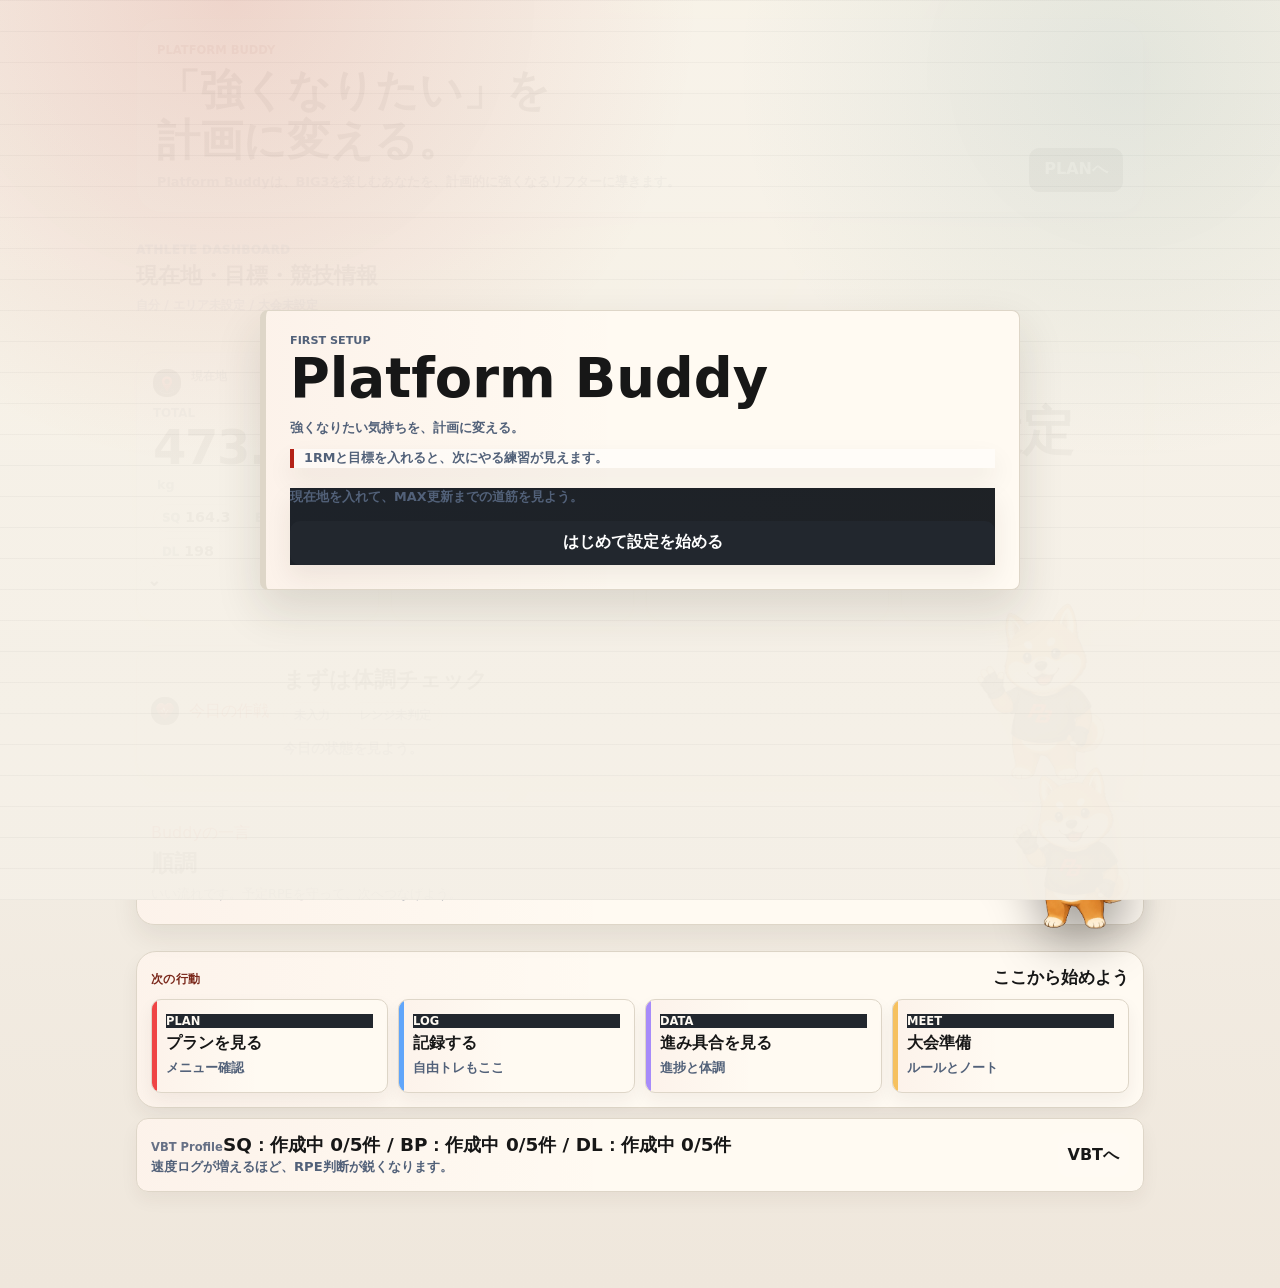
<file: index.html>
<!doctype html>
<html lang="ja">
  <head>
    <meta charset="utf-8">
    <meta name="viewport" content="width=device-width, initial-scale=1, viewport-fit=cover">
    <meta name="theme-color" content="#f4efe6">
    <meta name="apple-mobile-web-app-capable" content="yes">
    <meta name="apple-mobile-web-app-title" content="Platform Buddy">
    <meta name="apple-mobile-web-app-status-bar-style" content="default">
    <title>Platform Buddy</title>
    <link rel="manifest" href="manifest.webmanifest">
    <link rel="preload" as="image" href="home-bg-lite.jpg">
    <link rel="preload" as="image" href="icon-sheet-lite.jpg">
    <link rel="apple-touch-icon" href="apple-touch-icon.png">
    <link rel="stylesheet" href="styles.css?v=183.04.04">
  </head>
  <body>
    <div class="app-shell">
      <header class="topbar">
        <div class="brand-block">
          <h1>Platform Buddy</h1>
          <p class="brand-subtitle">強くなりたい気持ちを、計画に変える。<br>現在地を見て、MAX更新へ進もう。</p>
          <div class="brand-tags" aria-label="アプリのテーマ">
            <span>LOG</span>
            <span>PLAN</span>
            <span>DATA</span>
            <span>MEET</span>
          </div>
        </div>
        <div class="export-actions">
          <button class="text-button compact" id="exportBtn" type="button" aria-label="記録Excelを書き出す" title="記録Excelを書き出す">Log</button>
          <button class="text-button compact" id="exportPlanBtn" type="button" aria-label="12週プランExcelを書き出す" title="12週プランExcelを書き出す">Excel</button>
        </div>
      </header>

      <section class="onboarding-screen hidden" id="onboardingScreen" aria-live="polite">
        <div class="onboarding-card">
          <p class="eyebrow">First Setup</p>
          <h2>Platform Buddy</h2>
          <p class="onboarding-subtitle">強くなりたい気持ちを、計画に変える。</p>
          <p class="onboarding-value">1RMと目標を入れると、次にやる練習が見えます。</p>

          <div class="onboarding-step" data-onboarding-step="intro">
            <p>現在地を入れて、MAX更新までの道筋を見よう。</p>
            <button class="primary-button" type="button" data-onboarding-action="start">はじめて設定を始める</button>
          </div>

          <div class="onboarding-step hidden" data-onboarding-step="goal">
            <h3>まず目的を選んでください</h3>
            <div class="onboarding-goals">
              <button type="button" data-onboarding-goal="big3"><strong>BIG3のMAX更新を狙いたい</strong><span>スクワット・ベンチ・デッドを伸ばす標準ルート</span></button>
              <button type="button" data-onboarding-goal="bench"><strong>ベンチプレスを伸ばしたい</strong><span>ベンチ中心でPRサイクルを始める</span></button>
              <button type="button" data-onboarding-goal="meet"><strong>大会に出てみたい</strong><span>白判定と大会形式を意識して進める</span></button>
              <button type="button" data-onboarding-goal="learn"><strong>まずはパワーリフティングを学びたい</strong><span>低めの頻度でRPEと基礎を覚える</span></button>
            </div>
          </div>

          <div class="onboarding-step hidden" data-onboarding-step="profile">
            <h3>現在地を入力</h3>
            <div class="onboarding-grid">
              <label>トレーニング経験<select id="onboardingExperience">
                <option value="beginner">初心者</option>
                <option value="intermediate">中級者</option>
                <option value="advanced">上級者</option>
              </select></label>
              <label>週あたり練習回数<select id="onboardingDays">
                <option value="3">週3回</option>
                <option value="4" selected>週4回</option>
                <option value="5">週5回</option>
              </select></label>
              <label>競技カテゴリー<select id="onboardingSex">
                <option value="male">男性</option>
                <option value="female">女性</option>
                <option value="">未設定</option>
              </select></label>
              <label>体重<input id="onboardingBodyweight" inputmode="decimal" type="number" min="20" step="0.1" placeholder="例: 83"></label>
              <label>RPE使用経験<select id="onboardingRpeExperience">
                <option value="learning">ほぼ初めて</option>
                <option value="unsure">少し使ったことがある</option>
                <option value="solid">普段から使っている</option>
              </select></label>
              <label>スクワットMAX<input id="onboardingSquatMax" inputmode="decimal" type="number" min="0" step="0.5" placeholder="例: 140"></label>
              <label>ベンチプレスMAX<input id="onboardingBenchMax" inputmode="decimal" type="number" min="0" step="0.5" placeholder="例: 100"></label>
              <label>デッドリフトMAX<input id="onboardingDeadliftMax" inputmode="decimal" type="number" min="0" step="0.5" placeholder="例: 160"></label>
            </div>
            <p class="onboarding-hint">MAXが曖昧でもOK。後から直せます。</p>
            <div class="onboarding-actions">
              <button class="text-button" type="button" data-onboarding-action="back">戻る</button>
              <button class="primary-button" type="button" data-onboarding-action="create">プランを作成</button>
            </div>
          </div>

          <div class="onboarding-step hidden" data-onboarding-step="complete">
            <h3>PRサイクルを作成しました</h3>
            <p>まずはW1 Day1へ。実績を入れると、DATAとRPE補正に反映されます。</p>
            <p class="onboarding-hint">終わったら、更新重量で次のプランへ。</p>
            <button class="primary-button" type="button" data-onboarding-action="finish">W1 Day1へ進む</button>
          </div>

          <div class="onboarding-step hidden" data-onboarding-step="daily">
            <p class="eyebrow">Today's Entry</p>
            <h3>まず体調を見よう</h3>
            <section class="wellness-check-card" id="dailyWellnessCard">
              <div class="wellness-check-head">
                <span>今日のウェルネスチェック</span>
                <strong>今日の方針を決める</strong>
              </div>
              <p>今日の状態を見よう。重さ選びのヒントにします。</p>
              <div class="wellness-grid" aria-label="今日の体調">
                <div class="wellness-field" data-wellness-field="sleep">
                  <span>睡眠</span>
                  <div class="wellness-options">
                    <button type="button" data-wellness-option data-wellness-field="sleep" data-wellness-value="good">良い</button>
                    <button type="button" data-wellness-option data-wellness-field="sleep" data-wellness-value="normal">普通</button>
                    <button type="button" data-wellness-option data-wellness-field="sleep" data-wellness-value="bad">悪い</button>
                  </div>
                </div>
                <div class="wellness-field" data-wellness-field="nutrition">
                  <span>食事・水分</span>
                  <div class="wellness-options">
                    <button type="button" data-wellness-option data-wellness-field="nutrition" data-wellness-value="good">十分</button>
                    <button type="button" data-wellness-option data-wellness-field="nutrition" data-wellness-value="normal">普通</button>
                    <button type="button" data-wellness-option data-wellness-field="nutrition" data-wellness-value="bad">不足</button>
                  </div>
                </div>
                <div class="wellness-field" data-wellness-field="fatigue">
                  <span>疲労・筋肉痛</span>
                  <div class="wellness-options">
                    <button type="button" data-wellness-option data-wellness-field="fatigue" data-wellness-value="good">軽い</button>
                    <button type="button" data-wellness-option data-wellness-field="fatigue" data-wellness-value="normal">普通</button>
                    <button type="button" data-wellness-option data-wellness-field="fatigue" data-wellness-value="bad">重い</button>
                  </div>
                </div>
                <div class="wellness-field" data-wellness-field="pain">
                  <span>関節・痛み</span>
                  <div class="wellness-options">
                    <button type="button" data-wellness-option data-wellness-field="pain" data-wellness-value="good">なし</button>
                    <button type="button" data-wellness-option data-wellness-field="pain" data-wellness-value="normal">少し</button>
                    <button type="button" data-wellness-option data-wellness-field="pain" data-wellness-value="bad">強い</button>
                  </div>
                </div>
                <div class="wellness-field" data-wellness-field="mental">
                  <span>集中・気持ち</span>
                  <div class="wellness-options">
                    <button type="button" data-wellness-option data-wellness-field="mental" data-wellness-value="good">高い</button>
                    <button type="button" data-wellness-option data-wellness-field="mental" data-wellness-value="normal">普通</button>
                    <button type="button" data-wellness-option data-wellness-field="mental" data-wellness-value="bad">低い</button>
                  </div>
                </div>
              </div>
              <div class="wellness-result" id="dailyWellnessResult" aria-live="polite"></div>
              <div class="wellness-actions">
                <button class="text-button compact" type="button" data-wellness-save>今日の状態を保存</button>
              </div>
            </section>
            <div class="daily-entry-head">
              <span>次の行動</span>
              <strong>次に進む場所を選ぼう</strong>
            </div>
            <div class="daily-entry-grid">
              <button type="button" data-onboarding-action="daily-plan"><strong>今日のプランへ</strong><span>今日のメニューへ</span></button>
              <button type="button" data-onboarding-action="daily-log"><strong>トレーニングを記録</strong><span>自由トレもここ</span></button>
              <button type="button" data-onboarding-action="daily-max"><strong>DATAを確認</strong><span>進み具合を見る</span></button>
              <button type="button" data-onboarding-action="daily-meet"><strong>大会準備・ルール確認</strong><span>ルールと準備へ</span></button>
            </div>
            <div class="onboarding-actions">
              <button class="text-button" type="button" data-onboarding-action="restart-first">初回ガイドをもう一度見る</button>
              <button class="text-button" type="button" data-onboarding-action="daily-close">閉じる</button>
            </div>
          </div>
        </div>
      </section>

      <main>
        <section class="panel welcome-panel" id="welcomePanel">
          <div class="section-title welcome-title">
            <div class="welcome-copy">
              <p class="eyebrow">Start</p>
              <h2>はじめてガイド</h2>
            </div>
            <button class="collapse-toggle" id="welcomeCollapseBtn" type="button" aria-label="はじめてガイドを開く" aria-expanded="false">⌄</button>
          </div>
          <p class="collapse-summary" id="welcomeSummary"></p>
          <div class="collapsible-content collapsed" id="welcomePanelContent">
            <div class="start-card-grid" aria-label="目的を選ぶ">
              <button class="start-card recommended" type="button" data-start-action="plan">
                <span>PLAN</span>
                <strong>BIG3のMAX更新を狙いたい</strong>
                <small>現在1RMからPRサイクルを作ります。</small>
              </button>
              <button class="start-card" type="button" data-start-action="log">
                <span>LOG</span>
                <strong>今日のトレーニングを記録したい</strong>
                <small>今日の1セットを残そう。</small>
              </button>
              <button class="start-card" type="button" data-start-action="meet">
                <span>MEET</span>
                <strong>パワーリフティング大会に出てみたい</strong>
                <small>白判定と準備を確認。</small>
              </button>
            </div>
            <div class="start-guide" id="startGuide" aria-live="polite"></div>
          </div>
        </section>

        <section class="meet-prep-announcement hidden" id="meetPrepAnnouncement" role="button" tabindex="0" data-view-target="knowledge" aria-label="大会準備へ進む"></section>

        <section class="panel athlete-panel">
          <div class="section-title">
            <div>
              <p class="eyebrow">Athlete</p>
              <h2 id="currentAthleteName">自分</h2>
            </div>
            <div class="athlete-actions">
              <button class="text-button" id="addAthleteBtn" type="button">選手追加</button>
              <button class="text-button danger" id="deleteAthleteBtn" type="button">選手削除</button>
              <button class="collapse-toggle" id="profileCollapseBtn" type="button" aria-label="プロフィールを開く" aria-expanded="false">⌄</button>
            </div>
          </div>
          <p class="collapse-summary" id="profileSummary"></p>
          <section class="athlete-dashboard" id="athleteDashboard" aria-live="polite"></section>
          <div class="collapsible-content collapsed" id="profilePanelContent">
            <div class="athlete-strip" id="athleteStrip" aria-label="選手一覧"></div>
            <div class="profile-grid">
              <label>
                性別
                <select id="sexInput">
                  <option value="">未設定</option>
                  <option value="male">男性</option>
                  <option value="female">女性</option>
                </select>
              </label>
              <label>
                体重
                <input id="bodyweightInput" inputmode="decimal" type="number" min="0" step="0.1" placeholder="kg">
              </label>
              <label>
                体重階級
                <select id="weightClassInput"></select>
              </label>
              <label>
                都道府県
                <select id="prefectureInput"></select>
              </label>
              <label>
                試合予定
                <input id="meetDateInput" type="date">
              </label>
            </div>
            <section class="association-guide" id="associationGuide"></section>
          </div>
        </section>

        <section class="wellness-floating" id="wellnessFloating" aria-live="polite"></section>

        <section class="guide-mode-bar" aria-label="表示モード">
          <div>
            <span>ガイド<br>モード</span>
            <small id="guideModeDescription">短いガイドを表示</small>
          </div>
          <button class="guide-mode-toggle" id="guideModeBtn" type="button" aria-pressed="true">
            オン
          </button>
        </section>

        <nav class="tabbar" aria-label="メイン画面">
          <button class="tab active" type="button" data-view="home">HOME</button>
          <button class="tab" type="button" data-view="plan">PLAN</button>
          <button class="tab" type="button" data-view="log">LOG</button>
          <button class="tab" type="button" data-view="vbt">VBT</button>
          <button class="tab" type="button" data-view="analysis">DATA</button>
          <button class="tab" type="button" data-view="knowledge">MEET</button>
        </nav>

        <section class="view active" id="homeView">
          <section class="home-dashboard" id="homeDashboard" aria-live="polite"></section>
          <section class="home-vbt-card pb-compact-card" id="homeVbtCard" aria-live="polite"></section>
        </section>

        <section class="view" id="logView">
          <section class="log-command-panel" id="logCommandPanel"></section>
          <form class="panel log-form" id="logForm">
            <div class="section-title">
              <div>
                <p class="eyebrow">Free Log</p>
                <h2>自由トレーニング記録</h2>
              </div>
              <input id="dateInput" type="date" required>
            </div>
            <p class="screen-note">自由トレや補助種目を残そう。</p>

            <div class="form-row">
              <label>
                カテゴリ
                <select id="categorySelect"></select>
              </label>
              <label>
                種目
                <select id="exerciseSelect"></select>
              </label>
            </div>

            <label id="customExerciseLabel" class="hidden">
              種目名
              <input id="customExerciseInput" type="text" placeholder="例: スパニッシュスクワット">
            </label>

            <section id="alternativePanel" class="alternative-panel hidden" aria-live="polite"></section>

            <label class="set-count-label">
              セット数
              <input id="setsInput" inputmode="numeric" type="number" min="1" max="20" step="1" value="1" required>
            </label>

            <section class="set-detail-panel" id="setDetailPanel">
              <div class="set-detail-head">
                <div>
                  <h3>セット入力</h3>
                  <p class="screen-note set-copy-note">Set1を下へコピーできます。</p>
                </div>
                <button class="text-button compact" id="fillSetRowsBtn" type="button">Set1を下へコピー</button>
              </div>
              <div class="set-rows" id="setRows"></div>
            </section>

            <label>
              メモ
              <textarea id="noteInput" rows="3" placeholder="フォーム、痛み、疲労感、狙いなど"></textarea>
            </label>

            <button class="primary-button" type="submit">記録する</button>
          </form>

          <section class="quick-stats" id="quickStats"></section>
          <section class="panel compact-panel">
            <div class="section-title">
              <div>
                <p class="eyebrow">Log Archive</p>
                <h2>履歴・データ管理</h2>
              </div>
              <button class="text-button" type="button" data-view-target="history">開く</button>
            </div>
            <p class="screen-note">履歴、バックアップ、Excelはここ。</p>
          </section>
        </section>

        <section class="view" id="vbtView">
          <section class="vbt-dashboard-section pb-section" aria-labelledby="vbtDashboardTitle">
            <div class="vbt-page-head">
              <div>
                <p class="eyebrow">VBT Studio</p>
                <h2 id="vbtDashboardTitle">RPEと速度で、自分の基準を作る</h2>
              </div>
              <p>RPEと速度を記録し、あなた専用の速度プロフィールを育てる。</p>
            </div>
            <div class="vbt-dashboard-grid pb-grid" id="vbtDashboard"></div>
          </section>

          <div class="vbt-main-layout">
            <div class="vbt-work-column">
          <section class="vbt-quick-section pb-section">
            <div class="video-check-head"><strong>Quick Action</strong><small>次にやること</small></div>
            <div class="vbt-quick-actions pb-action-row">
              <button class="primary-button" id="videoAddModeBtn" type="button">新しい動画</button>
              <button class="text-button" id="vbtQuickMeasureBtn" type="button">最新を測定</button>
              <button class="text-button" id="videoLibraryModeBtn" type="button">ライブラリ</button>
              <button class="text-button" id="vbtQuickCompareBtn" type="button">2本比較</button>
            </div>
          </section>

          <section class="panel video-note-panel" id="videoNotePanel">
            <div class="section-title">
              <div>
                <p class="eyebrow">VBT Workspace</p>
                <h2>動画と測定</h2>
              </div>
            </div>
            <div class="video-note-body" id="videoNoteBody">
              <form class="video-note-form hidden" id="videoNoteForm">
                <label class="video-file-label">
                  動画ファイル
                  <input id="videoFileInput" type="file" accept="video/*" required>
                </label>
                <video class="video-note-preview hidden" id="videoNotePreview" controls playsinline preload="metadata"></video>
                <div class="video-note-form-grid">
                  <label>種目
                    <select id="videoLiftInput">
                      <option value="SQ">SQ スクワット</option>
                      <option value="BP">BP ベンチプレス</option>
                      <option value="DL">DL デッドリフト</option>
                      <option value="OTHER">その他</option>
                    </select>
                  </label>
                  <label>日付<input id="videoDateInput" type="date" required></label>
                  <label>重量 kg<input id="videoWeightInput" inputmode="decimal" type="number" min="0" step="0.5"></label>
                  <label>RPE<input id="videoRpeInput" inputmode="decimal" type="number" min="1" max="10" step="0.5"></label>
                  <label>セット種別
                    <select id="videoSetTypeInput">
                      <option value="Top">Top</option>
                      <option value="Back">Back</option>
                      <option value="補助">補助</option>
                      <option value="試技">試技</option>
                      <option value="自由">自由</option>
                    </select>
                  </label>
                </div>
                <details class="pb-accordion">
                  <summary>保存について</summary>
                  <p class="video-storage-note">動画はこの端末内に保存されます。元動画も端末に残してください。</p>
                </details>
                <div class="video-form-actions">
                  <button class="primary-button" type="submit">保存して測定</button>
                  <span id="videoStorageStatus" aria-live="polite"></span>
                </div>
              </form>

              <section class="video-library" id="videoLibrary">
                <div class="video-check-head"><strong>VBT Library</strong><small>直近3件</small></div>
                <div class="video-library-tools hidden" id="videoLibraryTools">
                  <label>種目
                    <select id="videoFilterLift">
                      <option value="ALL">すべて</option>
                      <option value="SQ">SQ</option>
                      <option value="BP">BP</option>
                      <option value="DL">DL</option>
                      <option value="OTHER">その他</option>
                    </select>
                  </label>
                  <label>並び順
                    <select id="videoSortOrder">
                      <option value="new">新しい順</option>
                      <option value="old">古い順</option>
                    </select>
                  </label>
                  <button class="text-button" id="videoCompareBtn" type="button" disabled>2本を比較</button>
                </div>
                <div class="video-compare-view hidden" id="videoCompareView"></div>
                <div class="video-library-grid" id="videoLibraryGrid"></div>
                <button class="text-button vbt-library-all" id="videoLibraryAllBtn" type="button">すべて見る</button>
              </section>
            </div>
          </section>

            </div>
            <aside class="vbt-insight-column">
          <section class="vbt-profile-summary pb-section" id="vbtProfileSummary"></section>

          <details class="pb-accordion vbt-detail-section">
            <summary>個人速度プロフィール</summary>
            <div class="vbt-profile-details" id="vbtProfileDetails"></div>
          </details>
          <details class="pb-accordion vbt-detail-section">
            <summary>RPEと速度の見方</summary>
            <p class="vbt-detail-lead">速度はRPEを補正する材料です。</p>
            <div class="vbt-learning-body">
              <p>同じ重量でも最終レップ速度が落ちれば、余力が少ない可能性があります。種目や撮影条件による差もあるため、個人内で比べます。</p>
              <ul>
                <li>RPE7は、あと3回ほどできる感覚が目安</li>
                <li>速度とRPEがずれた日は、疲労やフォームを確認</li>
                <li>同じ条件の記録が増えるほど判断しやすくなる</li>
              </ul>
            </div>
          </details>
          <details class="pb-accordion vbt-detail-section">
            <summary>Platform BuddyのVBTについて</summary>
            <p class="vbt-detail-lead">セット後に、過去の自分と比較するログ型VBTです。</p>
            <div class="vbt-learning-body">
              <p>専用VBTデバイスのようなリアルタイム測定ではありません。動画・RPE・速度をまとめて残し、「自分の@8は何m/sか」という個人基準を育てます。</p>
              <ul>
                <li>同じ種目・重量・回数・RPEで比較する</li>
                <li>記録が増えるほど個人プロフィールを優先する</li>
                <li>異常値や低信頼度の測定は平均から除外する</li>
              </ul>
            </div>
          </details>
          <details class="pb-accordion vbt-detail-section">
            <summary>測定時の注意</summary>
            <p class="vbt-detail-lead">同じ撮影条件で比べることが大切です。</p>
            <div class="vbt-learning-body">
              <p>カメラ位置、プレート径、緑枠の位置が変わると速度も変わります。</p>
              <ul>
                <li>カメラは横方向に固定</li>
                <li>1レップでも複数レップでも解析可能</li>
                <li>種目ごとのスタート位置でプレートを囲む</li>
                <li>最終レップ挙上速度をRPE比較に使う</li>
              </ul>
            </div>
          </details>
          <details class="pb-accordion vbt-detail-section">
            <summary>学習カード</summary>
            <div class="vbt-learning-grid">
              <article class="vbt-learning-card"><strong>RPE7とは？</strong><p>競技フォームを保ったまま、あと3回ほどできる余力が目安です。</p></article>
              <article class="vbt-learning-card"><strong>最終レップを見る理由</strong><p>セット内の速度低下から、その日の疲労を捉えやすくなります。</p></article>
              <article class="vbt-learning-card"><strong>速度低下20%</strong><p>疲労が進んだ目安です。目的に合わせてセット継続を判断します。</p></article>
              <article class="vbt-learning-card"><strong>測定がぶれる理由</strong><p>撮影角度、影、プレート径、測定範囲をそろえて比較します。</p></article>
              <article class="vbt-learning-card"><strong>軌跡を確認する</strong><p>軌跡がプレートから外れたら、緑枠と動画範囲を見直します。</p></article>
            </div>
          </details>
          <details class="pb-accordion vbt-detail-section">
            <summary>プレート追跡の使い方</summary>
            <p class="vbt-detail-lead">スタート位置のプレートを囲み、各レップを解析します。</p>
            <div class="vbt-learning-body">
              <ul>
                <li>SQは立位、BPはラックアップ後トップ、DLは床から開始</li>
                <li>緑枠をスタート位置のプレート外周に合わせる</li>
                <li>下降速度と挙上速度をレップごとに表示</li>
              </ul>
            </div>
          </details>
          <section class="pb-section vbt-caution-card">
            <div class="video-check-head"><strong>測定時の注意</strong><small>比較条件をそろえる</small></div>
            <p>同じ種目・同じ角度・同じプレートで比較してください。VBTは推定値で、医療・安全判断を代替しません。</p>
          </section>
            </aside>
          </div>
        </section>

        <section class="view" id="analysisView">
          <section class="panel">
            <div class="section-title">
              <div>
                <p class="eyebrow">Trend</p>
                <h2>種目別 e1RM</h2>
              </div>
              <select id="chartLiftSelect" aria-label="グラフ種目"></select>
            </div>
            <canvas id="trendChart" width="720" height="360" aria-label="推定1RMグラフ"></canvas>
          </section>

          <section class="panel weekly-data-panel">
            <div class="section-title">
              <div>
                <p class="eyebrow">Weekly Data</p>
                <h2>今週の進捗</h2>
              </div>
            </div>
            <p class="screen-note">直近7日の流れをまとめて見よう。</p>
            <div class="weekly-data-summary" id="weeklyDataSummary"></div>
            <canvas id="weeklyDataChart" width="720" height="320" aria-label="週間の体調とトレーニング負荷グラフ"></canvas>
          </section>

          <section class="metric-grid" id="metricGrid"></section>

          <section class="panel vbt-data-summary" id="vbtDataSummary" aria-live="polite"></section>

          <section class="panel academy-evaluation-panel">
            <div class="section-title">
              <div>
                <p class="eyebrow">Buddy Review</p>
                <h2>Buddyコメント</h2>
              </div>
            </div>
            <p class="screen-note">伸び方を見て、次の一手を決めよう。</p>
            <div class="academy-evaluation-list" id="academyEvaluation"></div>
          </section>
        </section>

        <section class="view" id="planView">
          <section class="panel">
            <div class="section-title">
              <div>
                <p class="eyebrow">This Week</p>
                <h2 id="cyclePhaseTitle">今週の目的</h2>
              </div>
              <div class="week-actions">
                <button class="text-button" id="prevWeekBtn" type="button">前週へ</button>
                <button class="text-button" id="nextWeekBtn" type="button">次週へ</button>
              </div>
            </div>
            <p class="cycle-note" id="cyclePhaseNote"></p>
            <section class="rpe-coach-card" id="rpeCoachCard"></section>
            <div class="plan-list" id="planList"></div>
          </section>

          <section class="panel plan-context-panel" id="planContextPanel">
            <div class="section-title">
              <div>
                <p class="eyebrow">This Week</p>
                <h2 id="planContextTitle">今週の文脈</h2>
              </div>
              <button class="collapse-toggle" id="planContextCollapseBtn"
                type="button"
                aria-label="今週の文脈を開く"
                aria-expanded="false">⌄</button>
            </div>
            <p class="collapse-summary" id="planContextSummary"></p>
            <div class="collapsible-content collapsed" id="planContextContent">
              <div class="plan-context-grid" id="planContextGrid"></div>
            </div>
          </section>

          <section class="panel buddy-method-panel hidden">
            <div class="section-title">
              <div>
                <p class="eyebrow">Buddy Method</p>
                <h2>Buddyメソッドとは？</h2>
              </div>
              <button class="collapse-toggle" id="buddyMethodCollapseBtn" type="button" aria-label="Buddyメソッドとは？を開く" aria-expanded="false">▾</button>
            </div>
            <p class="collapse-summary" id="buddyMethodSummary"></p>
            <div class="collapsible-content" id="buddyMethodPanelContent">
              <p class="screen-note">RPEと疲労を見ながら、PRへ進むサイクルです。</p>
              <details class="program-disclaimer method-disclaimer-details">
                <summary>注意を見る</summary>
                <p>万能メニューではありません。体調とRPEで調整します。</p>
              </details>
              <div class="method-level-grid">
                <article>
                  <span>Lv1</span>
                  <strong>標準 / 初中級者向け</strong>
                  <p>RPE感覚と完走を重視。後半の成功率を作ります。</p>
                </article>
                <article>
                  <span>Lv2</span>
                  <strong>実戦寄り / 中級者向け</strong>
                  <p>RPEと%1RMを併用。週内に強弱を作ります。</p>
                </article>
                <article>
                  <span>Rebuild</span>
                  <strong>大会後リビルド16週</strong>
                  <p>大会後・高疲労・停滞・ブランク明けに、Lv1 Resetで整えてからLv2へ進む再準備プランです。</p>
                </article>
              </div>
            </div>
          </section>
          <section class="panel cycle-setup-panel" id="cycleSetupPanel"></section>
          <section class="panel cycle-panel">
            <div class="section-title">
              <div>
                <p class="eyebrow">PR Cycle</p>
                <h2>PRサイクル設計</h2>
              </div>
              <div class="plan-actions">
                  <button class="collapse-toggle" id="cycleCollapseBtn" type="button" aria-label="PRサイクル設計を開く" aria-expanded="false">▾</button>
                <button class="text-button" id="saveCycleBtn" type="button">保存</button>
              </div>
            </div>
            <p class="collapse-summary" id="cycleSummary"></p>
            <div class="collapsible-content collapsed" id="cyclePanelContent">
              <p class="screen-note">方式、週数、頻度を選ぼう。</p>
              <div class="cycle-grid cycle-basic-grid">
                <label>
                  プラン対象
                  <select id="planTargetInput">
                    <option value="big3">BIG3</option>
                    <option value="bench_only">ベンチプレスのみ</option>
                  </select>
                </label>
                <label>
                  週数
                  <select id="cycleLengthInput">
                    <option value="3">3週</option>
                    <option value="4">4週</option>
                    <option value="6">6週</option>
                    <option value="8">8週</option>
                    <option value="10">10週</option>
                    <option value="12">12週</option>
                  </select>
                </label>
                <label>
                  週あたり
                  <select id="daysPerWeekInput">
                    <option value="3">週3回</option>
                    <option value="4">週4回</option>
                    <option value="5">週5回</option>
                  </select>
                </label>
              </div>
              <section class="cycle-basic-maxes">
                <div>
                  <h3>現在1RM</h3>
                  <p>必要ならここで修正。</p>
                </div>
                <div class="max-grid">
                  <label>
                    SQ 現在1RM
                    <input id="squatMaxInput" inputmode="decimal" type="number" min="0" step="2.5" placeholder="kg">
                  </label>
                  <label>
                    BP 現在1RM
                    <input id="benchMaxInput" inputmode="decimal" type="number" min="0" step="2.5" placeholder="kg">
                  </label>
                  <label>
                    DL 現在1RM
                    <input id="deadliftMaxInput" inputmode="decimal" type="number" min="0" step="2.5" placeholder="kg">
                  </label>
                </div>
              </section>
              <details class="cycle-settings-details">
                <summary>
                  <span>
                    <strong>詳しく設定する</strong>
                    <small>方式・補助種目量・重点種目・経験レベル・設備</small>
                  </span>
                </summary>
                <div class="cycle-settings-details-body">
                  <div class="cycle-grid cycle-detail-grid">
                    <label>
                      プラン方式
                      <select id="programMethodInput">
                        <option value="platform">Buddyメソッド Lv1（標準）</option>
                        <option value="platform_level2">Buddyメソッド Lv2（実戦寄り）</option>
                        <option value="rebuild16">Buddy Rebuild 16（大会後リビルド）</option>
                        <option value="hps">HPS（BP向き）</option>
                        <option value="531">5/3/1（長期型）</option>
                        <option value="smolov_jr">Smolov Jr.（SQ/BP高負荷）</option>
                      </select>
                    </label>
                    <label>
                      補助種目量
                      <select id="accessoryVolumeInput">
                        <option value="low">少なめ</option>
                        <option value="normal">普通</option>
                        <option value="high">多め</option>
                      </select>
                    </label>
                    <label>
                      重点種目
                      <select id="priorityLiftInput">
                        <option value="total">トータル重視</option>
                        <option value="squat">スクワット重視</option>
                        <option value="bench">ベンチ重視</option>
                        <option value="deadlift">デッドリフト重視</option>
                      </select>
                    </label>
                    <label>
                      経験レベル
                      <select id="experienceLevelInput">
                        <option value="beginner">初心者</option>
                        <option value="intermediate">中級者</option>
                        <option value="advanced">上級者</option>
                      </select>
                    </label>
                  </div>
                  <p class="cycle-method-note" id="cycleMethodNote"></p>
                  <section class="program-method-guide" id="programMethodGuide"></section>
                  <p class="program-disclaimer" id="programDisclaimer"></p>
                  <section class="facility-panel">
                    <div class="facility-head">
                      <div>
                        <h3>設備依存種目</h3>
                        <p>使える設備だけチェック。</p>
                      </div>
                      <button class="collapse-toggle" id="facilityCollapseBtn" type="button" aria-label="設備依存種目を閉じる" aria-expanded="true">▴</button>
                    </div>
                    <p class="collapse-summary" id="facilitySummary"></p>
                    <div class="facility-grid collapsible-content" id="facilityGrid"></div>
                  </section>
                </div>
              </details>
              <div class="projection-grid" id="projectionGrid"></div>
            </div>
          </section>
        </section>

        <section class="view" id="knowledgeView">
          <section class="meet-command-panel" id="meetCommandPanel" aria-label="MEET大会準備サマリー"></section>
          <section class="panel meet-main-panel">
            <div class="section-title">
              <div>
                <p class="eyebrow">Meet Tools</p>
                <h2>大会準備ツール</h2>
              </div>
            </div>
            <p class="screen-note meet-screen-note">大会準備、ルール、ノートをここで確認。</p>
            <details class="meet-prep-checklist" id="meetPrepChecklist">
              <summary class="meet-checklist-summary">
                <span>
                  <span class="eyebrow">Meet Checklist</span>
                  <strong id="meetPrepChecklistTitle">大会1か月前から確認すること</strong>
                  <small>持ち物・ルール・検量・移動</small>
                </span>
              </summary>
              <p class="meet-rule-note">チェックは、大会当日に考えることを減らす準備です。少しずつ潰して、試技に集中しよう。</p>
              <div class="meet-checklist-grid"></div>
            </details>
            <section class="meet-note-panel" aria-labelledby="meetNoteTitle">
              <div class="section-title">
                <div>
                  <p class="eyebrow">Meet Notebook</p>
                  <h3 id="meetNoteTitle">大会ノート</h3>
                </div>
                <button class="collapse-toggle" id="meetNoteCollapseBtn" type="button" aria-label="大会ノートを開く" aria-expanded="false">▾</button>
              </div>
              <p class="collapse-summary" id="meetNoteSummary"></p>
              <div class="collapsible-content" id="meetNotePanelContent">
                <p class="screen-note">9本の結果、赤、次回課題を残そう。</p>
                <form class="meet-note-form" id="meetNoteForm">
                  <div class="input-grid">
                    <label>
                      大会名
                      <input id="meetNameInput" type="text" maxlength="60" placeholder="例：春季県大会">
                    </label>
                    <label>
                      大会日
                      <input id="meetReviewDateInput" type="date">
                    </label>
                    <label>
                      階級
                      <input id="meetReviewWeightClassInput" type="text" maxlength="20" placeholder="例：83kg級">
                    </label>
                    <label>
                      検量体重
                      <input id="meetReviewBodyweightInput" inputmode="decimal" type="number" min="0" step="0.1" placeholder="kg">
                    </label>
                    <label>
                      トータル
                      <input id="meetReviewTotalInput" inputmode="decimal" type="number" min="0" step="2.5" placeholder="kg">
                    </label>
                  </div>
                  <p class="meet-rule-note">赤判定は赤1〜3で記録。最終判断は公式と当日の説明を優先。</p>
                  <div class="meet-attempt-grid" id="meetAttemptGrid"></div>
                  <div class="input-grid">
                    <label>
                      自己感想
                      <textarea id="meetSelfInput" rows="3" placeholder="例：初出場で緊張したが、第二試技から落ち着けた"></textarea>
                    </label>
                    <label>
                      良かった点
                      <textarea id="meetGoodInput" rows="3" placeholder="例：第一試技は落ち着いて白を取れた"></textarea>
                    </label>
                    <label>
                      次回への課題
                      <textarea id="meetIssueInput" rows="3" placeholder="例：スクワットの深さ、ベンチの静止を練習する"></textarea>
                    </label>
                  </div>
                  <button class="primary-button" type="submit">大会ノートを保存</button>
                </form>
                <div class="meet-review-preview" id="meetReviewPreview"></div>
                <div class="meet-note-list" id="meetNoteList"></div>
              </div>
            </section>
            <section class="quiz-panel" aria-labelledby="quizTitle">
              <div class="quiz-head">
                <div>
                  <p class="eyebrow">White Lights</p>
                  <h3 id="quizTitle">白判定クイズ｜3択で覚えるルール</h3>
                </div>
                <button class="collapse-toggle" id="quizCollapseBtn" type="button" aria-label="白判定クイズを開く" aria-expanded="false">▾</button>
              </div>
              <p class="collapse-summary" id="quizSummary"></p>
              <div class="collapsible-content" id="quizPanelContent">
                <div id="quizApp"></div>
              </div>
            </section>
            <details class="knowledge-library">
              <summary class="knowledge-library-summary">
                <span>
                  <span class="eyebrow">Learn as you lift</span>
                  <strong>用語を調べる</strong>
                  <small>RPE、プログラム、大会用語</small>
                </span>
              </summary>
              <div class="knowledge-library-body">
                <div class="knowledge-grid">
              <article class="knowledge-card official-rules-card">
                <span>公式情報</span>
                <h3>公式ルール</h3>
                <p>本アプリは学習・記録補助です。最終判断は公式ルール、大会要項、当日の指示を優先してください。</p>
                <div class="rule-links">
                  <a href="https://www.powerlifting.sport/rules/codes/info/technical-rules" target="_blank" rel="noopener">IPF技術規則ページを見る</a>
                  <a href="https://www.jpa-powerlifting.or.jp/rules-members.php" target="_blank" rel="noopener">JPAルール関連ページを見る</a>
                </div>
              </article>
              <article class="knowledge-card">
                <span>強度管理</span>
                <h3>RPE</h3>
                <p>そのセットがどれくらい限界に近かったかを表す主観指標です。最初から正確に当てるものではなく、記録と動画確認を通して育てる感覚として扱います。</p>
              </article>
              <article class="knowledge-card">
                <span>強度管理</span>
                <h3>RIR</h3>
                <p>Platform Buddyでは「競技フォームを保ったまま、あと何回できそうか」と定義します。深さ、止め、ロックアウト、バー軌道が崩れる余力は多く数えません。</p>
              </article>
              <article class="knowledge-card">
                <span>強度管理</span>
                <h3>RPE自信度</h3>
                <p>実績RPEにどれくらい自信があるかの自己申告です。迷うこと自体が悪いのではなく、次回の観察ポイントを作るための学習メモです。</p>
              </article>
              <article class="knowledge-card">
                <span>強度管理</span>
                <h3>e1RM</h3>
                <p>実施重量と回数から推定する1RMです。日々の調子やフォーム差もあるため、絶対値ではなく傾向として見ます。</p>
              </article>
              <article class="knowledge-card">
                <span>強度管理</span>
                <h3>オーバーシュート</h3>
                <p>予定より重く、またはRPEが高くなりすぎることです。強くなった証拠ではなく、疲労管理を崩す原因になることがあります。</p>
              </article>
              <article class="knowledge-card">
                <span>強度管理</span>
                <h3>アンダーシュート</h3>
                <p>予定より軽すぎる、またはRPEが低すぎることです。回復が良い日は次回以降に少しだけ重量を足す判断材料になります。</p>
              </article>
              <article class="knowledge-card">
                <span>強度管理</span>
                <h3>主観強度</h3>
                <p>重量そのものではなく、その日の体感で見た重さです。同じ180kgでも、睡眠や疲労でRPEは変わります。</p>
              </article>
              <article class="knowledge-card">
                <span>強度管理</span>
                <h3>絶対強度</h3>
                <p>実際に持った重量そのものです。競技では大切ですが、毎回これだけを追うと疲労管理が難しくなります。</p>
              </article>
              <article class="knowledge-card">
                <span>強度管理</span>
                <h3>%1RM</h3>
                <p>現在の1RMに対する割合です。80%なら1RMの8割。RPEと合わせると、重さと体感のズレを見やすくなります。</p>
              </article>
              <article class="knowledge-card">
                <span>強度管理</span>
                <h3>レップPR</h3>
                <p>同じ重量で過去より多く挙げる、または同じ回数を重くする更新です。MAX挑戦前の成長確認として役立ちます。</p>
              </article>
              <article class="knowledge-card">
                <span>プログラム</span>
                <h3>トップセット</h3>
                <p>その日の中心になる一番重いセットです。重さを確認しつつ、予定RPEを超えないことが大切です。</p>
              </article>
              <article class="knowledge-card">
                <span>プログラム</span>
                <h3>バックオフ</h3>
                <p>トップセット後に少し重量を落として行う反復です。フォームと必要な練習量を積む役割があります。</p>
              </article>
              <article class="knowledge-card">
                <span>プログラム</span>
                <h3>Training Max</h3>
                <p>実際のMAXより低めに設定するトレーニング用MAXです。5/3/1系では安全に積むための基準になります。</p>
              </article>
              <article class="knowledge-card">
                <span>プログラム</span>
                <h3>ボリューム</h3>
                <p>練習量のことです。重量、回数、セット数で決まり、伸びる刺激にも疲労にもなるため、増やしすぎない管理が重要です。</p>
              </article>
              <article class="knowledge-card">
                <span>プログラム</span>
                <h3>強度</h3>
                <p>最大重量に対してどれくらい重いかを表します。高強度は競技動作に近い一方、疲労が大きくなりやすいです。</p>
              </article>
              <article class="knowledge-card">
                <span>プログラム</span>
                <h3>頻度</h3>
                <p>週あたりの練習回数です。増やす時は回復も見よう。</p>
              </article>
              <article class="knowledge-card">
                <span>プログラム</span>
                <h3>特異性</h3>
                <p>伸ばしたい動作に近い練習ほど、その競技力に直結しやすいという考え方です。BIG3はBIG3で練習する意味があります。</p>
              </article>
              <article class="knowledge-card">
                <span>プログラム</span>
                <h3>バリエーション種目</h3>
                <p>ポーズ、テンポ、ハイバーなど、競技種目に近い派生種目です。弱点補強やフォーム修正に使います。</p>
              </article>
              <article class="knowledge-card">
                <span>プログラム</span>
                <h3>アクセサリー種目</h3>
                <p>BIG3を支える筋量や弱点を補う補助種目です。主役ではなく、競技練習を助ける脇役として量を調整します。</p>
              </article>
              <article class="knowledge-card">
                <span>プログラム</span>
                <h3>テクニック練習</h3>
                <p>限界まで追い込む練習ではなく、同じフォームを再現するための練習です。軽めの日にも大きな意味があります。</p>
              </article>
              <article class="knowledge-card">
                <span>周期化</span>
                <h3>蓄積期</h3>
                <p>フォーム再現性、練習量、RPE感覚を作る時期です。表示重量を追うより、予定RPEに合わせる練習をします。</p>
              </article>
              <article class="knowledge-card">
                <span>周期化</span>
                <h3>強化期</h3>
                <p>蓄積期で作った土台を、より競技重量に近い練習へつなげる時期です。重さを上げつつ、失敗を増やさないことが大切です。</p>
              </article>
              <article class="knowledge-card">
                <span>周期化</span>
                <h3>ピーキング</h3>
                <p>PRや試合に向けて疲労を抑えながら重さに慣れる時期です。量を減らし、成功率と精度を高めます。</p>
              </article>
              <article class="knowledge-card">
                <span>周期化</span>
                <h3>デロード</h3>
                <p>意図的に練習量や強度を落として回復する週です。サボりではなく、次の高重量練習を成立させる準備です。</p>
              </article>
              <article class="knowledge-card">
                <span>周期化</span>
                <h3>現在地チェック</h3>
                <p>蓄積期後に疲労を抜いて行う確認週です。限界MAXを狙うのではなく、後半へ進むための再現性とRPE感覚を確認します。</p>
              </article>
              <article class="knowledge-card">
                <span>周期化</span>
                <h3>休養ブロック</h3>
                <p>現在地チェックや大会想定前に3日程度の休養を入れる考え方です。疲労を抜き、重い重量の成功率を高めます。</p>
              </article>
              <article class="knowledge-card">
                <span>周期化</span>
                <h3>テーパリング</h3>
                <p>大会やMAX測定前に練習量を落として疲労を抜く調整です。強くなる練習ではなく、強さを出す準備です。</p>
              </article>
              <article class="knowledge-card">
                <span>周期化</span>
                <h3>フィットネスと疲労</h3>
                <p>練習で体力は上がりますが、同時に疲労も溜まります。ピーキングでは体力を残しながら疲労を減らすことを狙います。</p>
              </article>
              <article class="knowledge-card">
                <span>周期化</span>
                <h3>非線形</h3>
                <p>毎回まっすぐ重くするのではなく、週内で重い日・軽い日を作る考え方です。中級者以降の疲労管理に役立ちます。</p>
              </article>
              <article class="knowledge-card">
                <span>周期化</span>
                <h3>オートレギュレーション</h3>
                <p>その日の体調やRPEに合わせて重量や量を微調整する考え方です。予定を守るために、あえて重量を下げる判断も含みます。</p>
              </article>
              <article class="knowledge-card">
                <span>試合</span>
                <h3>試技形式</h3>
                <p>スクワット、ベンチプレス、デッドリフトを大会と同じ順番で確認する形式です。最終週は通常練習ではなく試技練習として扱います。</p>
              </article>
              <article class="knowledge-card">
                <span>試合</span>
                <h3>白9本</h3>
                <p>スクワット、ベンチ、デッドリフトの全試技を成功させる考え方です。Platform BuddyのPR週も成功率を重視します。</p>
              </article>
              <article class="knowledge-card">
                <span>試合</span>
                <h3>第一試技</h3>
                <p>必ず成功させたい入りの重量です。練習で何度も安定して挙がる重量を選び、試合の流れを作ります。</p>
              </article>
              <article class="knowledge-card">
                <span>試合</span>
                <h3>第二試技</h3>
                <p>トータルを作るための重量です。第三試技に挑戦を残せるよう、欲張りすぎない設定が基本になります。</p>
              </article>
              <article class="knowledge-card">
                <span>試合</span>
                <h3>第三試技</h3>
                <p>PRや順位を狙う試技です。第一、第二を成功させたうえで、その日の状態に合わせて攻めます。</p>
              </article>
              <article class="knowledge-card">
                <span>試合</span>
                <h3>オープナー</h3>
                <p>第一試技のことです。緊張しても成功できる重量を選び、白判定で試合を始めるための入口になります。</p>
              </article>
              <article class="knowledge-card">
                <span>試合</span>
                <h3>コール</h3>
                <p>主審の合図です。スクワット、ベンチ、デッドリフトで必要な合図が違うため、普段から待つ練習が必要です。</p>
              </article>
              <article class="knowledge-card">
                <span>試合</span>
                <h3>赤判定</h3>
                <p>試技が失敗と判定されることです。力不足だけでなく、深さ、静止、コール無視、下ろし方でも起こります。</p>
              </article>
              <article class="knowledge-card">
                <span>試合</span>
                <h3>検量</h3>
                <p>大会当日に体重階級を確認する手続きです。時間や方法は大会要項で確認し、補給計画も含めて準備します。</p>
              </article>
              <article class="knowledge-card">
                <span>試合</span>
                <h3>ラック高</h3>
                <p>スクワットやベンチで使うラックの高さです。大会当日に迷わないよう、普段から自分の高さを記録しておくと安心です。</p>
              </article>
              <article class="knowledge-card">
                <span>試合</span>
                <h3>セコンド</h3>
                <p>大会中に重量選択や準備を助けるサポート役です。個人参加でも、事前に流れを決めておくと落ち着きます。</p>
              </article>
              <article class="knowledge-card">
                <span>試合</span>
                <h3>アップ計画</h3>
                <p>第一試技へ向けたウォームアップ重量と時間配分です。早すぎても遅すぎても焦るため、事前に流れを作ります。</p>
              </article>
              <article class="knowledge-card">
                <span>試合</span>
                <h3>試技申請</h3>
                <p>次に挑戦する重量を大会側へ出すことです。時間制限があるため、第二・第三の候補を事前に考えておきます。</p>
              </article>
              <article class="knowledge-card">
                <span>コンディション</span>
                <h3>回復</h3>
                <p>睡眠、食事、ストレス管理によって練習の成果を出せる状態に戻すことです。強くなる時間は練習外にもあります。</p>
              </article>
              <article class="knowledge-card">
                <span>コンディション</span>
                <h3>疲労</h3>
                <p>練習や生活でパフォーマンスが一時的に落ちる状態です。疲労がある日は、重量よりフォームと予定RPEを優先します。</p>
              </article>
              <article class="knowledge-card">
                <span>コンディション</span>
                <h3>違和感</h3>
                <p>痛み未満でも、いつもと違う感覚です。記録に残しておくと、疲労やフォーム変化を早めに見直せます。</p>
              </article>
              <article class="knowledge-card">
                <span>コンディション</span>
                <h3>ピークアウト</h3>
                <p>疲労や調整のズレで、本番前に調子の山を過ぎてしまうことです。重い練習を増やしすぎない判断が大切です。</p>
              </article>
              <article class="knowledge-card">
                <span>方式</span>
                <h3>HPS / 5/3/1 / Smolov Jr.</h3>
                <p>アプリ内では各方式の考え方を参考にした簡略テンプレートです。公式プログラムの完全再現ではありません。</p>
              </article>
              <article class="knowledge-card">
                <span>評価</span>
                <h3>アカデミー評価</h3>
                <p>RPE、練習量、記録頻度、BIG3バランスから保守的にコメントします。診断ではなく、次の練習判断を助ける目安です。</p>
              </article>
                </div>
              </div>
            </details>
          </section>
        </section>

        <section class="view" id="historyView">
          <section class="panel data-panel">
            <div class="section-title">
              <div>
                <p class="eyebrow">Data</p>
                <h2>データ管理</h2>
              </div>
            </div>
            <p class="data-note">大きな更新前はバックアップしておこう。</p>
            <div class="data-actions">
              <button class="text-button" id="backupExportBtn" type="button">バックアップを書き出す</button>
              <button class="primary-button inline" id="backupImportBtn" type="button">バックアップを読み込む</button>
              <button class="text-button" id="restartOnboardingBtn" type="button">初回ガイドをもう一度見る</button>
              <input class="hidden" id="backupFileInput" type="file" accept="application/json,.json">
            </div>
            <div class="data-status" id="dataStatus"></div>
          </section>
          <section class="panel">
            <div class="section-title">
              <div>
                <p class="eyebrow">History</p>
                <h2>履歴</h2>
              </div>
              <button class="text-button danger" id="clearBtn" type="button">削除</button>
            </div>
            <div class="history-list" id="historyList"></div>
          </section>
        </section>
      </main>
    </div>

    <dialog id="athleteDialog">
      <form method="dialog" class="dialog-card" id="athleteForm">
        <h2>選手を追加</h2>
        <label>
          名前
          <input id="athleteNameInput" type="text" maxlength="32" required>
        </label>
        <div class="dialog-actions">
          <button class="text-button" value="cancel" type="button" id="cancelAthleteBtn">キャンセル</button>
          <button class="primary-button" value="default" type="submit">追加</button>
        </div>
      </form>
    </dialog>

    <script src="app.js?v=183.04.04"></script>
    <script src="video.js?v=183.04.04"></script>
  </body>
</html>
</file>
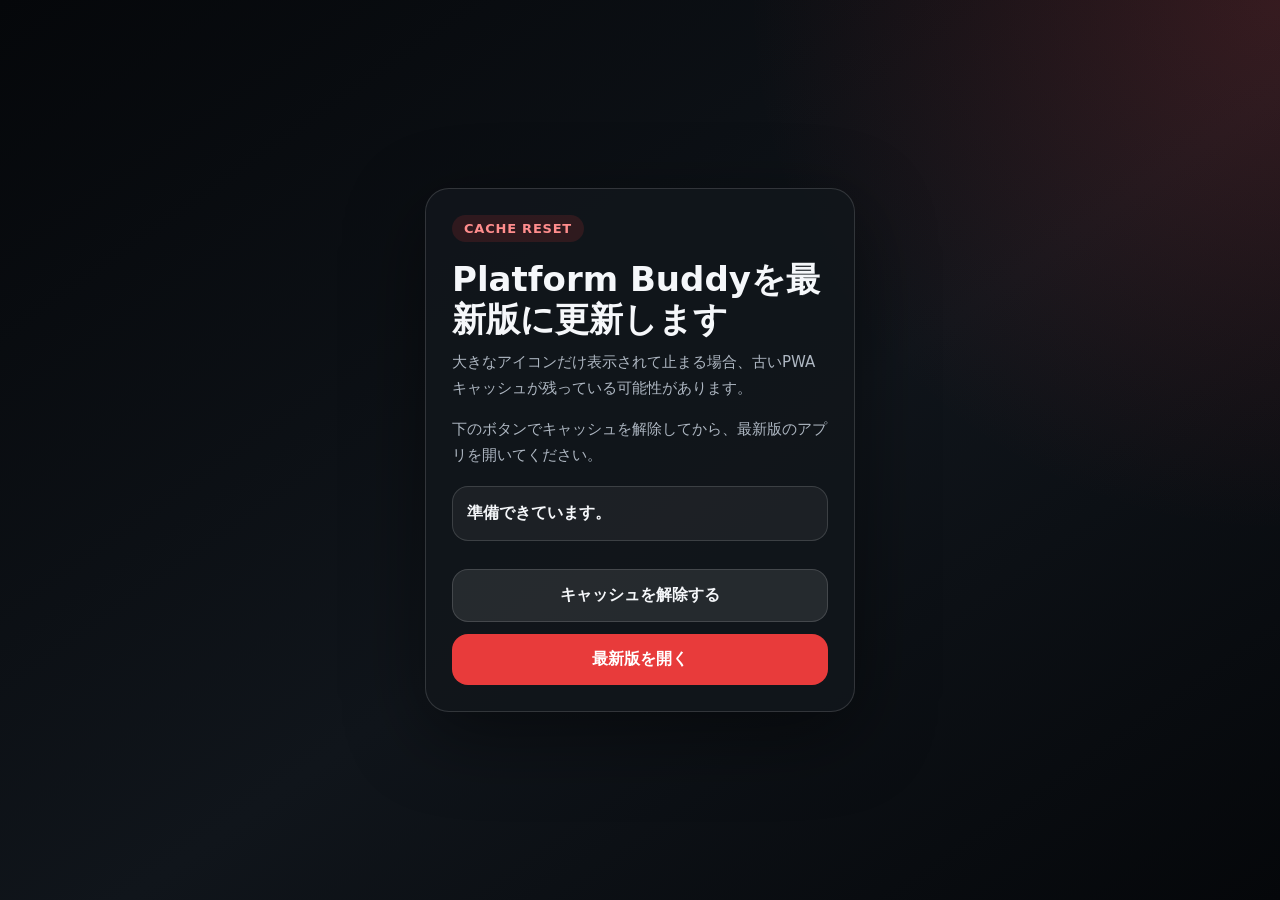
<file: reset.html>
<!DOCTYPE html>
<html lang="ja">
<head>
  <meta charset="UTF-8">
  <meta name="viewport" content="width=device-width, initial-scale=1">
  <title>Platform Buddy キャッシュ更新</title>
  <style>
    :root {
      color-scheme: dark;
      --bg: #06090d;
      --panel: rgba(18, 22, 27, 0.94);
      --text: #f5f7fa;
      --muted: #aeb7c2;
      --accent: #e83b3b;
      --line: rgba(255, 255, 255, 0.14);
    }
    * { box-sizing: border-box; }
    body {
      margin: 0;
      min-height: 100vh;
      display: grid;
      place-items: center;
      padding: 24px;
      font-family: system-ui, -apple-system, BlinkMacSystemFont, "Segoe UI", sans-serif;
      background:
        radial-gradient(circle at top right, rgba(232, 59, 59, 0.18), transparent 34%),
        linear-gradient(145deg, #05070a, #10151b 55%, #05070a);
      color: var(--text);
    }
    main {
      width: min(430px, 100%);
      padding: 26px;
      border: 1px solid var(--line);
      border-radius: 24px;
      background: var(--panel);
      box-shadow: 0 22px 80px rgba(0, 0, 0, 0.45);
    }
    .badge {
      display: inline-flex;
      align-items: center;
      gap: 8px;
      padding: 6px 12px;
      border-radius: 999px;
      background: rgba(232, 59, 59, 0.14);
      color: #ff8d8d;
      font-size: 13px;
      font-weight: 800;
      letter-spacing: 0.06em;
    }
    h1 {
      margin: 18px 0 10px;
      font-size: clamp(26px, 8vw, 34px);
      line-height: 1.16;
    }
    p {
      margin: 0 0 14px;
      color: var(--muted);
      line-height: 1.75;
      font-size: 15px;
    }
    .status {
      margin: 18px 0;
      padding: 14px;
      border-radius: 16px;
      border: 1px solid var(--line);
      background: rgba(255, 255, 255, 0.05);
      color: var(--text);
      font-weight: 700;
      line-height: 1.55;
    }
    a, button {
      width: 100%;
      border: 0;
      border-radius: 16px;
      padding: 15px 18px;
      font: inherit;
      font-weight: 900;
      text-align: center;
      text-decoration: none;
      cursor: pointer;
    }
    a {
      display: block;
      margin-top: 12px;
      background: var(--accent);
      color: white;
    }
    button {
      margin-top: 10px;
      background: rgba(255, 255, 255, 0.09);
      color: var(--text);
      border: 1px solid var(--line);
    }
  </style>
</head>
<body>
  <main>
    <span class="badge">CACHE RESET</span>
    <h1>Platform Buddyを最新版に更新します</h1>
    <p>大きなアイコンだけ表示されて止まる場合、古いPWAキャッシュが残っている可能性があります。</p>
    <p>下のボタンでキャッシュを解除してから、最新版のアプリを開いてください。</p>
    <div class="status" id="status">準備できています。</div>
    <button type="button" id="resetButton">キャッシュを解除する</button>
    <a href="./index.html?v=109" id="openApp">最新版を開く</a>
  </main>
  <script>
    const statusBox = document.getElementById("status");
    const resetButton = document.getElementById("resetButton");

    async function resetCaches() {
      statusBox.textContent = "古い保存ファイルを確認しています...";
      try {
        if ("serviceWorker" in navigator) {
          const registrations = await navigator.serviceWorker.getRegistrations();
          await Promise.all(registrations.map((registration) => registration.unregister()));
        }
        if ("caches" in window) {
          const keys = await caches.keys();
          await Promise.all(keys.map((key) => caches.delete(key)));
        }
        statusBox.textContent = "解除できました。最新版を開いてください。";
      } catch (error) {
        statusBox.textContent = "自動解除に失敗しました。ブラウザのサイトデータ削除も試してください。";
      }
    }

    resetButton.addEventListener("click", resetCaches);
  </script>
</body>
</html>
</file>
<file: styles.css>
:root {
  --bg: #f4efe6;
  --surface: #fffaf2;
  --surface-soft: #fff7ed;
  --surface-plain: #ffffff;
  --ink: #171717;
  --text-main: #171717;
  --text-sub: #526179;
  --text-muted: #667085;
  --muted: #667085;
  --line: #ded6c8;
  --line-strong: #cbbda8;
  --accent: #b42318;
  --accent-dark: #7a271a;
  --button-dark: #22272e;
  --button-dark-text: #ffffff;
  --blue: #2563eb;
  --green: #157f3b;
  --coach: #2f6f73;
  --paper: #fff7ed;
  --shadow: 0 12px 26px rgba(51, 42, 29, 0.08);
  --asset-home: url("home-bg-lite.jpg");
  --asset-plan: url("plan-bg-lite.jpg");
  --asset-meet: url("meet-bg-lite.jpg");
  --asset-log: url("log-bg-lite.jpg");
  --asset-data: url("data-bg-lite.jpg");
  --asset-goal: url("goal-bg-lite.jpg");
  --asset-meet-prep: url("meet-prep-bg-lite.jpg");
  --asset-quiz: url("quiz-bg-lite.jpg");
  --asset-wellness: url("wellness-bg-lite.jpg");
  /* v109 note: some buddy image aliases intentionally share the same Shiba Buddy asset.
     This keeps older UI references compatible while replacing the old team images. */
  --asset-buddy: url("buddy-character-lite.webp");
  --asset-buddy-normal: url("buddy-team-normal-lite.webp");
  --asset-buddy-cheer: url("buddy-team-cheer-lite.webp");
  --asset-buddy-caution: url("buddy-team-caution-lite.webp");
  --asset-buddy-pr: url("buddy-team-pr-lite.webp");
  --asset-buddy-focus: url("buddy-team-focus-lite.webp");
  --asset-buddy-meet: url("buddy-team-meet-lite.webp");
  --asset-icons: url("icon-sheet-lite.jpg");
}

/* v127: compact guide copy */
html body :is(
  .compact-guide,
  .guide-note,
  .screen-note,
  .data-note,
  .rpe-coach-card,
  .cycle-note,
  .cycle-method-note,
  .meet-rule-note,
  .program-disclaimer,
  .quiz-guide,
  .onboarding-hint,
  .wellness-result,
  .history-meta
) {
  font-size: 0.86rem !important;
  line-height: 1.45 !important;
}

html body :is(
  .compact-guide p,
  .guide-note p,
  .screen-note p,
  .data-note p,
  .rpe-coach-card p,
  .meet-rule-note p,
  .program-disclaimer p,
  .quiz-guide p,
  .wellness-result p
) {
  margin: 0 !important;
}

html body .brand-subtitle {
  line-height: 1.35 !important;
}

* {
  box-sizing: border-box;
}

body {
  margin: 0;
  min-height: 100vh;
  color: var(--ink);
  background:
    linear-gradient(90deg, rgba(180, 35, 24, 0.16) 0 2px, transparent 2px 100%),
    repeating-linear-gradient(180deg, rgba(21, 23, 26, 0.045) 0 1px, transparent 1px 31px),
    linear-gradient(90deg, rgba(21, 23, 26, 0.025) 0 1px, transparent 1px 34px),
    linear-gradient(180deg, #f7f2e8 0, #f1eadf 100%),
    var(--bg);
  background-position: 48px 0, 0 18px, 0 0, 0 0, 0 0;
  background-size: auto, auto, 34px 34px, auto, auto;
  background-attachment: fixed;
  font-family: Inter, ui-sans-serif, system-ui, -apple-system, BlinkMacSystemFont, "Segoe UI", sans-serif;
  line-break: strict;
}

body::before {
  content: "";
  position: fixed;
  inset: 0;
  z-index: 0;
  pointer-events: none;
  background:
    linear-gradient(110deg, transparent 0 47%, rgba(180, 35, 24, 0.055) 47% 48%, transparent 48% 100%),
    radial-gradient(circle at 84% 82px, rgba(255, 255, 255, 0.9) 0 7px, transparent 8px),
    radial-gradient(circle at 89% 82px, rgba(255, 255, 255, 0.82) 0 7px, transparent 8px),
    radial-gradient(circle at 94% 82px, rgba(255, 255, 255, 0.78) 0 7px, transparent 8px),
    linear-gradient(180deg, rgba(255, 255, 255, 0.28) 0, rgba(75, 56, 36, 0.035) 100%);
}

body.home-mode {
  background:
    radial-gradient(circle at 20% 0, rgba(180, 35, 24, 0.12), transparent 34%),
    radial-gradient(circle at 82% 8%, rgba(47, 111, 115, 0.08), transparent 28%),
    linear-gradient(180deg, #f7f2e8 0, #f4efe6 48%, #efe7dc 100%);
  background-attachment: fixed;
}

body.home-mode::before {
  background:
    linear-gradient(118deg, transparent 0 53%, rgba(255, 255, 255, 0.07) 53% 54%, transparent 54% 100%),
    radial-gradient(circle at 72% 128px, rgba(255, 255, 255, 0.08) 0 78px, transparent 80px),
    linear-gradient(180deg, rgba(255, 255, 255, 0.08) 0, transparent 42%);
}

button,
input,
select,
textarea {
  font: inherit;
}

button {
  cursor: pointer;
}

.app-shell {
  position: relative;
  z-index: 1;
  width: min(100%, 980px);
  margin: 0 auto;
  padding: max(18px, env(safe-area-inset-top)) 16px calc(96px + env(safe-area-inset-bottom));
}

.topbar {
  display: flex;
  align-items: center;
  justify-content: space-between;
  gap: 16px;
  margin-bottom: 18px;
  border-top: 5px solid var(--accent);
  border-radius: 6px;
  background: var(--ink);
  color: #171717;
  padding: 16px;
  box-shadow: var(--shadow);
}

h1,
h2,
p {
  margin: 0;
}

h1 {
  font-size: 2rem;
  line-height: 1.05;
}

h2 {
  font-size: 1.1rem;
  line-height: 1.2;
}

.eyebrow {
  color: var(--accent-dark);
  font-size: 0.72rem;
  font-weight: 800;
  letter-spacing: 0;
  text-transform: uppercase;
}

.brand-block {
  display: grid;
  gap: 7px;
}

.brand-subtitle {
  color: #d8dee6;
  max-width: 720px;
  font-size: 0.92rem;
  font-weight: 800;
  line-height: 1.55;
}

.brand-tags {
  display: flex;
  flex-wrap: wrap;
  gap: 6px;
  margin-top: 2px;
}

.brand-tags span {
  border: 1px solid rgba(255, 255, 255, 0.22);
  border-radius: 999px;
  background: rgba(255, 255, 255, 0.08);
  color: #171717;
  padding: 4px 8px;
  font-size: 0.68rem;
  font-weight: 900;
}

.panel {
  position: relative;
  overflow: hidden;
  background:
    linear-gradient(90deg, rgba(180, 35, 24, 0.09) 0 3px, transparent 3px 100%),
    repeating-linear-gradient(180deg, rgba(21, 23, 26, 0) 0 29px, rgba(21, 23, 26, 0.045) 30px, rgba(21, 23, 26, 0) 31px),
    var(--surface);
  border: 1px solid var(--line);
  border-radius: 8px;
  box-shadow: var(--shadow);
  padding: 16px;
}

.section-title {
  display: flex;
  align-items: center;
  justify-content: space-between;
  gap: 12px;
  margin-bottom: 14px;
}

.section-title h2,
.plan-card h2,
.day-card h2 {
  text-decoration: underline;
  text-decoration-color: rgba(180, 35, 24, 0.28);
  text-decoration-thickness: 3px;
  text-underline-offset: 5px;
}

.plan-actions {
  display: flex;
  gap: 8px;
  align-items: center;
  flex-wrap: wrap;
  justify-content: flex-end;
}

.collapse-toggle {
  display: inline-grid;
  place-items: center;
  flex: 0 0 auto;
  border: 1px solid var(--line);
  border-radius: 999px;
  width: 34px;
  height: 34px;
  background: #f3eee5;
  color: var(--ink);
  font-size: 1.05rem;
  font-weight: 900;
  line-height: 1;
  box-shadow: 0 1px 0 rgba(21, 23, 26, 0.06);
}

.accordion-header {
  cursor: pointer;
  border-radius: 8px;
  padding: 4px;
  margin: -4px;
  transition: background 0.16s ease, border-color 0.16s ease;
}

.accordion-header:hover {
  background: rgba(180, 35, 24, 0.045);
}

.accordion-header:focus-visible {
  outline: 3px solid rgba(180, 35, 24, 0.28);
  outline-offset: 2px;
}

.accordion-header:hover .collapse-toggle,
.collapse-toggle:focus-visible {
  border-color: var(--accent);
  background: #fff7f5;
}

.collapsible-content {
  display: grid;
  gap: 12px;
}

.collapsible-content.collapsed {
  display: none;
}

.collapse-summary {
  margin: -4px 0 12px;
  color: var(--muted);
  font-size: 0.86rem;
  font-weight: 800;
  line-height: 1.5;
}

.facility-head {
  display: flex;
  align-items: flex-start;
  justify-content: space-between;
  gap: 12px;
}

.guide-off .screen-note,
.guide-off .data-note,
.guide-off .cycle-method-note,
.guide-off .program-disclaimer,
.guide-off .cycle-note,
.guide-off .rpe-coach-card,
.guide-off .guide-note,
.guide-off .rpe-feedback.ok,
.guide-off .rpe-feedback.light,
.guide-off .previous-rpe.ok,
.guide-off .previous-rpe.light {
  display: none;
}

.screen-note {
  margin: -4px 0 14px;
  color: var(--muted);
  font-size: 0.9rem;
  line-height: 1.6;
}

.icon-button,
.text-button,
.primary-button,
.tab,
.segment {
  border: 0;
  border-radius: 6px;
  min-height: 44px;
  font-weight: 800;
}

.icon-button {
  width: 44px;
  background: var(--ink);
  color: #171717;
  font-size: 1.3rem;
}

.text-button {
  background: #eee5d8;
  color: var(--ink);
  padding: 0 12px;
}

.topbar .text-button {
  background: #ffffff;
  color: var(--ink);
}

.text-button.compact {
  min-height: 38px;
  padding: 0 10px;
}

.text-button.danger {
  color: var(--accent);
}

.export-actions {
  display: flex;
  gap: 8px;
}

.athlete-actions {
  display: flex;
  gap: 8px;
}

.week-actions {
  display: flex;
  gap: 8px;
}

.primary-button {
  width: 100%;
  background: var(--accent);
  color: #171717;
  padding: 0 16px;
}

.primary-button.inline {
  width: auto;
}

.athlete-panel {
  margin-bottom: 12px;
}

.guide-mode-bar {
  position: fixed;
  right: 14px;
  bottom: calc(14px + env(safe-area-inset-bottom));
  z-index: 90;
  width: min(220px, calc(100vw - 28px));
  display: flex;
  align-items: center;
  justify-content: space-between;
  gap: 12px;
  margin: 0;
  border: 1px solid var(--line);
  border-left: 5px solid var(--accent);
  border-radius: 8px;
  background: #fffefa;
  padding: 8px 10px;
  box-shadow: 0 10px 30px rgba(21, 23, 26, 0.18);
}

.guide-mode-bar div {
  display: grid;
  gap: 2px;
}

.guide-mode-bar span {
  color: var(--ink);
  font-size: 0.84rem;
  font-weight: 900;
  line-height: 1.08;
  word-break: keep-all;
}

.guide-mode-bar small {
  color: var(--muted);
  font-size: 0.76rem;
  font-weight: 800;
}

.guide-mode-toggle {
  border: 1px solid var(--line);
  border-radius: 999px;
  min-width: 92px;
  min-height: 34px;
  background: var(--ink);
  color: #171717;
  font-size: 0.76rem;
  font-weight: 900;
  white-space: nowrap;
}

.guide-mode-toggle[aria-pressed="false"] {
  background: #eee5d8;
  color: var(--muted);
}

.wellness-floating {
  position: fixed;
  right: 14px;
  bottom: calc(82px + env(safe-area-inset-bottom));
  z-index: 91;
  width: min(220px, calc(100vw - 28px));
  border: 1px solid var(--line);
  border-left: 5px solid var(--coach);
  border-radius: 8px;
  background: #fffefa;
  padding: 8px 10px;
  box-shadow: 0 10px 30px rgba(21, 23, 26, 0.18);
  cursor: pointer;
}

.wellness-floating div:first-child {
  display: grid;
  gap: 2px;
}

.wellness-floating span {
  color: var(--muted);
  font-size: 0.72rem;
  font-weight: 900;
}

.wellness-floating strong {
  color: var(--ink);
  font-size: 0.98rem;
  line-height: 1.12;
}

.wellness-floating small {
  color: var(--muted);
  font-size: 0.76rem;
  font-weight: 800;
}

.wellness-floating.good {
  border-left-color: var(--green);
}

.wellness-floating.normal {
  border-left-color: var(--coach);
}

.wellness-floating.caution {
  border-left-color: #d97706;
}

.wellness-floating.fatigue,
.wellness-floating.alert {
  border-left-color: var(--accent);
}

.wellness-floating.expanded {
  width: min(320px, calc(100vw - 28px));
}

.wellness-floating-detail {
  display: grid;
  gap: 7px;
  margin-top: 10px;
  border-top: 1px solid var(--line);
  padding-top: 10px;
}

.wellness-floating-detail p {
  color: var(--ink);
  font-size: 0.82rem;
  font-weight: 800;
  line-height: 1.5;
}

.wellness-floating-detail div {
  display: flex;
  flex-wrap: wrap;
  gap: 8px;
}

.welcome-panel {
  display: grid;
  gap: 10px;
  margin-bottom: 12px;
  border-left: 5px solid var(--accent);
}

.onboarding-active {
  overflow: hidden;
}

.onboarding-screen {
  position: fixed;
  inset: 0;
  z-index: 100;
  display: grid;
  place-items: center;
  padding: 18px;
  background:
    linear-gradient(90deg, rgba(180, 35, 24, 0.08), rgba(255, 255, 255, 0) 34%),
    repeating-linear-gradient(180deg, rgba(21, 23, 26, 0) 0 28px, rgba(21, 23, 26, 0.045) 29px, rgba(21, 23, 26, 0) 30px),
    #eee5d8;
}

.onboarding-card {
  width: min(760px, 100%);
  max-height: calc(100vh - 36px);
  overflow: auto;
  border: 1px solid var(--line);
  border-left: 6px solid var(--accent);
  border-radius: 8px;
  background: #fffefa;
  box-shadow: 0 24px 80px rgba(21, 23, 26, 0.24);
  padding: 24px;
}

.onboarding-card h2 {
  margin: 0;
  font-size: clamp(2rem, 6vw, 3.4rem);
  line-height: 1;
}

.onboarding-card h3 {
  margin: 0 0 12px;
  font-size: 1.2rem;
}

.onboarding-card p {
  color: var(--muted);
  font-weight: 800;
  line-height: 1.65;
}

.onboarding-subtitle {
  margin: 8px 0 20px;
  color: var(--ink) !important;
  font-size: 1rem;
}

.onboarding-value {
  margin: -8px 0 20px;
  border-left: 4px solid var(--accent);
  padding-left: 10px;
  color: var(--ink) !important;
  font-size: 0.92rem;
}

.onboarding-step {
  display: grid;
  gap: 14px;
}

.onboarding-goals,
.daily-entry-grid {
  display: grid;
  grid-template-columns: repeat(2, minmax(0, 1fr));
  gap: 10px;
}

.onboarding-goals button,
.daily-entry-grid button {
  display: grid;
  gap: 7px;
  border: 1px solid var(--line);
  border-radius: 8px;
  background: #fff;
  padding: 14px;
  text-align: left;
  color: var(--ink);
}

.onboarding-goals button.active,
.onboarding-goals button:hover,
.daily-entry-grid button:hover {
  border-color: var(--accent);
  box-shadow: inset 0 0 0 2px rgba(180, 35, 24, 0.12);
}

.onboarding-goals span,
.daily-entry-grid span,
.onboarding-hint {
  color: var(--muted);
  font-size: 0.82rem;
  font-weight: 800;
}

.onboarding-grid {
  display: grid;
  grid-template-columns: repeat(2, minmax(0, 1fr));
  gap: 10px;
}

.wellness-check-card {
  display: grid;
  gap: 12px;
  border: 1px solid var(--line);
  border-left: 5px solid #d97706;
  border-radius: 8px;
  background: #fffaf0;
  padding: 14px;
}

.wellness-check-head {
  display: grid;
  gap: 3px;
}

.wellness-check-head span,
.wellness-field > span,
.wellness-result span {
  color: var(--accent-dark);
  font-size: 0.72rem;
  font-weight: 900;
}

.wellness-check-head strong {
  color: var(--ink);
  font-size: 1rem;
}

.wellness-grid {
  display: grid;
  grid-template-columns: repeat(2, minmax(0, 1fr));
  gap: 10px;
}

.wellness-field {
  display: grid;
  gap: 7px;
}

.wellness-options {
  display: grid;
  grid-template-columns: repeat(3, minmax(0, 1fr));
  gap: 6px;
}

.wellness-options button {
  border: 1px solid var(--line);
  border-radius: 999px;
  min-height: 34px;
  background: #fff;
  color: var(--muted);
  font-size: 0.76rem;
  font-weight: 900;
}

.wellness-options button.active {
  border-color: var(--accent);
  background: var(--ink);
  color: #171717;
}

.wellness-result {
  display: grid;
  gap: 4px;
  border: 1px solid var(--line);
  border-left: 5px solid var(--coach);
  border-radius: 8px;
  background: #fff;
  padding: 10px;
}

.wellness-result strong {
  color: var(--ink);
}

.wellness-result p {
  color: var(--muted);
  font-size: 0.83rem;
  font-weight: 800;
  line-height: 1.5;
}

.wellness-result.good {
  border-left-color: var(--green);
}

.wellness-result.caution {
  border-left-color: #d97706;
}

.wellness-result.fatigue,
.wellness-result.alert {
  border-left-color: var(--accent);
}

.wellness-actions {
  display: flex;
  justify-content: flex-end;
}

.onboarding-actions {
  display: flex;
  justify-content: flex-end;
  gap: 10px;
}

.welcome-title {
  margin-bottom: 0;
}

.welcome-copy {
  display: grid;
  gap: 7px;
}

.buddy-heading {
  display: flex;
  align-items: center;
  gap: 9px;
}

.welcome-copy h2 {
  font-size: 1.35rem;
}

.welcome-message {
  color: var(--muted);
  font-size: 0.9rem;
  font-weight: 800;
  line-height: 1.6;
}

.start-card-grid {
  display: grid;
  grid-template-columns: repeat(3, minmax(0, 1fr));
  gap: 10px;
}

.start-card,
.meet-shortcut {
  display: grid;
  gap: 8px;
  border: 1px solid var(--line);
  border-radius: 8px;
  background:
    repeating-linear-gradient(180deg, rgba(21, 23, 26, 0) 0 28px, rgba(21, 23, 26, 0.035) 29px, rgba(21, 23, 26, 0) 30px),
    #fffefa;
  color: var(--ink);
  padding: 13px;
  text-align: left;
  text-decoration: none;
}

.start-card {
  min-height: 136px;
}

.start-card.active,
.start-card.recommended.active {
  border-color: var(--accent);
  box-shadow: inset 0 0 0 2px rgba(180, 35, 24, 0.14);
}

.start-card.recommended {
  background:
    linear-gradient(90deg, rgba(180, 35, 24, 0.08), rgba(255, 255, 255, 0) 42%),
    repeating-linear-gradient(180deg, rgba(21, 23, 26, 0) 0 28px, rgba(21, 23, 26, 0.035) 29px, rgba(21, 23, 26, 0) 30px),
    #fffaf5;
  border-color: #ead6d3;
}

.start-card span,
.meet-shortcut span {
  width: fit-content;
  border-radius: 999px;
  background: var(--ink);
  color: #171717;
  padding: 4px 8px;
  font-size: 0.7rem;
  font-weight: 900;
}

.start-card strong,
.meet-shortcut strong {
  font-size: 1rem;
  line-height: 1.35;
}

.start-card small,
.meet-shortcut small {
  color: var(--muted);
  font-size: 0.8rem;
  font-weight: 700;
  line-height: 1.5;
}

.start-guide {
  display: flex;
  align-items: center;
  justify-content: space-between;
  gap: 12px;
  border: 1px solid #dbe5ef;
  border-radius: 8px;
  background: #fbf6ec;
  padding: 12px;
}

.start-guide div {
  display: grid;
  gap: 8px;
}

.start-guide p {
  margin: 0;
  color: var(--muted);
  font-size: 0.82rem;
  font-weight: 800;
  line-height: 1.45;
}

.start-guide ol {
  display: flex;
  flex-wrap: wrap;
  gap: 6px;
  margin: 0;
  padding: 0;
  list-style: none;
}

.start-guide li {
  border-radius: 999px;
  background: #eee5d8;
  padding: 5px 9px;
  color: var(--ink);
  font-size: 0.8rem;
  font-weight: 900;
}

.compact-panel {
  margin-top: 12px;
}

.meet-shortcut-grid {
  display: grid;
  grid-template-columns: repeat(3, minmax(0, 1fr));
  gap: 10px;
  margin-bottom: 14px;
}

.meet-shortcut {
  min-height: 118px;
}

.meet-shortcut:hover,
.start-card:hover {
  border-color: var(--accent);
}

.knowledge-title {
  margin-top: 14px;
}

.association-guide {
  display: grid;
  grid-template-columns: 1fr auto;
  gap: 10px;
  align-items: center;
  margin-top: 10px;
  border: 1px solid var(--line);
  border-left: 5px solid var(--coach);
  border-radius: 8px;
  background: var(--paper);
  padding: 12px;
}

.association-guide span {
  color: var(--coach);
  font-size: 0.78rem;
  font-weight: 900;
}

.association-guide p {
  margin-top: 4px;
  color: var(--muted);
  font-size: 0.82rem;
  font-weight: 800;
  line-height: 1.5;
}

.association-guide a {
  display: inline-flex;
  align-items: center;
  justify-content: center;
  min-height: 40px;
  border-radius: 8px;
  background: #eee5d8;
  color: var(--ink);
  padding: 8px 10px;
  font-size: 0.82rem;
  font-weight: 900;
  text-decoration: none;
}

.association-guide a:focus-visible,
.association-guide a:hover {
  background: var(--ink);
  color: #171717;
}

.meet-prep-announcement {
  display: flex;
  align-items: center;
  justify-content: space-between;
  gap: 12px;
  margin-bottom: 14px;
  border: 1px solid #ead7aa;
  border-left: 7px solid var(--coach);
  border-radius: 8px;
  background:
    linear-gradient(90deg, rgba(180, 35, 24, 0.08), rgba(255, 255, 255, 0) 42%),
    #fff9e8;
  padding: 15px;
  cursor: pointer;
  box-shadow: 0 10px 24px rgba(78, 67, 56, 0.08);
}

.meet-prep-announcement div {
  display: grid;
  gap: 4px;
}

.meet-prep-announcement span {
  color: var(--coach);
  font-size: 0.74rem;
  font-weight: 900;
  text-transform: uppercase;
}

.meet-prep-announcement strong {
  color: var(--ink);
  font-size: 1.55rem;
  line-height: 1.1;
}

.meet-prep-announcement p {
  margin: 0;
  color: var(--muted);
  font-size: 0.88rem;
  font-weight: 800;
  line-height: 1.5;
}

.meet-prep-announcement.hidden {
  display: none;
}

.athlete-strip {
  display: flex;
  gap: 8px;
  overflow-x: auto;
  padding-bottom: 8px;
  scrollbar-width: thin;
}

.athlete-chip {
  flex: 0 0 auto;
  min-height: 40px;
  padding: 0 14px;
  border: 1px solid var(--line);
  border-radius: 999px;
  background: #fffefa;
  color: var(--muted);
  font-weight: 800;
}

.athlete-chip.active {
  background: var(--ink);
  border-color: var(--ink);
  color: #171717;
}

.athlete-dashboard {
  display: grid;
  gap: 10px;
  margin: 12px 0 14px;
  border: 1px solid var(--line);
  border-left: 5px solid var(--accent);
  border-radius: 8px;
  background:
    linear-gradient(90deg, rgba(180, 35, 24, 0.08), rgba(255, 255, 255, 0) 44%),
    repeating-linear-gradient(180deg, rgba(21, 23, 26, 0) 0 28px, rgba(21, 23, 26, 0.035) 29px, rgba(21, 23, 26, 0) 30px),
    #fffefa;
  padding: 12px;
}

.dashboard-head {
  display: flex;
  align-items: center;
  justify-content: space-between;
  gap: 10px;
}

.dashboard-head div {
  display: grid;
  gap: 3px;
}

.dashboard-head span,
.dashboard-card span {
  color: var(--coach);
  font-size: 0.72rem;
  font-weight: 900;
  text-transform: uppercase;
}

.dashboard-head strong {
  color: var(--ink);
  font-size: 1rem;
}

.dashboard-grid {
  display: grid;
  grid-template-columns: repeat(3, minmax(0, 1fr));
  gap: 8px;
}

.dashboard-input-grid {
  display: grid;
  grid-template-columns: repeat(3, minmax(0, 1fr));
  gap: 8px;
}

.dashboard-input-grid label {
  gap: 5px;
  border: 1px solid rgba(78, 67, 56, 0.14);
  border-radius: 8px;
  background: rgba(255, 255, 255, 0.7);
  padding: 8px;
}

.dashboard-input-grid span {
  color: var(--muted);
  font-size: 0.74rem;
  font-weight: 900;
}

.dashboard-input-grid input {
  min-height: 38px;
  padding: 8px 9px;
}

.goal-total-input {
  grid-column: span 3;
}

.dashboard-card {
  display: grid;
  align-content: start;
  gap: 5px;
  min-height: 108px;
  border: 1px solid rgba(78, 67, 56, 0.16);
  border-radius: 8px;
  background: rgba(255, 255, 255, 0.72);
  padding: 10px;
}

.dashboard-card strong {
  color: var(--ink);
  font-size: 1.25rem;
  line-height: 1.15;
}

.dashboard-card p {
  margin: 0;
  color: var(--muted);
  font-size: 0.78rem;
  font-weight: 800;
  line-height: 1.45;
}

.dashboard-card.goal {
  background: rgba(255, 247, 232, 0.88);
}

.dashboard-card.meet {
  border-color: rgba(180, 35, 24, 0.24);
}

.achievement-grid {
  display: grid;
  grid-template-columns: repeat(4, minmax(0, 1fr));
  gap: 8px;
}

.achievement-card {
  display: grid;
  gap: 4px;
  border: 1px dashed rgba(78, 67, 56, 0.26);
  border-radius: 8px;
  background: rgba(251, 246, 236, 0.78);
  padding: 9px;
}

.achievement-card span {
  color: var(--coach);
  font-size: 0.7rem;
  font-weight: 900;
}

.achievement-card strong {
  color: var(--ink);
  font-size: 1.08rem;
}

.achievement-card p {
  margin: 0;
  color: var(--muted);
  font-size: 0.76rem;
  font-weight: 800;
  line-height: 1.35;
}

.profile-grid,
.input-grid,
.form-row,
.cycle-grid,
.max-grid {
  display: grid;
  grid-template-columns: repeat(2, minmax(0, 1fr));
  gap: 10px;
}

.max-grid {
  grid-template-columns: repeat(3, minmax(0, 1fr));
  margin-top: 10px;
}

.projection-grid {
  display: grid;
  grid-template-columns: repeat(3, minmax(0, 1fr));
  gap: 10px;
  margin-top: 10px;
}

.facility-panel {
  display: grid;
  gap: 10px;
  margin-top: 10px;
  border: 1px solid var(--line);
  border-radius: 8px;
  background: var(--paper);
  padding: 12px;
}

.facility-panel h3 {
  margin: 0 0 4px;
  font-size: 0.98rem;
}

.facility-panel p {
  margin: 0;
  color: var(--muted);
  font-size: 0.82rem;
  font-weight: 700;
}

.facility-grid {
  display: grid;
  grid-template-columns: repeat(2, minmax(0, 1fr));
  gap: 8px;
}

.facility-option {
  display: flex;
  align-items: center;
  gap: 8px;
  min-height: 40px;
  border: 1px solid var(--line);
  border-radius: 8px;
  background: #fffefa;
  padding: 8px 10px;
  color: var(--ink);
  font-size: 0.82rem;
}

.facility-option input {
  width: 18px;
  min-height: 18px;
  accent-color: var(--coach);
}

label {
  display: grid;
  gap: 6px;
  color: var(--muted);
  font-size: 0.82rem;
  font-weight: 800;
}

input,
select,
textarea {
  width: 100%;
  border: 1px solid #d6cbbd;
  border-bottom: 2px solid #b8aa99;
  border-radius: 6px;
  background: rgba(255, 255, 255, 0.82);
  color: var(--ink);
  min-height: 44px;
  padding: 10px 12px;
}

input:focus,
select:focus,
textarea:focus {
  outline: 2px solid rgba(180, 35, 24, 0.18);
  border-color: var(--accent);
}

textarea {
  resize: vertical;
}

.tabbar {
  position: sticky;
  top: 0;
  z-index: 10;
  display: grid;
  grid-template-columns: repeat(5, 1fr);
  gap: 6px;
  padding: 8px 0;
  background: rgba(245, 241, 232, 0.94);
  backdrop-filter: blur(12px);
}

.tab {
  background: #e8dfd2;
  color: var(--muted);
}

.tab.active {
  background: var(--ink);
  color: #171717;
  box-shadow: inset 0 -3px 0 var(--accent);
}

.view {
  display: none;
}

.view.active {
  display: grid;
  gap: 12px;
}

.welcome-panel {
  display: none;
}

.home-mode .athlete-panel,
.home-mode .meet-prep-announcement {
  display: none;
}

.home-mode .topbar {
  display: none !important;
}

.home-dashboard {
  display: grid;
  gap: 14px;
}

.home-hero-card,
.home-card,
.home-shortcut-grid button {
  border: 1px solid rgba(255, 255, 255, 0.1);
  border-radius: 18px;
  box-shadow: 0 16px 36px rgba(21, 23, 26, 0.15);
}

.home-hero-card {
  display: flex;
  align-items: flex-end;
  justify-content: space-between;
  gap: 14px;
  min-height: 230px;
  overflow: hidden;
  position: relative;
  background:
    linear-gradient(90deg, rgba(7, 10, 13, 0.98), rgba(21, 23, 26, 0.78)),
    radial-gradient(circle at 84% 34%, rgba(180, 35, 24, 0.46), transparent 30%),
    linear-gradient(135deg, rgba(255, 255, 255, 0.1) 0 1px, transparent 1px 100%),
    var(--ink);
  color: #171717;
  padding: 24px;
}

.home-hero-card::after {
  content: "";
  position: absolute;
  right: -38px;
  bottom: -64px;
  width: 310px;
  height: 170px;
  border-radius: 999px 999px 0 0;
  background:
    repeating-linear-gradient(90deg, rgba(255, 255, 255, 0.08) 0 1px, transparent 1px 30px),
    linear-gradient(180deg, rgba(255, 255, 255, 0.08), transparent);
  transform: rotate(-7deg);
}

.home-hero-card > * {
  position: relative;
  z-index: 1;
}

.home-hero-card span,
.home-card span,
.home-shortcut-grid span {
  color: var(--accent);
  font-size: 0.72rem;
  font-weight: 900;
  text-transform: uppercase;
}

.home-hero-card span {
  color: #ffb4ad;
}

.home-hero-card h2 {
  margin: 8px 0 8px;
  color: #171717;
  max-width: 620px;
  font-size: clamp(2rem, 5vw, 3.4rem);
  line-height: 1.1;
  text-decoration: none;
}

.home-hero-card p {
  max-width: 620px;
  color: #d8dee6;
  font-size: 1rem;
  font-weight: 800;
  line-height: 1.55;
}

.home-hero-visual {
  position: absolute;
  right: 28px;
  bottom: 28px;
  display: grid;
  grid-template-columns: 34px 132px 34px;
  align-items: center;
  opacity: 0.52;
}

.home-hero-visual b {
  height: 10px;
  border-radius: 999px;
  background: #f7fafc;
  box-shadow: 0 0 18px rgba(255, 255, 255, 0.18);
}

.home-hero-visual i {
  width: 34px;
  height: 86px;
  border: 5px solid rgba(255, 255, 255, 0.88);
  border-radius: 12px;
  background: rgba(180, 35, 24, 0.24);
}

.home-guide-chip {
  border: 1px solid rgba(255, 255, 255, 0.18);
  border-radius: 999px;
  min-height: 42px;
  background: rgba(255, 255, 255, 0.1);
  color: #171717;
  padding: 0 14px;
  font-weight: 900;
  white-space: nowrap;
}

.home-card-grid {
  display: grid;
  grid-template-columns: repeat(2, minmax(0, 1fr));
  gap: 12px;
}

.home-card {
  display: flex;
  flex-direction: column;
  gap: 9px;
  min-height: 148px;
  background:
    linear-gradient(145deg, rgba(255, 255, 255, 0.98), rgba(250, 247, 239, 0.96));
  color: var(--ink);
  padding: 17px;
  text-align: left;
  transition: transform 0.16s ease, box-shadow 0.16s ease;
}

.home-card:hover,
.home-shortcut-grid button:hover {
  transform: translateY(-1px);
  box-shadow: 0 18px 42px rgba(21, 23, 26, 0.18);
}

.home-card.primary {
  border-left: 7px solid var(--green);
}

.home-card.goal {
  border-left: 7px solid var(--accent);
}

.home-card.meet {
  border-left: 7px solid #b7791f;
}

.home-card.wellness {
  border-left: 7px solid var(--coach);
}

.home-card.buddy {
  border-left: 7px solid var(--blue);
}

.home-card.buddy.warn,
.home-card.wellness.caution {
  border-left-color: #d97706;
}

.home-card.buddy.danger,
.home-card.wellness.alert,
.home-card.wellness.fatigue {
  border-left-color: var(--accent);
}

.home-card-top {
  display: flex;
  align-items: center;
  gap: 10px;
}

.home-icon {
  display: inline-grid;
  place-items: center;
  flex: 0 0 auto;
  width: 42px;
  height: 42px;
  border-radius: 13px;
  color: #171717;
  background-image: var(--asset-icons);
  background-repeat: no-repeat;
  background-size: 300% 300%;
  font-style: normal;
  font-size: 0.74rem;
  font-weight: 1000;
  box-shadow: inset 0 -8px 18px rgba(21, 23, 26, 0.14);
}

.home-icon::before {
  content: none;
}

.home-icon.plan {
  background-position: 0% 0%;
}

.home-icon.plan::before {
  content: none;
}

.home-icon.location {
  background-position: 50% 0%;
}

.home-icon.location::before {
  content: none;
}

.home-icon.target {
  background-position: 100% 0%;
}

.home-icon.target::before {
  content: none;
}

.home-icon.meet {
  background-position: 0% 50%;
}

.home-icon.meet::before {
  content: none;
}

.home-icon.wellness {
  background-position: 50% 50%;
}

.home-icon.wellness::before {
  content: none;
}

.home-icon.buddy {
  background-position: 100% 50%;
}

.home-icon.buddy::before {
  content: none;
}

.home-card strong {
  font-size: 1.35rem;
  line-height: 1.18;
}

.home-card .home-metric {
  font-size: clamp(1.6rem, 4vw, 2.25rem);
}

.home-card p {
  color: var(--muted);
  font-size: 0.84rem;
  font-weight: 800;
  line-height: 1.45;
}

.home-progress {
  overflow: hidden;
  width: 100%;
  height: 8px;
  border-radius: 999px;
  background: #e8dfd2;
}

.home-progress i {
  display: block;
  height: 100%;
  border-radius: inherit;
  background: linear-gradient(90deg, var(--accent), #ef4444);
}

.home-shortcut-grid {
  display: grid;
  grid-template-columns: repeat(4, minmax(0, 1fr));
  gap: 10px;
}

.home-shortcut-grid button {
  display: grid;
  gap: 5px;
  min-height: 74px;
  background:
    linear-gradient(145deg, rgba(255, 255, 255, 0.98), rgba(241, 245, 249, 0.94));
  color: var(--ink);
  padding: 12px;
  text-align: left;
}

.home-shortcut-grid strong {
  font-size: 0.94rem;
}

.log-form {
  display: grid;
  gap: 14px;
}

.segmented {
  display: grid;
  grid-template-columns: repeat(4, 1fr);
  gap: 6px;
  padding: 4px;
  border: 1px solid var(--line);
  border-radius: 8px;
  background: #eee5d8;
}

.segment {
  background: transparent;
  color: var(--muted);
}

.segment.active {
  background: #fff;
  color: var(--accent-dark);
  box-shadow: 0 6px 18px rgba(24, 20, 16, 0.08);
}

.hidden {
  display: none;
}

.alternative-panel {
  display: grid;
  gap: 12px;
  border: 1px solid #ead7aa;
  border-radius: 8px;
  background: #fff9e8;
  padding: 12px;
}

.alternative-head {
  display: flex;
  align-items: flex-start;
  gap: 10px;
}

.alternative-head h3 {
  margin: 0 0 3px;
  font-size: 0.98rem;
}

.alternative-head p,
.alternative-option small {
  color: var(--muted);
  font-size: 0.78rem;
  font-weight: 700;
}

.alternative-badge {
  flex: 0 0 auto;
  border-radius: 999px;
  background: var(--coach);
  color: #171717;
  padding: 5px 8px;
  font-size: 0.72rem;
  font-weight: 900;
}

.alternative-groups {
  display: grid;
  gap: 10px;
}

.alternative-group {
  display: grid;
  gap: 6px;
}

.alternative-group > span {
  color: var(--accent-dark);
  font-size: 0.78rem;
  font-weight: 900;
}

.alternative-options {
  display: grid;
  grid-template-columns: repeat(2, minmax(0, 1fr));
  gap: 8px;
}

.alternative-option {
  display: grid;
  gap: 3px;
  min-height: 58px;
  border: 1px solid var(--line);
  background: #fff;
  color: var(--ink);
  padding: 9px 10px;
  text-align: left;
}

.alternative-option strong {
  font-size: 0.86rem;
  line-height: 1.25;
}

.alternative-panel.hidden {
  display: none;
}

.set-detail-panel {
  border: 1px solid var(--line);
  border-radius: 8px;
  background: var(--paper);
  padding: 12px;
}

.set-count-label {
  max-width: 220px;
}

.set-detail-head {
  display: flex;
  align-items: start;
  justify-content: space-between;
  gap: 10px;
  margin-bottom: 10px;
}

.set-detail-head h3 {
  margin: 0 0 4px;
  font-size: 0.98rem;
}

.set-detail-head p {
  margin: 0;
  color: var(--muted);
  font-size: 0.8rem;
  font-weight: 800;
  line-height: 1.5;
}

.set-rows {
  display: grid;
  gap: 8px;
}

.set-row {
  display: grid;
  grid-template-columns: 52px repeat(3, minmax(0, 1fr));
  gap: 8px;
  align-items: end;
}

.set-row strong {
  align-self: center;
  color: var(--accent-dark);
  font-size: 0.82rem;
}

.set-row label {
  font-size: 0.72rem;
}

.set-row input {
  min-height: 38px;
  padding: 8px 9px;
}

.quick-stats,
.metric-grid {
  display: grid;
  grid-template-columns: repeat(3, minmax(0, 1fr));
  gap: 10px;
}

.stat-card {
  background: var(--surface);
  border: 1px solid var(--line);
  border-radius: 8px;
  padding: 14px;
}

.stat-card strong {
  display: block;
  margin-top: 6px;
  font-size: 1.35rem;
}

.stat-card span,
.history-meta,
.plan-card p {
  color: var(--muted);
  font-size: 0.82rem;
  font-weight: 700;
}

.academy-evaluation-panel {
  display: grid;
  gap: 10px;
}

.academy-evaluation-list {
  display: grid;
  gap: 10px;
}

.academy-evaluation-card {
  display: grid;
  gap: 5px;
  border: 1px solid var(--line);
  border-left: 5px solid var(--coach);
  border-radius: 8px;
  background: var(--paper);
  padding: 12px;
}

.academy-evaluation-card span {
  font-size: 0.72rem;
  font-weight: 900;
}

.academy-evaluation-card h3 {
  margin: 0;
  font-size: 1rem;
}

.academy-evaluation-card p {
  margin: 0;
  color: var(--muted);
  font-size: 0.84rem;
  font-weight: 800;
  line-height: 1.55;
}

.academy-evaluation-card.ok {
  border-left-color: var(--green);
}

.academy-evaluation-card.ok span {
  color: var(--green);
}

.academy-evaluation-card.info {
  border-left-color: var(--blue);
}

.academy-evaluation-card.info span {
  color: var(--blue);
}

.academy-evaluation-card.warn {
  border-left-color: #b7791f;
  background: #fff9e8;
}

.academy-evaluation-card.warn span {
  color: #8a5a00;
}

.academy-evaluation-card.danger {
  border-left-color: var(--accent);
  background: #fff1f0;
}

.academy-evaluation-card.danger span {
  color: var(--accent);
}

.weekly-data-panel {
  display: grid;
  gap: 12px;
}

.weekly-data-summary {
  display: grid;
  gap: 10px;
}

.weekly-verdict {
  display: grid;
  gap: 5px;
  border: 1px solid var(--line);
  border-left: 5px solid var(--coach);
  border-radius: 8px;
  background: #fffefa;
  padding: 12px;
}

.weekly-verdict span,
.weekly-data-card span {
  color: var(--muted);
  font-size: 0.72rem;
  font-weight: 900;
}

.weekly-verdict strong {
  color: var(--ink);
  font-size: 1.05rem;
}

.weekly-verdict p,
.weekly-data-card p {
  color: var(--muted);
  font-size: 0.83rem;
  font-weight: 800;
  line-height: 1.5;
}

.weekly-verdict.ok {
  border-left-color: var(--green);
}

.weekly-verdict.info {
  border-left-color: var(--blue);
}

.weekly-verdict.warn {
  border-left-color: #d97706;
  background: #fff9e8;
}

.weekly-verdict.danger {
  border-left-color: var(--accent);
  background: #fff1f0;
}

.weekly-data-grid {
  display: grid;
  grid-template-columns: repeat(4, minmax(0, 1fr));
  gap: 10px;
}

.weekly-data-card {
  display: grid;
  gap: 5px;
  border: 1px solid var(--line);
  border-radius: 8px;
  background: var(--paper);
  padding: 12px;
}

.weekly-data-card strong {
  font-size: 1.25rem;
  line-height: 1.15;
}

.weekly-data-card.wide {
  grid-column: span 4;
}

.cycle-note {
  margin: -4px 0 14px;
  color: var(--muted);
  font-size: 0.9rem;
  font-weight: 700;
  line-height: 1.55;
}

.cycle-method-note {
  margin-top: 10px;
  color: var(--muted);
  font-size: 0.84rem;
  font-weight: 800;
  line-height: 1.5;
}

.program-disclaimer {
  margin-top: 8px;
  border: 1px solid #ead7aa;
  border-radius: 8px;
  background: #fff9e8;
  color: #7a4f00;
  padding: 9px 10px;
  font-size: 0.78rem;
  font-weight: 800;
  line-height: 1.5;
}

.cycle-setup-panel {
  border-left: 5px solid var(--accent);
}

.cycle-setup-grid,
.method-guide-grid {
  display: grid;
  grid-template-columns: repeat(3, minmax(0, 1fr));
  gap: 10px;
}

.cycle-setup-grid article,
.method-guide-grid article,
.program-method-guide {
  border: 1px solid var(--line);
  border-radius: 8px;
  background: #fffefa;
}

.cycle-setup-grid article {
  display: grid;
  gap: 6px;
  padding: 12px;
}

.cycle-setup-grid span,
.method-guide-head span {
  color: var(--accent-dark);
  font-size: 0.72rem;
  font-weight: 900;
  text-transform: uppercase;
}

.cycle-setup-grid strong,
.method-guide-head strong {
  color: var(--ink);
  font-size: 1rem;
}

.cycle-setup-grid p,
.method-guide-head p,
.method-guide-grid p {
  margin: 0;
  color: var(--muted);
  font-size: 0.82rem;
  font-weight: 800;
  line-height: 1.5;
}

.program-method-guide {
  display: grid;
  gap: 10px;
  margin-top: 10px;
  padding: 12px;
}

.method-guide-head {
  display: grid;
  gap: 5px;
}

.method-guide-grid article {
  display: grid;
  gap: 5px;
  padding: 10px;
}

.method-guide-grid strong {
  color: var(--ink);
  font-size: 0.92rem;
}

.program-disclaimer.inline {
  margin-top: 0;
}

.cycle-advanced-details {
  margin-top: 10px;
  border: 1px dashed rgba(78, 67, 56, 0.28);
  border-radius: 8px;
  background: rgba(255, 254, 250, 0.7);
  padding: 10px;
}

.cycle-advanced-details summary {
  cursor: pointer;
  color: var(--muted);
  font-size: 0.82rem;
  font-weight: 900;
}

.buddy-method-panel {
  margin-bottom: 12px;
}

.method-level-grid {
  display: grid;
  grid-template-columns: repeat(2, minmax(0, 1fr));
  gap: 10px;
}

.method-level-grid article {
  display: grid;
  gap: 6px;
  border: 1px solid var(--line);
  border-radius: 8px;
  background: #fffefa;
  padding: 12px;
}

.method-level-grid span,
.week-learning-card > span {
  color: var(--accent-dark);
  font-size: 0.72rem;
  font-weight: 900;
  text-transform: uppercase;
}

.method-level-grid p,
.white-nine-note {
  color: var(--muted);
  font-size: 0.82rem;
  font-weight: 800;
  line-height: 1.5;
}

.week-learning-card {
  border-left: 5px solid var(--coach);
}

.rpe-calibration-card {
  border-left: 5px solid #c47a2c;
  background: #fffaf0;
}

.rpe-calibration-body {
  display: grid;
  gap: 10px;
  padding-top: 12px;
}

.rpe-calibration-body h3 {
  margin: 0;
  font-size: 1rem;
}

.rpe-calibration-body p,
.rpe-calibration-body li {
  color: var(--muted);
  font-size: 0.82rem;
  font-weight: 800;
  line-height: 1.55;
}

.rpe-calibration-body ul {
  display: grid;
  gap: 5px;
  margin: 0;
  padding-left: 18px;
}

.calibration-status {
  display: grid;
  grid-template-columns: repeat(2, minmax(0, 1fr));
  gap: 8px;
}

.calibration-status-btn.active {
  border-color: #c47a2c;
  background: #fff1d6;
  color: #7a3f00;
}

.calibration-grid {
  display: grid;
  grid-template-columns: repeat(2, minmax(0, 1fr));
  gap: 8px;
}

.calibration-grid label,
.rpe-calibration-body > label {
  font-size: 0.74rem;
  font-weight: 900;
}

.calibration-confidence {
  grid-column: 1 / -1;
}

.rpe-calibration-result {
  border-radius: 8px;
  background: #fff1d6;
  padding: 8px 10px;
  color: #7a3f00 !important;
}

.white-nine-note {
  border-left: 4px solid var(--accent);
  border-radius: 8px;
  background: #fff7f6;
  padding: 9px 10px;
}

.rpe-coach-card {
  display: grid;
  gap: 10px;
  margin: -4px 0 14px;
  border: 1px solid #cfe2dd;
  border-radius: 8px;
  background: #f2faf7;
  padding: 12px;
}

.rpe-coach-card h3 {
  margin: 2px 0 0;
  font-size: 1rem;
}

.rpe-coach-card p {
  color: var(--muted);
  font-size: 0.86rem;
  font-weight: 800;
  line-height: 1.55;
}

.rpe-scale {
  display: grid;
  grid-template-columns: repeat(4, minmax(0, 1fr));
  gap: 8px;
}

.rpe-scale span {
  border: 1px solid #cfe2dd;
  border-radius: 8px;
  background: #fffefa;
  padding: 8px;
  color: var(--ink);
  font-size: 0.78rem;
  font-weight: 800;
}

.rpe-scale strong {
  display: block;
  color: #2f6f73;
  font-size: 0.9rem;
}

.rpe-principle {
  border-left: 4px solid var(--coach);
  border-radius: 8px;
  background: #fffefa;
  padding: 10px;
}

canvas {
  width: 100%;
  height: auto;
  aspect-ratio: 2 / 1;
  border: 1px solid var(--line);
  border-radius: 8px;
  background: var(--paper);
}

.plan-list,
.history-list,
.knowledge-grid {
  display: grid;
  gap: 10px;
}

.data-panel {
  display: grid;
  gap: 12px;
}

.data-note {
  margin-top: -6px;
  color: var(--muted);
  font-size: 0.86rem;
  font-weight: 800;
  line-height: 1.55;
}

.data-actions {
  display: grid;
  grid-template-columns: repeat(2, minmax(0, 1fr));
  gap: 10px;
}

.data-status {
  display: grid;
  gap: 6px;
  border: 1px solid var(--line);
  border-radius: 8px;
  background: var(--paper);
  padding: 10px 12px;
}

.data-status span {
  color: var(--muted);
  font-size: 0.78rem;
  font-weight: 900;
}

.data-status strong {
  font-size: 0.94rem;
}

.knowledge-grid {
  grid-template-columns: repeat(2, minmax(0, 1fr));
}

.knowledge-card {
  display: grid;
  gap: 6px;
  border: 1px solid var(--line);
  border-radius: 8px;
  background: var(--paper);
  padding: 12px;
}

.knowledge-card span {
  color: var(--accent-dark);
  font-size: 0.72rem;
  font-weight: 900;
}

.knowledge-card h3 {
  margin: 0;
  font-size: 1rem;
}

.knowledge-card p {
  margin: 0;
  color: var(--muted);
  font-size: 0.82rem;
  font-weight: 700;
  line-height: 1.55;
}

.official-rules-card {
  border-left: 5px solid var(--accent);
}

.rule-links {
  display: grid;
  gap: 8px;
  margin-top: 4px;
}

.rule-links a {
  display: inline-flex;
  align-items: center;
  justify-content: center;
  min-height: 40px;
  border-radius: 8px;
  background: #e9edf2;
  color: var(--ink);
  padding: 8px 10px;
  font-size: 0.82rem;
  font-weight: 900;
  text-decoration: none;
}

.rule-links a:focus-visible,
.rule-links a:hover {
  background: var(--ink);
  color: #171717;
}

.plan-card,
.day-card,
.history-item {
  display: grid;
  gap: 6px;
  border: 1px solid var(--line);
  border-radius: 8px;
  padding: 12px;
  background:
    repeating-linear-gradient(180deg, rgba(21, 23, 26, 0) 0 28px, rgba(21, 23, 26, 0.035) 29px, rgba(21, 23, 26, 0) 30px),
    #fffefa;
}

.recommended-plan {
  border-color: #526179;
  border-left: 5px solid var(--accent);
  background: linear-gradient(90deg, #fff9e8 0, #ffffff 42%);
}

.recovery-alert-card {
  border-left: 5px solid var(--accent);
  background: #fff7f6;
}

.recovery-reasons {
  display: grid;
  gap: 6px;
}

.recovery-reasons span {
  border-radius: 8px;
  background: #fff;
  color: var(--accent-dark);
  padding: 8px 10px;
  font-size: 0.82rem;
  font-weight: 900;
}

.recovery-actions {
  display: flex;
  flex-wrap: wrap;
  gap: 8px;
}

.recovery-row {
  border-left: 4px solid var(--coach);
}

.recommended-badge {
  width: fit-content;
  border-radius: 999px;
  background: var(--accent);
  color: #171717;
  padding: 4px 8px;
  font-size: 0.72rem;
  font-weight: 900;
}

.day-title {
  display: flex;
  align-items: center;
  gap: 10px;
  margin-bottom: 4px;
}

.plan-day {
  padding: 0;
  overflow: hidden;
}

.day-summary {
  display: grid;
  grid-template-columns: 1fr auto;
  align-items: center;
  gap: 10px;
  padding: 12px;
  cursor: pointer;
  list-style: none;
}

.day-summary::-webkit-details-marker {
  display: none;
}

.day-summary div {
  display: grid;
  gap: 5px;
}

.day-summary p {
  margin: 0;
  color: var(--muted);
  font-size: 0.8rem;
  font-weight: 800;
  line-height: 1.45;
}

.plan-day[open] .history-open {
  transform: rotate(180deg);
}

.plan-day .exercise-list {
  border-top: 1px solid var(--line);
  background: #ffffff;
  padding: 10px;
}

.exercise-list {
  display: grid;
  gap: 8px;
}

.exercise-row {
  display: grid;
  gap: 3px;
  padding: 10px;
  border: 1px solid var(--line);
  border-radius: 8px;
  background: var(--paper);
}

.exercise-row strong {
  font-size: 0.95rem;
}

.equipment-tag {
  display: inline-flex;
  align-items: center;
  margin-left: 6px;
  border-radius: 999px;
  background: #e9f3f1;
  color: var(--coach);
  padding: 2px 6px;
  font-size: 0.68rem;
  font-style: normal;
  font-weight: 900;
  vertical-align: 1px;
}

.exercise-row span {
  color: var(--ink);
  font-weight: 900;
}

.plan-prescription {
  display: grid;
  grid-template-columns: repeat(2, minmax(0, 1fr));
  gap: 10px;
}

.plan-prescription-block {
  display: grid;
  gap: 8px;
  position: relative;
  overflow: hidden;
  border: 1px solid rgba(180, 35, 24, 0.18);
  border-left: 6px solid var(--accent);
  border-radius: 14px;
  background:
    linear-gradient(145deg, rgba(255, 255, 255, 0.98), rgba(255, 247, 237, 0.96));
  padding: 13px 14px;
  box-shadow: 0 10px 24px rgba(21, 23, 26, 0.08);
}

.plan-prescription-block:nth-child(2) {
  border-color: rgba(21, 127, 59, 0.18);
  border-left-color: var(--green);
  background:
    linear-gradient(145deg, rgba(255, 255, 255, 0.98), rgba(239, 253, 244, 0.96));
}

.plan-prescription-block::after {
  content: "";
  position: absolute;
  right: -24px;
  top: -28px;
  width: 82px;
  height: 82px;
  border: 12px solid rgba(21, 23, 26, 0.045);
  border-radius: 999px;
}

.plan-prescription-block span {
  position: relative;
  z-index: 1;
  width: fit-content;
  border-radius: 999px;
  background: var(--accent);
  color: #171717;
  padding: 4px 8px;
  font-size: 0.7rem;
  font-weight: 900;
}

.plan-prescription-block:nth-child(2) span {
  background: var(--green);
}

.plan-prescription-block strong {
  position: relative;
  z-index: 1;
  color: var(--ink);
  font-size: 1.15rem;
}

.plan-prescription-block small,
.plan-prescription-block em {
  position: relative;
  z-index: 1;
  color: var(--muted);
  font-size: 0.86rem;
  font-style: normal;
  font-weight: 900;
}

.plan-prescription > .guide-note {
  grid-column: 1 / -1;
}

.exercise-row p,
.projection-card p {
  margin: 0;
  color: var(--muted);
  font-size: 0.8rem;
  font-weight: 700;
}

.actual-box {
  display: grid;
  gap: 8px;
  margin-top: 8px;
  border-top: 1px dashed var(--line);
  padding-top: 8px;
}

.actual-title {
  display: flex;
  align-items: center;
  justify-content: space-between;
  gap: 8px;
}

.actual-title strong {
  font-size: 0.84rem;
}

.actual-title span {
  color: var(--coach);
  font-size: 0.78rem;
  font-weight: 900;
}

.actual-grid {
  display: grid;
  grid-template-columns: repeat(3, minmax(0, 1fr)) auto;
  gap: 8px;
  align-items: end;
}

.actual-set-list {
  display: grid;
  gap: 7px;
}

.actual-set-row {
  display: grid;
  grid-template-columns: 42px repeat(3, minmax(0, 1fr)) auto;
  gap: 8px;
  align-items: end;
}

.actual-set-row strong {
  align-self: center;
  color: var(--muted);
  font-size: 0.82rem;
}

.actual-actions {
  display: flex;
  justify-content: flex-end;
  gap: 8px;
}

.rpe-confidence {
  display: grid;
  grid-template-columns: 110px minmax(0, 1fr);
  gap: 8px;
  align-items: center;
  border: 1px solid var(--line);
  border-radius: 8px;
  background: #fffefa;
  padding: 8px 10px;
  font-size: 0.78rem;
  font-weight: 900;
  color: var(--ink);
}

.rpe-confidence select {
  min-height: 36px;
  padding: 7px 9px;
}

.rpe-confidence-note {
  color: var(--muted);
  font-size: 0.76rem;
  font-weight: 800;
  line-height: 1.5;
}

.actual-grid label {
  font-size: 0.72rem;
}

.actual-grid input {
  min-height: 38px;
  padding: 8px 9px;
}

.rpe-feedback {
  border-radius: 8px;
  padding: 8px 10px;
  font-size: 0.8rem;
}

.rpe-feedback span {
  display: inline-block;
  margin-right: 6px;
  border-radius: 999px;
  background: rgba(255, 255, 255, 0.65);
  padding: 2px 7px;
  font-size: 0.7rem;
  font-weight: 900;
}

.rpe-feedback.ok {
  background: #edf8f1;
  color: #157f3b;
}

.rpe-feedback.warn {
  background: #fff7e6;
  color: #8a5a00;
}

.rpe-feedback.heavy {
  background: #fff1f0;
  color: #b42318;
}

.rpe-feedback.deload {
  background: #fff1f0;
  border: 1px solid #e4a19b;
  color: #7a271a;
}

.rpe-feedback.light {
  background: #edf4ff;
  color: #155eef;
}

.previous-rpe {
  display: grid;
  gap: 3px;
  border-radius: 8px;
  padding: 8px 10px;
  font-size: 0.8rem;
  font-weight: 800;
}

.previous-rpe strong {
  font-size: 0.78rem;
}

.previous-rpe.ok {
  background: #edf8f1;
  color: #157f3b;
}

.previous-rpe.warn {
  background: #fff7e6;
  color: #8a5a00;
}

.previous-rpe.heavy {
  background: #fff1f0;
  color: #b42318;
}

.previous-rpe.deload {
  background: #fff1f0;
  border: 1px solid #e4a19b;
  color: #7a271a;
}

.previous-rpe.light {
  background: #edf4ff;
  color: #155eef;
}

.projection-card {
  display: grid;
  gap: 5px;
  border: 1px solid var(--line);
  border-radius: 8px;
  padding: 12px;
  background: #fff9e8;
}

.projection-card span {
  color: var(--accent-dark);
  font-size: 0.75rem;
  font-weight: 900;
}

.projection-card strong {
  font-size: 1.12rem;
}

.history-item {
  grid-template-columns: 1fr auto;
  align-items: start;
}

.history-day {
  border: 1px solid var(--line);
  border-radius: 8px;
  background: #fff;
  overflow: hidden;
}

.history-day summary {
  display: grid;
  grid-template-columns: 1fr auto;
  align-items: center;
  gap: 10px;
  cursor: pointer;
  padding: 12px;
  list-style: none;
}

.history-day summary::-webkit-details-marker {
  display: none;
}

.history-day summary div {
  display: grid;
  gap: 5px;
}

.history-day summary strong {
  line-height: 1.35;
}

.history-day summary small {
  color: var(--muted);
  font-size: 0.78rem;
  font-weight: 800;
}

.history-date {
  color: var(--accent-dark);
  font-size: 0.78rem;
  font-weight: 900;
}

.history-open {
  font-weight: 900;
  color: var(--muted);
}

.history-day[open] .history-open {
  transform: rotate(180deg);
}

.history-day-details {
  display: grid;
  gap: 8px;
  border-top: 1px solid var(--line);
  background: #ffffff;
  padding: 10px;
}

.history-source-section {
  display: grid;
  gap: 8px;
}

.history-source-section h3 {
  margin: 2px 0 0;
  color: var(--muted);
  font-size: 0.82rem;
}

.lift-badge.plan-source {
  background: var(--accent);
}

.history-day-details .history-item {
  box-shadow: none;
}

.history-actions {
  display: flex;
  gap: 6px;
  align-items: center;
}

.history-note {
  border-left: 3px solid #d8dee6;
  padding-left: 8px;
}

.set-detail-list {
  display: flex;
  flex-wrap: wrap;
  gap: 6px;
  margin-top: 6px;
}

.set-detail-list span {
  border-radius: 999px;
  background: #eee5d8;
  color: var(--ink);
  padding: 4px 7px;
  font-size: 0.72rem;
  font-weight: 900;
}

.lift-badge {
  display: inline-flex;
  align-items: center;
  justify-content: center;
  width: fit-content;
  min-width: 42px;
  min-height: 28px;
  border-radius: 999px;
  background: #f0f5ff;
  color: var(--blue);
  font-size: 0.75rem;
  font-weight: 900;
}

.delete-entry {
  width: 36px;
  min-height: 36px;
  border: 0;
  border-radius: 8px;
  background: #fff1f0;
  color: var(--accent);
  font-weight: 900;
}

dialog {
  width: min(92vw, 420px);
  border: 0;
  border-radius: 8px;
  padding: 0;
  box-shadow: var(--shadow);
}

dialog::backdrop {
  background: rgba(0, 0, 0, 0.35);
}

.dialog-card {
  display: grid;
  gap: 16px;
  padding: 18px;
}

.dialog-actions {
  display: grid;
  grid-template-columns: 1fr 1fr;
  gap: 10px;
}

.quiz-panel {
  display: grid;
  gap: 12px;
  margin-bottom: 14px;
  border: 1px solid #cfd8e3;
  border-left: 5px solid var(--accent);
  border-radius: 8px;
  background: #fffdf8;
  padding: 14px;
}

.meet-note-panel {
  display: grid;
  gap: 12px;
  margin-bottom: 14px;
  border: 1px solid var(--line);
  border-left: 5px solid var(--accent);
  border-radius: 8px;
  background:
    repeating-linear-gradient(180deg, rgba(21, 23, 26, 0) 0 28px, rgba(21, 23, 26, 0.035) 29px, rgba(21, 23, 26, 0) 30px),
    #fffefa;
  padding: 14px;
}

.meet-prep-checklist {
  display: grid;
  gap: 10px;
  margin-bottom: 14px;
  border: 1px solid rgba(255, 255, 255, 0.12);
  border-left: 5px solid var(--coach);
  border-radius: 16px;
  background:
    linear-gradient(145deg, rgba(21, 23, 26, 0.96), rgba(33, 38, 45, 0.94)),
    var(--ink);
  color: #171717;
  padding: 14px;
}

.meet-checklist-grid {
  display: grid;
  grid-template-columns: repeat(2, minmax(0, 1fr));
  gap: 8px;
}

.meet-check-item {
  position: relative;
  display: grid;
  grid-template-columns: 1fr auto;
  align-items: center;
  gap: 10px;
  min-height: 58px;
  border: 1px solid rgba(255, 255, 255, 0.14);
  border-radius: 12px;
  background: rgba(255, 255, 255, 0.94);
  padding: 9px 10px;
  color: var(--ink);
  font-size: 0.82rem;
  font-weight: 900;
}

.meet-check-item input {
  order: 2;
  display: grid;
  place-items: center;
  appearance: none;
  width: 24px;
  height: 24px;
  border: 2px solid #cfd8e3;
  border-radius: 999px;
  background: #fff;
  accent-color: var(--accent);
}

.meet-check-item input:checked {
  border-color: var(--green);
  background: var(--green);
}

.meet-check-item input:checked::after {
  content: "";
  width: 8px;
  height: 13px;
  border: solid #fff;
  border-width: 0 3px 3px 0;
  transform: rotate(45deg) translateY(-1px);
}

.meet-check-item span {
  order: 1;
}

.meet-note-form {
  display: grid;
  gap: 12px;
}

.meet-rule-note {
  border: 1px solid #ead7aa;
  border-radius: 8px;
  background: #fff9e8;
  color: #7a4f00;
  padding: 9px 10px;
  font-size: 0.78rem;
  font-weight: 800;
  line-height: 1.5;
}

.meet-attempt-grid {
  display: grid;
  gap: 10px;
}

.meet-attempt-lift {
  display: grid;
  gap: 8px;
  border: 1px solid var(--line);
  border-radius: 8px;
  background: rgba(255, 255, 255, 0.7);
  padding: 10px;
}

.meet-attempt-lift h4 {
  margin: 0;
  font-size: 0.92rem;
}

.meet-attempt-row {
  display: grid;
  grid-template-columns: 34px minmax(72px, 0.85fr) repeat(3, minmax(112px, 1fr)) minmax(126px, 1fr);
  gap: 8px;
  align-items: center;
}

.meet-attempt-row strong {
  display: grid;
  place-items: center;
  min-height: 38px;
  border-radius: 999px;
  background: var(--ink);
  color: #171717;
  font-size: 0.8rem;
}

.meet-attempt-row input,
.meet-attempt-row select {
  min-height: 38px;
  padding: 8px 9px;
  font-size: 0.78rem;
}

.meet-review-preview,
.meet-note-list {
  display: grid;
  gap: 10px;
}

.meet-review-card,
.meet-note-card {
  border: 1px solid var(--line);
  border-radius: 8px;
  background: #fffefa;
  padding: 12px;
}

.meet-review-card {
  border-left: 5px solid var(--coach);
}

.meet-review-card.compact {
  border-left-width: 4px;
  padding: 10px;
}

.meet-review-card span,
.meet-note-card summary span {
  color: var(--accent-dark);
  font-size: 0.72rem;
  font-weight: 900;
  text-transform: uppercase;
}

.meet-review-card h4 {
  margin: 4px 0;
  font-size: 1rem;
}

.meet-review-card p,
.meet-note-detail p {
  margin: 0;
  color: var(--muted);
  font-size: 0.84rem;
  font-weight: 800;
  line-height: 1.55;
}

.meet-review-card ul {
  display: grid;
  gap: 6px;
  margin: 8px 0 0;
  padding-left: 18px;
  color: var(--ink);
  font-size: 0.84rem;
  font-weight: 800;
  line-height: 1.5;
}

.meet-note-card summary {
  display: grid;
  grid-template-columns: auto 1fr auto;
  gap: 8px;
  align-items: center;
  cursor: pointer;
}

.meet-note-card summary strong {
  font-size: 0.95rem;
}

.meet-note-card summary em {
  color: var(--muted);
  font-style: normal;
  font-size: 0.8rem;
  font-weight: 900;
}

.meet-note-detail {
  display: grid;
  gap: 10px;
  margin-top: 12px;
}

.meet-note-meta,
.meet-attempt-summary {
  display: flex;
  flex-wrap: wrap;
  gap: 6px;
}

.meet-note-meta span,
.meet-attempt-chip {
  border-radius: 999px;
  background: #eee5d8;
  color: var(--ink);
  padding: 5px 8px;
  font-size: 0.74rem;
  font-weight: 900;
}

.meet-attempt-chip.success {
  background: #ecf8ef;
  color: var(--green);
}

.meet-attempt-chip.fail {
  background: #fff1f0;
  color: var(--accent);
}

.meet-attempt-chip.pass {
  color: var(--muted);
}

.quiz-head,
.quiz-subhead {
  display: flex;
  align-items: center;
  justify-content: space-between;
  gap: 12px;
}

.quiz-head h3,
.quiz-question-title h3,
.quiz-result h3 {
  margin: 0;
  line-height: 1.25;
}

.quiz-top,
.quiz-question-card,
.quiz-result {
  display: grid;
  gap: 14px;
}

.quiz-score-strip {
  display: grid;
  grid-template-columns: repeat(3, minmax(0, 1fr));
  gap: 8px;
}

.quiz-score-strip div {
  display: grid;
  gap: 4px;
  border: 1px solid var(--line);
  border-radius: 8px;
  background: #fffefa;
  padding: 10px;
}

.quiz-score-strip span,
.quiz-category-card small,
.quiz-category-card em,
.quiz-source span,
.quiz-disclaimer,
.quiz-guide {
  color: var(--muted);
  font-size: 0.84rem;
  line-height: 1.55;
}

.quiz-score-strip strong {
  font-size: 1.1rem;
}

.quiz-disclaimer {
  border: 1px solid #ead6d3;
  border-radius: 8px;
  background: #fff7f6;
  padding: 10px;
  font-weight: 700;
}

.quiz-actions {
  display: flex;
  flex-wrap: wrap;
  gap: 8px;
}

.quiz-category-grid {
  display: grid;
  grid-template-columns: repeat(2, minmax(0, 1fr));
  gap: 10px;
}

.quiz-category-card {
  display: grid;
  gap: 6px;
  min-height: 124px;
  border: 1px solid var(--line);
  border-radius: 8px;
  background:
    repeating-linear-gradient(180deg, rgba(21, 23, 26, 0) 0 28px, rgba(21, 23, 26, 0.035) 29px, rgba(21, 23, 26, 0) 30px),
    #fffefa;
  color: var(--ink);
  padding: 12px;
  text-align: left;
}

.quiz-category-card span,
.quiz-badge {
  width: fit-content;
  border-radius: 999px;
  background: var(--button-dark);
  color: var(--button-dark-text);
  padding: 4px 8px;
  font-size: 0.72rem;
  font-weight: 900;
}

.quiz-category-card strong {
  font-size: 1rem;
}

.quiz-category-card em {
  font-style: normal;
  font-weight: 800;
}

.quiz-question-title {
  display: grid;
  gap: 8px;
}

.quiz-choice-list {
  display: grid;
  gap: 8px;
}

.quiz-choice {
  display: grid;
  grid-template-columns: 34px 1fr;
  align-items: center;
  gap: 10px;
  min-height: 58px;
  border: 1px solid var(--line);
  border-radius: 8px;
  background: #fffefa;
  color: var(--ink);
  padding: 10px;
  text-align: left;
}

.quiz-choice span {
  display: grid;
  place-items: center;
  width: 34px;
  height: 34px;
  border-radius: 999px;
  background: #eee5d8;
  font-weight: 900;
}

.quiz-choice.correct {
  border-color: #86c59a;
  background: #f1fbf4;
}

.quiz-choice.correct span {
  background: var(--green);
  color: #171717;
}

.quiz-choice.wrong {
  border-color: #e4a19b;
  background: #fff4f2;
}

.quiz-choice.wrong span {
  background: var(--accent);
  color: #171717;
}

.quiz-feedback {
  display: grid;
  gap: 8px;
  border-radius: 8px;
  padding: 12px;
}

.quiz-feedback.correct {
  border: 1px solid #86c59a;
  background: #f1fbf4;
}

.quiz-feedback.wrong {
  border: 1px solid #e4a19b;
  background: #fff7f6;
}

.quiz-source {
  display: grid;
  gap: 6px;
  border-top: 1px solid rgba(0, 0, 0, 0.08);
  padding-top: 8px;
}

.quiz-source a {
  color: var(--blue);
  font-weight: 900;
  text-decoration: none;
}

.quiz-result {
  border: 1px solid var(--line);
  border-radius: 8px;
  background: #fff;
  padding: 14px;
}

.quiz-result > span {
  width: fit-content;
  border-radius: 999px;
  background: var(--accent);
  color: #171717;
  padding: 5px 10px;
  font-weight: 900;
}

.guide-off .quiz-guide {
  display: none;
}

@media (max-width: 640px) {
  body.home-mode {
    background:
      radial-gradient(circle at 18% 0, rgba(180, 35, 24, 0.32), transparent 34%),
      linear-gradient(180deg, #f7f2e8 0, #f4efe6 48%, #efe7dc 100%);
    background-attachment: fixed;
  }

  .app-shell {
    padding: max(12px, env(safe-area-inset-top)) 12px calc(150px + env(safe-area-inset-bottom));
  }

  .panel {
    padding: 12px;
  }

  h1 {
    font-size: 1.7rem;
  }

  .topbar {
    align-items: flex-start;
    display: grid;
    gap: 10px;
    margin-bottom: 12px;
    padding: 12px;
  }

  .brand-subtitle {
    font-size: 0.76rem;
    line-height: 1.42;
  }

  .export-actions {
    width: 100%;
  }

  .export-actions .text-button {
    flex: 1;
  }

  .home-mode .topbar {
    display: flex;
    align-items: center;
    margin-bottom: 10px;
    border-top-width: 0;
    border-radius: 18px;
    background: rgba(9, 12, 16, 0.9);
    padding: 12px 14px;
  }

  .home-mode h1 {
    font-size: 1.32rem;
  }

  .home-mode .brand-subtitle,
  .home-mode .export-actions {
    display: none;
  }

  .brand-tags {
    display: none;
  }

  .section-title {
    align-items: flex-start;
    gap: 8px;
    margin-bottom: 10px;
  }

  .screen-note,
  .collapse-summary {
    font-size: 0.78rem;
    line-height: 1.45;
  }

  .view.active,
  .log-form,
  .collapsible-content {
    gap: 10px;
  }

  .section-title h2,
  .section-title h3,
  .start-card strong,
  .meet-shortcut strong,
  .exercise-row strong,
  .plan-prescription-block strong {
    line-height: 1.32;
  }

  button,
  input,
  select,
  textarea {
    font-size: 0.92rem;
  }

  input,
  select,
  textarea {
    min-height: 40px;
    padding: 8px 10px;
  }

  .text-button,
  .primary-button,
  .tab {
    line-height: 1.2;
  }

  .week-actions {
    display: grid;
    grid-template-columns: 1fr;
    min-width: 86px;
  }

  .athlete-actions {
    display: grid;
    grid-template-columns: 1fr;
    min-width: 96px;
  }

  .week-actions .text-button {
    min-height: 38px;
    padding-inline: 10px;
  }

  .athlete-actions .text-button {
    min-height: 38px;
    padding-inline: 10px;
  }

  .profile-grid,
  .input-grid,
  .form-row,
  .dashboard-grid,
  .dashboard-input-grid,
  .achievement-grid,
  .weekly-data-grid,
  .association-guide,
  .meet-checklist-grid,
  .onboarding-goals,
  .daily-entry-grid,
  .wellness-grid,
  .onboarding-grid,
  .start-card-grid,
  .start-guide,
  .cycle-setup-grid,
  .method-guide-grid,
  .method-level-grid,
  .meet-shortcut-grid,
  .cycle-grid,
  .max-grid,
  .data-actions,
  .facility-grid,
  .projection-grid,
  .quick-stats,
  .metric-grid,
  .knowledge-grid,
  .quiz-category-grid {
    grid-template-columns: 1fr;
  }

  .quiz-score-strip {
    grid-template-columns: 1fr;
  }

  .start-guide {
    display: grid;
  }

  .welcome-panel {
    padding: 12px;
  }

  .onboarding-screen {
    padding: 10px;
    align-items: start;
  }

  .onboarding-card {
    max-height: calc(100vh - 20px);
    padding: 16px;
  }

  .onboarding-actions {
    display: grid;
    grid-template-columns: 1fr;
  }

  .welcome-copy h2 {
    font-size: 1.05rem;
  }

  .welcome-message {
    font-size: 0.82rem;
    line-height: 1.5;
  }

  .onboarding-value {
    font-size: 0.82rem;
    line-height: 1.5;
  }

  .athlete-dashboard {
    gap: 8px;
    margin: 8px 0 10px;
    padding: 9px;
  }

  .dashboard-head {
    align-items: flex-start;
  }

  .dashboard-head strong {
    font-size: 0.88rem;
    line-height: 1.25;
  }

  .dashboard-head .text-button {
    min-height: 34px;
    padding-inline: 9px;
    font-size: 0.78rem;
  }

  .dashboard-input-grid {
    grid-template-columns: repeat(2, minmax(0, 1fr));
    gap: 6px;
  }

  .dashboard-input-grid label {
    padding: 6px;
  }

  .dashboard-input-grid span {
    min-height: 1.8em;
    font-size: 0.64rem;
    line-height: 1.22;
  }

  .dashboard-input-grid input {
    min-height: 34px;
    padding: 6px 7px;
    font-size: 0.86rem;
  }

  .dashboard-grid {
    grid-template-columns: repeat(3, minmax(0, 1fr));
    gap: 6px;
  }

  .dashboard-card {
    min-height: auto;
    gap: 4px;
    padding: 7px;
  }

  .goal-total-input {
    grid-column: span 2;
  }

  .weekly-data-card.wide {
    grid-column: span 2;
  }

  .dashboard-card strong {
    font-size: 0.9rem;
  }

  .dashboard-card span {
    font-size: 0.62rem;
  }

  .dashboard-card p {
    display: -webkit-box;
    overflow: hidden;
    font-size: 0.64rem;
    line-height: 1.25;
    -webkit-box-orient: vertical;
    -webkit-line-clamp: 2;
  }

  .achievement-grid {
    grid-template-columns: repeat(4, minmax(0, 1fr));
    gap: 5px;
  }

  .achievement-card {
    gap: 2px;
    padding: 6px 4px;
    text-align: center;
  }

  .achievement-card span {
    font-size: 0.58rem;
  }

  .achievement-card strong {
    font-size: 0.86rem;
  }

  .achievement-card p {
    font-size: 0.58rem;
    line-height: 1.2;
  }

  .weekly-data-grid {
    grid-template-columns: repeat(2, minmax(0, 1fr));
    gap: 6px;
  }

  .weekly-data-card {
    padding: 8px;
  }

  .weekly-data-card strong {
    font-size: 0.96rem;
  }

  .weekly-data-card span,
  .weekly-data-card p {
    font-size: 0.66rem;
  }

  .weekly-verdict,
  .cycle-setup-grid article {
    padding: 9px;
  }

  .weekly-verdict strong,
  .cycle-setup-grid strong {
    font-size: 0.94rem;
  }

  .weekly-verdict p,
  .cycle-setup-grid p {
    font-size: 0.72rem;
    line-height: 1.4;
  }

  .profile-grid,
  .daily-entry-grid,
  .cycle-setup-grid,
  .projection-grid,
  .quick-stats,
  .metric-grid {
    grid-template-columns: repeat(2, minmax(0, 1fr));
  }

  .quick-stats .stat-card,
  .metric-grid .stat-card {
    padding: 9px;
  }

  .quick-stats .stat-card strong,
  .metric-grid .stat-card strong {
    font-size: 1rem;
  }

  .daily-entry-grid {
    gap: 7px;
  }

  .daily-entry-grid button {
    gap: 4px;
    padding: 9px;
  }

  .daily-entry-grid strong {
    font-size: 0.82rem;
    line-height: 1.25;
  }

  .daily-entry-grid span {
    font-size: 0.66rem;
    line-height: 1.3;
  }

  .home-dashboard {
    gap: 9px;
  }

  .home-hero-card {
    align-items: flex-start;
    display: grid;
    min-height: 222px;
    border-radius: 22px;
    padding: 20px 18px;
  }

  .home-hero-card h2 {
    max-width: 320px;
    font-size: 1.78rem;
    line-height: 1.14;
  }

  .home-hero-card p {
    max-width: 300px;
    font-size: 0.78rem;
    line-height: 1.45;
  }

  .home-hero-visual {
    right: 12px;
    bottom: 16px;
    grid-template-columns: 20px 82px 20px;
    opacity: 0.34;
  }

  .home-hero-visual b {
    height: 7px;
  }

  .home-hero-visual i {
    width: 20px;
    height: 58px;
    border-width: 3px;
    border-radius: 8px;
  }

  .home-guide-chip {
    width: fit-content;
    min-height: 36px;
    padding: 0 12px;
    font-size: 0.78rem;
  }

  .home-card-grid {
    grid-template-columns: 1fr;
    gap: 9px;
  }

  .home-card {
    display: grid;
    grid-template-columns: 46px 1fr;
    align-items: center;
    min-height: auto;
    gap: 5px 10px;
    border-radius: 16px;
    padding: 11px 12px;
  }

  .home-card strong {
    font-size: 1.02rem;
  }

  .home-card .home-metric {
    font-size: 1.75rem;
  }

  .home-card-top {
    grid-row: 1 / span 2;
    align-self: start;
  }

  .home-card-top span {
    display: none;
  }

  .home-icon {
    width: 42px;
    height: 42px;
    border-radius: 13px;
  }

  .home-card p {
    display: -webkit-box;
    grid-column: 2;
    overflow: hidden;
    font-size: 0.74rem;
    line-height: 1.35;
    -webkit-box-orient: vertical;
    -webkit-line-clamp: 2;
  }

  .home-progress {
    grid-column: 2;
    height: 7px;
  }

  .home-shortcut-grid {
    grid-template-columns: repeat(4, minmax(0, 1fr));
    gap: 6px;
  }

  .home-shortcut-grid button {
    min-height: 58px;
    padding: 8px 5px;
    text-align: center;
  }

  .home-shortcut-grid span {
    font-size: 0.58rem;
  }

  .home-shortcut-grid strong {
    font-size: 0.68rem;
    line-height: 1.2;
  }

  .start-card {
    min-height: auto;
    grid-template-columns: auto 1fr;
    align-items: center;
    gap: 6px 10px;
    padding: 10px;
  }

  .start-card strong {
    font-size: 0.92rem;
  }

  .start-card small {
    grid-column: 1 / -1;
    font-size: 0.76rem;
    line-height: 1.4;
  }

  .guide-off .start-card small,
  .guide-off .welcome-message {
    display: none;
  }

  .start-guide {
    padding: 10px;
  }

  .meet-prep-announcement {
    display: grid;
    padding: 12px;
  }

  .meet-prep-announcement strong {
    font-size: 1.32rem;
  }

  .start-guide li {
    font-size: 0.74rem;
    padding: 4px 7px;
  }

  .alternative-head {
    display: grid;
  }

  .alternative-options {
    grid-template-columns: 1fr;
  }

  .rpe-scale {
    grid-template-columns: repeat(2, minmax(0, 1fr));
  }

  .actual-grid {
    grid-template-columns: repeat(3, minmax(0, 1fr));
  }

  .set-row {
    grid-template-columns: 42px repeat(3, minmax(0, 1fr));
    gap: 6px;
  }

  .plan-prescription {
    grid-template-columns: 1fr;
    gap: 7px;
  }

  .plan-prescription-block {
    gap: 6px;
    border-radius: 14px;
    padding: 12px;
  }

  .plan-prescription-block strong {
    font-size: 1.08rem;
  }

  .plan-prescription-block small,
  .plan-prescription-block em {
    font-size: 0.78rem;
  }

  .actual-set-row {
    grid-template-columns: 34px repeat(3, minmax(0, 1fr)) 34px;
    gap: 6px;
  }

  .calibration-grid,
  .calibration-status {
    grid-template-columns: 1fr;
  }

  .rpe-confidence {
    grid-template-columns: 1fr;
  }

  .meet-attempt-row {
    grid-template-columns: 34px 1fr;
    align-items: start;
  }

  .meet-attempt-row strong {
    grid-row: 1 / span 5;
  }

  .meet-attempt-row input,
  .meet-attempt-row select,
  .meet-attempt-row .meet-attempt-judge,
  .meet-attempt-row select:last-child {
    grid-column: 2 / -1;
    width: 100%;
  }

  .meet-prep-announcement {
    align-items: stretch;
    display: grid;
  }

  .meet-prep-checklist {
    border-radius: 16px;
    padding: 12px;
  }

  .meet-checklist-grid {
    grid-template-columns: repeat(2, minmax(0, 1fr));
    gap: 7px;
  }

  .meet-check-item {
    min-height: 52px;
    gap: 7px;
    padding: 8px;
    font-size: 0.74rem;
    line-height: 1.25;
  }

  .meet-check-item input {
    width: 22px;
    height: 22px;
  }

  .guide-mode-bar {
    right: 10px;
    bottom: calc(82px + env(safe-area-inset-bottom));
    width: 118px;
    gap: 8px;
    padding: 7px 8px;
  }

  .guide-mode-bar span {
    font-size: 0.7rem;
    line-height: 1.15;
  }

  .guide-mode-bar small {
    display: none;
  }

  .guide-mode-toggle {
    min-width: 58px;
    min-height: 32px;
    font-size: 0.68rem;
  }

  .wellness-floating {
    right: 10px;
    bottom: calc(138px + env(safe-area-inset-bottom));
    width: 118px;
    padding: 7px 8px;
  }

  .wellness-floating span {
    font-size: 0.64rem;
  }

  .wellness-floating strong {
    font-size: 0.88rem;
  }

  .wellness-floating small {
    font-size: 0.66rem;
  }

  .wellness-floating.expanded {
    width: min(300px, calc(100vw - 20px));
  }

  .meet-note-card summary {
    grid-template-columns: 1fr;
  }

  .actual-actions {
    display: grid;
    grid-template-columns: 1fr 1fr;
  }

  .set-detail-head {
    display: grid;
  }

  .history-item,
  .history-day summary,
  .day-summary {
    grid-template-columns: 1fr;
  }

  .history-actions {
    justify-content: flex-end;
  }

  .actual-save {
    grid-column: 1 / -1;
  }

  .tabbar {
    position: fixed;
    left: 10px;
    right: 10px;
    bottom: calc(10px + env(safe-area-inset-bottom));
    top: auto;
    z-index: 88;
    gap: 4px;
    border: 1px solid rgba(255, 255, 255, 0.12);
    border-radius: 14px;
    background: rgba(21, 23, 26, 0.94);
    padding: 6px;
    box-shadow: 0 12px 34px rgba(21, 23, 26, 0.26);
  }

  .tab,
  .segment {
    font-size: 0.8rem;
  }

  .tabbar .tab {
    min-height: 48px;
    border-radius: 10px;
    background: transparent;
    color: #b8c0cc;
    font-size: 0.66rem;
  }

  .tabbar .tab.active {
    background: rgba(180, 35, 24, 0.22);
    color: #171717;
    box-shadow: inset 0 -3px 0 var(--accent);
  }
}

@media (max-width: 640px) {
  body {
    color: #171717;
    background:
      radial-gradient(circle at 50% -90px, rgba(255, 255, 255, 0.11), transparent 42%),
      radial-gradient(circle at 18% 10%, rgba(180, 35, 24, 0.26), transparent 28%),
      linear-gradient(180deg, #fffaf2 0, #0b1117 42%, #fff7ed 100%);
    background-attachment: fixed;
  }

  body::before {
    background:
      linear-gradient(118deg, transparent 0 54%, rgba(255, 255, 255, 0.06) 54% 55%, transparent 55% 100%),
      repeating-linear-gradient(180deg, rgba(255, 255, 255, 0.035) 0 1px, transparent 1px 44px),
      linear-gradient(180deg, rgba(255, 255, 255, 0.06), transparent 40%);
  }

  .app-shell {
    max-width: 430px;
  }

  .topbar {
    border: 0;
    border-radius: 22px;
    background:
      linear-gradient(145deg, rgba(13, 18, 24, 0.96), rgba(255, 250, 242, 0.98));
    color: #171717;
    box-shadow: 0 22px 60px rgba(0, 0, 0, 0.34);
  }

  .brand-title,
  .brand-subtitle,
  .section-title h2,
  .section-title h3,
  .plan-card h2,
  .day-card h2 {
    color: #171717;
  }

  .section-title h2,
  .plan-card h2,
  .day-card h2 {
    text-decoration: none;
  }

  .eyebrow,
  .home-card span,
  .home-shortcut-grid span,
  .dashboard-card span,
  .weekly-data-card span,
  .meet-shortcut span {
    color: #ff5a52;
  }

  .panel,
  .compact-panel,
  .plan-card,
  .data-panel,
  .academy-evaluation-panel,
  .weekly-data-panel,
  .cycle-setup-panel,
  .buddy-method-panel,
  .facility-panel,
  .history-item,
  .history-day,
  .quiz-panel,
  .meet-note-panel,
  .meet-attempt-lift,
  .meet-review-card,
  .meet-note-card,
  .dashboard-card,
  .weekly-data-card,
  .weekly-verdict,
  .projection-card,
  .equipment-card,
  .alternative-panel,
  .set-detail-panel {
    border-color: rgba(255, 255, 255, 0.13);
    background:
      linear-gradient(145deg, rgba(18, 25, 32, 0.96), rgba(7, 11, 16, 0.96));
    color: #171717;
    box-shadow: 0 16px 40px rgba(0, 0, 0, 0.25);
  }

  .screen-note,
  .collapse-summary,
  .guide-note,
  .data-note,
  .panel p,
  .plan-card p,
  .history-meta,
  .weekly-data-card p,
  .weekly-verdict p,
  .dashboard-card p,
  .meet-review-card p,
  .meet-note-detail p,
  .exercise-row p,
  .projection-card p {
    color: #aeb8c6;
  }

  input,
  select,
  textarea {
    border-color: rgba(255, 255, 255, 0.16);
    background: rgba(255, 255, 255, 0.06);
    color: #171717;
  }

  input::placeholder,
  textarea::placeholder {
    color: #7f8a99;
  }

  .text-button,
  .primary-button,
  .collapse-toggle,
  .segment,
  .segmented,
  .actual-set-add {
    border-color: rgba(255, 255, 255, 0.16);
  }

  .text-button,
  .collapse-toggle,
  .actual-set-add {
    background: rgba(255, 255, 255, 0.08);
    color: #171717;
  }

  .primary-button {
    background: #ef4444;
    color: #171717;
  }

  .segmented {
    background: rgba(255, 255, 255, 0.06);
  }

  .segment.active {
    background: rgba(239, 68, 68, 0.26);
    color: #171717;
  }

  .home-mode .topbar {
    display: none;
  }

  .home-dashboard {
    gap: 10px;
  }

  .home-hero-card {
    min-height: 254px;
    border: 1px solid rgba(255, 255, 255, 0.14);
    background:
      linear-gradient(90deg, rgba(255, 250, 242, 0.9), rgba(255, 250, 242, 0.48)),
      radial-gradient(circle at 84% 18%, rgba(255, 255, 255, 0.14), transparent 28%),
      linear-gradient(145deg, #fff7ed, #fffaf2);
    box-shadow: 0 26px 64px rgba(0, 0, 0, 0.38);
  }

  .home-hero-card::before {
    content: "PB Platform Buddy";
    position: absolute;
    top: 18px;
    left: 18px;
    color: #171717;
    font-size: 0.88rem;
    font-weight: 1000;
    letter-spacing: 0;
  }

  .home-hero-card h2 {
    margin-top: 46px;
    color: #171717;
    font-size: 2rem;
  }

  .home-hero-card p {
    color: #dce3ec;
  }

  .home-guide-chip {
    justify-self: start;
    border-color: rgba(52, 211, 153, 0.45);
    background: rgba(20, 83, 45, 0.44);
    color: #dcfce7;
  }

  .home-card {
    border: 1px solid rgba(255, 255, 255, 0.12);
    border-left-width: 0;
    background:
      linear-gradient(145deg, rgba(255, 247, 237, 0.98), rgba(255, 250, 242, 0.98));
    color: #171717;
    box-shadow: 0 14px 34px rgba(0, 0, 0, 0.28);
  }

  .home-card strong,
  .home-card .home-metric,
  .home-shortcut-grid strong {
    color: #171717;
  }

  .home-card p {
    color: #c8d1de;
  }

  .home-card.goal strong,
  .home-card.goal span {
    color: #ff5a52;
  }

  .home-card.meet strong {
    color: #f6c15f;
  }

  .home-card:not(.goal):not(.meet):nth-child(2) strong {
    color: #9b7cff;
  }

  .home-shortcut-grid button {
    border-color: rgba(255, 255, 255, 0.12);
    background: linear-gradient(145deg, rgba(22, 29, 37, 0.96), rgba(255, 250, 242, 0.96));
    color: #171717;
    text-align: center;
  }

  .home-progress {
    background: rgba(255, 255, 255, 0.15);
  }

  .dashboard-head,
  .weekly-data-summary,
  .data-status {
    border-color: rgba(255, 255, 255, 0.12);
    background: rgba(255, 255, 255, 0.05);
  }

  .dashboard-card strong,
  .weekly-data-card strong,
  .data-status strong {
    color: #171717;
  }

  .dashboard-card.goal strong,
  .weekly-data-card:nth-child(2) strong {
    color: #ff5a52;
  }

  .weekly-data-card canvas {
    border-radius: 14px;
    background: rgba(255, 255, 255, 0.04);
  }

  .plan-day {
    border-radius: 18px;
    border: 1px solid rgba(255, 255, 255, 0.13);
    background: linear-gradient(145deg, rgba(15, 22, 29, 0.98), rgba(7, 10, 14, 0.98));
  }

  .day-summary {
    color: #171717;
  }

  .plan-day .exercise-list {
    border-top-color: rgba(255, 255, 255, 0.12);
    background: rgba(255, 255, 255, 0.035);
  }

  .exercise-row {
    border-color: rgba(255, 255, 255, 0.13);
    background: rgba(255, 255, 255, 0.06);
    color: #171717;
  }

  .exercise-row span {
    color: #171717;
  }

  .plan-prescription-block {
    border: 0;
    border-left: 6px solid #ef4444;
    background: linear-gradient(145deg, #fff, #f5f7fb);
    color: #111827;
    box-shadow: 0 14px 34px rgba(0, 0, 0, 0.24);
  }

  .plan-prescription-block:nth-child(2) {
    border-left-color: #2f9e44;
    background: linear-gradient(145deg, #fff, #f3fbf5);
  }

  .plan-prescription-block strong {
    color: #111827;
  }

  .plan-prescription-block small,
  .plan-prescription-block em {
    color: #374151;
  }

  .actual-box {
    border-top-color: rgba(255, 255, 255, 0.14);
  }

  .actual-title span {
    color: #86efac;
  }

  .actual-set-row,
  .set-row {
    color: #171717;
  }

  .meet-prep-announcement {
    border: 1px solid rgba(255, 255, 255, 0.12);
    border-radius: 22px;
    background:
      linear-gradient(90deg, rgba(255, 250, 242, 0.98), rgba(255, 250, 242, 0.52)),
      radial-gradient(circle at 82% 22%, rgba(180, 35, 24, 0.34), transparent 32%),
      #0b1117;
    color: #171717;
    min-height: 174px;
    align-content: end;
  }

  .meet-prep-announcement strong {
    color: #171717;
    font-size: 2.9rem;
    line-height: 1;
  }

  .meet-prep-announcement span {
    width: fit-content;
    border-radius: 999px;
    background: #ef4444;
    color: #171717;
    padding: 4px 9px;
  }

  .meet-prep-announcement p {
    color: #dce3ec;
  }

  .meet-prep-checklist {
    background: transparent;
    border: 0;
    box-shadow: none;
    padding: 0;
  }

  .meet-check-item {
    border: 0;
    background: linear-gradient(145deg, #fff, #f5f7fb);
    color: #111827;
    box-shadow: 0 10px 28px rgba(0, 0, 0, 0.22);
  }

  .meet-rule-note {
    border-color: rgba(239, 68, 68, 0.24);
    background: #fff1f2;
    color: #7f1d1d;
  }

  .meet-shortcut {
    border-color: rgba(255, 255, 255, 0.16);
    background: rgba(255, 255, 255, 0.06);
  }

  .meet-shortcut strong,
  .meet-shortcut small {
    color: #171717;
  }

  .history-day summary,
  .history-day-details {
    border-color: rgba(255, 255, 255, 0.12);
  }

  .wellness-check-card {
    border-color: rgba(255, 255, 255, 0.13);
    background: linear-gradient(145deg, rgba(18, 25, 32, 0.98), rgba(7, 11, 16, 0.98));
    color: #171717;
  }

  .wellness-field {
    border-color: rgba(255, 255, 255, 0.12);
    background: rgba(255, 255, 255, 0.05);
  }

  .wellness-options button {
    border-color: rgba(255, 255, 255, 0.13);
    background: rgba(255, 255, 255, 0.07);
    color: #171717;
  }

  .wellness-options button.active {
    background: rgba(239, 68, 68, 0.25);
    color: #171717;
    box-shadow: 0 0 0 2px rgba(239, 68, 68, 0.28);
  }

  .guide-mode-bar,
  .wellness-floating {
    border-color: rgba(255, 255, 255, 0.13);
    background: rgba(255, 250, 242, 0.9);
    color: #171717;
    backdrop-filter: blur(14px);
  }

  .tabbar {
    left: 12px;
    right: 12px;
    bottom: calc(10px + env(safe-area-inset-bottom));
    border-radius: 22px;
    background:
      linear-gradient(180deg, rgba(31, 38, 46, 0.96), rgba(255, 250, 242, 0.96));
    box-shadow: 0 18px 54px rgba(0, 0, 0, 0.42);
  }

  .tabbar .tab {
    min-height: 54px;
    border-radius: 16px;
    color: #aeb8c6;
    font-size: 0.62rem;
    font-weight: 1000;
  }

  .tabbar .tab.active {
    background: rgba(239, 68, 68, 0.18);
    color: #ff4d45;
    box-shadow: inset 0 -3px 0 #ef4444;
  }

  .guide-mode-bar {
    left: calc(50% + 5px);
    right: 12px;
    bottom: calc(78px + env(safe-area-inset-bottom));
    z-index: 92;
    width: auto;
    min-height: 46px;
    display: flex;
    border-left-width: 0;
    border-radius: 16px;
    padding: 7px 8px;
  }

  .guide-mode-bar div {
    min-width: 0;
  }

  .guide-mode-bar span {
    color: #171717;
    font-size: 0.66rem;
    line-height: 1.1;
  }

  .guide-mode-toggle {
    min-width: 48px;
    min-height: 30px;
    border-color: rgba(239, 68, 68, 0.36);
    background: rgba(239, 68, 68, 0.22);
    color: #171717;
    font-size: 0.66rem;
  }

  .guide-mode-toggle[aria-pressed="false"] {
    border-color: rgba(255, 255, 255, 0.14);
    background: rgba(255, 255, 255, 0.08);
    color: #526179;
  }

  .wellness-floating {
    left: 12px;
    right: calc(50% + 5px);
    bottom: calc(78px + env(safe-area-inset-bottom));
    z-index: 92;
    width: auto;
    min-height: 46px;
    border-left-width: 0;
    border-radius: 16px;
    padding: 7px 8px;
  }

  .wellness-floating div:first-child {
    gap: 1px;
  }

  .wellness-floating span {
    color: #aeb8c6;
    font-size: 0.62rem;
  }

  .wellness-floating strong {
    color: #171717;
    font-size: 0.82rem;
  }

  .wellness-floating small {
    color: #ffb4ad;
    font-size: 0.62rem;
  }

  .wellness-floating.expanded {
    left: 12px;
    right: 12px;
    bottom: calc(132px + env(safe-area-inset-bottom));
    width: auto;
    max-height: 44vh;
    overflow: auto;
    border-radius: 18px;
  }

  .wellness-floating-detail {
    border-top-color: rgba(255, 255, 255, 0.14);
  }

  .wellness-floating-detail p {
    color: #dbe4ef;
  }

  .tabbar .tab::before {
    content: none;
    display: none;
  }

  .tabbar .tab[data-view="home"]::before {
    content: none;
  }

  .tabbar .tab[data-view="plan"]::before {
    content: none;
  }

  .tabbar .tab[data-view="log"]::before {
    content: none;
  }

  .tabbar .tab[data-view="analysis"]::before {
    content: none;
  }

  .tabbar .tab[data-view="knowledge"]::before {
    content: none;
  }

  .actual-box {
    border: 1px solid rgba(255, 255, 255, 0.12);
    border-radius: 16px;
    background: rgba(255, 255, 255, 0.055);
    padding: 10px;
  }

  .meet-attempt-row {
    border-color: rgba(255, 255, 255, 0.12);
    background: rgba(255, 255, 255, 0.05);
  }
}

.home-hero-card {
  background:
    linear-gradient(90deg, rgba(255, 250, 242, 0.92), rgba(255, 250, 242, 0.52)),
    radial-gradient(circle at 82% 18%, rgba(255, 255, 255, 0.12), transparent 30%),
    var(--asset-home) 62% center / cover no-repeat,
    linear-gradient(145deg, #fff7ed, #fffaf2);
}

#planView::before {
  content: "PLAN";
  display: grid;
  align-items: end;
  min-height: 128px;
  border: 1px solid rgba(255, 255, 255, 0.13);
  border-radius: 22px;
  background:
    linear-gradient(90deg, rgba(255, 250, 242, 0.9), rgba(255, 250, 242, 0.5)),
    var(--asset-plan) center / cover no-repeat;
  color: #171717;
  padding: 16px;
  font-size: 1.8rem;
  font-style: italic;
  font-weight: 1000;
  box-shadow: 0 18px 48px rgba(0, 0, 0, 0.22);
}

.meet-prep-announcement {
  background:
    linear-gradient(90deg, rgba(255, 250, 242, 0.96), rgba(255, 250, 242, 0.52)),
    radial-gradient(circle at 82% 22%, rgba(180, 35, 24, 0.28), transparent 32%),
    var(--asset-meet-prep) center / cover no-repeat,
    #0b1117;
  color: #171717;
}

.home-card.buddy,
.academy-evaluation-panel,
.weekly-verdict {
  position: relative;
  overflow: hidden;
}

.home-card.buddy::after,
.academy-evaluation-panel::after,
.weekly-verdict::after {
  content: "";
  position: absolute;
  right: -10px;
  bottom: -18px;
  width: 108px;
  height: 108px;
  border-radius: 20px;
  background: var(--asset-buddy) center 38% / 150% auto no-repeat;
  opacity: 0.24;
  pointer-events: none;
}

.home-card.buddy > *,
.academy-evaluation-panel > *,
.weekly-verdict > * {
  position: relative;
  z-index: 1;
}

.plan-prescription-block {
  position: relative;
}

.plan-prescription-block::before {
  content: "";
  position: absolute;
  left: 14px;
  top: 14px;
  width: 38px;
  height: 38px;
  border-radius: 12px;
  background-image: var(--asset-icons);
  background-size: 300% 300%;
  background-position: 0% 100%;
  background-repeat: no-repeat;
  box-shadow: 0 8px 20px rgba(0, 0, 0, 0.14);
}

.plan-prescription-block:nth-child(2)::before {
  background-position: 50% 100%;
}

.plan-prescription-block span,
.plan-prescription-block strong,
.plan-prescription-block small,
.plan-prescription-block em {
  margin-left: 48px;
}

@media (max-width: 640px) {
  .home-hero-card {
    background:
      linear-gradient(90deg, rgba(255, 250, 242, 0.92), rgba(255, 250, 242, 0.54)),
      radial-gradient(circle at 82% 18%, rgba(255, 255, 255, 0.12), transparent 30%),
      var(--asset-home) 62% center / cover no-repeat,
      linear-gradient(145deg, #fff7ed, #fffaf2);
  }

  .home-hero-visual {
    display: none;
  }

  .home-card.buddy,
  .academy-evaluation-panel,
  .weekly-verdict {
    position: relative;
    overflow: hidden;
  }

  .home-card.buddy::after,
  .academy-evaluation-panel::after,
  .weekly-verdict::after {
    content: "";
    position: absolute;
    right: -10px;
    bottom: -18px;
    width: 104px;
    height: 104px;
    border-radius: 20px;
    background: var(--asset-buddy) center 38% / 150% auto no-repeat;
    opacity: 0.24;
    pointer-events: none;
  }

  .home-card.buddy > *,
  .academy-evaluation-panel > *,
  .weekly-verdict > * {
    position: relative;
    z-index: 1;
  }

  #planView::before {
    content: "PLAN";
    display: grid;
    align-items: end;
    min-height: 116px;
    border: 1px solid rgba(255, 255, 255, 0.13);
    border-radius: 22px;
    background:
      linear-gradient(90deg, rgba(255, 250, 242, 0.9), rgba(255, 250, 242, 0.5)),
      var(--asset-plan) center / cover no-repeat;
    color: #171717;
    padding: 16px;
    font-size: 1.8rem;
    font-style: italic;
    font-weight: 1000;
    box-shadow: 0 18px 48px rgba(0, 0, 0, 0.28);
  }

  .plan-prescription-block {
    padding-left: 64px;
  }

  .plan-prescription-block::before {
    content: "";
    position: absolute;
    left: 14px;
    top: 14px;
    width: 38px;
    height: 38px;
    border-radius: 12px;
    background-image: var(--asset-icons);
    background-size: 300% 300%;
    background-position: 0% 100%;
    background-repeat: no-repeat;
    box-shadow: 0 8px 20px rgba(0, 0, 0, 0.14);
  }

  .plan-prescription-block:nth-child(2)::before {
    background-position: 50% 100%;
  }

  .meet-prep-announcement {
    background:
      linear-gradient(90deg, rgba(255, 250, 242, 0.98), rgba(255, 250, 242, 0.54)),
      radial-gradient(circle at 82% 22%, rgba(180, 35, 24, 0.28), transparent 32%),
      var(--asset-meet) center / cover no-repeat,
      #0b1117;
  }
}

/* v91: darker app-style polish and mobile readability fixes */
:root {
  --bg: #fffaf2;
  --surface: rgba(14, 20, 27, 0.94);
  --paper: rgba(18, 25, 32, 0.94);
  --ink: #171717;
  --muted: #aeb8c6;
  --line: rgba(255, 255, 255, 0.13);
  --accent: #ef4444;
  --accent-dark: #ff6b64;
  --blue: #60a5fa;
  --green: #34d399;
  --coach: #7c5cff;
  --shadow: 0 20px 58px rgba(0, 0, 0, 0.36);
}

body {
  color: var(--ink);
  background:
    radial-gradient(circle at 18% 0, rgba(239, 68, 68, 0.24), transparent 32%),
    radial-gradient(circle at 90% 12%, rgba(124, 92, 255, 0.12), transparent 28%),
    linear-gradient(180deg, #030507 0, #080d12 48%, #0d141b 100%);
  background-attachment: fixed;
}

body::before {
  background:
    linear-gradient(118deg, transparent 0 54%, rgba(255, 255, 255, 0.045) 54% 55%, transparent 55% 100%),
    repeating-linear-gradient(180deg, rgba(255, 255, 255, 0.024) 0 1px, transparent 1px 42px),
    linear-gradient(180deg, rgba(255, 255, 255, 0.035), transparent 42%);
}

body.home-mode {
  background:
    radial-gradient(circle at 18% 0, rgba(239, 68, 68, 0.28), transparent 34%),
    radial-gradient(circle at 88% 8%, rgba(124, 92, 255, 0.14), transparent 30%),
    linear-gradient(180deg, #030507 0, #080d12 48%, #0d141b 100%);
  background-attachment: fixed;
}

.topbar,
.panel,
.compact-panel,
.plan-card,
.day-card,
.data-panel,
.academy-evaluation-panel,
.weekly-data-panel,
.cycle-setup-panel,
.buddy-method-panel,
.facility-panel,
.history-item,
.history-day,
.quiz-panel,
.meet-note-panel,
.meet-attempt-lift,
.meet-review-card,
.meet-note-card,
.dashboard-card,
.weekly-data-card,
.weekly-verdict,
.projection-card,
.equipment-card,
.alternative-panel,
.set-detail-panel,
.quick-stats .stat-card,
.metric-grid .stat-card,
.knowledge-card,
.quiz-result,
.association-guide,
.method-note,
.cycle-setup-card {
  border-color: rgba(255, 255, 255, 0.13);
  background:
    linear-gradient(145deg, rgba(18, 25, 32, 0.96), rgba(7, 11, 16, 0.96));
  color: #171717;
  box-shadow: var(--shadow);
}

.panel {
  background:
    linear-gradient(145deg, rgba(18, 25, 32, 0.96), rgba(7, 11, 16, 0.96));
}

.section-title h2,
.section-title h3,
.plan-card h2,
.day-card h2,
.dashboard-head strong,
.dashboard-card strong,
.weekly-data-card strong,
.quick-stats strong,
.metric-grid strong,
.knowledge-card strong,
.quiz-result strong {
  color: #171717;
  text-decoration: none;
}

.eyebrow,
.dashboard-head span,
.dashboard-card span,
.weekly-data-card span,
.home-card span,
.home-shortcut-grid span,
.meet-shortcut span {
  color: #ff5a52;
}

.screen-note,
.collapse-summary,
.guide-note,
.data-note,
.panel p,
.plan-card p,
.history-meta,
.weekly-data-card p,
.weekly-verdict p,
.dashboard-card p,
.meet-review-card p,
.meet-note-detail p,
.exercise-row p,
.projection-card p,
.knowledge-card p,
.quiz-result p,
.onboarding-card p {
  color: #aeb8c6;
}

label {
  color: #526179;
}

input,
select,
textarea {
  border-color: rgba(255, 255, 255, 0.16);
  border-bottom-color: rgba(255, 255, 255, 0.24);
  background: rgba(255, 255, 255, 0.07);
  color: #171717;
  min-width: 0;
}

select option {
  background: #0b1117;
  color: #171717;
}

input::placeholder,
textarea::placeholder {
  color: #7f8a99;
}

input:focus,
select:focus,
textarea:focus {
  outline-color: rgba(239, 68, 68, 0.34);
  border-color: rgba(239, 68, 68, 0.74);
}

.text-button,
.collapse-toggle,
.actual-set-add {
  border-color: rgba(255, 255, 255, 0.16);
  background: rgba(255, 255, 255, 0.08);
  color: #171717;
}

.primary-button {
  background: #ef4444;
  color: #171717;
}

.onboarding-screen {
  background:
    radial-gradient(circle at 18% 0, rgba(239, 68, 68, 0.26), transparent 34%),
    radial-gradient(circle at 90% 8%, rgba(124, 92, 255, 0.13), transparent 30%),
    linear-gradient(180deg, rgba(3, 5, 7, 0.98), rgba(8, 13, 18, 0.98));
}

.onboarding-card {
  border-color: rgba(255, 255, 255, 0.14);
  border-left-color: #ef4444;
  background:
    linear-gradient(145deg, rgba(18, 25, 32, 0.98), rgba(7, 11, 16, 0.98));
  color: #171717;
  box-shadow: 0 28px 90px rgba(0, 0, 0, 0.58);
}

.onboarding-card h2,
.onboarding-card h3,
.onboarding-subtitle,
.onboarding-value,
.wellness-check-head strong,
.wellness-result strong {
  color: #171717 !important;
}

.onboarding-value {
  border-left-color: #ef4444;
}

.onboarding-goals button,
.daily-entry-grid button,
.wellness-check-card,
.wellness-result,
.wellness-field,
.dashboard-input-grid label,
.achievement-card,
.facility-option,
.actual-box,
.meet-attempt-row,
.exercise-row,
.history-day summary,
.set-row,
.actual-set-row {
  border-color: rgba(255, 255, 255, 0.13);
  background: rgba(255, 255, 255, 0.055);
  color: #171717;
}

.onboarding-goals button strong,
.daily-entry-grid button strong,
.exercise-row strong,
.history-day summary strong {
  color: #171717;
}

.onboarding-goals span,
.daily-entry-grid span,
.onboarding-hint,
.wellness-result p {
  color: #aeb8c6;
}

.wellness-options button {
  border-color: rgba(255, 255, 255, 0.14);
  background: rgba(255, 255, 255, 0.08);
  color: #171717;
}

.wellness-options button.active {
  border-color: rgba(239, 68, 68, 0.72);
  background: rgba(239, 68, 68, 0.26);
  color: #171717;
}

.home-hero-card {
  background:
    linear-gradient(90deg, rgba(3, 5, 7, 0.96), rgba(3, 5, 7, 0.6)),
    radial-gradient(circle at 82% 18%, rgba(239, 68, 68, 0.28), transparent 30%),
    var(--asset-home) 62% center / cover no-repeat,
    linear-gradient(145deg, #fff7ed, #fffaf2);
}

.home-card,
.home-shortcut-grid button {
  border-color: rgba(255, 255, 255, 0.12);
  background:
    linear-gradient(145deg, rgba(255, 247, 237, 0.98), rgba(255, 250, 242, 0.98));
  color: #171717;
}

.home-card strong,
.home-card .home-metric,
.home-shortcut-grid strong {
  color: #171717;
}

.home-card p {
  color: #c8d1de;
}

.home-progress {
  background: rgba(255, 255, 255, 0.14);
}

.tabbar {
  background:
    linear-gradient(180deg, rgba(31, 38, 46, 0.96), rgba(255, 250, 242, 0.96));
}

.tab {
  background: transparent;
  color: #aeb8c6;
}

.tab.active,
.tabbar .tab.active {
  background: rgba(239, 68, 68, 0.18);
  color: #ff4d45;
}

@media (max-width: 640px) {
  .app-shell {
    padding: max(12px, env(safe-area-inset-top)) 12px calc(150px + env(safe-area-inset-bottom));
  }

  .onboarding-screen {
    align-items: start;
    padding: 10px;
  }

  .onboarding-card {
    width: 100%;
    max-height: calc(100vh - 20px);
    border-radius: 22px;
    padding: 16px;
  }

  .onboarding-card h2 {
    font-size: 2rem;
    line-height: 1.06;
  }

  .onboarding-card h3 {
    font-size: 1rem;
    line-height: 1.3;
  }

  .onboarding-card p,
  .onboarding-value,
  .onboarding-hint {
    font-size: 0.8rem;
    line-height: 1.55;
  }

  .onboarding-goals,
  .daily-entry-grid,
  .onboarding-grid,
  .wellness-grid {
    grid-template-columns: 1fr;
  }

  .onboarding-goals button,
  .daily-entry-grid button {
    padding: 11px;
  }

  .wellness-options {
    grid-template-columns: repeat(3, minmax(0, 1fr));
  }

  .wellness-options button {
    min-height: 36px;
    padding: 6px 4px;
    font-size: 0.74rem;
    white-space: nowrap;
  }

  .dashboard-input-grid {
    grid-template-columns: 1fr;
  }

  .goal-total-input {
    grid-column: auto;
  }

  .dashboard-input-grid label {
    min-width: 0;
  }

  .dashboard-input-grid span,
  label {
    overflow-wrap: anywhere;
  }

  .section-title {
    min-width: 0;
  }

  .section-title > div {
    min-width: 0;
  }

  .athlete-actions,
  .week-actions,
  .plan-actions {
    min-width: 0;
  }

  .home-hero-card {
    min-height: 258px;
    padding: 20px 18px;
    background:
      linear-gradient(90deg, rgba(3, 5, 7, 0.96), rgba(3, 5, 7, 0.62)),
      radial-gradient(circle at 82% 18%, rgba(239, 68, 68, 0.26), transparent 30%),
      var(--asset-home) 60% center / cover no-repeat,
      linear-gradient(145deg, #fff7ed, #fffaf2);
  }

  .home-hero-card h2 {
    max-width: 290px;
    font-size: 1.82rem;
    line-height: 1.14;
  }

  .home-hero-card p {
    max-width: 290px;
    font-size: 0.76rem;
  }

  .plan-prescription-block {
    min-width: 0;
  }

  .plan-prescription-block span,
  .plan-prescription-block strong,
  .plan-prescription-block small,
  .plan-prescription-block em {
    overflow-wrap: anywhere;
  }
}

/* v92: HOME flow, onboarding wellness placement, and dashboard contrast */
.onboarding-active .wellness-floating,
.onboarding-active .guide-mode-bar,
.onboarding-active .tabbar {
  display: none;
}

.daily-entry-head {
  display: grid;
  gap: 4px;
  border-top: 1px solid rgba(255, 255, 255, 0.12);
  padding-top: 4px;
}

.daily-entry-head span {
  color: #ff5a52;
  font-size: 0.72rem;
  font-weight: 1000;
  text-transform: uppercase;
}

.daily-entry-head strong {
  color: #171717;
  font-size: 0.98rem;
  line-height: 1.35;
}

.home-athlete-dashboard {
  margin: -2px 0 2px;
  border-left-width: 0;
  border-radius: 20px;
  background:
    linear-gradient(145deg, rgba(18, 25, 32, 0.98), rgba(7, 11, 16, 0.98));
}

.home-athlete-dashboard .dashboard-head {
  align-items: start;
  border: 0;
  background: transparent;
  padding: 0;
}

.home-athlete-dashboard .dashboard-head span {
  color: #ff5a52;
}

.home-athlete-dashboard .dashboard-head strong {
  color: #171717;
}

.home-athlete-dashboard .dashboard-input-grid label {
  border-color: rgba(255, 255, 255, 0.13);
  background: rgba(255, 255, 255, 0.07);
}

.home-athlete-dashboard .dashboard-input-grid span {
  color: #dbe4ef;
}

.home-athlete-dashboard .dashboard-input-grid input {
  border-color: rgba(255, 255, 255, 0.22);
  background: rgba(248, 250, 252, 0.96);
  color: #0f172a;
  font-weight: 900;
  box-shadow: inset 0 1px 0 rgba(255, 255, 255, 0.36);
}

.home-athlete-dashboard .dashboard-input-grid input::placeholder {
  color: #64748b;
}

.home-athlete-dashboard .dashboard-card,
.home-athlete-dashboard .achievement-card {
  border-color: rgba(255, 255, 255, 0.12);
  background: rgba(255, 255, 255, 0.055);
}

.home-athlete-dashboard .dashboard-card strong,
.home-athlete-dashboard .achievement-card strong {
  color: #171717;
}

.home-athlete-dashboard .dashboard-card p,
.home-athlete-dashboard .achievement-card p {
  color: #c8d1de;
}

.home-athlete-dashboard .achievement-card span {
  color: #ff5a52;
}

@media (max-width: 640px) {
  .home-dashboard {
    gap: 10px;
  }

  .home-athlete-dashboard {
    padding: 12px;
  }

  .home-athlete-dashboard .dashboard-head {
    display: grid;
    grid-template-columns: 1fr auto;
    gap: 8px;
  }

  .home-athlete-dashboard .dashboard-head .text-button {
    min-width: 70px;
  }

  .home-athlete-dashboard .dashboard-input-grid {
    grid-template-columns: repeat(2, minmax(0, 1fr));
    gap: 7px;
  }

  .home-athlete-dashboard .goal-total-input {
    grid-column: 1 / -1;
  }

  .home-athlete-dashboard .dashboard-input-grid label {
    padding: 7px;
  }

  .home-athlete-dashboard .dashboard-input-grid span {
    min-height: auto;
    font-size: 0.62rem;
    line-height: 1.25;
  }

  .home-athlete-dashboard .dashboard-input-grid input {
    min-height: 36px;
    padding: 7px 8px;
    font-size: 0.88rem;
  }

  .home-athlete-dashboard .dashboard-grid {
    grid-template-columns: 1fr;
  }

  .home-athlete-dashboard .achievement-grid {
    grid-template-columns: repeat(2, minmax(0, 1fr));
  }

  .daily-entry-head {
    margin-top: 2px;
  }
}

/* v93: compact density pass and clearer text contrast */
.home-hero-card::before {
  content: none !important;
}

.brand-subtitle,
.home-hero-card p,
.screen-note,
.collapse-summary,
.panel p,
.plan-card p,
.dashboard-card p,
.weekly-data-card p,
.home-card p,
.meet-shortcut small,
.history-meta,
.exercise-row p,
.projection-card p,
.knowledge-card p {
  color: #c8d1de;
}

.muted,
small,
.onboarding-hint {
  color: #b8c2cf;
}

label {
  gap: 4px;
  font-size: 0.76rem;
  line-height: 1.25;
}

input,
select,
textarea {
  min-height: 36px;
  padding: 7px 9px;
  border-radius: 10px;
  font-size: 0.88rem;
  line-height: 1.25;
}

textarea {
  min-height: 72px;
}

.text-button,
.primary-button,
.collapse-toggle,
.segment,
.tab,
.actual-set-add {
  min-height: 34px;
  padding: 7px 10px;
  border-radius: 12px;
  line-height: 1.15;
}

.section-title {
  gap: 8px;
  margin-bottom: 10px;
}

.panel,
.compact-panel,
.log-form,
.plan-card,
.day-card,
.data-panel,
.weekly-data-panel,
.academy-evaluation-panel,
.cycle-setup-panel,
.buddy-method-panel,
.meet-note-panel,
.meet-review-card,
.quiz-panel,
.set-detail-panel {
  padding: 12px;
}

.view.active,
.collapsible-content,
.log-form,
.home-dashboard,
.home-card-grid {
  gap: 10px;
}

.profile-grid,
.input-grid,
.form-row,
.cycle-grid,
.max-grid,
.dashboard-input-grid,
.cycle-setup-grid,
.method-guide-grid,
.facility-grid,
.actual-grid,
.calibration-grid,
.meet-shortcut-grid {
  gap: 8px;
}

.dashboard-profile-strip {
  display: grid;
  grid-template-columns: repeat(5, minmax(0, 1fr));
  gap: 7px;
}

.dashboard-profile-strip article {
  display: grid;
  gap: 3px;
  min-width: 0;
  border: 1px solid rgba(255, 255, 255, 0.12);
  border-radius: 12px;
  background: rgba(255, 255, 255, 0.055);
  padding: 8px;
}

.dashboard-profile-strip span {
  color: #ff5a52;
  font-size: 0.64rem;
  font-weight: 1000;
}

.dashboard-profile-strip strong {
  overflow: hidden;
  color: #171717;
  font-size: 0.82rem;
  line-height: 1.24;
  text-overflow: ellipsis;
  white-space: nowrap;
}

.home-athlete-dashboard .dashboard-input-grid {
  grid-template-columns: repeat(4, minmax(0, 1fr));
}

.home-athlete-dashboard .goal-total-input {
  grid-column: span 2;
}

.home-athlete-dashboard .dashboard-input-grid label {
  padding: 7px;
}

.home-athlete-dashboard .dashboard-input-grid span {
  min-height: auto;
  overflow: hidden;
  font-size: 0.62rem;
  line-height: 1.2;
  text-overflow: ellipsis;
  white-space: nowrap;
}

.home-athlete-dashboard .dashboard-input-grid input {
  min-height: 34px;
  padding: 6px 8px;
  font-size: 0.84rem;
}

.dashboard-card,
.achievement-card,
.weekly-data-card,
.home-card,
.quick-stats .stat-card,
.metric-grid .stat-card {
  min-height: auto;
  padding: 9px;
}

.dashboard-card strong,
.weekly-data-card strong,
.quick-stats .stat-card strong,
.metric-grid .stat-card strong {
  font-size: 1.02rem;
}

.home-card strong {
  font-size: 1.1rem;
}

.home-card .home-metric {
  font-size: 1.55rem;
}

.home-shortcut-grid button {
  min-height: 58px;
  padding: 8px;
}

.set-row,
.actual-set-row,
.meet-attempt-row {
  gap: 6px;
}

@media (min-width: 641px) {
  .app-shell {
    width: min(100%, 1040px);
  }

  .topbar {
    padding: 14px;
  }

  .brand-subtitle {
    font-size: 0.82rem;
    line-height: 1.42;
  }

  .home-hero-card {
    min-height: 206px;
    padding: 20px;
  }

  .home-hero-card h2 {
    font-size: clamp(1.85rem, 4vw, 2.7rem);
  }

  .home-card-grid {
    grid-template-columns: repeat(3, minmax(0, 1fr));
  }

  .dashboard-grid {
    grid-template-columns: repeat(3, minmax(0, 1fr));
  }

  .achievement-grid {
    grid-template-columns: repeat(4, minmax(0, 1fr));
  }
}

@media (max-width: 640px) {
  .app-shell {
    max-width: 430px;
    padding-inline: 10px;
  }

  h1 {
    font-size: 1.45rem;
  }

  h2 {
    font-size: 1rem;
  }

  .panel,
  .compact-panel,
  .log-form,
  .plan-card,
  .day-card,
  .data-panel,
  .weekly-data-panel,
  .academy-evaluation-panel,
  .cycle-setup-panel,
  .buddy-method-panel,
  .meet-note-panel,
  .meet-review-card,
  .quiz-panel,
  .set-detail-panel {
    padding: 10px;
  }

  label {
    font-size: 0.68rem;
  }

  input,
  select,
  textarea {
    min-height: 34px;
    padding: 6px 8px;
    font-size: 0.82rem;
  }

  textarea {
    min-height: 62px;
  }

  .text-button,
  .primary-button,
  .segment,
  .actual-set-add {
    min-height: 32px;
    padding: 6px 8px;
    font-size: 0.78rem;
  }

  .home-hero-card {
    min-height: 218px;
    padding: 17px;
  }

  .home-hero-card h2 {
    margin-top: 0;
    font-size: 1.58rem;
  }

  .home-hero-card p {
    font-size: 0.72rem;
    line-height: 1.45;
  }

  .home-athlete-dashboard .dashboard-input-grid {
    grid-template-columns: repeat(2, minmax(0, 1fr));
  }

  .home-athlete-dashboard .goal-total-input {
    grid-column: 1 / -1;
  }

  .dashboard-profile-strip {
    grid-template-columns: repeat(3, minmax(0, 1fr));
  }

  .dashboard-profile-strip article {
    padding: 6px;
  }

  .dashboard-profile-strip span {
    font-size: 0.58rem;
  }

  .dashboard-profile-strip strong {
    font-size: 0.74rem;
  }

  .dashboard-card strong,
  .weekly-data-card strong,
  .quick-stats .stat-card strong,
  .metric-grid .stat-card strong {
    font-size: 0.94rem;
  }

  .dashboard-card p,
  .achievement-card p,
  .weekly-data-card p,
  .screen-note,
  .panel p,
  .plan-card p {
    font-size: 0.68rem;
    line-height: 1.35;
  }

  .home-card {
    grid-template-columns: 38px 1fr;
    padding: 9px;
  }

  .home-icon {
    width: 36px;
    height: 36px;
    border-radius: 11px;
  }

  .home-card strong {
    font-size: 0.96rem;
  }

  .home-card .home-metric {
    font-size: 1.34rem;
  }

  .home-card p {
    font-size: 0.66rem;
    -webkit-line-clamp: 2;
  }

  .home-shortcut-grid button {
    min-height: 50px;
    padding: 6px 4px;
  }

  .home-shortcut-grid strong {
    font-size: 0.62rem;
  }

  .actual-grid,
  .set-row {
    grid-template-columns: repeat(3, minmax(0, 1fr));
  }

  .set-row > strong,
  .actual-set-row > strong {
    grid-column: 1 / -1;
  }
}

/* v94: visual hierarchy and image slots for the app-style dashboard */
:root {
  --role-red: #ef4444;
  --role-green: #34d399;
  --role-purple: #a78bfa;
  --role-gold: #f6c15f;
  --role-blue: #60a5fa;
  --glass-card: rgba(9, 13, 18, 0.82);
  --glass-line: rgba(255, 255, 255, 0.13);
}

.home-dashboard {
  gap: 12px;
}

.home-hero-card {
  min-height: 218px;
  border-color: rgba(255, 255, 255, 0.16);
  border-radius: 26px;
  background:
    linear-gradient(90deg, rgba(5, 8, 12, 0.96) 0%, rgba(5, 8, 12, 0.74) 48%, rgba(5, 8, 12, 0.42) 100%),
    radial-gradient(circle at 82% 18%, rgba(239, 68, 68, 0.22), transparent 34%),
    var(--asset-home) 62% center / cover no-repeat,
    #fffaf2;
  box-shadow: 0 24px 54px rgba(0, 0, 0, 0.34);
}

.home-hero-card h2 {
  max-width: 560px;
  letter-spacing: 0;
}

.home-hero-card p {
  max-width: 600px;
}

.home-mode.onboarding-complete .home-hero-card {
  min-height: 142px;
  padding: clamp(16px, 2.4vw, 22px);
}

.home-mode.onboarding-complete .home-hero-card h2 {
  margin: 4px 0 6px;
  font-size: clamp(1.65rem, 4vw, 2.45rem);
}

.home-mode.onboarding-complete .home-hero-card p {
  max-width: 520px;
  font-size: 0.88rem;
}

.home-mode.onboarding-complete .home-hero-visual {
  opacity: 0.42;
}

.home-card-grid {
  align-items: stretch;
}

.home-card.visual-card {
  isolation: isolate;
  overflow: hidden;
  position: relative;
  min-height: 116px;
  border: 1px solid var(--glass-line);
  border-left-width: 1px;
  background:
    linear-gradient(145deg, rgba(255, 255, 255, 0.98), rgba(247, 250, 252, 0.92));
  box-shadow: 0 18px 42px rgba(0, 0, 0, 0.16);
}

.home-card.visual-card > * {
  position: relative;
  z-index: 2;
}

.home-card.visual-card::before {
  content: "";
  position: absolute;
  inset: 0 auto 0 0;
  z-index: 1;
  width: 5px;
  background: var(--role-blue);
}

.home-card.visual-card::after {
  content: "";
  position: absolute;
  inset: 0;
  z-index: 0;
  pointer-events: none;
  opacity: 0.28;
  background:
    radial-gradient(circle at 82% 12%, rgba(255, 255, 255, 0.85), transparent 22%),
    linear-gradient(145deg, rgba(255, 255, 255, 0), rgba(9, 13, 18, 0.04));
}

.home-card.visual-plan::before {
  background: var(--role-red);
}

.home-card.visual-plan::after {
  opacity: 0.24;
  background:
    linear-gradient(90deg, rgba(255, 255, 255, 0.95), rgba(255, 255, 255, 0.74) 58%, rgba(255, 255, 255, 0.18)),
    var(--asset-plan) 64% center / cover no-repeat;
}

.home-card.visual-current::before {
  background: var(--role-purple);
}

.home-card.visual-current::after {
  opacity: 0.32;
  background:
    linear-gradient(90deg, rgba(255, 255, 255, 0.96), rgba(255, 255, 255, 0.72) 56%, rgba(255, 255, 255, 0.1)),
    var(--asset-data) center / cover no-repeat,
    radial-gradient(circle at 84% 24%, rgba(167, 139, 250, 0.34), transparent 30%),
    radial-gradient(circle at 70% 74%, rgba(52, 211, 153, 0.2), transparent 26%),
    repeating-linear-gradient(90deg, rgba(15, 23, 42, 0.05) 0 1px, transparent 1px 18px);
}

.home-card.visual-goal::before {
  background: var(--role-red);
}

.home-card.visual-goal::after {
  opacity: 0.3;
  background:
    linear-gradient(90deg, rgba(255, 255, 255, 0.96), rgba(255, 255, 255, 0.74) 56%, rgba(255, 255, 255, 0.14)),
    var(--asset-goal) center / cover no-repeat,
    radial-gradient(circle at 82% 20%, rgba(246, 193, 95, 0.38), transparent 30%),
    linear-gradient(135deg, rgba(239, 68, 68, 0.08), rgba(255, 255, 255, 0));
}

.home-card.visual-meet::before {
  background: var(--role-gold);
}

.home-card.visual-meet::after {
  opacity: 0.26;
  background:
    linear-gradient(90deg, rgba(255, 255, 255, 0.96), rgba(255, 255, 255, 0.72) 54%, rgba(255, 255, 255, 0.16)),
    var(--asset-meet) 58% center / cover no-repeat;
}

.home-card.visual-wellness::before {
  background: var(--role-blue);
}

.home-card.visual-wellness::after {
  opacity: 0.26;
  background:
    linear-gradient(90deg, rgba(255, 255, 255, 0.98), rgba(255, 255, 255, 0.76) 56%, rgba(255, 255, 255, 0.2)),
    var(--asset-wellness) center / cover no-repeat,
    radial-gradient(circle at 82% 22%, rgba(96, 165, 250, 0.32), transparent 31%),
    radial-gradient(circle at 72% 78%, rgba(52, 211, 153, 0.2), transparent 28%);
}

.home-card.buddy.visual-buddy::before {
  background: var(--role-green);
}

.home-card.buddy.visual-buddy::after {
  inset: auto -18px -28px auto;
  width: 142px;
  height: 142px;
  border-radius: 24px;
  opacity: 0.24;
  background: var(--asset-buddy-normal) center 38% / 152% auto no-repeat;
}

.home-card.buddy.ok.visual-buddy::after,
.home-card.buddy.info.visual-buddy::after,
.weekly-verdict.ok::after,
.weekly-verdict.info::after {
  background-image: var(--asset-buddy-cheer);
}

.home-card.buddy.warn.visual-buddy::after,
.home-card.buddy.danger.visual-buddy::after,
.weekly-verdict.warn::after,
.weekly-verdict.danger::after {
  background-image: var(--asset-buddy-caution);
}

.home-card.meet.visual-meet::after {
  background:
    linear-gradient(90deg, rgba(255, 255, 255, 0.96), rgba(255, 255, 255, 0.72) 54%, rgba(255, 255, 255, 0.16)),
    var(--asset-meet) center / cover no-repeat;
}

.home-card.goal .home-progress {
  height: 7px;
  background: rgba(15, 23, 42, 0.13);
}

.home-card.goal .home-progress i {
  background: linear-gradient(90deg, var(--role-red), var(--role-gold));
}

.home-card.goal strong {
  color: #b91c1c;
}

.home-card.meet strong {
  color: #92400e;
}

.home-card.visual-goal,
.home-card.visual-meet {
  color: #111827;
}

#planView::before,
#logView::before,
#analysisView::before,
#knowledgeView::before {
  display: grid;
  align-items: end;
  min-height: 118px;
  border: 1px solid rgba(255, 255, 255, 0.14);
  border-radius: 24px;
  color: #171717;
  padding: 16px;
  font-size: 1.75rem;
  font-style: italic;
  font-weight: 1000;
  letter-spacing: 0;
  box-shadow: 0 20px 48px rgba(0, 0, 0, 0.3);
}

#planView::before {
  content: "PLAN";
  background:
    linear-gradient(90deg, rgba(5, 8, 12, 0.94), rgba(5, 8, 12, 0.58)),
    var(--asset-plan) center / cover no-repeat,
    #fffaf2;
}

#logView::before {
  content: "LOG";
  background:
    linear-gradient(90deg, rgba(5, 8, 12, 0.96), rgba(5, 8, 12, 0.66)),
    radial-gradient(circle at 88% 22%, rgba(96, 165, 250, 0.3), transparent 32%),
    var(--asset-log) center / cover no-repeat,
    #fffaf2;
}

#analysisView::before {
  content: "DATA";
  background:
    linear-gradient(90deg, rgba(5, 8, 12, 0.96), rgba(5, 8, 12, 0.64)),
    radial-gradient(circle at 86% 22%, rgba(167, 139, 250, 0.34), transparent 32%),
    var(--asset-data) center / cover no-repeat,
    repeating-linear-gradient(90deg, rgba(255, 255, 255, 0.06) 0 1px, transparent 1px 26px),
    #fffaf2;
}

#knowledgeView::before {
  content: "MEET";
  background:
    linear-gradient(90deg, rgba(5, 8, 12, 0.96), rgba(5, 8, 12, 0.48)),
    var(--asset-meet) center / cover no-repeat,
    #fffaf2;
}

@media (min-width: 641px) {
  .home-card.visual-card {
    padding: 14px 15px;
  }

  .home-card.visual-plan,
  .home-card.visual-current,
  .home-card.visual-goal {
    min-height: 126px;
  }
}

@media (max-width: 640px) {
  .home-dashboard {
    gap: 10px;
  }

  .home-hero-card {
    min-height: 198px;
    border-radius: 22px;
    padding: 16px;
    background-position: 58% center;
  }

  .home-card-grid {
    gap: 8px;
  }

  .home-card.visual-card {
    display: grid;
    grid-template-columns: 40px minmax(0, 1fr);
    grid-auto-rows: auto;
    gap: 4px 9px;
    min-height: 82px;
    padding: 9px 10px;
  }

  .home-card.visual-card .home-card-top {
    display: contents;
  }

  .home-card.visual-card .home-icon {
    grid-row: 1 / span 4;
    align-self: center;
  }

  .home-card.visual-card .home-card-top span,
  .home-card.visual-card strong,
  .home-card.visual-card .home-progress,
  .home-card.visual-card p {
    grid-column: 2;
    min-width: 0;
  }

  .home-card.visual-card strong,
  .home-card.visual-card .home-metric {
    overflow: hidden;
    text-overflow: ellipsis;
    white-space: nowrap;
  }

  .home-card.visual-card::before {
    width: 4px;
  }

  .home-card.buddy.visual-buddy::after {
    width: 96px;
    height: 96px;
    opacity: 0.18;
  }

  #planView::before,
  #logView::before,
  #analysisView::before,
  #knowledgeView::before {
    min-height: 92px;
    border-radius: 20px;
    padding: 13px;
    font-size: 1.45rem;
  }
}

/* v95: generated assets applied to comments, quiz, meet prep and data surfaces */
.quiz-panel {
  position: relative;
  overflow: hidden;
  background:
    linear-gradient(145deg, rgba(18, 25, 32, 0.94), rgba(7, 11, 16, 0.92)),
    var(--asset-quiz) center / cover no-repeat;
}

.meet-prep-checklist {
  background:
    linear-gradient(145deg, rgba(18, 25, 32, 0.94), rgba(7, 11, 16, 0.86)),
    var(--asset-meet-prep) center / cover no-repeat;
}

.meet-note-panel,
.meet-review-card {
  position: relative;
  overflow: hidden;
}

.meet-review-card::after {
  content: "";
  position: absolute;
  right: -18px;
  bottom: -26px;
  width: 128px;
  height: 128px;
  border-radius: 28px;
  background: var(--asset-buddy-meet) center 38% / 152% auto no-repeat;
  opacity: 0.14;
  pointer-events: none;
}

.meet-review-card > * {
  position: relative;
  z-index: 1;
}

.projection-card::after,
.white-nine-note::after {
  background-image: var(--asset-buddy-pr);
}

.daily-entry-panel::after,
.wellness-card::after {
  background-image: var(--asset-wellness);
}

@media (max-width: 640px) {
  .meet-review-card::after {
    width: 92px;
    height: 92px;
    opacity: 0.12;
  }
}

/* v97: image speed + global readability pass */
:root {
  --bg: #05070a;
  --surface: rgba(12, 17, 23, 0.94);
  --ink: #171717;
  --muted: #c7d0dc;
  --line: rgba(255, 255, 255, 0.14);
  --paper: rgba(12, 17, 23, 0.94);
  --shadow: 0 18px 48px rgba(0, 0, 0, 0.34);
  --glass: rgba(10, 15, 21, 0.86);
  --glass-strong: rgba(8, 12, 18, 0.94);
  --glass-soft: rgba(255, 255, 255, 0.07);
  --readable: #171717;
  --readable-soft: #dbe4ef;
}

html {
  background: #05070a;
}

body,
body.home-mode {
  color: var(--readable);
  background:
    radial-gradient(circle at 14% 0, rgba(239, 68, 68, 0.18), transparent 30%),
    radial-gradient(circle at 88% 12%, rgba(124, 58, 237, 0.12), transparent 32%),
    linear-gradient(180deg, #05070a 0, #0a0f15 44%, #05070a 100%);
  background-attachment: fixed;
}

body::before,
body.home-mode::before {
  background:
    linear-gradient(118deg, transparent 0 54%, rgba(255, 255, 255, 0.035) 54% 55%, transparent 55% 100%),
    repeating-linear-gradient(180deg, rgba(255, 255, 255, 0.022) 0 1px, transparent 1px 42px);
}

.topbar,
.home-mode .topbar,
.panel,
.compact-panel,
.athlete-panel,
.welcome-panel,
.start-guide,
.association-guide,
.daily-onboarding-card,
.onboarding-card,
.onboarding-step,
.onboarding-value,
.wellness-check-card,
.wellness-result,
.meet-prep-announcement,
.dashboard-card,
.dashboard-input-grid label,
.home-card,
.plan-card,
.day-card,
.actual-entry-card,
.actual-set-row,
.weekly-data-card,
.program-method-guide,
.method-guide-grid article,
.buddy-method-panel,
.cycle-note,
.guide-note,
.data-panel,
.history-card,
.history-day-card,
.history-summary-card,
.knowledge-card,
.rule-card,
.quiz-question-card,
.quiz-result,
.quiz-score-strip,
.quiz-category-card,
.meet-note-panel,
.meet-review-card,
.meet-prep-checklist,
.projection-card,
.white-nine-note,
.rpe-coach-card,
.rpe-feedback,
.previous-rpe,
.wellness-card,
.daily-entry-panel,
.summary-card {
  border-color: var(--line);
  background:
    linear-gradient(145deg, rgba(15, 21, 29, 0.94), rgba(6, 10, 15, 0.9));
  color: var(--readable);
  box-shadow: var(--shadow);
}

.panel p,
.compact-panel p,
.onboarding-card p,
.onboarding-value,
.screen-note,
.data-note,
.cycle-method-note,
.program-disclaimer,
.cycle-note,
.guide-note,
.plan-card p,
.day-card p,
.dashboard-card p,
.home-card p,
.weekly-data-card p,
.method-guide-head p,
.method-guide-grid p,
.history-meta,
.history-summary-card p,
.knowledge-card p,
.rule-card p,
.quiz-disclaimer,
.quiz-guide,
.quiz-source span,
.meet-review-card p,
.meet-prep-announcement p,
.wellness-floating small,
.wellness-floating-detail p,
small,
.muted {
  color: var(--readable-soft) !important;
}

h1,
h2,
h3,
h4,
label,
strong,
.section-title h2,
.section-title h3,
.buddy-heading,
.dashboard-head strong,
.dashboard-card strong,
.home-card strong,
.plan-card h2,
.weekly-data-card strong,
.quiz-category-card strong,
.quiz-question-title h3,
.quiz-result h3 {
  color: var(--readable) !important;
}

.eyebrow,
.home-card span,
.home-hero-card span,
.dashboard-head span,
.dashboard-card span,
.method-guide-head span,
.section-title span,
.quiz-category-card span,
.quiz-badge {
  color: #ff7b73 !important;
}

input,
select,
textarea {
  border-color: rgba(255, 255, 255, 0.18) !important;
  background: rgba(5, 8, 12, 0.9) !important;
  color: var(--readable) !important;
  box-shadow: none;
}

input::placeholder,
textarea::placeholder {
  color: #94a3b8 !important;
}

select option {
  background: #0b1117;
  color: var(--readable);
}

input:focus,
select:focus,
textarea:focus {
  outline-color: rgba(239, 68, 68, 0.42);
  border-color: rgba(239, 68, 68, 0.76) !important;
}

button,
.text-button,
.collapse-toggle,
.actual-set-add,
.tab,
.segment,
.chip,
.choice-pill,
.secondary-button {
  color: var(--readable) !important;
}

.text-button,
.collapse-toggle,
.actual-set-add,
.secondary-button,
.segment,
.chip,
.choice-pill {
  border-color: rgba(255, 255, 255, 0.16) !important;
  background: rgba(255, 255, 255, 0.08) !important;
}

.primary-button,
.tab.active,
.segment.active,
.text-button.primary {
  border-color: rgba(239, 68, 68, 0.74) !important;
  background: linear-gradient(135deg, #ef4444, #b42318) !important;
  color: #171717 !important;
}

.guide-mode-bar,
.wellness-floating {
  border-color: rgba(255, 255, 255, 0.18);
  background: rgba(8, 12, 18, 0.94);
  color: var(--readable);
  box-shadow: 0 16px 42px rgba(0, 0, 0, 0.38);
}

.guide-mode-bar span,
.wellness-floating strong,
.wellness-floating-detail p {
  color: var(--readable) !important;
}

.guide-mode-toggle {
  background: linear-gradient(135deg, #ef4444, #b42318);
  color: #171717 !important;
  border-color: rgba(255, 255, 255, 0.18);
}

.guide-mode-toggle[aria-pressed="false"] {
  background: rgba(255, 255, 255, 0.08) !important;
  color: var(--readable-soft) !important;
}

.tabbar {
  border-color: rgba(255, 255, 255, 0.14);
  background: rgba(5, 8, 12, 0.94);
  box-shadow: 0 -16px 38px rgba(0, 0, 0, 0.32);
}

.tabbar .tab {
  color: #526179 !important;
}

.tabbar .tab.active {
  color: #ff5a52 !important;
}

.home-hero-card {
  background:
    linear-gradient(90deg, rgba(5, 8, 12, 0.94), rgba(5, 8, 12, 0.68) 48%, rgba(5, 8, 12, 0.38)),
    var(--asset-home) center / cover no-repeat,
    #05070a;
}

.home-hero-card::after {
  opacity: 0.24;
}

.home-card.visual-card {
  border-color: rgba(255, 255, 255, 0.13);
  background: linear-gradient(145deg, rgba(12, 18, 25, 0.92), rgba(6, 10, 15, 0.84));
  color: var(--readable);
}

.home-card.visual-card::after {
  opacity: 1;
}

.home-card.visual-plan::after {
  background:
    linear-gradient(90deg, rgba(5, 8, 12, 0.92), rgba(5, 8, 12, 0.62) 58%, rgba(5, 8, 12, 0.2)),
    var(--asset-plan) 66% center / cover no-repeat;
}

.home-card.visual-current::after {
  background:
    linear-gradient(90deg, rgba(5, 8, 12, 0.92), rgba(5, 8, 12, 0.62) 58%, rgba(5, 8, 12, 0.18)),
    var(--asset-data) center / cover no-repeat;
}

.home-card.visual-goal::after {
  background:
    linear-gradient(90deg, rgba(5, 8, 12, 0.92), rgba(5, 8, 12, 0.62) 58%, rgba(5, 8, 12, 0.18)),
    var(--asset-goal) center / cover no-repeat;
}

.home-card.visual-meet::after,
.home-card.meet.visual-meet::after {
  background:
    linear-gradient(90deg, rgba(5, 8, 12, 0.92), rgba(5, 8, 12, 0.58) 56%, rgba(5, 8, 12, 0.16)),
    var(--asset-meet) center / cover no-repeat;
}

.home-card.visual-wellness::after {
  background:
    linear-gradient(90deg, rgba(5, 8, 12, 0.92), rgba(5, 8, 12, 0.6) 58%, rgba(5, 8, 12, 0.18)),
    var(--asset-wellness) center / cover no-repeat;
}

.home-card.buddy.visual-buddy::after {
  opacity: 0.34;
  mix-blend-mode: normal;
}

.home-card.visual-goal,
.home-card.visual-meet {
  color: var(--readable);
}

.home-card.goal strong,
.home-card.meet strong {
  color: #f6c15f !important;
}

.home-progress {
  background: rgba(255, 255, 255, 0.14);
}

#planView::before,
#logView::before,
#analysisView::before,
#knowledgeView::before {
  border-color: rgba(255, 255, 255, 0.14);
  color: #171717;
}

#planView::before {
  background:
    linear-gradient(90deg, rgba(5, 8, 12, 0.86), rgba(5, 8, 12, 0.38)),
    var(--asset-plan) center / cover no-repeat,
    #fffaf2;
}

#logView::before {
  background:
    linear-gradient(90deg, rgba(5, 8, 12, 0.88), rgba(5, 8, 12, 0.44)),
    var(--asset-log) center / cover no-repeat,
    #fffaf2;
}

#analysisView::before {
  background:
    linear-gradient(90deg, rgba(5, 8, 12, 0.88), rgba(5, 8, 12, 0.42)),
    var(--asset-data) center / cover no-repeat,
    #fffaf2;
}

#knowledgeView::before {
  background:
    linear-gradient(90deg, rgba(5, 8, 12, 0.88), rgba(5, 8, 12, 0.34)),
    var(--asset-meet) center / cover no-repeat,
    #fffaf2;
}

.quiz-panel {
  background:
    linear-gradient(145deg, rgba(9, 13, 18, 0.9), rgba(7, 11, 16, 0.78)),
    var(--asset-quiz) center / cover no-repeat;
}

.meet-prep-checklist {
  background:
    linear-gradient(145deg, rgba(9, 13, 18, 0.88), rgba(7, 11, 16, 0.72)),
    var(--asset-meet-prep) center / cover no-repeat;
}

.daily-entry-panel::after,
.wellness-card::after,
.meet-review-card::after,
.projection-card::after,
.white-nine-note::after {
  opacity: 0.24;
}

.success,
.ok,
.good,
.positive {
  color: #86efac;
}

.warning,
.caution {
  color: #fbbf24;
}

.danger,
.alert,
.error {
  color: #fca5a5;
}

@media (max-width: 640px) {
  body {
    padding-bottom: calc(86px + env(safe-area-inset-bottom));
  }

  .guide-mode-bar,
  .wellness-floating {
    width: auto;
    max-width: calc(50vw - 18px);
    min-width: 132px;
    padding: 7px 8px;
    border-left-width: 4px;
    border-radius: 14px;
  }

  .guide-mode-bar {
    right: 8px;
    bottom: calc(78px + env(safe-area-inset-bottom));
    display: grid;
    grid-template-columns: minmax(0, 1fr);
    gap: 5px;
  }

  .wellness-floating {
    left: 8px;
    right: auto;
    bottom: calc(78px + env(safe-area-inset-bottom));
  }

  .wellness-floating.expanded {
    left: 8px;
    right: 8px;
    width: auto;
    max-width: none;
  }

  .guide-mode-bar span,
  .wellness-floating strong {
    font-size: 0.78rem;
    line-height: 1.12;
  }

  .guide-mode-bar small,
  .wellness-floating small,
  .wellness-floating span {
    font-size: 0.68rem;
    line-height: 1.15;
  }

  .guide-mode-toggle {
    min-width: 0;
    min-height: 30px;
    padding: 0 8px;
    font-size: 0.7rem;
  }

  .home-card.visual-card,
  .panel,
  .compact-panel,
  .plan-card,
  .day-card,
  .dashboard-card,
  .dashboard-input-grid label {
    border-radius: 16px;
  }

  .home-hero-card {
    min-height: 182px;
    padding: 15px;
    background-position: 62% center;
  }

  .home-hero-card h2 {
    font-size: clamp(1.72rem, 9vw, 2.25rem);
  }

  .home-hero-card p {
    font-size: 0.82rem;
    line-height: 1.48;
  }

  input,
  select,
  textarea {
    font-size: 16px;
  }
}

/* v98: remaining white cards removed from PLAN / ATHLETE / MEET */
.athlete-chip,
.association-guide a,
.rule-links a,
.start-card,
.meet-shortcut,
.meet-check-item,
.meet-rule-note,
.meet-attempt-lift,
.meet-review-card,
.meet-note-card,
.meet-note-meta span,
.meet-attempt-chip,
.quiz-score-strip div,
.quiz-category-card,
.quiz-choice,
.quiz-feedback,
.quiz-disclaimer,
.quiz-result,
.plan-day .exercise-list,
.exercise-row,
.plan-prescription-block,
.actual-box,
.actual-set-row,
.set-row,
.rpe-principle,
.data-status,
.achievement-card,
.recovery-reasons span {
  border-color: rgba(255, 255, 255, 0.15) !important;
  background:
    linear-gradient(145deg, rgba(15, 21, 29, 0.92), rgba(6, 10, 15, 0.86)) !important;
  color: #171717 !important;
}

.athlete-chip {
  color: #dbe4ef !important;
}

.athlete-chip.active {
  border-color: rgba(239, 68, 68, 0.72) !important;
  background: linear-gradient(135deg, #ef4444, #b42318) !important;
  color: #171717 !important;
}

.association-guide a,
.rule-links a {
  border: 1px solid rgba(239, 68, 68, 0.34);
  background: rgba(239, 68, 68, 0.16) !important;
  color: #171717 !important;
}

.association-guide a:focus-visible,
.association-guide a:hover,
.rule-links a:focus-visible,
.rule-links a:hover {
  background: linear-gradient(135deg, #ef4444, #b42318) !important;
  color: #171717 !important;
}

.meet-prep-announcement,
.meet-prep-checklist,
.meet-note-panel,
.quiz-panel {
  border-color: rgba(255, 255, 255, 0.15) !important;
  background:
    linear-gradient(145deg, rgba(9, 13, 18, 0.88), rgba(7, 11, 16, 0.7)),
    var(--asset-meet) center / cover no-repeat !important;
  color: #171717 !important;
}

.meet-prep-checklist {
  background:
    linear-gradient(145deg, rgba(9, 13, 18, 0.86), rgba(7, 11, 16, 0.66)),
    var(--asset-meet-prep) center / cover no-repeat !important;
}

.quiz-panel {
  background:
    linear-gradient(145deg, rgba(9, 13, 18, 0.88), rgba(7, 11, 16, 0.72)),
    var(--asset-quiz) center / cover no-repeat !important;
}

.meet-check-item span,
.meet-rule-note,
.meet-attempt-lift h4,
.meet-review-card h4,
.meet-review-card ul,
.meet-note-card summary strong,
.meet-note-card summary em,
.meet-note-meta span,
.meet-attempt-chip,
.quiz-score-strip span,
.quiz-score-strip strong,
.quiz-category-card strong,
.quiz-category-card small,
.quiz-category-card em,
.quiz-choice,
.quiz-feedback,
.quiz-disclaimer,
.quiz-result,
.quiz-result p,
.plan-day .exercise-list,
.exercise-row strong,
.exercise-row span,
.exercise-row p,
.plan-prescription-block strong,
.plan-prescription-block small,
.plan-prescription-block em,
.actual-title strong,
.actual-title span,
.actual-set-row strong,
.set-row strong,
.rpe-principle,
.data-status span,
.data-status strong,
.achievement-card span,
.achievement-card strong,
.achievement-card p,
.recovery-reasons span {
  color: #171717 !important;
}

.meet-review-card p,
.meet-note-detail p,
.quiz-score-strip span,
.quiz-category-card small,
.quiz-category-card em,
.quiz-disclaimer,
.exercise-row p,
.plan-prescription-block small,
.plan-prescription-block em,
.achievement-card p {
  color: #dbe4ef !important;
}

.plan-prescription-block:nth-child(2) {
  border-color: rgba(34, 197, 94, 0.28) !important;
  border-left-color: #22c55e !important;
  background:
    linear-gradient(145deg, rgba(9, 26, 18, 0.92), rgba(6, 14, 10, 0.84)) !important;
}

.plan-prescription-block::after {
  border-color: rgba(255, 255, 255, 0.08);
}

.meet-check-item input {
  border-color: rgba(255, 255, 255, 0.42) !important;
  background: rgba(255, 255, 255, 0.08) !important;
}

.meet-check-item input:checked {
  border-color: #22c55e !important;
  background: #22c55e !important;
}

.meet-attempt-chip.success {
  border-color: rgba(34, 197, 94, 0.38) !important;
  background: rgba(34, 197, 94, 0.16) !important;
  color: #86efac !important;
}

.meet-attempt-chip.fail {
  border-color: rgba(239, 68, 68, 0.42) !important;
  background: rgba(239, 68, 68, 0.15) !important;
  color: #fca5a5 !important;
}

.meet-attempt-chip.pass {
  color: #526179 !important;
}

.quiz-choice.correct,
.quiz-feedback.correct {
  border-color: rgba(34, 197, 94, 0.5) !important;
  background: rgba(34, 197, 94, 0.14) !important;
}

.quiz-choice.wrong,
.quiz-feedback.wrong {
  border-color: rgba(239, 68, 68, 0.5) !important;
  background: rgba(239, 68, 68, 0.14) !important;
}

.meet-shortcut span,
.start-card span,
.quiz-category-card span,
.quiz-badge {
  background: rgba(239, 68, 68, 0.88) !important;
  color: #171717 !important;
}

.meet-shortcut small,
.start-card small {
  color: #dbe4ef !important;
}

@media (max-width: 640px) {
  .meet-checklist-grid,
  .meet-shortcut-grid {
    gap: 8px;
  }

  .meet-check-item,
  .meet-shortcut,
  .association-guide a,
  .athlete-chip {
    min-height: 44px;
  }
}

/* v99: PLAN readability and compact input sizing */
.cycle-setup-panel {
  gap: 12px;
  padding: 14px 16px !important;
}

.cycle-setup-panel .section-title {
  align-items: center;
}

.cycle-setup-grid {
  gap: 10px;
}

.cycle-setup-grid article,
.cycle-advanced-details,
.method-guide-grid article,
.program-method-guide,
.rpe-scale span,
.rpe-principle,
.rpe-confidence,
.collapse-summary,
.association-guide a,
.athlete-chip {
  border-color: rgba(255, 255, 255, 0.16) !important;
  background:
    linear-gradient(145deg, rgba(15, 21, 29, 0.95), rgba(6, 10, 15, 0.88)) !important;
  color: #171717 !important;
}

.cycle-setup-grid article {
  min-height: 104px;
  padding: 13px 15px !important;
  border-radius: 13px !important;
  box-shadow: 0 14px 32px rgba(0, 0, 0, 0.28);
}

.cycle-setup-grid span,
.method-guide-head span,
.method-guide-grid span {
  color: #ff8a80 !important;
}

.cycle-setup-grid strong,
.method-guide-grid strong,
.program-method-guide strong,
.rpe-scale strong,
.rpe-principle strong,
.rpe-confidence span,
.association-guide a,
.athlete-chip {
  color: #171717 !important;
}

.cycle-setup-grid p,
.method-guide-grid p,
.program-method-guide p,
.rpe-coach-card p,
.rpe-principle,
.rpe-confidence-note,
.association-guide p,
.athlete-chip small {
  color: #dbe4ef !important;
}

.cycle-advanced-details {
  margin-top: 8px;
  padding: 8px 10px !important;
  border-style: solid !important;
  border-radius: 12px !important;
}

.cycle-advanced-details summary,
.collapse-summary {
  min-height: 40px;
  border-radius: 10px;
  color: #171717 !important;
}

.cycle-advanced-details summary {
  display: flex;
  align-items: center;
  gap: 8px;
}

.rpe-scale {
  gap: 8px;
}

.rpe-scale span {
  min-height: 56px;
  padding: 9px 10px !important;
  border-radius: 12px !important;
  line-height: 1.35;
}

.rpe-scale strong {
  color: #171717 !important;
}

.actual-box {
  gap: 7px;
}

.actual-grid,
.actual-set-row {
  gap: 7px;
}

.actual-set-row {
  grid-template-columns: 36px repeat(3, minmax(0, 1fr)) 42px;
}

.actual-set-row strong {
  align-self: center;
  color: #dbe4ef !important;
  font-size: 0.78rem;
}

.rpe-confidence {
  grid-template-columns: minmax(90px, 0.22fr) minmax(170px, 1fr);
  gap: 7px;
  padding: 7px 9px !important;
  border-radius: 12px !important;
  color: #171717 !important;
}

.rpe-confidence select {
  min-height: 34px !important;
  padding: 6px 10px !important;
}

input,
select,
textarea,
.actual-grid input,
.actual-grid select,
.actual-set-row input,
.actual-set-row select,
.input-grid input,
.input-grid select,
.input-grid textarea,
.profile-grid input,
.profile-grid select,
.profile-grid textarea,
.cycle-grid input,
.cycle-grid select,
.max-grid input,
.max-grid select,
.dashboard-input-grid input,
.dashboard-input-grid select {
  min-height: 34px;
  padding: 6px 10px;
  line-height: 1.2;
}

.input-grid,
.profile-grid,
.cycle-grid,
.max-grid,
.dashboard-input-grid {
  gap: 8px;
  align-items: end;
}

.input-grid label,
.profile-grid label,
.cycle-grid label,
.max-grid label,
.dashboard-input-grid label {
  gap: 4px;
  min-height: auto !important;
  padding: 8px 9px !important;
  border-color: rgba(255, 255, 255, 0.14) !important;
  background: rgba(10, 15, 22, 0.78) !important;
  color: #171717 !important;
}

.input-grid label span,
.profile-grid label span,
.cycle-grid label span,
.max-grid label span,
.dashboard-input-grid label span,
.input-grid small,
.profile-grid small,
.cycle-grid small,
.max-grid small,
.dashboard-input-grid small {
  color: #dbe4ef !important;
}

.section-title,
.panel,
.compact-panel,
.home-card,
.dashboard-card,
.plan-card,
.day-card {
  word-break: keep-all;
  overflow-wrap: anywhere;
}

.actual-actions button,
.primary-action,
.secondary-action,
.danger-action {
  min-height: 38px;
  padding: 8px 12px;
}

.weekly-verdict,
.weekly-data-card,
.academy-evaluation-card,
.program-disclaimer,
.projection-card,
.recovery-alert-card,
.rpe-feedback {
  border-color: rgba(255, 255, 255, 0.15) !important;
  background:
    linear-gradient(145deg, rgba(15, 21, 29, 0.94), rgba(6, 10, 15, 0.86)) !important;
  color: #171717 !important;
}

.weekly-verdict span,
.weekly-verdict strong,
.weekly-verdict p,
.weekly-data-card span,
.weekly-data-card strong,
.weekly-data-card p,
.academy-evaluation-card span,
.academy-evaluation-card strong,
.academy-evaluation-card p,
.program-disclaimer,
.projection-card p,
.recovery-alert-card,
.rpe-feedback {
  color: #171717 !important;
}

.weekly-verdict p,
.weekly-data-card p,
.academy-evaluation-card p,
.projection-card p {
  color: #dbe4ef !important;
}

@media (min-width: 900px) {
  .input-grid,
  .profile-grid,
  .cycle-grid,
  .max-grid,
  .dashboard-input-grid {
    grid-template-columns: repeat(3, minmax(0, 1fr));
  }

  .actual-set-list {
    gap: 6px;
  }
}

@media (max-width: 760px) {
  .cycle-setup-panel {
    padding: 12px !important;
  }

  .cycle-setup-grid {
    grid-template-columns: 1fr;
    gap: 8px;
  }

  .cycle-setup-grid article {
    min-height: auto;
    padding: 10px 12px !important;
  }

  .rpe-scale {
    grid-template-columns: repeat(2, minmax(0, 1fr));
  }

  .rpe-scale span {
    min-height: 48px;
    padding: 8px !important;
  }

  .actual-set-row {
    grid-template-columns: 30px repeat(3, minmax(0, 1fr)) 36px;
    gap: 5px;
  }

  .actual-set-row strong {
    font-size: 0.72rem;
  }

  .rpe-confidence {
    grid-template-columns: 1fr;
    gap: 5px;
    padding: 7px 8px !important;
  }

  .rpe-confidence select {
    width: 100%;
  }

  .actual-actions {
    display: grid;
    grid-template-columns: repeat(2, minmax(0, 1fr));
  }

  .actual-actions button {
    width: 100%;
  }

  .input-grid,
  .profile-grid,
  .cycle-grid,
  .max-grid,
  .dashboard-input-grid {
    grid-template-columns: repeat(2, minmax(0, 1fr));
    gap: 7px;
  }
}

@media (max-width: 430px) {
  .actual-set-row {
    grid-template-columns: 26px repeat(3, minmax(0, 1fr)) 34px;
  }

  .actual-set-row input,
  .actual-set-row select {
    padding-left: 7px;
    padding-right: 7px;
  }

  .input-grid label,
  .profile-grid label,
  .cycle-grid label,
  .max-grid label,
  .dashboard-input-grid label {
    padding: 7px 8px !important;
  }

  .cycle-setup-panel .section-title {
    grid-template-columns: 1fr;
  }
}

/* v100: HOME command layout, editable athlete dashboard, and contrast polish */
body {
  background-color: #0b1118;
}

body::before {
  opacity: 0.42 !important;
}

.topbar,
.panel,
.compact-panel,
.home-card,
.dashboard-card,
.achievement-card,
.cycle-setup-panel,
.log-form,
.stats-panel,
.metrics-panel,
.history-panel,
.meet-prep-checklist,
.meet-note-panel,
.quiz-panel {
  background:
    linear-gradient(145deg, rgba(22, 31, 42, 0.94), rgba(8, 13, 19, 0.9)) !important;
  border-color: rgba(255, 255, 255, 0.16) !important;
  color: #171717 !important;
}

.athlete-panel {
  display: none !important;
}

.home-athlete-dashboard {
  display: block !important;
  margin: 14px 0 16px;
}

.home-mode .home-athlete-dashboard {
  display: block !important;
}

.dashboard-head {
  gap: 12px;
}

.dashboard-actions {
  display: flex;
  flex-wrap: wrap;
  justify-content: flex-end;
  gap: 8px;
}

.dashboard-athlete-switcher {
  display: flex;
  flex-wrap: wrap;
  gap: 8px;
  margin: 10px 0 4px;
}

.dashboard-athlete-chip {
  min-height: 40px;
  padding: 8px 12px !important;
}

.dashboard-athlete-chip strong {
  color: inherit !important;
}

.dashboard-status-row {
  display: grid;
  grid-template-columns: repeat(4, minmax(0, 1fr));
  gap: 10px;
  margin: 12px 0;
}

.dashboard-status-row article,
.dashboard-profile-editor label,
.dashboard-association-guide {
  border: 1px solid rgba(255, 255, 255, 0.16);
  border-radius: 14px;
  background: linear-gradient(145deg, rgba(17, 25, 34, 0.96), rgba(8, 13, 19, 0.88));
  box-shadow: 0 12px 28px rgba(0, 0, 0, 0.24);
}

.dashboard-status-row article {
  padding: 12px;
}

.dashboard-status-row span,
.dashboard-profile-editor span,
.dashboard-association-guide span {
  display: block;
  color: #ff8a80;
  font-size: 0.74rem;
  font-weight: 800;
  letter-spacing: 0.03em;
}

.dashboard-status-row strong {
  display: block;
  margin-top: 5px;
  color: #171717;
  font-size: clamp(1.25rem, 2.6vw, 2rem);
  line-height: 1.05;
}

.dashboard-status-row small,
.dashboard-association-guide p {
  display: block;
  margin-top: 6px;
  color: #dbe4ef;
  font-weight: 700;
  line-height: 1.45;
}

.dashboard-input-grid,
.dashboard-profile-editor {
  grid-template-columns: repeat(4, minmax(0, 1fr));
  align-items: end;
}

.dashboard-profile-editor {
  display: grid;
  gap: 8px;
  margin-top: 8px;
}

.dashboard-profile-editor label {
  display: grid;
  gap: 5px;
  padding: 8px 10px;
}

.dashboard-profile-editor input,
.dashboard-profile-editor select,
.dashboard-input-grid input,
.dashboard-input-grid select {
  min-height: 36px !important;
  background: rgba(2, 6, 12, 0.88) !important;
  color: #171717 !important;
}

.dashboard-association-guide {
  display: grid;
  grid-template-columns: minmax(0, 1fr) auto;
  align-items: center;
  gap: 10px;
  margin: 10px 0;
  padding: 12px;
}

.dashboard-association-guide a {
  border: 1px solid rgba(239, 68, 68, 0.38);
  border-radius: 12px;
  padding: 10px 12px;
  background: rgba(239, 68, 68, 0.16);
  color: #171717 !important;
  font-weight: 900;
  text-decoration: none;
}

.dashboard-profile-strip {
  display: none;
}

.home-command-grid {
  grid-template-columns: repeat(4, minmax(0, 1fr));
  gap: 12px;
}

.home-command-grid .home-card {
  min-height: 172px;
}

.home-card strong,
.home-card p,
.home-card span,
.home-buddy-summary strong,
.home-buddy-summary p,
.home-strategy-card strong,
.home-strategy-card p,
.home-strategy-card small {
  color: #171717 !important;
}

.home-card .home-card-top span,
.home-strategy-card .home-card-top span,
.home-buddy-summary span {
  color: #ff8a80 !important;
}

.home-card.meet .home-card-top span,
.home-card.meet .home-metric {
  color: #facc15 !important;
}

.home-card.current .home-card-top span,
.home-card.current .home-metric {
  color: #a78bfa !important;
}

.home-card.primary .home-card-top span {
  color: #86efac !important;
}

.home-strategy-card,
.home-buddy-summary {
  display: grid;
  grid-template-columns: auto minmax(0, 1fr);
  align-items: center;
  gap: 14px;
  margin-top: 12px;
  padding: 14px;
  border: 1px solid rgba(255, 255, 255, 0.16);
  border-radius: 18px;
  background:
    linear-gradient(145deg, rgba(18, 28, 38, 0.94), rgba(7, 12, 18, 0.88)),
    var(--asset-wellness) center / cover no-repeat;
  box-shadow: 0 18px 38px rgba(0, 0, 0, 0.28);
  cursor: pointer;
}

.home-buddy-summary {
  grid-template-columns: minmax(0, 1fr);
  background:
    linear-gradient(145deg, rgba(14, 26, 20, 0.94), rgba(7, 12, 18, 0.88)),
    var(--asset-buddy-normal) right bottom / 150px auto no-repeat;
  padding-right: clamp(14px, 22vw, 150px);
}

.home-strategy-card .home-icon {
  width: 48px;
  height: 48px;
}

.home-strategy-card p,
.home-buddy-summary p {
  margin: 4px 0 0;
  color: #dbe4ef !important;
  line-height: 1.5;
}

.home-strategy-card small {
  display: block;
  margin-top: 5px;
  color: #526179 !important;
  font-weight: 700;
  line-height: 1.45;
}

.home-action-grid {
  gap: 10px;
  margin-top: 14px;
}

.home-action-grid button {
  min-height: 86px;
  padding: 14px;
  border-color: rgba(255, 255, 255, 0.16) !important;
  background: linear-gradient(145deg, rgba(22, 31, 42, 0.95), rgba(9, 15, 22, 0.88)) !important;
  color: #171717 !important;
}

.home-action-grid span {
  color: #ff8a80 !important;
}

.home-action-grid strong {
  color: #171717 !important;
  font-size: 1rem;
}

.tab.active {
  background: linear-gradient(135deg, #ef4444, #b42318) !important;
  color: #171717 !important;
  text-shadow: 0 1px 1px rgba(0, 0, 0, 0.35);
}

.tab:not(.active) {
  color: #526179 !important;
}

.primary-button,
.primary-action,
.primary-button.inline,
.home-guide-chip,
.text-button.danger,
.danger-action,
.meet-shortcut span,
.start-card span,
.quiz-badge {
  color: #171717 !important;
  text-shadow: 0 1px 1px rgba(0, 0, 0, 0.28);
}

.goal .badge,
.phase-goal-card span,
.short-term-goal span,
.badge {
  color: #171717 !important;
}

.brand-subtitle {
  color: #171717 !important;
  max-width: 760px;
}

.brand-tags span {
  color: #171717 !important;
}

@media (min-width: 1100px) {
  .home-dashboard,
  .view,
  main > .panel,
  main > .compact-panel {
    max-width: 1260px;
    margin-left: auto;
    margin-right: auto;
  }
}

@media (max-width: 920px) {
  .dashboard-status-row,
  .home-command-grid {
    grid-template-columns: repeat(2, minmax(0, 1fr));
  }

  .dashboard-input-grid,
  .dashboard-profile-editor {
    grid-template-columns: repeat(2, minmax(0, 1fr));
  }

  .dashboard-association-guide {
    grid-template-columns: 1fr;
  }
}

@media (max-width: 640px) {
  .home-command-grid {
    gap: 9px;
  }

  .home-command-grid .home-card {
    min-height: 138px;
    padding: 12px !important;
  }

  .dashboard-status-row {
    gap: 8px;
  }

  .dashboard-status-row article {
    padding: 10px;
  }

  .dashboard-status-row strong {
    font-size: 1.28rem;
  }

  .dashboard-input-grid,
  .dashboard-profile-editor {
    grid-template-columns: repeat(2, minmax(0, 1fr));
    gap: 7px;
  }

  .dashboard-input-grid label,
  .dashboard-profile-editor label {
    padding: 7px 8px !important;
  }

  .dashboard-input-grid input,
  .dashboard-profile-editor input,
  .dashboard-profile-editor select {
    min-height: 34px !important;
    font-size: 0.9rem;
  }

  .home-strategy-card,
  .home-buddy-summary {
    border-radius: 15px;
    margin-top: 10px;
    padding: 12px;
  }

  .home-buddy-summary {
    padding-right: 112px;
    background-size: 112px auto;
  }

  .home-action-grid {
    grid-template-columns: repeat(2, minmax(0, 1fr));
  }

  .home-action-grid button {
    min-height: 72px;
    padding: 12px;
  }
}

/* v105: HOME action area as a compact mission flow */
.home-strategy-card {
  grid-template-columns: auto minmax(0, 1fr);
  align-items: center;
  min-height: 116px;
  background:
    linear-gradient(145deg, rgba(9, 18, 25, 0.94), rgba(5, 10, 15, 0.9)),
    var(--asset-wellness) 82% center / cover no-repeat !important;
}

.home-strategy-content {
  display: grid;
  gap: 8px;
  min-width: 0;
}

.home-strategy-content strong {
  font-size: clamp(1.08rem, 2.4vw, 1.35rem);
}

.home-strategy-pills {
  display: flex;
  flex-wrap: wrap;
  gap: 7px;
}

.home-strategy-pills span {
  min-height: 28px;
  padding: 6px 10px;
  border: 1px solid rgba(255, 255, 255, 0.14);
  border-radius: 999px;
  background: rgba(255, 255, 255, 0.08);
  color: #e9f2ff !important;
  font-size: 0.76rem;
  font-weight: 950;
  line-height: 1;
}

.home-strategy-card.good .home-strategy-pills span:first-child,
.home-strategy-card.normal .home-strategy-pills span:first-child {
  border-color: rgba(134, 239, 172, 0.34);
  background: rgba(34, 197, 94, 0.14);
  color: #86efac !important;
}

.home-strategy-card.caution .home-strategy-pills span:first-child,
.home-strategy-card.fatigue .home-strategy-pills span:first-child {
  border-color: rgba(251, 191, 36, 0.34);
  background: rgba(251, 191, 36, 0.12);
  color: #fcd34d !important;
}

.home-strategy-card.alert .home-strategy-pills span:first-child {
  border-color: rgba(248, 113, 113, 0.4);
  background: rgba(239, 68, 68, 0.16);
  color: #fca5a5 !important;
}

.home-strategy-card .home-strategy-content p {
  max-width: 760px;
  margin: 0;
  color: #dbe4ef !important;
  font-size: 0.88rem;
  font-weight: 850;
  line-height: 1.45;
}

.home-buddy-summary {
  min-height: 124px;
  align-items: center;
  border-color: rgba(134, 239, 172, 0.2);
  background:
    linear-gradient(90deg, rgba(8, 18, 14, 0.94), rgba(7, 12, 18, 0.86) 62%, rgba(7, 12, 18, 0.68)),
    var(--asset-buddy-normal) right bottom / 160px auto no-repeat !important;
}

.home-buddy-summary strong {
  display: block;
  margin-top: 4px;
  font-size: clamp(1.1rem, 2.4vw, 1.45rem);
}

.home-buddy-summary p {
  max-width: 720px;
  margin-top: 6px;
}

.home-action-panel {
  display: grid;
  gap: 10px;
  margin-top: 14px;
  padding: 14px;
  border: 1px solid rgba(255, 255, 255, 0.14);
  border-radius: 20px;
  background: linear-gradient(145deg, rgba(12, 18, 25, 0.88), rgba(5, 10, 15, 0.82));
}

.home-action-head {
  display: flex;
  align-items: baseline;
  justify-content: space-between;
  gap: 12px;
}

.home-action-head span {
  color: #ff8a80;
  font-size: 0.72rem;
  font-weight: 950;
  letter-spacing: 0.04em;
}

.home-action-head strong {
  color: #171717;
  font-size: 1.05rem;
}

.home-action-grid {
  margin-top: 0;
}

.home-action-grid button {
  position: relative;
  overflow: hidden;
  min-height: 96px;
  border-radius: 18px;
}

.home-action-grid button::before {
  content: "";
  position: absolute;
  inset: 0 auto 0 0;
  width: 5px;
  background: #ef4444;
}

.home-action-grid .home-action-log::before {
  background: #60a5fa;
}

.home-action-grid .home-action-data::before {
  background: #a78bfa;
}

.home-action-grid .home-action-meet::before {
  background: #f6c15f;
}

.home-action-grid button > * {
  position: relative;
  z-index: 1;
}

.home-action-grid small {
  color: #c8d1de;
  font-size: 0.72rem;
  font-weight: 850;
}

@media (max-width: 640px) {
  .home-strategy-card {
    grid-template-columns: 40px minmax(0, 1fr);
    min-height: auto;
    gap: 10px;
  }

  .home-strategy-card .home-card-top {
    display: contents;
  }

  .home-strategy-card .home-icon {
    grid-row: 1 / span 3;
    width: 38px;
    height: 38px;
    border-radius: 12px;
  }

  .home-strategy-card .home-card-top span {
    display: none;
  }

  .home-strategy-content strong,
  .home-strategy-pills,
  .home-strategy-card .home-strategy-content p {
    grid-column: 2;
  }

  .home-strategy-card .home-strategy-content p {
    font-size: 0.78rem;
  }

  .home-buddy-summary {
    min-height: 112px;
    padding-right: 98px;
    background-size: 104px auto !important;
  }

  .home-action-panel {
    padding: 12px;
    border-radius: 17px;
  }

  .home-action-head {
    display: grid;
    gap: 3px;
  }

  .home-action-grid {
    grid-template-columns: repeat(2, minmax(0, 1fr));
    gap: 8px;
  }

  .home-action-grid button {
    min-height: 78px;
    padding: 11px 10px;
    text-align: left;
  }

  .home-action-grid strong {
    font-size: 0.88rem !important;
  }

  .home-action-grid small {
    font-size: 0.66rem;
  }
}

@media (max-width: 430px) {
  .home-command-grid .home-card {
    min-height: 126px;
  }

  .home-card strong {
    font-size: 0.98rem;
  }

  .home-card p,
  .home-strategy-card p,
  .home-strategy-card small,
  .home-buddy-summary p {
    font-size: 0.78rem;
  }

  .dashboard-actions {
    justify-content: stretch;
  }

  .dashboard-actions button {
    flex: 1 1 0;
  }
}

/* v101: PLAN command screen polish */
.plan-command-card {
  margin-bottom: 14px;
  padding: 16px;
  border: 1px solid rgba(255, 255, 255, 0.16);
  border-radius: 20px;
  background:
    linear-gradient(145deg, rgba(13, 22, 31, 0.94), rgba(5, 9, 14, 0.9)),
    var(--asset-plan) right center / cover no-repeat;
  color: #171717;
  box-shadow: 0 20px 46px rgba(0, 0, 0, 0.35);
  overflow: hidden;
}

.plan-command-status {
  display: grid;
  grid-template-columns: auto minmax(0, 1fr);
  gap: 12px;
  align-items: center;
}

.plan-command-face {
  display: grid;
  place-items: center;
  width: 48px;
  height: 48px;
  border-radius: 16px;
  background: linear-gradient(145deg, rgba(34, 197, 94, 0.8), rgba(21, 128, 61, 0.64));
  color: #171717;
  font-size: 1.45rem;
  font-weight: 1000;
  box-shadow: inset 0 0 0 1px rgba(255, 255, 255, 0.18);
}

.wellness-alert .plan-command-face,
.wellness-fatigue .plan-command-face {
  background: linear-gradient(145deg, rgba(239, 68, 68, 0.9), rgba(153, 27, 27, 0.72));
}

.wellness-caution .plan-command-face,
.wellness-unset .plan-command-face {
  background: linear-gradient(145deg, rgba(245, 158, 11, 0.9), rgba(146, 64, 14, 0.72));
}

.plan-command-card h2,
.plan-command-card p,
.plan-command-card span,
.plan-command-card strong,
.plan-command-card small {
  color: #171717 !important;
}

.plan-command-card h2 {
  margin: 2px 0 3px;
  font-size: clamp(1.12rem, 2.7vw, 1.55rem);
}

.plan-command-card p {
  margin: 0;
  color: #526179 !important;
}

.plan-command-grid {
  display: grid;
  grid-template-columns: repeat(3, minmax(0, 1fr));
  gap: 10px;
  margin-top: 13px;
}

.plan-command-grid > div {
  min-height: 94px;
  padding: 12px;
  border: 1px solid rgba(255, 255, 255, 0.14);
  border-radius: 16px;
  background: rgba(8, 13, 19, 0.72);
}

.plan-command-grid span {
  display: block;
  color: #ff8a80 !important;
  font-size: 0.74rem;
  font-weight: 900;
  text-transform: uppercase;
}

.plan-command-grid strong {
  display: block;
  margin-top: 4px;
  font-size: 1.08rem;
}

.plan-command-grid small {
  display: block;
  margin-top: 5px;
  color: #dbe4ef !important;
  font-weight: 700;
  line-height: 1.45;
}

.plan-command-progress {
  height: 8px;
  margin-top: 12px;
  border-radius: 999px;
  background: rgba(255, 255, 255, 0.14);
  overflow: hidden;
}

.plan-command-progress span {
  display: block;
  height: 100%;
  border-radius: inherit;
  background: linear-gradient(90deg, #ef4444, #22c55e);
}

.plan-day {
  background: linear-gradient(145deg, rgba(13, 20, 28, 0.96), rgba(5, 9, 14, 0.92)) !important;
}

.plan-day[open] {
  border-color: rgba(239, 68, 68, 0.36) !important;
  box-shadow: 0 22px 48px rgba(0, 0, 0, 0.34);
}

.plan-day .day-summary {
  align-items: center;
}

.plan-day .day-summary h2 {
  color: #171717 !important;
  font-size: clamp(1.05rem, 2.4vw, 1.45rem);
}

.plan-day .day-summary p {
  color: #526179 !important;
}

.exercise-row {
  border-color: rgba(255, 255, 255, 0.12) !important;
  background: rgba(4, 8, 12, 0.44);
}

.exercise-row > strong {
  color: #171717 !important;
}

.exercise-row > span {
  color: #e5edf7 !important;
}

.exercise-row.main-row {
  border-left: 4px solid rgba(239, 68, 68, 0.82);
}

.exercise-row.accessory-row {
  border-left: 4px solid rgba(139, 92, 246, 0.78);
}

.exercise-row.method-row {
  border-left: 4px solid rgba(34, 197, 94, 0.78);
}

.plan-prescription {
  gap: 10px;
}

.plan-prescription-block {
  min-height: 112px;
  border-radius: 16px !important;
  background: linear-gradient(145deg, rgba(16, 24, 34, 0.98), rgba(5, 8, 12, 0.94)) !important;
  border-color: rgba(255, 255, 255, 0.16) !important;
  color: #171717 !important;
}

.plan-prescription-block.topset {
  border-left: 5px solid #ef4444 !important;
}

.plan-prescription-block.backoff {
  border-left: 5px solid #22c55e !important;
}

.plan-prescription-block span {
  color: #ff8a80 !important;
}

.plan-prescription-block.backoff span {
  color: #86efac !important;
}

.plan-prescription-block strong {
  color: #171717 !important;
  font-size: 1.02rem;
}

.plan-prescription-block small,
.plan-prescription-block em {
  color: #dbe4ef !important;
  font-weight: 800;
}

.plan-prescription > .guide-note {
  color: #dbe4ef !important;
  background: rgba(255, 255, 255, 0.06);
}

@media (max-width: 720px) {
  .plan-command-card {
    padding: 13px;
    border-radius: 17px;
  }

  .plan-command-grid {
    grid-template-columns: 1fr;
    gap: 8px;
  }

  .plan-command-grid > div {
    min-height: auto;
    padding: 10px 11px;
  }

  .plan-command-face {
    width: 42px;
    height: 42px;
    border-radius: 14px;
  }

  .plan-command-card h2 {
    font-size: 1.08rem;
  }

  .plan-command-card p,
  .plan-command-grid small {
    font-size: 0.82rem;
  }

  .plan-prescription {
    grid-template-columns: 1fr;
  }

  .plan-prescription-block {
    min-height: auto;
  }

  .plan-day .exercise-list {
    gap: 10px;
  }
}

/* v102: LOG command screen polish */
.log-command-panel {
  margin-bottom: 14px;
}

.log-command-card {
  padding: 18px;
  border: 1px solid rgba(255, 255, 255, 0.16);
  border-radius: 22px;
  background:
    linear-gradient(145deg, rgba(10, 17, 24, 0.86), rgba(5, 9, 14, 0.92)),
    var(--asset-log) right center / cover no-repeat;
  color: #171717;
  box-shadow: 0 22px 50px rgba(0, 0, 0, 0.34);
}

.log-command-card h2,
.log-command-card p,
.log-command-card span,
.log-command-card strong,
.log-command-card small {
  color: #171717 !important;
}

.log-command-card h2 {
  margin: 2px 0 4px;
  font-size: clamp(1.45rem, 3vw, 2.1rem);
  letter-spacing: 0;
}

.log-command-card p {
  margin: 0;
  color: #dbe4ef !important;
}

.log-command-grid {
  display: grid;
  grid-template-columns: repeat(3, minmax(0, 1fr));
  gap: 10px;
  margin-top: 14px;
}

.log-command-grid article,
.log-latest-card {
  padding: 13px;
  border: 1px solid rgba(255, 255, 255, 0.15);
  border-radius: 17px;
  background: rgba(7, 12, 18, 0.74);
  text-align: left;
}

.log-command-grid span,
.log-latest-card span {
  display: block;
  color: #ff8a80 !important;
  font-size: 0.74rem;
  font-weight: 900;
  text-transform: uppercase;
}

.log-command-grid strong,
.log-latest-card strong {
  display: block;
  margin-top: 5px;
  font-size: 1.18rem;
}

.log-command-grid small,
.log-latest-card small {
  display: block;
  margin-top: 6px;
  color: #526179 !important;
  font-weight: 750;
  line-height: 1.4;
}

.log-latest-card {
  width: 100%;
  margin-top: 10px;
  cursor: pointer;
}

.log-latest-card:hover {
  border-color: rgba(239, 68, 68, 0.42);
}

.log-form {
  background:
    linear-gradient(145deg, rgba(14, 22, 30, 0.95), rgba(5, 9, 14, 0.92)) !important;
}

.log-form .screen-note {
  max-width: 720px;
}

.log-form .form-row {
  gap: 10px;
}

.log-form label,
.set-detail-panel,
.alternative-panel {
  background: rgba(5, 9, 14, 0.54) !important;
  border-color: rgba(255, 255, 255, 0.14) !important;
}

.log-form input,
.log-form select,
.log-form textarea {
  color: #171717 !important;
  background: rgba(3, 7, 11, 0.84) !important;
}

.set-detail-head h3,
.set-detail-head p {
  color: #171717 !important;
}

@media (max-width: 720px) {
  .log-command-card {
    padding: 14px;
    border-radius: 18px;
  }

  .log-command-grid {
    grid-template-columns: 1fr;
    gap: 8px;
  }

  .log-command-grid article,
  .log-latest-card {
    padding: 11px;
  }

  .log-command-card h2 {
    font-size: 1.35rem;
  }

  .log-command-grid strong,
  .log-latest-card strong {
    font-size: 1.05rem;
  }
}

/* v103: MEET screen as meet-day command mode */
.meet-command-panel {
  display: grid;
  gap: 12px;
}

.meet-hero-card {
  position: relative;
  overflow: hidden;
  min-height: 220px;
  border: 1px solid rgba(255, 255, 255, 0.15);
  border-radius: 24px;
  background:
    linear-gradient(90deg, rgba(3, 7, 12, 0.94) 0%, rgba(3, 7, 12, 0.78) 43%, rgba(3, 7, 12, 0.38) 100%),
    var(--asset-meet) center / cover no-repeat,
    #05080d;
  box-shadow: 0 24px 70px rgba(0, 0, 0, 0.35);
}

.meet-hero-card::after {
  content: "";
  position: absolute;
  inset: auto 0 0;
  height: 42%;
  background: linear-gradient(0deg, rgba(3, 7, 12, 0.9), transparent);
}

.meet-hero-copy {
  position: relative;
  z-index: 1;
  display: grid;
  gap: 10px;
  max-width: 640px;
  padding: 28px;
}

.meet-hero-copy span,
.meet-dday-card span,
.meet-today-card span,
.meet-command-actions span,
.meet-check-group h4,
.meet-action-grid .meet-shortcut span {
  color: #f6c15f !important;
  font-size: 0.76rem;
  font-weight: 950;
  letter-spacing: 0.08em;
  text-transform: uppercase;
}

.meet-hero-copy h2 {
  max-width: 520px;
  color: #171717;
  font-size: clamp(1.8rem, 5vw, 3rem);
  line-height: 1.12;
}

.meet-hero-copy p {
  max-width: 520px;
  color: #dbe4ef;
  font-size: 0.98rem;
  font-weight: 800;
  line-height: 1.65;
}

.meet-command-grid {
  display: grid;
  grid-template-columns: minmax(0, 0.95fr) minmax(0, 1.05fr);
  gap: 12px;
}

.meet-dday-card,
.meet-today-card,
.meet-command-actions a,
.meet-command-actions button {
  border: 1px solid rgba(255, 255, 255, 0.15);
  border-radius: 20px;
  background:
    linear-gradient(145deg, rgba(15, 21, 29, 0.95), rgba(6, 10, 15, 0.9));
  color: #171717;
  box-shadow: 0 18px 46px rgba(0, 0, 0, 0.24);
}

.meet-dday-card {
  display: grid;
  gap: 8px;
  min-height: 164px;
  padding: 20px;
  border-left: 6px solid #f6c15f;
  background:
    linear-gradient(135deg, rgba(246, 193, 95, 0.18), rgba(239, 68, 68, 0.08) 42%, rgba(6, 10, 15, 0.92)),
    var(--asset-meet) center / cover no-repeat;
}

.meet-dday-card.urgent {
  border-left-color: #ef4444;
}

.meet-dday-card.unset {
  border-left-color: #94a3b8;
}

.meet-dday-card.done {
  border-left-color: #60a5fa;
}

.meet-dday-card strong {
  color: #171717;
  font-size: clamp(2.8rem, 9vw, 5rem);
  line-height: 0.95;
  letter-spacing: -0.03em;
}

.meet-dday-card p,
.meet-today-card p {
  color: #dbe4ef;
  font-weight: 850;
  line-height: 1.55;
}

.meet-dday-card small {
  color: #f8d08a;
  font-size: 0.9rem;
  font-weight: 900;
}

.meet-today-card {
  display: grid;
  gap: 8px;
  min-height: 164px;
  padding: 20px;
  border-left: 6px solid #22c55e;
}

.meet-today-card strong {
  color: #171717;
  font-size: clamp(1.25rem, 3vw, 1.75rem);
  line-height: 1.25;
}

.meet-today-card a {
  width: fit-content;
  min-height: 38px;
  padding: 9px 14px;
  border-radius: 999px;
  background: rgba(34, 197, 94, 0.16);
  color: #86efac;
  font-size: 0.82rem;
  font-weight: 950;
  text-decoration: none;
}

.meet-command-actions {
  display: grid;
  grid-template-columns: repeat(3, minmax(0, 1fr));
  gap: 10px;
}

.meet-command-actions a,
.meet-command-actions button {
  display: grid;
  gap: 4px;
  min-height: 76px;
  padding: 13px 15px;
  text-align: left;
  text-decoration: none;
  cursor: pointer;
}

.meet-command-actions strong {
  color: #171717;
  font-size: 1.02rem;
  line-height: 1.25;
}

.meet-main-panel {
  display: grid;
  gap: 14px;
  padding: 18px !important;
}

.meet-screen-note {
  max-width: 760px;
  margin: -4px 0 0;
}

.meet-prep-checklist {
  margin: 0 !important;
  padding: 16px !important;
  border-radius: 20px !important;
}

.meet-checklist-grid {
  display: grid;
  grid-template-columns: repeat(3, minmax(0, 1fr));
  gap: 10px;
}

.meet-check-group {
  display: grid;
  gap: 9px;
  min-width: 0;
  padding: 12px;
  border: 1px solid rgba(255, 255, 255, 0.14);
  border-radius: 16px;
  background: rgba(4, 8, 13, 0.56);
}

.meet-check-group div {
  display: grid;
  gap: 7px;
}

.meet-check-group h4 {
  color: #86efac !important;
}

.meet-check-item {
  display: flex !important;
  align-items: center;
  gap: 9px !important;
  min-height: 42px !important;
  padding: 9px 10px !important;
  border-radius: 13px !important;
}

.meet-action-grid {
  margin: 0;
}

.meet-action-grid .meet-shortcut {
  min-height: 128px;
  border-radius: 18px;
  background:
    linear-gradient(145deg, rgba(15, 21, 29, 0.95), rgba(6, 10, 15, 0.88)) !important;
}

.meet-action-grid .meet-shortcut strong {
  color: #171717 !important;
  font-size: 1.12rem;
}

.meet-action-grid .meet-shortcut small {
  color: #dbe4ef !important;
}

.meet-strategy-card {
  border-left: 5px solid #8b5cf6 !important;
}

.quiz-shortcut-card {
  border-left: 5px solid #f6c15f !important;
}

.meet-note-shortcut {
  border-left: 5px solid #60a5fa !important;
}

.official-rules-card {
  border-left: 5px solid #f6c15f !important;
}

.official-rules-card p {
  color: #dbe4ef !important;
  line-height: 1.7;
}

@media (max-width: 860px) {
  .meet-command-grid,
  .meet-checklist-grid {
    grid-template-columns: 1fr;
  }
}

@media (max-width: 640px) {
  .meet-hero-card {
    min-height: 184px;
    border-radius: 18px;
    background-position: 58% center;
  }

  .meet-hero-copy {
    padding: 18px;
  }

  .meet-hero-copy h2 {
    font-size: clamp(1.55rem, 8.2vw, 2.1rem);
  }

  .meet-hero-copy p,
  .meet-dday-card p,
  .meet-today-card p {
    font-size: 0.84rem;
  }

  .meet-dday-card,
  .meet-today-card {
    min-height: auto;
    padding: 15px;
    border-radius: 16px;
  }

  .meet-dday-card strong {
    font-size: clamp(2.7rem, 18vw, 4.6rem);
  }

  .meet-command-actions {
    grid-template-columns: 1fr;
    gap: 8px;
  }

  .meet-command-actions a,
  .meet-command-actions button {
    min-height: 58px;
    padding: 11px 13px;
  }

  .meet-main-panel {
    padding: 13px !important;
  }

  .meet-action-grid {
    grid-template-columns: 1fr !important;
  }

  .meet-action-grid .meet-shortcut {
    min-height: 96px;
  }

  .meet-prep-checklist {
    padding: 13px !important;
  }

  .meet-check-group {
    padding: 10px;
  }
}

/* v104: HOME command cards as readable dashboard cards */
.home-command-grid .home-card.visual-card {
  justify-content: space-between;
  min-height: 176px;
  gap: 10px;
  padding: 16px !important;
  border-color: rgba(255, 255, 255, 0.16);
  border-radius: 20px;
}

.home-command-grid .home-card.visual-card::after {
  opacity: 1;
}

.home-command-grid .home-card.visual-plan::after {
  background:
    linear-gradient(90deg, rgba(3, 7, 11, 0.88), rgba(3, 7, 11, 0.74) 50%, rgba(3, 7, 11, 0.42)),
    var(--asset-plan) 74% center / 135% auto no-repeat;
}

.home-command-grid .home-card.visual-current::after {
  background:
    radial-gradient(circle at 86% 22%, rgba(139, 92, 246, 0.24), transparent 30%),
    linear-gradient(135deg, rgba(4, 8, 13, 0.96), rgba(11, 8, 20, 0.9)),
    var(--asset-data) 72% center / cover no-repeat;
}

.home-command-grid .home-card.visual-goal::after {
  background:
    linear-gradient(90deg, rgba(3, 7, 11, 0.86), rgba(3, 7, 11, 0.7) 54%, rgba(3, 7, 11, 0.38)),
    var(--asset-goal) 68% center / 135% auto no-repeat;
}

.home-command-grid .home-card.visual-meet::after,
.home-command-grid .home-card.meet.visual-meet::after {
  background:
    linear-gradient(90deg, rgba(3, 7, 11, 0.84), rgba(3, 7, 11, 0.66) 52%, rgba(3, 7, 11, 0.32)),
    var(--asset-meet) 62% center / cover no-repeat;
}

.home-command-grid .home-card.visual-card strong {
  color: #171717 !important;
  line-height: 1.12;
}

.home-phase-pill {
  width: fit-content;
  padding: 4px 9px;
  border: 1px solid rgba(134, 239, 172, 0.28);
  border-radius: 999px;
  background: rgba(34, 197, 94, 0.12);
  color: #86efac;
  font-size: 0.72rem;
  font-style: normal;
  font-weight: 950;
  line-height: 1;
}

.home-mini-lines {
  display: grid;
  grid-template-columns: auto minmax(0, 1fr);
  gap: 5px 8px;
  margin-top: 2px;
  font-size: 0.8rem;
  line-height: 1.28;
}

.home-mini-lines b {
  color: #ff8a80;
  font-size: 0.74rem;
}

.home-mini-lines span {
  color: #eef5ff !important;
  font-weight: 850;
}

.home-total-number {
  display: grid;
  gap: 1px;
  color: #171717 !important;
  font-size: clamp(2rem, 4.6vw, 3rem) !important;
  letter-spacing: -0.03em;
}

.home-total-number span {
  color: #a78bfa !important;
  font-size: 0.74rem;
  letter-spacing: 0;
}

.home-total-number small {
  margin-left: 4px;
  color: #dbe4ef;
  font-size: 0.78rem;
  letter-spacing: 0;
}

.home-lift-pills {
  display: flex;
  flex-wrap: wrap;
  gap: 6px;
}

.home-lift-pills span {
  display: inline-flex;
  align-items: baseline;
  gap: 5px;
  min-height: 28px;
  padding: 5px 8px;
  border: 1px solid rgba(255, 255, 255, 0.14);
  border-radius: 999px;
  background: rgba(255, 255, 255, 0.07);
  color: #dbe4ef !important;
  font-size: 0.72rem;
  font-weight: 950;
  line-height: 1;
}

.home-lift-pills b {
  color: #171717;
  font-size: 0.9rem;
}

.home-lift-pills-compact span {
  min-height: 24px;
  padding: 4px 7px;
}

.home-goal-gap {
  margin: 0;
  color: #171717 !important;
  font-size: clamp(1.2rem, 2.8vw, 1.7rem) !important;
  font-weight: 950 !important;
  line-height: 1.1 !important;
}

.home-card-note {
  color: #e7edf6 !important;
  font-size: 0.78rem;
  font-weight: 900;
  line-height: 1.32;
}

.home-command-grid .home-card.visual-goal .home-progress {
  height: 7px;
  background: rgba(255, 255, 255, 0.17);
}

.home-command-grid .home-card.visual-meet .home-metric {
  color: #f6c15f !important;
  font-size: clamp(2rem, 5vw, 3.25rem);
  line-height: 0.95;
}

.home-command-grid .home-card.visual-meet p {
  margin: 0;
  color: #171717 !important;
  font-size: 0.82rem;
  font-weight: 950;
}

@media (max-width: 860px) {
  .home-command-grid .home-card.visual-card {
    min-height: 154px;
  }
}

@media (max-width: 640px) {
  .home-command-grid {
    grid-template-columns: 1fr !important;
    gap: 10px;
  }

  .home-command-grid .home-card.visual-card {
    display: flex !important;
    flex-direction: column;
    min-height: 132px;
    gap: 8px;
    padding: 13px !important;
  }

  .home-command-grid .home-card.visual-card .home-card-top {
    display: flex !important;
  }

  .home-command-grid .home-card.visual-card .home-card-top span {
    display: inline !important;
  }

  .home-command-grid .home-card.visual-card .home-icon {
    width: 36px;
    height: 36px;
    border-radius: 12px;
  }

  .home-command-grid .home-card.visual-card strong {
    overflow: visible;
    white-space: normal;
    font-size: 1.04rem;
  }

  .home-total-number {
    font-size: 2.25rem !important;
  }

  .home-mini-lines,
  .home-card-note,
  .home-command-grid .home-card.visual-meet p {
    font-size: 0.76rem;
  }

  .home-command-grid .home-card.visual-plan::after,
  .home-command-grid .home-card.visual-goal::after {
    background-size: cover;
    background-position: 70% center;
  }
}

/* v106: HOME dashboard is now four cards plus contextual accordions */
.athlete-panel-shell-hidden {
  display: none !important;
}

.home-athlete-dashboard {
  padding: 0 !important;
  border: 0 !important;
  background: transparent !important;
  box-shadow: none !important;
}

.home-athlete-dashboard .dashboard-head-compact {
  display: block;
  margin: 4px 0 10px;
  padding: 0;
}

.home-athlete-dashboard .dashboard-head-compact span {
  display: block;
  color: #ff5a52 !important;
  font-size: 0.74rem;
  font-weight: 950;
  letter-spacing: 0.04em;
}

.home-athlete-dashboard .dashboard-head-compact strong {
  display: block;
  margin-top: 3px;
  color: #171717 !important;
  font-size: clamp(1.05rem, 2.4vw, 1.35rem);
  line-height: 1.2;
}

.home-athlete-dashboard .dashboard-head-compact small {
  display: block;
  margin-top: 4px;
  color: #aeb9c8 !important;
  font-size: 0.78rem;
  font-weight: 800;
}

.home-command-grid .home-card.active {
  border-color: rgba(255, 255, 255, 0.42);
  box-shadow:
    0 18px 34px rgba(0, 0, 0, 0.34),
    0 0 0 1px rgba(255, 255, 255, 0.08) inset;
}

.home-card-caret {
  position: absolute;
  right: 13px;
  bottom: 10px;
  z-index: 2;
  display: grid;
  width: 28px;
  height: 28px;
  place-items: center;
  border: 1px solid rgba(255, 255, 255, 0.2);
  border-radius: 999px;
  background: rgba(255, 255, 255, 0.09);
  color: #171717;
  font-style: normal;
  font-weight: 950;
}

.home-card-detail-panel {
  display: grid;
  gap: 12px;
  margin-top: -2px;
  padding: 16px;
  border: 1px solid rgba(255, 255, 255, 0.16);
  border-radius: 20px;
  background:
    linear-gradient(145deg, rgba(12, 20, 28, 0.96), rgba(5, 9, 14, 0.94));
  box-shadow: 0 18px 34px rgba(0, 0, 0, 0.28);
}

.home-card-detail-panel.current {
  border-color: rgba(139, 92, 246, 0.34);
}

.home-card-detail-panel.goal {
  border-color: rgba(250, 204, 21, 0.3);
}

.home-card-detail-panel.meet {
  border-color: rgba(34, 197, 94, 0.28);
}

.home-detail-head span,
.home-association-mini span {
  display: block;
  color: #ff8a80;
  font-size: 0.74rem;
  font-weight: 950;
  letter-spacing: 0.04em;
}

.home-detail-head strong {
  display: block;
  margin-top: 4px;
  color: #171717;
  font-size: clamp(1.25rem, 2.4vw, 1.65rem);
  line-height: 1.15;
}

.home-detail-head p,
.home-association-mini p {
  margin: 6px 0 0;
  color: #526179;
  font-weight: 800;
  line-height: 1.45;
}

.home-detail-grid,
.home-detail-stats {
  display: grid;
  grid-template-columns: repeat(4, minmax(0, 1fr));
  gap: 10px;
}

.home-detail-grid.profile {
  grid-template-columns: repeat(5, minmax(0, 1fr));
}

.home-detail-grid label,
.home-detail-total,
.home-detail-total-input,
.home-detail-stats article,
.home-association-mini {
  display: grid;
  gap: 6px;
  padding: 10px;
  border: 1px solid rgba(255, 255, 255, 0.14);
  border-radius: 14px;
  background: rgba(255, 255, 255, 0.055);
}

.home-detail-grid span,
.home-detail-total span,
.home-detail-total-input span,
.home-detail-stats span {
  color: #dbe4ef;
  font-size: 0.72rem;
  font-weight: 900;
}

.home-detail-grid input,
.home-detail-grid select {
  min-height: 38px;
  width: 100%;
  border: 1px solid rgba(255, 255, 255, 0.22);
  border-radius: 12px;
  background: rgba(4, 8, 13, 0.92);
  color: #171717;
  font-weight: 900;
}

.home-detail-total strong,
.home-detail-stats strong {
  color: #171717;
  font-size: 1.15rem;
  line-height: 1.15;
}

.home-detail-total-input {
  grid-column: span 1;
}

.home-detail-actions {
  display: flex;
  justify-content: flex-end;
}

.home-association-mini {
  grid-template-columns: minmax(0, 1fr) auto;
  align-items: center;
}

.home-association-mini a {
  display: inline-flex;
  align-items: center;
  justify-content: center;
  min-height: 40px;
  padding: 0 14px;
  border: 1px solid rgba(255, 255, 255, 0.2);
  border-radius: 12px;
  color: #171717;
  font-weight: 900;
  text-decoration: none;
}

.home-strategy-card,
.home-buddy-summary {
  position: relative;
  overflow: visible;
  padding-right: clamp(122px, 18vw, 184px) !important;
}

.home-strategy-card {
  background:
    linear-gradient(145deg, rgba(9, 18, 25, 0.97), rgba(5, 10, 15, 0.93)) !important;
}

.home-buddy-summary {
  background:
    linear-gradient(90deg, rgba(8, 18, 14, 0.97), rgba(7, 12, 18, 0.9)) !important;
}

.home-strategy-card::after,
.home-buddy-summary::after {
  content: "";
  position: absolute;
  right: 10px;
  bottom: -8px;
  z-index: 1;
  width: clamp(106px, 16vw, 168px);
  height: clamp(106px, 16vw, 168px);
  background: var(--asset-buddy-normal) right bottom / contain no-repeat;
  pointer-events: none;
  filter: drop-shadow(0 16px 24px rgba(0, 0, 0, 0.38));
}

.home-strategy-card.good::after,
.home-strategy-card.normal::after {
  background-image: var(--asset-buddy-cheer);
}

.home-strategy-card.caution::after,
.home-strategy-card.fatigue::after,
.home-strategy-card.alert::after {
  background-image: var(--asset-buddy-caution);
}

.home-buddy-summary::after {
  background-image: var(--asset-buddy-normal);
}

.home-strategy-card > *,
.home-buddy-summary > * {
  position: relative;
  z-index: 2;
}

@media (max-width: 860px) {
  .home-detail-grid,
  .home-detail-grid.profile,
  .home-detail-stats {
    grid-template-columns: repeat(2, minmax(0, 1fr));
  }

  .home-association-mini {
    grid-template-columns: 1fr;
  }
}

@media (max-width: 640px) {
  .home-card-detail-panel {
    padding: 12px;
    border-radius: 17px;
  }

  .home-detail-grid,
  .home-detail-grid.profile,
  .home-detail-stats {
    gap: 8px;
  }

  .home-detail-grid label,
  .home-detail-total,
  .home-detail-total-input,
  .home-detail-stats article,
  .home-association-mini {
    padding: 9px;
  }

  .home-strategy-card,
  .home-buddy-summary {
    min-height: 126px;
    padding-right: 104px !important;
  }

  .home-strategy-card::after,
  .home-buddy-summary::after {
    right: 4px;
    width: 104px;
    height: 104px;
  }
}

/* v112: plan context panel */
.plan-context-grid {
  display: grid;
  grid-template-columns: repeat(3, minmax(0, 1fr));
  gap: 10px;
  margin-top: 10px;
}

.plan-context-grid article {
  display: flex;
  flex-direction: column;
  gap: 4px;
  padding: 12px;
  border: 1px solid rgba(255, 255, 255, 0.1);
  border-radius: 14px;
  background: rgba(255, 255, 255, 0.04);
}

.plan-context-grid span {
  font-size: 0.72rem;
  color: var(--accent, #ff5a52);
  font-weight: 700;
  letter-spacing: 0.04em;
  text-transform: uppercase;
}

.plan-context-grid strong {
  font-size: 0.88rem;
  color: #171717;
  font-weight: 800;
}

.plan-context-grid p {
  font-size: 0.78rem;
  color: rgba(248, 250, 252, 0.6);
  line-height: 1.4;
}

@media (max-width: 480px) {
  .plan-context-grid {
    grid-template-columns: repeat(1, minmax(0, 1fr));
  }
}

/* v112.02: rpe-coach accordion */
.rpe-coach-details {
  border: 1px solid rgba(255, 255, 255, 0.1);
  border-radius: 14px;
  padding: 12px 14px;
  background: rgba(255, 255, 255, 0.03);
  margin-bottom: 10px;
}

.rpe-coach-summary {
  display: flex;
  flex-direction: column;
  gap: 2px;
  cursor: pointer;
  list-style: none;
  user-select: none;
}

.rpe-coach-summary::-webkit-details-marker {
  display: none;
}

.rpe-coach-summary .eyebrow {
  font-size: 0.72rem;
}

.rpe-coach-summary strong {
  font-size: 0.88rem;
  color: #171717;
}

.rpe-coach-details[open] .rpe-coach-summary {
  margin-bottom: 10px;
}

/* v112.03: spreadsheet-style set table */
.plan-set-table {
  width: 100%;
  border-collapse: collapse;
  font-size: 0.88rem;
  margin: 8px 0 4px;
  border-radius: 10px;
  overflow: hidden;
  border: 1px solid rgba(255, 255, 255, 0.1);
}

.plan-set-table thead tr {
  background: rgba(255, 255, 255, 0.06);
}

.plan-set-table th {
  padding: 6px 10px;
  text-align: left;
  font-size: 0.7rem;
  font-weight: 700;
  color: rgba(248, 250, 252, 0.45);
  letter-spacing: 0.04em;
  text-transform: uppercase;
  white-space: nowrap;
}

.plan-set-table td {
  padding: 8px 10px;
  border-top: 1px solid rgba(255, 255, 255, 0.06);
  color: #171717;
  vertical-align: middle;
}

.plan-set-row.topset td {
  background: rgba(180, 35, 24, 0.06);
}

.plan-set-row.backoff td {
  background: rgba(21, 127, 59, 0.05);
}

.set-label {
  font-size: 0.72rem;
  font-weight: 800;
  color: rgba(248, 250, 252, 0.5);
  white-space: nowrap;
}

.plan-set-row.topset .set-label {
  color: var(--accent, #ff5a52);
}

.plan-set-row.backoff .set-label {
  color: var(--green, #15723b);
}

.set-weight strong {
  font-size: 1.05rem;
  font-weight: 900;
  letter-spacing: -0.01em;
}

.set-weight small {
  font-size: 0.72rem;
  font-weight: 700;
  color: rgba(248, 250, 252, 0.5);
  margin-left: 1px;
}

.set-reps,
.set-sets {
  color: rgba(248, 250, 252, 0.85);
  font-weight: 700;
}

.set-rpe {
  font-size: 0.8rem;
  font-weight: 800;
  color: rgba(248, 250, 252, 0.6);
  white-space: nowrap;
}

.exercise-row-header {
  display: flex;
  align-items: center;
  justify-content: space-between;
  gap: 8px;
  flex-wrap: wrap;
}

.set-detail-note {
  font-size: 0.78rem;
}

.set-detail-note summary {
  cursor: pointer;
  color: rgba(248, 250, 252, 0.45);
  font-size: 0.75rem;
  user-select: none;
  list-style: none;
}

.set-detail-note summary::-webkit-details-marker {
  display: none;
}

.set-detail-note[open] summary {
  color: rgba(248, 250, 252, 0.7);
  margin-bottom: 4px;
}

.set-detail-note p {
  margin: 0;
  color: rgba(248, 250, 252, 0.55);
  line-height: 1.5;
}

@media (max-width: 380px) {
  .plan-set-table th:nth-child(3),
  .plan-set-table td:nth-child(3) {
    display: none;
  }
}

/* v112.04: day session sheet */
.session-sheet-wrap {
  width: 100%;
  overflow-x: auto;
  border-radius: 14px;
  border: 1px solid rgba(255, 255, 255, 0.08);
  background: rgba(15, 23, 42, 0.72);
}

.session-sheet {
  width: 100%;
  border-collapse: collapse;
  min-width: 620px;
  font-size: 0.86rem;
}

.session-sheet th,
.session-sheet td {
  padding: 9px 10px;
  text-align: left;
  border-top: 1px solid rgba(255, 255, 255, 0.06);
  white-space: nowrap;
}

.session-sheet thead th {
  border-top: 0;
  color: rgba(248, 250, 252, 0.55);
  font-size: 0.72rem;
  font-weight: 800;
  background: rgba(255, 255, 255, 0.04);
}

.session-sheet .session-exercise {
  font-weight: 900;
  color: #171717;
}

.session-sheet tr.topset td {
  background: rgba(180, 35, 24, 0.06);
}

.session-sheet tr.backoff td {
  background: rgba(21, 127, 59, 0.05);
}

.session-sheet tr.accessory td {
  background: rgba(255, 255, 255, 0.025);
  color: rgba(248, 250, 252, 0.82);
}

.day-actual-details,
.day-notes-details {
  margin-top: 10px;
  border-radius: 14px;
  padding: 10px 12px;
  background: rgba(255, 255, 255, 0.035);
  border: 1px solid rgba(255, 255, 255, 0.07);
}

.day-actual-details summary,
.day-notes-details summary {
  cursor: pointer;
  font-size: 0.86rem;
  font-weight: 900;
  color: rgba(248, 250, 252, 0.86);
}

.day-rpe-note {
  margin: 8px 0 10px;
  font-size: 0.78rem;
  color: rgba(248, 250, 252, 0.58);
  line-height: 1.5;
}

.day-actual-list {
  display: grid;
  gap: 10px;
}

.day-notes-list {
  margin: 10px 0 0;
  padding-left: 1.1em;
  display: grid;
  gap: 8px;
  color: rgba(248, 250, 252, 0.68);
  font-size: 0.82rem;
  line-height: 1.55;
}

/* v112.05: mobile scroll polish for session sheet */
.session-sheet-wrap {
  max-width: 100%;
  overflow-x: auto;
  overflow-y: hidden;
  -webkit-overflow-scrolling: touch;
  touch-action: pan-x;
  overscroll-behavior-x: contain;
  scrollbar-gutter: stable;
  padding-bottom: 4px;
}

.session-sheet {
  min-width: 680px;
  width: max-content;
}

.sheet-scroll-hint {
  display: none;
}

.session-sheet th,
.session-sheet td {
  padding: 8px 9px;
}

.session-sheet .session-exercise {
  min-width: 150px;
}

.session-weight {
  font-weight: 900;
  color: #171717;
}

.session-sheet tr.accessory td {
  color: rgba(248, 250, 252, 0.72);
}

@media (max-width: 640px) {
  .session-sheet-wrap {
    margin-inline: -2px;
  }

  .session-sheet {
    min-width: 700px;
  }

  .sheet-scroll-hint {
    display: block;
    margin: 0 0 6px;
    color: rgba(248, 250, 252, 0.58);
    font-size: 0.76rem;
    font-weight: 800;
    text-align: right;
  }

  .session-sheet th:first-child,
  .session-sheet td:first-child {
    position: sticky;
    left: 0;
    z-index: 2;
    background: rgba(15, 23, 42, 0.96);
    box-shadow: 8px 0 12px rgba(0, 0, 0, 0.22);
  }

  .session-sheet thead th:first-child {
    z-index: 3;
  }
}

/* v112.07: session actual section */
.session-actual-section {
  margin-top: 14px;
  border-top: 1px solid rgba(255, 255, 255, 0.08);
  padding-top: 12px;
  display: grid;
  gap: 12px;
}

.session-actual-title {
  font-size: 0.72rem;
  font-weight: 800;
  letter-spacing: 0.06em;
  text-transform: uppercase;
  color: rgba(248, 250, 252, 0.4);
  margin: 0 0 4px;
}

.session-actual-block {
  display: grid;
  gap: 8px;
  padding: 12px;
  border: 1px solid rgba(255, 255, 255, 0.08);
  border-radius: 12px;
  background: rgba(255, 255, 255, 0.03);
}

.session-actual-header {
  display: flex;
  align-items: center;
  gap: 8px;
  flex-wrap: wrap;
}

.session-actual-header strong {
  font-size: 0.9rem;
  font-weight: 900;
  color: #171717;
}

.session-actual-label {
  font-size: 0.72rem;
  font-weight: 800;
  color: rgba(248, 250, 252, 0.4);
  background: rgba(255, 255, 255, 0.07);
  border-radius: 999px;
  padding: 2px 8px;
}

.session-actual-rpe {
  font-size: 0.78rem;
  font-weight: 700;
  color: var(--accent, #ff5a52);
  margin-left: auto;
}

.session-actual-rows {
  display: grid;
  gap: 4px;
}

.session-actual-footer {
  display: flex;
  align-items: center;
  gap: 8px;
  flex-wrap: wrap;
  margin-top: 4px;
}

.session-actual-footer .rpe-confidence {
  flex: 1;
  min-width: 160px;
}

/* v112.08: editable session sheet */
.editable-session-sheet {
  display: grid;
  gap: 14px;
}

.editable-exercise-sheet {
  border: 1px solid rgba(255, 255, 255, 0.08);
  border-radius: 16px;
  background: rgba(15, 23, 42, 0.72);
  overflow: hidden;
}

.editable-exercise-head {
  display: flex;
  justify-content: space-between;
  gap: 10px;
  padding: 12px 12px 8px;
  background: rgba(255, 255, 255, 0.035);
}

.editable-exercise-head strong {
  display: block;
  font-size: 0.98rem;
  color: #171717;
}

.editable-exercise-head span {
  display: block;
  margin-top: 2px;
  color: rgba(248, 250, 252, 0.58);
  font-size: 0.76rem;
}

.editable-set-sheet {
  overflow-x: auto;
  -webkit-overflow-scrolling: touch;
}

.editable-set-row {
  display: grid;
  grid-template-columns: 44px 64px 70px 64px 78px 76px 70px 76px 44px;
  gap: 8px;
  align-items: center;
  min-width: 680px;
  padding: 8px 10px;
  border-top: 1px solid rgba(255, 255, 255, 0.06);
}

.editable-set-head {
  color: rgba(248, 250, 252, 0.55);
  font-size: 0.72rem;
  font-weight: 900;
  background: rgba(255, 255, 255, 0.04);
}

.editable-set-row strong {
  color: #171717;
}

.set-kind {
  font-weight: 800;
  color: rgba(248, 250, 252, 0.82);
}

.planned-cell {
  color: rgba(248, 250, 252, 0.62);
  font-size: 0.82rem;
}

.actual-cell input {
  width: 100%;
  min-height: 38px;
  border-radius: 10px;
  padding: 6px 8px;
  font-size: 0.92rem;
}

.editable-exercise-footer {
  display: grid;
  grid-template-columns: 1fr auto auto;
  gap: 8px;
  align-items: center;
  padding: 10px 12px 12px;
  background: rgba(255, 255, 255, 0.025);
}

@media (max-width: 640px) {
  .editable-exercise-sheet {
    border-radius: 14px;
  }

  .editable-exercise-head {
    padding: 11px 10px 7px;
  }

  .editable-set-sheet::before {
    content: none;
    display: none;
  }

  .editable-set-row {
    min-width: 700px;
  }

  .editable-set-row > :first-child {
    position: sticky;
    left: 0;
    z-index: 2;
    background: rgba(15, 23, 42, 0.96);
  }

  .editable-exercise-footer {
    grid-template-columns: 1fr;
  }

  .editable-exercise-footer .actual-save,
  .editable-exercise-footer .actual-add-set {
    width: 100%;
  }
}

/* v112.09: flat mobile-first editable session sheet */
.editable-session-sheet {
  display: flex;
  flex-direction: column;
  gap: 0;
  border-radius: 16px;
  overflow: hidden;
  background: rgba(15, 23, 42, 0.72);
  border: 1px solid rgba(255, 255, 255, 0.08);
}

.editable-exercise-sheet {
  border: 0;
  border-radius: 0;
  background: transparent;
  box-shadow: none;
  padding: 0;
  overflow: visible;
}

.editable-exercise-sheet + .editable-exercise-sheet {
  border-top: 1px solid rgba(255, 255, 255, 0.07);
}

.editable-exercise-head {
  padding: 10px 12px 6px;
  background: rgba(255, 255, 255, 0.025);
  display: flex;
  align-items: baseline;
  gap: 8px;
}

.editable-exercise-head strong {
  font-size: 0.95rem;
  font-weight: 900;
  color: #171717;
}

.exercise-rpe-hint {
  font-size: 0.72rem;
  color: rgba(248, 250, 252, 0.45);
}

.editable-set-sheet {
  display: grid;
  gap: 0;
  overflow: visible;
}

.editable-set-row {
  display: grid;
  grid-template-columns: 56px 1fr auto;
  gap: 8px;
  align-items: center;
  min-width: 0;
  padding: 9px 12px;
  border-top: 1px solid rgba(255, 255, 255, 0.055);
}

.set-meta {
  display: flex;
  flex-direction: column;
  gap: 1px;
}

.set-meta strong {
  font-size: 0.84rem;
  font-weight: 900;
  color: rgba(248, 250, 252, 0.84);
}

.set-meta small {
  font-size: 0.66rem;
  font-weight: 800;
  color: rgba(248, 250, 252, 0.42);
  text-transform: uppercase;
}

.planned-summary {
  font-size: 0.78rem;
  color: rgba(248, 250, 252, 0.58);
  white-space: nowrap;
}

.actual-inputs {
  display: grid;
  grid-template-columns: 70px 62px 70px;
  gap: 6px;
  align-items: end;
}

.actual-inputs label {
  display: grid;
  gap: 2px;
}

.actual-inputs label span {
  font-size: 0.62rem;
  font-weight: 800;
  color: rgba(248, 250, 252, 0.42);
  text-align: center;
}

.actual-inputs input {
  width: 100%;
  min-height: 40px;
  border-radius: 10px;
  text-align: center;
  padding: 4px 6px;
  font-size: 0.92rem;
  font-weight: 800;
}

.editable-exercise-footer {
  display: flex;
  justify-content: flex-end;
  gap: 8px;
  padding: 8px 12px 12px;
  background: transparent;
}

.actual-rpe-confidence.visually-hidden {
  position: absolute !important;
  width: 1px !important;
  height: 1px !important;
  overflow: hidden !important;
  clip: rect(0 0 0 0) !important;
  white-space: nowrap !important;
}

@media (max-width: 640px) {
  .editable-set-sheet::before {
    content: none;
  }

  .editable-set-row {
    grid-template-columns: 48px 1fr;
    gap: 6px 10px;
    min-width: 0;
  }

  .planned-summary {
    grid-column: 2;
    white-space: normal;
  }

  .actual-inputs {
    grid-column: 2;
    grid-template-columns: 1fr 1fr 1fr;
  }

  .actual-remove-set {
    grid-column: 1 / -1;
    justify-self: end;
    margin-top: -2px;
  }

  .editable-exercise-footer {
    display: grid;
    grid-template-columns: 1fr 1fr;
  }

  .editable-exercise-footer button {
    width: 100%;
  }
}

/* v112.10: compact readable mobile plan sheet */
.editable-session-sheet {
  background: rgba(10, 14, 24, 0.88);
  border: 1px solid rgba(255, 255, 255, 0.12);
}

.editable-exercise-head {
  padding: 9px 10px 5px;
  background: rgba(255, 255, 255, 0.045);
}

.editable-exercise-head strong {
  color: #171717;
  font-size: 0.96rem;
  letter-spacing: 0.01em;
}

.exercise-rpe-hint {
  color: rgba(248, 250, 252, 0.68);
}

.editable-set-sheet {
  display: grid;
  gap: 0;
}

.editable-set-header-row,
.editable-set-row {
  display: grid;
  grid-template-columns: 48px minmax(58px, 1fr) minmax(48px, 0.8fr) minmax(58px, 1fr) 30px;
  gap: 6px;
  align-items: center;
  padding: 6px 9px;
  border-top: 1px solid rgba(255, 255, 255, 0.065);
}

.editable-set-header-row {
  background: rgba(255, 255, 255, 0.035);
  padding-top: 5px;
  padding-bottom: 5px;
}

.editable-set-header-row span {
  font-size: 0.66rem;
  font-weight: 900;
  color: rgba(248, 250, 252, 0.62);
  text-align: center;
  letter-spacing: 0.04em;
}

.editable-set-header-row span:first-child {
  text-align: left;
}

.set-meta {
  min-width: 0;
}

.set-meta strong {
  display: block;
  font-size: 0.82rem;
  line-height: 1;
  color: rgba(248, 250, 252, 0.92);
}

.set-meta small {
  display: inline-block;
  margin-top: 3px;
  padding: 1px 4px;
  border-radius: 999px;
  font-size: 0.58rem;
  line-height: 1.2;
  font-weight: 900;
  color: rgba(15, 23, 42, 0.95);
  background: rgba(226, 232, 240, 0.7);
}

.set-kind-top {
  background: rgba(248, 113, 113, 0.95) !important;
  color: #1f2937 !important;
}

.set-kind-back {
  background: rgba(74, 222, 128, 0.95) !important;
  color: #052e16 !important;
}

.set-kind-accessory {
  background: rgba(251, 191, 36, 0.95) !important;
  color: #422006 !important;
}

.set-kind-default {
  background: rgba(226, 232, 240, 0.72) !important;
  color: #111827 !important;
}

.planned-summary,
.actual-inputs {
  display: contents;
}

.actual-weight,
.actual-reps,
.actual-rpe {
  width: 100%;
  min-width: 0;
  min-height: 36px;
  border: 1px solid rgba(255, 255, 255, 0.18);
  border-radius: 9px;
  background: #ffffff;
  color: #111827;
  font-size: 0.92rem;
  font-weight: 900;
  text-align: center;
  padding: 4px 5px;
  box-shadow: inset 0 1px 2px rgba(15, 23, 42, 0.12);
}

.actual-weight::placeholder,
.actual-reps::placeholder,
.actual-rpe::placeholder {
  color: rgba(17, 24, 39, 0.35);
}

.actual-weight:focus,
.actual-reps:focus,
.actual-rpe:focus {
  outline: 2px solid rgba(248, 113, 113, 0.75);
  border-color: rgba(248, 113, 113, 0.95);
}

.actual-remove-set {
  width: 28px;
  min-height: 28px;
  border-radius: 999px;
  padding: 0;
  background: rgba(248, 113, 113, 0.16);
  color: rgba(254, 202, 202, 0.95);
  border: 1px solid rgba(248, 113, 113, 0.28);
  font-size: 0.9rem;
  line-height: 1;
  justify-self: center;
  align-self: center;
  grid-column: auto;
  margin-top: 0;
}

.editable-set-row:nth-child(even) {
  background: rgba(255, 255, 255, 0.018);
}

.editable-exercise-footer {
  padding: 7px 9px 10px;
}

@media (max-width: 640px) {
  .editable-set-header-row,
  .editable-set-row {
    grid-template-columns: 44px minmax(54px, 1fr) minmax(44px, 0.78fr) minmax(54px, 1fr) 28px;
    gap: 5px;
    padding: 5px 8px;
  }

  .actual-weight,
  .actual-reps,
  .actual-rpe {
    min-height: 34px;
    font-size: 0.9rem;
    border-radius: 8px;
  }

  .actual-remove-set {
    width: 26px;
    min-height: 26px;
    grid-column: auto;
    justify-self: center;
    margin-top: 0;
  }

  .editable-exercise-footer {
    display: grid;
    grid-template-columns: 1fr 1fr;
    gap: 7px;
  }
}

/* v112.11: plan sheet color lift and accessory parsing display */
.editable-exercise-sheet {
  background: rgba(30, 41, 59, 0.78);
  border-color: rgba(255, 255, 255, 0.1);
}

.editable-exercise-head {
  background: rgba(255, 255, 255, 0.05);
}

.editable-set-head,
.editable-set-header-row {
  background: rgba(255, 255, 255, 0.055);
}

.editable-set-row:nth-child(even) {
  background: rgba(255, 255, 255, 0.025);
}

.plan-day-card,
.day-details,
details.plan-day {
  background: rgba(30, 41, 59, 0.6);
}

.accessory-plan-label {
  display: inline-flex;
  align-items: center;
  gap: 4px;
  font-size: 0.8rem;
  font-weight: 800;
  color: rgba(248, 250, 252, 0.62);
  min-width: 0;
}

.accessory-plan-label small {
  font-size: 0.72rem;
  color: rgba(248, 250, 252, 0.42);
  font-weight: 700;
}

.accessory-kind {
  background: rgba(74, 222, 128, 0.95) !important;
  color: #052e16 !important;
}

.accessory-row {
  grid-template-columns: 60px 1fr 1fr 1fr 34px;
}

@media (max-width: 640px) {
  .editable-exercise-sheet {
    background: rgba(28, 38, 54, 0.82);
  }

  .accessory-row {
    grid-template-columns: 54px 1fr 1fr 1fr 30px;
    gap: 5px;
  }
}

/* v112.13: brighter slate / steel color tuning and accessory input rows */
body {
  background:
    radial-gradient(circle at top left, rgba(239, 68, 68, 0.12), transparent 30%),
    linear-gradient(180deg, #162033 0%, #111827 46%, #0f172a 100%);
  color: #171717;
}

.panel,
.plan-card,
.day-card,
.plan-context-panel,
.buddy-method-panel,
.editable-session-sheet {
  background: rgba(36, 48, 68, 0.92);
  border-color: rgba(255, 255, 255, 0.12);
}

.editable-exercise-sheet {
  background: rgba(38, 50, 71, 0.9);
}

.editable-exercise-head,
.editable-set-header-row {
  background: rgba(255, 255, 255, 0.055);
}

.editable-set-row:nth-child(even) {
  background: rgba(255, 255, 255, 0.035);
}

.editable-set-row:nth-child(odd) {
  background: rgba(255, 255, 255, 0.015);
}

.muted,
.guide-note,
.exercise-rpe-hint,
.planned-summary,
.accessory-summary {
  color: #526179;
}

.actual-weight,
.actual-reps,
.actual-rpe {
  background: #ffffff;
  color: #111827;
  border-color: rgba(255, 255, 255, 0.28);
}

.actual-weight::placeholder,
.actual-reps::placeholder,
.actual-rpe::placeholder {
  color: rgba(17, 24, 39, 0.38);
}

.accessory-row {
  grid-template-columns: 58px minmax(96px, 1.25fr) minmax(58px, 0.9fr) minmax(48px, 0.75fr) minmax(58px, 0.9fr) 30px;
}

.accessory-row .accessory-plan-label {
  color: #526179;
}

@media (max-width: 640px) {
  .accessory-row {
    grid-template-columns: 48px minmax(76px, 1.2fr) minmax(50px, 0.85fr) minmax(42px, 0.7fr) minmax(50px, 0.85fr) 28px;
  }
}

/* v112.14: brighter plan surface + method row recovery */
body {
  background:
    radial-gradient(circle at top left, rgba(239, 68, 68, 0.12), transparent 28%),
    linear-gradient(180deg, #fff7ed 0%, #fff7ed 42%, #fff7ed 100%) !important;
  color: #171717;
}

.plan-card,
.day-card,
.plan-context-panel,
.buddy-method-panel,
.current-check-card,
.short-goal-card {
  background: rgba(45, 59, 82, 0.94) !important;
  border-color: rgba(255, 255, 255, 0.16) !important;
}

.editable-session-sheet {
  background: rgba(42, 56, 78, 0.96) !important;
  border-color: rgba(255, 255, 255, 0.18) !important;
}

.editable-exercise-sheet {
  background: rgba(48, 63, 86, 0.94) !important;
}

.editable-exercise-head,
.editable-set-header-row {
  background: rgba(255, 255, 255, 0.08) !important;
}

.editable-set-row:nth-child(odd) {
  background: rgba(255, 255, 255, 0.038) !important;
}

.editable-set-row:nth-child(even) {
  background: rgba(255, 255, 255, 0.06) !important;
}

.muted,
.guide-note,
.exercise-rpe-hint,
.planned-summary,
.accessory-summary,
.accessory-plan-label,
.planned-method-label {
  color: #dbeafe !important;
}

.planned-method-label {
  display: inline-block;
  margin-left: 0;
  font-size: 0.72rem;
  font-weight: 800;
  line-height: 1.25;
}

.method-check-note {
  margin: 0 10px 8px;
  font-size: 0.78rem;
  color: #dbeafe;
  line-height: 1.45;
}

.actual-weight,
.actual-reps,
.actual-rpe {
  background: #ffffff !important;
  color: #111827 !important;
  border-color: rgba(255, 255, 255, 0.35) !important;
}

.actual-weight::placeholder,
.actual-reps::placeholder,
.actual-rpe::placeholder {
  color: rgba(17, 24, 39, 0.42) !important;
}

/* v114: HOME mobile dashboard redesign */
@media (max-width: 640px) {
  body[data-active-view="home"] .home-dashboard {
    gap: 11px;
  }

  body[data-active-view="home"] .home-hero-card {
    min-height: 142px;
    border-radius: 20px;
  }

  body[data-active-view="home"] .home-hero-card h2 {
    font-size: clamp(1.5rem, 7vw, 2rem);
    line-height: 1.08;
    word-break: keep-all;
    line-break: strict;
  }

  body[data-active-view="home"] .home-hero-card p {
    max-width: 88%;
    font-size: 0.8rem;
    line-height: 1.45;
  }

  body[data-active-view="home"] .home-command-grid {
    display: grid;
    grid-template-columns: 1fr !important;
    gap: 10px;
  }

  body[data-active-view="home"] .home-current-card {
    order: 1;
  }

  body[data-active-view="home"] .home-goal-card {
    order: 2;
  }

  body[data-active-view="home"] .home-plan-card {
    order: 3;
  }

  body[data-active-view="home"] .home-meet-card {
    order: 4;
  }

  body[data-active-view="home"] .home-check-card {
    order: 5;
  }

  body[data-active-view="home"] .home-buddy-comment-card {
    order: 6;
  }

  body[data-active-view="home"] .home-action-card {
    order: 7;
  }

  body[data-active-view="home"] .home-command-grid .home-card.visual-card {
    display: flex !important;
    flex-direction: column;
    justify-content: space-between;
    gap: 9px;
    border-radius: 20px;
    padding: 18px !important;
  }

  body[data-active-view="home"] .home-command-grid .home-card.visual-card::after {
    opacity: 0.95;
  }

  body[data-active-view="home"] .home-command-grid .home-card.visual-current::after,
  body[data-active-view="home"] .home-command-grid .home-card.visual-goal::after,
  body[data-active-view="home"] .home-command-grid .home-card.visual-meet::after {
    background-size: cover;
    background-position: 74% center;
  }

  body[data-active-view="home"] .home-card-top {
    align-items: center;
    gap: 9px;
  }

  body[data-active-view="home"] .home-card-top span,
  body[data-active-view="home"] .home-card p,
  body[data-active-view="home"] .home-card-note,
  body[data-active-view="home"] .home-strategy-content strong,
  body[data-active-view="home"] .home-strategy-content p,
  body[data-active-view="home"] .home-buddy-summary strong,
  body[data-active-view="home"] .home-buddy-summary p,
  body[data-active-view="home"] .home-action-head strong,
  body[data-active-view="home"] .home-shortcut-grid strong {
    word-break: keep-all;
    line-break: strict;
  }

  body[data-active-view="home"] .home-command-grid .home-card.visual-card .home-icon {
    width: 34px;
    height: 34px;
    border-radius: 12px;
  }

  body[data-active-view="home"] .home-current-card {
    min-height: 210px !important;
    padding: 20px 18px !important;
  }

  body[data-active-view="home"] .home-total-number {
    display: flex;
    align-items: baseline;
    justify-content: center;
    gap: 4px;
    text-align: center;
    letter-spacing: -0.04em;
    line-height: 0.9;
  }

  body[data-active-view="home"] .home-total-number span {
    position: absolute;
    left: 18px;
    top: 60px;
    color: #a78bfa !important;
    font-size: 0.7rem;
    letter-spacing: 0.05em;
  }

  body[data-active-view="home"] .home-total-number b {
    color: #171717;
    font-size: clamp(4.2rem, 18vw, 6.2rem);
    font-weight: 1000;
    line-height: 0.9;
  }

  body[data-active-view="home"] .home-total-number .unit {
    color: #dbe4ef;
    font-size: 1rem;
    opacity: 0.9;
    letter-spacing: 0;
  }

  body[data-active-view="home"] .home-lift-pills,
  body[data-active-view="home"] .lift-chip-row,
  body[data-active-view="home"] .total-chip-row {
    justify-content: center;
    gap: 8px;
    flex-wrap: wrap;
  }

  body[data-active-view="home"] .home-lift-pills span {
    min-height: 26px;
    padding: 5px 10px;
    font-size: 0.78rem;
  }

  body[data-active-view="home"] .home-lift-pills b {
    font-size: 0.9rem;
  }

  body[data-active-view="home"] .home-goal-card {
    min-height: 220px !important;
    padding: 20px 18px !important;
  }

  body[data-active-view="home"] .home-goal-target {
    font-size: 0.9rem !important;
    line-height: 1.2;
    opacity: 0.94;
  }

  body[data-active-view="home"] .home-goal-gap,
  body[data-active-view="home"] .remaining-value {
    margin: 2px 0 0;
    color: #171717 !important;
    text-align: center;
    font-size: clamp(3.2rem, 14vw, 5rem) !important;
    font-weight: 1000 !important;
    line-height: 1 !important;
    letter-spacing: -0.04em;
  }

  body[data-active-view="home"] .home-goal-card .home-progress,
  body[data-active-view="home"] .home-goal-card .progress-bar {
    height: 8px !important;
    margin: 10px 0 0;
  }

  body[data-active-view="home"] .achievement-rate {
    text-align: center;
    font-size: 0.95rem;
  }

  body[data-active-view="home"] .home-plan-card {
    min-height: 176px !important;
  }

  body[data-active-view="home"] .home-plan-card strong {
    font-size: clamp(1.35rem, 7vw, 1.85rem) !important;
    line-height: 1.1;
  }

  body[data-active-view="home"] .home-mini-lines {
    gap: 4px 8px;
    font-size: 0.82rem;
  }

  body[data-active-view="home"] .home-meet-card {
    min-height: 200px !important;
    padding: 20px 18px !important;
  }

  body[data-active-view="home"] .home-meet-card .days-left,
  body[data-active-view="home"] .home-meet-card .main-value {
    align-self: center;
    color: #f6c15f !important;
    font-size: clamp(4rem, 17vw, 5.8rem) !important;
    font-weight: 1000;
    line-height: 0.9;
    letter-spacing: -0.04em;
  }

  body[data-active-view="home"] .home-meet-card p {
    margin: 0;
    font-size: 0.82rem;
  }

  body[data-active-view="home"] .home-meet-card .meet-priority {
    margin-top: 0;
    font-size: 1rem;
    line-height: 1.35;
    word-break: keep-all;
  }

  body[data-active-view="home"] .home-strategy-card,
  body[data-active-view="home"] .home-buddy-summary {
    min-height: auto;
    border-radius: 18px;
  }

  body[data-active-view="home"] .home-strategy-card {
    grid-template-columns: 38px minmax(0, 1fr);
    gap: 10px;
    padding: 13px 90px 13px 13px !important;
  }

  body[data-active-view="home"] .home-strategy-card::after,
  body[data-active-view="home"] .home-buddy-summary::after {
    right: 6px;
    bottom: -6px;
    width: 82px;
    height: 82px;
  }

  body[data-active-view="home"] .home-strategy-content strong,
  body[data-active-view="home"] .home-buddy-summary strong {
    font-size: clamp(1.12rem, 5.4vw, 1.45rem);
    line-height: 1.16;
  }

  body[data-active-view="home"] .home-strategy-content p,
  body[data-active-view="home"] .home-buddy-summary p {
    font-size: 0.8rem;
    line-height: 1.42;
  }

  body[data-active-view="home"] .home-buddy-summary {
    padding: 14px 92px 14px 14px !important;
  }

  body[data-active-view="home"] .home-action-card {
    margin-bottom: 112px;
  }
}

/* v115: HOME mobile number label and accordion polish */
@media (max-width: 640px) {
  body[data-active-view="home"] .home-command-grid .home-card.visual-card {
    position: relative;
    padding-right: 56px !important;
  }

  body[data-active-view="home"] .home-card-caret {
    position: absolute;
    top: 16px;
    right: 16px;
    z-index: 4;
    display: grid;
    place-items: center;
    width: 34px;
    height: 34px;
    border: 1px solid rgba(255, 255, 255, 0.22);
    border-radius: 999px;
    background: rgba(15, 23, 42, 0.72);
    color: #171717;
    font-size: 0.92rem;
    font-style: normal;
    line-height: 1;
    backdrop-filter: blur(8px);
  }

  body[data-active-view="home"] .home-current-card,
  body[data-active-view="home"] .home-goal-card,
  body[data-active-view="home"] .home-meet-card {
    padding-right: 18px !important;
  }

  body[data-active-view="home"] .home-current-card .home-card-caret,
  body[data-active-view="home"] .home-goal-card .home-card-caret,
  body[data-active-view="home"] .home-meet-card .home-card-caret {
    top: 16px;
    right: 16px;
  }

  body[data-active-view="home"] .home-total-number {
    position: relative;
    display: flex;
    flex-wrap: wrap;
    align-items: baseline;
    justify-content: center;
    gap: 0 5px;
    width: 100%;
    margin-top: 4px;
  }

  body[data-active-view="home"] .home-total-number span {
    position: static !important;
    order: 0;
    flex: 0 0 100%;
    width: 100%;
    text-align: center;
    color: #a78bfa !important;
    font-size: 0.78rem;
    font-weight: 1000;
    letter-spacing: 0.04em;
    line-height: 1;
  }

  body[data-active-view="home"] .home-total-number b {
    order: 1;
  }

  body[data-active-view="home"] .home-total-number .unit {
    order: 2;
    align-self: baseline;
    margin-left: 2px;
  }

  body[data-active-view="home"] .home-current-card .home-lift-pills {
    margin-top: 4px;
  }

  body[data-active-view="home"] .home-goal-card .home-goal-target {
    padding-right: 42px;
  }

  body[data-active-view="home"] .home-meet-card .home-card-top {
    padding-right: 42px;
  }

  body[data-active-view="home"] .home-action-card {
    margin-bottom: 128px;
  }

  body[data-active-view="home"] .wellness-floating,
  body[data-active-view="home"] .guide-mode-bar {
    bottom: calc(92px + env(safe-area-inset-bottom));
  }

  body[data-active-view="home"] .wellness-floating {
    max-width: 150px;
    transform: scale(0.8);
  }

  body[data-active-view="home"] .guide-mode-bar {
    transform: scale(0.8);
  }
}

/* v116: HOME mobile copy rhythm and card alignment polish */
@media (max-width: 640px) {
  body[data-active-view="home"] .home-hero-card p {
    max-width: 24em;
    line-height: 1.5;
    word-break: keep-all;
    overflow-wrap: anywhere;
  }

  body[data-active-view="home"] .home-plan-card {
    align-items: flex-start;
    justify-content: center;
    min-height: 178px !important;
    padding: 20px 58px 18px 18px !important;
    text-align: left;
  }

  body[data-active-view="home"] .home-command-grid .home-plan-card.visual-plan::after {
    background:
      linear-gradient(90deg, rgba(3, 7, 11, 0.94), rgba(3, 7, 11, 0.82) 50%, rgba(3, 7, 11, 0.5)),
      var(--asset-plan) 88% center / cover no-repeat;
  }

  body[data-active-view="home"] .home-plan-card .home-card-top,
  body[data-active-view="home"] .home-plan-card strong,
  body[data-active-view="home"] .home-plan-card .home-phase-pill,
  body[data-active-view="home"] .home-plan-card .home-mini-lines {
    align-self: flex-start;
    text-align: left;
  }

  body[data-active-view="home"] .home-plan-card strong {
    max-width: 11.5em;
    margin-top: 12px;
    font-size: clamp(1.22rem, 6.2vw, 1.68rem) !important;
    line-height: 1.18;
    letter-spacing: 0;
  }

  body[data-active-view="home"] .home-plan-card .home-phase-pill {
    margin-top: 6px;
  }

  body[data-active-view="home"] .home-plan-card .home-mini-lines {
    margin-top: 9px;
    max-width: 15em;
  }

  body[data-active-view="home"] .home-strategy-card,
  body[data-active-view="home"] .home-buddy-summary {
    text-align: left;
  }

  body[data-active-view="home"] .home-strategy-card {
    align-items: center;
  }

  body[data-active-view="home"] .home-strategy-content {
    justify-items: start;
    text-align: left;
  }

  body[data-active-view="home"] .home-strategy-pills {
    justify-content: flex-start;
  }

  body[data-active-view="home"] .home-strategy-content strong,
  body[data-active-view="home"] .home-buddy-summary strong {
    letter-spacing: 0;
  }
}

/* v117: IRON NOTE color theme - paper notebook, iron text, red rules */
:root {
  --bg: #f4efe6;
  --surface: #fffaf2;
  --ink: #171717;
  --muted: #667085;
  --line: #ded6c8;
  --accent: #b42318;
  --accent-dark: #7a271a;
  --blue: #2563eb;
  --green: #157f3b;
  --coach: #2f6f73;
  --paper: #fff7ed;
  --shadow: 0 12px 26px rgba(51, 42, 29, 0.08);
  --readable: #171717;
  --readable-soft: #667085;
  --glass: rgba(255, 250, 242, 0.9);
}

body {
  color: var(--ink) !important;
  background:
    linear-gradient(90deg, rgba(180, 35, 24, 0.12) 0 2px, transparent 2px 100%),
    repeating-linear-gradient(180deg, rgba(21, 23, 26, 0.035) 0 1px, transparent 1px 31px),
    linear-gradient(180deg, #f7f2e8 0, #f1eadf 100%),
    var(--bg) !important;
  background-attachment: fixed;
}

body.home-mode {
  color: var(--ink) !important;
  background:
    radial-gradient(circle at 20% 0, rgba(180, 35, 24, 0.14), transparent 34%),
    radial-gradient(circle at 82% 8%, rgba(47, 111, 115, 0.1), transparent 28%),
    linear-gradient(180deg, #f7f2e8 0, #f4efe6 48%, #efe7dc 100%) !important;
  background-attachment: fixed;
}

body::before,
body.home-mode::before {
  opacity: 0.6;
  background:
    linear-gradient(118deg, transparent 0 53%, rgba(180, 35, 24, 0.05) 53% 54%, transparent 54% 100%),
    repeating-linear-gradient(180deg, rgba(21, 23, 26, 0.025) 0 1px, transparent 1px 42px) !important;
}

.topbar {
  border-top: 5px solid var(--accent) !important;
  background: #22272e !important;
  color: #fffaf2 !important;
}

.panel,
.compact-panel,
.athlete-panel,
.welcome-panel,
.start-guide,
.association-guide,
.dashboard-card,
.achievement-card,
.home-card,
.home-card-detail-panel,
.home-action-panel,
.home-strategy-card,
.home-buddy-summary,
.plan-card,
.day-card,
.plan-context-panel,
.cycle-setup-panel,
.buddy-method-panel,
.facility-panel,
.actual-entry-card,
.actual-set-row,
.set-detail-panel,
.alternative-panel,
.data-panel,
.stats-panel,
.metrics-panel,
.academy-evaluation-panel,
.weekly-data-panel,
.weekly-verdict,
.history-card,
.history-day,
.history-day-card,
.history-summary-card,
.history-item,
.knowledge-card,
.quiz-panel,
.quiz-category-card,
.quiz-result,
.meet-note-panel,
.meet-review-card,
.meet-prep-checklist,
.meet-shortcut,
.meet-dday-card,
.meet-today-card,
.meet-command-actions a,
.meet-command-actions button,
.wellness-card,
.wellness-check-card,
.daily-entry-panel,
.summary-card,
.start-card,
.log-form label,
.method-guide-grid article,
.week-learning-card,
.equipment-card {
  border-color: var(--line) !important;
  background:
    linear-gradient(90deg, rgba(180, 35, 24, 0.055), transparent 42%),
    var(--surface) !important;
  color: var(--ink) !important;
  box-shadow: var(--shadow);
}

.home-hero-card {
  border-color: rgba(180, 35, 24, 0.18) !important;
  background:
    linear-gradient(90deg, rgba(255, 250, 242, 0.96), rgba(255, 250, 242, 0.86) 56%, rgba(255, 247, 237, 0.7)),
    var(--asset-home) right center / cover no-repeat,
    var(--surface) !important;
  color: var(--ink) !important;
}

.home-hero-card::after {
  opacity: 0.18;
}

.home-hero-card h2,
.home-hero-card p,
.home-action-head strong,
.home-shortcut-grid strong,
.home-card strong,
.home-buddy-summary strong,
.home-strategy-content strong,
.meet-dday-card strong,
.meet-today-card strong,
.section-title h2,
.section-title h3,
.plan-card h2,
.day-card h2,
.dashboard-card strong,
.weekly-data-card strong,
.quiz-category-card strong {
  color: var(--ink) !important;
}

.home-hero-card span,
.home-card .home-card-top span,
.home-buddy-summary span,
.home-action-head span,
.home-shortcut-grid span,
.eyebrow,
.section-title span,
.method-guide-head span,
.knowledge-card span,
.quiz-category-card span,
.meet-note-card summary span {
  color: var(--accent-dark) !important;
}

.panel p,
.compact-panel p,
.plan-card p,
.day-card p,
.home-card p,
.home-buddy-summary p,
.home-strategy-content p,
.dashboard-card p,
.weekly-data-card p,
.history-meta,
.data-note,
.guide-note,
.screen-note,
.muted,
small {
  color: var(--muted) !important;
}

.home-command-grid .home-card.visual-card,
body[data-active-view="home"] .home-command-grid .home-card.visual-card {
  border-color: var(--line) !important;
  background:
    linear-gradient(90deg, rgba(180, 35, 24, 0.055), transparent 44%),
    var(--surface) !important;
  color: var(--ink) !important;
}

.home-command-grid .home-card.visual-card::after,
body[data-active-view="home"] .home-command-grid .home-card.visual-card::after {
  opacity: 0.16 !important;
  filter: saturate(0.82) contrast(0.95);
}

.home-current-card,
.home-goal-card,
.home-meet-card {
  background:
    linear-gradient(135deg, rgba(180, 35, 24, 0.1), rgba(255, 255, 255, 0) 46%),
    var(--surface) !important;
  color: var(--ink) !important;
}

.home-current-card .main-value,
.home-goal-card .main-value,
.home-meet-card .main-value,
.home-total-number b,
.home-goal-gap,
.remaining-value,
.home-metric,
body[data-active-view="home"] .home-total-number b,
body[data-active-view="home"] .home-goal-gap,
body[data-active-view="home"] .remaining-value,
body[data-active-view="home"] .home-meet-card .days-left,
body[data-active-view="home"] .home-meet-card .main-value {
  color: #171717 !important;
}

.home-current-card .home-total-number span,
body[data-active-view="home"] .home-total-number span {
  color: var(--accent-dark) !important;
}

.home-total-number .unit,
body[data-active-view="home"] .home-total-number .unit {
  color: var(--muted) !important;
}

.home-lift-pills span,
.home-phase-pill,
.home-card-note,
.home-detail-stats article,
.home-association-mini,
.home-detail-total,
.home-detail-total-input,
.wellness-result,
.program-card-mini,
.cycle-note,
.projection-card,
.meet-attempt-chip,
.rule-source-chip,
.association-guide a,
.tag,
.lift-badge {
  border-color: rgba(23, 23, 23, 0.12) !important;
  background: rgba(255, 255, 255, 0.72) !important;
  color: var(--ink) !important;
}

.home-progress,
.progress-bar {
  background: rgba(23, 23, 23, 0.12) !important;
}

.home-progress i,
.progress-bar i {
  background: linear-gradient(90deg, var(--accent), #d97706) !important;
}

.home-card-caret,
body[data-active-view="home"] .home-card-caret,
.collapse-toggle {
  border-color: rgba(23, 23, 23, 0.14) !important;
  background: rgba(255, 255, 255, 0.86) !important;
  color: var(--ink) !important;
}

.tab.active,
.athlete-chip.active,
.text-button.primary,
.primary-button,
.guide-mode-toggle,
.save-button,
.home-guide-chip,
.home-shortcut-grid a:first-child,
.home-shortcut-grid button:first-child {
  background: #22272e !important;
  color: #fffaf2 !important;
  border-color: #22272e !important;
}

.tabbar,
.guide-mode-bar,
.wellness-floating {
  border-color: rgba(23, 23, 23, 0.12) !important;
  background: rgba(255, 250, 242, 0.94) !important;
  color: var(--ink) !important;
  box-shadow: 0 14px 30px rgba(51, 42, 29, 0.12);
}

.guide-mode-bar span,
.wellness-floating strong,
.wellness-floating-detail p {
  color: var(--ink) !important;
}

.guide-mode-bar small,
.wellness-floating span,
.wellness-floating small {
  color: var(--muted) !important;
}

input,
select,
textarea,
.actual-weight,
.actual-reps,
.actual-rpe,
.actual-grid input,
.actual-grid select,
.actual-set-row input,
.actual-set-row select,
.input-grid input,
.input-grid select,
.input-grid textarea,
.profile-grid input,
.profile-grid select,
.profile-grid textarea,
.cycle-grid input,
.cycle-grid select,
.max-grid input,
.max-grid select,
.dashboard-input-grid input,
.dashboard-input-grid select,
.dashboard-profile-editor input,
.dashboard-profile-editor select,
.log-form input,
.log-form select,
.log-form textarea,
.meet-attempt-row input,
.meet-attempt-row select,
.home-detail-grid input,
.home-detail-grid select {
  border-color: #526179 !important;
  border-bottom-color: #94a3b8 !important;
  background: #ffffff !important;
  color: #111827 !important;
}

input::placeholder,
textarea::placeholder,
.actual-weight::placeholder,
.actual-reps::placeholder,
.actual-rpe::placeholder {
  color: rgba(17, 24, 39, 0.38) !important;
}

input:focus,
select:focus,
textarea:focus {
  outline-color: rgba(180, 35, 24, 0.22) !important;
  border-color: var(--accent) !important;
}

@media (max-width: 640px) {
  body,
  body.home-mode {
    background:
      radial-gradient(circle at 18% 0, rgba(180, 35, 24, 0.14), transparent 34%),
      radial-gradient(circle at 86% 6%, rgba(47, 111, 115, 0.1), transparent 28%),
      linear-gradient(180deg, #f7f2e8 0, #f4efe6 54%, #efe7dc 100%) !important;
    color: var(--ink) !important;
  }

  .topbar {
    background: #22272e !important;
    color: #fffaf2 !important;
  }

  .home-hero-card {
    background:
      linear-gradient(90deg, rgba(255, 250, 242, 0.98), rgba(255, 250, 242, 0.9) 68%, rgba(255, 247, 237, 0.74)),
      var(--asset-home) right center / cover no-repeat,
      var(--surface) !important;
  }
}

.set-kind-check {
  background: rgba(96, 165, 250, 0.95) !important;
  color: #0f172a !important;
}

.set-kind-attempt {
  background: rgba(251, 191, 36, 0.95) !important;
  color: #1f2937 !important;
}

.attempt-row {
  background: rgba(251, 191, 36, 0.08) !important;
}

.check-row {
  background: rgba(96, 165, 250, 0.07) !important;
}

.check-row,
.attempt-row {
  grid-template-columns: 72px minmax(132px, 1.8fr) minmax(58px, 0.9fr) minmax(48px, 0.75fr) minmax(58px, 0.9fr) 30px;
}

@media (max-width: 640px) {
  .check-row,
  .attempt-row {
    grid-template-columns: 58px minmax(94px, 1.4fr) minmax(50px, 0.85fr) minmax(42px, 0.7fr) minmax(50px, 0.85fr) 28px;
    gap: 5px;
  }
}

/* v118: IRON NOTE contrast recovery for light cards */
.panel,
.compact-panel,
.athlete-panel,
.welcome-panel,
.start-guide,
.association-guide,
.dashboard-card,
.achievement-card,
.home-card,
.home-card-detail-panel,
.home-action-panel,
.home-strategy-card,
.home-buddy-summary,
.plan-card,
.day-card,
.plan-context-panel,
.cycle-setup-panel,
.buddy-method-panel,
.facility-panel,
.actual-entry-card,
.actual-set-row,
.set-detail-panel,
.alternative-panel,
.data-panel,
.stats-panel,
.metrics-panel,
.academy-evaluation-panel,
.weekly-data-panel,
.weekly-verdict,
.history-card,
.history-day,
.history-day-card,
.history-summary-card,
.history-item,
.knowledge-card,
.quiz-panel,
.quiz-category-card,
.quiz-result,
.meet-note-panel,
.meet-review-card,
.meet-prep-checklist,
.meet-shortcut,
.meet-dday-card,
.meet-today-card,
.wellness-card,
.wellness-check-card,
.daily-entry-panel,
.summary-card,
.start-card,
.log-form label,
.method-guide-grid article,
.week-learning-card,
.equipment-card,
.home-detail-total,
.home-detail-total-input,
.home-detail-stats article,
.home-association-mini,
.program-card-mini,
.cycle-note,
.projection-card {
  background:
    linear-gradient(90deg, rgba(180, 35, 24, 0.045), transparent 44%),
    #fffaf2 !important;
  border-color: #ded6c8 !important;
  color: #171717 !important;
}

.panel :is(h1, h2, h3, h4, strong, b, label, summary, li),
.compact-panel :is(h1, h2, h3, h4, strong, b, label, summary, li),
.home-card :is(h1, h2, h3, h4, strong, b, label, summary, li),
.home-card-detail-panel :is(h1, h2, h3, h4, strong, b, label, summary, li),
.home-action-panel :is(h1, h2, h3, h4, strong, b, label, summary, li),
.home-strategy-card :is(h1, h2, h3, h4, strong, b, label, summary, li),
.home-buddy-summary :is(h1, h2, h3, h4, strong, b, label, summary, li),
.plan-card :is(h1, h2, h3, h4, strong, b, label, summary, li),
.day-card :is(h1, h2, h3, h4, strong, b, label, summary, li),
.cycle-setup-panel :is(h1, h2, h3, h4, strong, b, label, summary, li),
.buddy-method-panel :is(h1, h2, h3, h4, strong, b, label, summary, li),
.data-panel :is(h1, h2, h3, h4, strong, b, label, summary, li),
.weekly-data-panel :is(h1, h2, h3, h4, strong, b, label, summary, li),
.academy-evaluation-panel :is(h1, h2, h3, h4, strong, b, label, summary, li),
.history-card :is(h1, h2, h3, h4, strong, b, label, summary, li),
.history-day :is(h1, h2, h3, h4, strong, b, label, summary, li),
.knowledge-card :is(h1, h2, h3, h4, strong, b, label, summary, li),
.quiz-panel :is(h1, h2, h3, h4, strong, b, label, summary, li),
.quiz-category-card :is(h1, h2, h3, h4, strong, b, label, summary, li),
.meet-note-panel :is(h1, h2, h3, h4, strong, b, label, summary, li),
.meet-review-card :is(h1, h2, h3, h4, strong, b, label, summary, li),
.meet-prep-checklist :is(h1, h2, h3, h4, strong, b, label, summary, li),
.meet-dday-card :is(h1, h2, h3, h4, strong, b, label, summary, li),
.meet-today-card :is(h1, h2, h3, h4, strong, b, label, summary, li),
.wellness-card :is(h1, h2, h3, h4, strong, b, label, summary, li),
.daily-entry-panel :is(h1, h2, h3, h4, strong, b, label, summary, li) {
  color: #171717 !important;
  text-shadow: none !important;
}

.panel :is(p, small, span, em, td, th),
.compact-panel :is(p, small, span, em, td, th),
.home-card :is(p, small, span, em, td, th),
.home-card-detail-panel :is(p, small, span, em, td, th),
.home-action-panel :is(p, small, span, em, td, th),
.home-strategy-card :is(p, small, span, em, td, th),
.home-buddy-summary :is(p, small, span, em, td, th),
.plan-card :is(p, small, span, em, td, th),
.day-card :is(p, small, span, em, td, th),
.cycle-setup-panel :is(p, small, span, em, td, th),
.buddy-method-panel :is(p, small, span, em, td, th),
.data-panel :is(p, small, span, em, td, th),
.weekly-data-panel :is(p, small, span, em, td, th),
.academy-evaluation-panel :is(p, small, span, em, td, th),
.history-card :is(p, small, span, em, td, th),
.history-day :is(p, small, span, em, td, th),
.knowledge-card :is(p, small, span, em, td, th),
.quiz-panel :is(p, small, span, em, td, th),
.quiz-category-card :is(p, small, span, em, td, th),
.meet-note-panel :is(p, small, span, em, td, th),
.meet-review-card :is(p, small, span, em, td, th),
.meet-prep-checklist :is(p, small, span, em, td, th),
.meet-dday-card :is(p, small, span, em, td, th),
.meet-today-card :is(p, small, span, em, td, th),
.wellness-card :is(p, small, span, em, td, th),
.daily-entry-panel :is(p, small, span, em, td, th) {
  color: #667085 !important;
  text-shadow: none !important;
}

.section-title h2,
.section-title h3,
.dashboard-head strong,
.dashboard-card strong,
.plan-card h2,
.day-card h2,
.home-hero-card h2,
.home-action-head strong,
.home-shortcut-grid strong,
.home-command-grid .home-card.visual-card strong,
body[data-active-view="home"] .home-command-grid .home-card.visual-card strong,
.meet-dday-card strong,
.meet-today-card strong,
.meet-hero-copy h2,
.meet-main-panel strong,
.log-command-panel strong,
.quiz-result strong {
  color: #171717 !important;
  text-shadow: none !important;
}

.home-hero-card span,
.home-card .home-card-top span,
body[data-active-view="home"] .home-card .home-card-top span,
.home-buddy-summary span,
.home-action-head span,
.home-shortcut-grid span,
.section-title span,
.eyebrow,
.method-guide-head span,
.knowledge-card span,
.quiz-category-card span,
.meet-note-card summary span,
.home-mini-lines b,
.plan-set-row.topset .set-label,
.session-actual-rpe {
  color: #7a271a !important;
}

.home-mini-lines span,
.home-lift-pills b,
.home-lift-pills span b,
.home-current-card .main-value,
.home-goal-card .main-value,
.home-meet-card .main-value,
.home-total-number b,
.home-goal-gap,
.remaining-value,
.home-metric,
body[data-active-view="home"] .home-total-number b,
body[data-active-view="home"] .home-goal-gap,
body[data-active-view="home"] .remaining-value,
body[data-active-view="home"] .home-meet-card .days-left,
body[data-active-view="home"] .home-meet-card .main-value {
  color: #171717 !important;
  text-shadow: none !important;
}

.home-card-note,
.home-total-number .unit,
body[data-active-view="home"] .home-total-number .unit,
.home-buddy-summary p,
.home-strategy-content p,
.home-hero-card p,
.meet-dday-card p,
.meet-today-card p,
.meet-hero-copy p,
.log-command-panel p,
.history-meta,
.data-note,
.guide-note,
.screen-note {
  color: #667085 !important;
}

.home-command-grid .home-card.visual-card,
body[data-active-view="home"] .home-command-grid .home-card.visual-card,
.home-current-card,
.home-goal-card,
.home-meet-card {
  background:
    linear-gradient(135deg, rgba(180, 35, 24, 0.08), rgba(255, 255, 255, 0) 52%),
    #fffaf2 !important;
  border-color: #ded6c8 !important;
}

.home-command-grid .home-card.visual-card::after,
body[data-active-view="home"] .home-command-grid .home-card.visual-card::after,
.quiz-panel::after,
.meet-note-panel::after,
.meet-review-card::after,
.daily-entry-panel::after,
.wellness-card::after {
  opacity: 0.08 !important;
  filter: saturate(0.72) contrast(0.9);
}

.home-phase-pill,
.home-lift-pills span,
.home-card-note,
.tag,
.lift-badge,
.meet-attempt-chip,
.rule-source-chip,
.home-detail-stats article,
.program-card-mini,
.wellness-result,
.method-guide-grid article,
.week-learning-card,
.cycle-note,
.projection-card {
  background: rgba(255, 255, 255, 0.78) !important;
  border-color: rgba(23, 23, 23, 0.14) !important;
  color: #171717 !important;
}

.primary-button,
.save-button,
.text-button.primary,
.guide-mode-toggle,
.tab.active,
.athlete-chip.active,
.home-guide-chip,
.home-shortcut-grid a:first-child,
.home-shortcut-grid button:first-child,
.meet-command-actions a,
.meet-command-actions button.primary,
.lift-badge.plan-source,
.quiz-result-badge,
.set-kind-check,
.set-kind-attempt {
  background: #22272e !important;
  border-color: #22272e !important;
  color: #171717 !important;
}

.primary-button *,
.save-button *,
.text-button.primary *,
.guide-mode-toggle *,
.tab.active *,
.athlete-chip.active *,
.home-guide-chip *,
.home-shortcut-grid a:first-child *,
.home-shortcut-grid button:first-child *,
.meet-command-actions a *,
.meet-command-actions button.primary * {
  color: #171717 !important;
}

.text-button.danger,
.delete-button,
.danger {
  color: #b42318 !important;
}

input,
select,
textarea,
.actual-weight,
.actual-reps,
.actual-rpe,
.actual-grid input,
.actual-grid select,
.actual-set-row input,
.actual-set-row select,
.input-grid input,
.input-grid select,
.input-grid textarea,
.profile-grid input,
.profile-grid select,
.profile-grid textarea,
.cycle-grid input,
.cycle-grid select,
.max-grid input,
.max-grid select,
.dashboard-input-grid input,
.dashboard-input-grid select,
.dashboard-profile-editor input,
.dashboard-profile-editor select,
.log-form input,
.log-form select,
.log-form textarea,
.meet-attempt-row input,
.meet-attempt-row select,
.home-detail-grid input,
.home-detail-grid select {
  background: #ffffff !important;
  border-color: #526179 !important;
  color: #111827 !important;
}

.tabbar,
.guide-mode-bar,
.wellness-floating {
  background: rgba(255, 250, 242, 0.96) !important;
  border-color: rgba(23, 23, 23, 0.13) !important;
  color: #171717 !important;
}

.tabbar :is(span, small, strong),
.guide-mode-bar :is(span, small, strong),
.wellness-floating :is(span, small, strong, p) {
  color: #171717 !important;
}

.tabbar .tab.active :is(span, small, strong) {
  color: #171717 !important;
}

@media (max-width: 640px) {
  body[data-active-view="home"] .home-command-grid .home-plan-card.visual-plan::after,
  body[data-active-view="home"] .home-command-grid .home-card.visual-current::after,
  body[data-active-view="home"] .home-command-grid .home-card.visual-goal::after,
  body[data-active-view="home"] .home-command-grid .home-card.visual-meet::after {
    opacity: 0.08 !important;
  }
}

@media (max-width: 640px) {
  .planned-method-label {
    font-size: 0.68rem;
  }
}

/* v119: remaining IRON NOTE surface cleanup */
.editable-session-sheet,
.editable-exercise-sheet,
.editable-set-sheet,
.editable-set-row,
.editable-exercise-head,
.editable-set-head,
.editable-set-header-row,
.editable-exercise-footer,
.plan-day-card,
.day-details,
details.plan-day,
.plan-day,
.plan-day .exercise-list,
.actual-box,
.set-row,
.exercise-row,
.planned-summary,
.actual-inputs,
.plan-prescription-block,
.method-level-card,
.method-card,
.plan-context-grid article,
.plan-context-item,
.short-goal-card,
.current-check-card,
.log-command-panel,
.log-command-card,
.log-main-panel,
.meet-command-panel,
.meet-main-panel,
.meet-hero-card,
.meet-hero-copy,
.meet-command-card,
.meet-check-group,
.meet-check-item,
.meet-attempt-lift,
.meet-attempt-row,
.meet-note-card,
.meet-review-card,
.meet-prep-announcement,
.quiz-top,
.quiz-question-card,
.quiz-choice,
.quiz-feedback,
.quiz-score-strip div,
.quiz-disclaimer,
.quiz-source,
.history-day summary,
.history-day-details,
.history-source-section,
.history-note,
.home-shortcut-grid button,
.daily-entry-grid button,
.onboarding-goals button,
.wellness-options button,
.dashboard-profile-editor label,
.dashboard-input-grid label,
.actual-set-add {
  background:
    linear-gradient(90deg, rgba(180, 35, 24, 0.035), transparent 46%),
    #fffaf2 !important;
  border-color: #ded6c8 !important;
  color: #171717 !important;
  box-shadow: 0 10px 22px rgba(51, 42, 29, 0.06);
}

.editable-exercise-head,
.editable-set-head,
.editable-set-header-row,
.history-day-details,
.plan-day .exercise-list,
.meet-attempt-row,
.quiz-score-strip div,
.actual-box,
.set-row,
.actual-set-row,
.editable-set-row:nth-child(odd),
.editable-set-row:nth-child(even) {
  background:
    repeating-linear-gradient(180deg, rgba(21, 23, 26, 0.022) 0 1px, transparent 1px 31px),
    #fff7ed !important;
}

.editable-session-sheet :is(h1, h2, h3, h4, strong, b, span, p, small, label, li),
.editable-exercise-sheet :is(h1, h2, h3, h4, strong, b, span, p, small, label, li),
.editable-set-sheet :is(h1, h2, h3, h4, strong, b, span, p, small, label, li),
.plan-day-card :is(h1, h2, h3, h4, strong, b, span, p, small, label, li),
.day-details :is(h1, h2, h3, h4, strong, b, span, p, small, label, li),
details.plan-day :is(h1, h2, h3, h4, strong, b, span, p, small, label, li),
.actual-box :is(h1, h2, h3, h4, strong, b, span, p, small, label, li),
.set-row :is(h1, h2, h3, h4, strong, b, span, p, small, label, li),
.exercise-row :is(h1, h2, h3, h4, strong, b, span, p, small, label, li),
.log-command-panel :is(h1, h2, h3, h4, strong, b, span, p, small, label, li),
.meet-command-panel :is(h1, h2, h3, h4, strong, b, span, p, small, label, li),
.meet-main-panel :is(h1, h2, h3, h4, strong, b, span, p, small, label, li),
.meet-hero-card :is(h1, h2, h3, h4, strong, b, span, p, small, label, li),
.meet-note-card :is(h1, h2, h3, h4, strong, b, span, p, small, label, li),
.meet-attempt-lift :is(h1, h2, h3, h4, strong, b, span, p, small, label, li),
.quiz-top :is(h1, h2, h3, h4, strong, b, span, p, small, label, li),
.quiz-question-card :is(h1, h2, h3, h4, strong, b, span, p, small, label, li),
.quiz-choice :is(h1, h2, h3, h4, strong, b, span, p, small, label, li),
.history-day :is(h1, h2, h3, h4, strong, b, span, p, small, label, li),
.history-day-details :is(h1, h2, h3, h4, strong, b, span, p, small, label, li),
.home-shortcut-grid button :is(h1, h2, h3, h4, strong, b, span, p, small, label, li),
.daily-entry-grid button :is(h1, h2, h3, h4, strong, b, span, p, small, label, li),
.onboarding-goals button :is(h1, h2, h3, h4, strong, b, span, p, small, label, li) {
  color: #171717 !important;
  text-shadow: none !important;
}

.editable-session-sheet :is(p, small, em),
.editable-exercise-sheet :is(p, small, em),
.plan-day-card :is(p, small, em),
.day-details :is(p, small, em),
details.plan-day :is(p, small, em),
.actual-box :is(p, small, em),
.log-command-panel :is(p, small, em),
.meet-command-panel :is(p, small, em),
.meet-main-panel :is(p, small, em),
.meet-hero-card :is(p, small, em),
.meet-note-card :is(p, small, em),
.quiz-top :is(p, small, em),
.quiz-question-card :is(p, small, em),
.history-day :is(p, small, em),
.history-day-details :is(p, small, em),
.home-shortcut-grid button :is(p, small, em),
.daily-entry-grid button :is(p, small, em),
.onboarding-goals button :is(p, small, em) {
  color: #667085 !important;
}

.editable-exercise-head strong,
.editable-set-header-row span,
.editable-set-head span,
.actual-title span,
.planned-method-label,
.history-date,
.quiz-badge,
.quiz-category-card span,
.quiz-source span,
.meet-note-meta span,
.meet-attempt-chip,
.meet-check-group h4,
.meet-hero-copy span,
.meet-dday-card span,
.meet-today-card span,
.log-command-panel span,
.log-command-card span,
.home-shortcut-grid span,
.daily-entry-grid button span,
.onboarding-goals button span {
  color: #7a271a !important;
}

.editable-set-header-row,
.editable-set-row {
  border-color: rgba(23, 23, 23, 0.1) !important;
}

.actual-remove-set,
.actual-set-add,
.meet-attempt-judge,
.quiz-choice span,
.collapse-summary,
.history-open {
  border-color: rgba(23, 23, 23, 0.14) !important;
  background: rgba(255, 255, 255, 0.86) !important;
  color: #171717 !important;
}

.quiz-choice.correct {
  border-color: rgba(21, 127, 59, 0.34) !important;
  background: #f1fbf4 !important;
}

.quiz-choice.wrong {
  border-color: rgba(180, 35, 24, 0.28) !important;
  background: #fff4f2 !important;
}

.quiz-choice.correct span,
.quiz-choice.wrong span,
.quiz-result > span {
  color: #171717 !important;
}

.quiz-feedback.correct {
  border-color: rgba(21, 127, 59, 0.34) !important;
  background: #f1fbf4 !important;
}

.quiz-feedback.wrong {
  border-color: rgba(180, 35, 24, 0.28) !important;
  background: #fff7f6 !important;
}

.meet-command-actions a,
.meet-command-actions button,
.log-command-card,
.home-shortcut-grid button,
.daily-entry-grid button,
.onboarding-goals button {
  text-decoration: none;
}

.meet-command-actions a:not(.primary),
.meet-command-actions button:not(.primary),
.home-shortcut-grid a:not(:first-child),
.home-shortcut-grid button:not(:first-child) {
  background:
    linear-gradient(90deg, rgba(180, 35, 24, 0.035), transparent 46%),
    #fffaf2 !important;
  border-color: #ded6c8 !important;
  color: #171717 !important;
}

.meet-command-actions a:not(.primary) *,
.meet-command-actions button:not(.primary) *,
.home-shortcut-grid a:not(:first-child) *,
.home-shortcut-grid button:not(:first-child) * {
  color: inherit !important;
}

.meet-command-actions a.primary,
.meet-command-actions button.primary,
.actual-save,
.actual-add-set,
.editable-exercise-footer .actual-save {
  background: #22272e !important;
  border-color: #22272e !important;
  color: #171717 !important;
}

.actual-save *,
.actual-add-set *,
.meet-command-actions a.primary *,
.meet-command-actions button.primary * {
  color: #171717 !important;
}

table,
.weekly-table,
.history-table,
.plan-table,
.data-table {
  background: #fffaf2 !important;
  color: #171717 !important;
  border-color: #ded6c8 !important;
}

th,
td {
  border-color: rgba(23, 23, 23, 0.1) !important;
  color: #171717 !important;
}

thead,
th {
  background: #f3eadc !important;
}

.meet-hero-card::after,
.log-command-panel::after,
.quiz-panel::after,
.editable-session-sheet::after,
.editable-exercise-sheet::after,
.home-card-detail-panel::after {
  opacity: 0.06 !important;
  filter: saturate(0.7) contrast(0.9);
}

@media (max-width: 640px) {
  .editable-session-sheet,
  .editable-exercise-sheet,
  .plan-day-card,
  .day-details,
  details.plan-day,
  .meet-command-panel,
  .meet-main-panel,
  .log-command-panel,
  .quiz-question-card {
    background:
      linear-gradient(90deg, rgba(180, 35, 24, 0.035), transparent 48%),
      #fffaf2 !important;
  }
}

/* v120: IRON NOTE visible text cleanup */
.topbar,
body:not(.home-mode) .topbar {
  background:
    linear-gradient(90deg, rgba(180, 35, 24, 0.05), transparent 48%),
    #fffaf2 !important;
  color: #171717 !important;
  border-top: 5px solid #b42318 !important;
  border-color: #ded6c8 !important;
  box-shadow: 0 12px 26px rgba(51, 42, 29, 0.08) !important;
}

.topbar :is(h1, h2, h3, strong, b, p, span, small, li),
.brand-block :is(h1, h2, h3, strong, b, p, span, small, li),
.brand-subtitle,
.brand-tags span {
  color: #171717 !important;
  text-shadow: none !important;
}

.brand-subtitle,
.topbar p,
.brand-block p {
  color: #526179 !important;
}

.topbar .text-button,
.topbar button:not(.primary) {
  background: #f3eadc !important;
  border-color: #ded6c8 !important;
  color: #171717 !important;
}

.app-tabs,
.tab-nav,
.main-tabs,
.bottom-tabs {
  background: rgba(255, 250, 242, 0.92) !important;
  border-color: #ded6c8 !important;
}

.tab,
.app-tab,
.nav-tab {
  color: #526179 !important;
}

.tab.active,
.app-tab.active,
.nav-tab.active,
.tab[aria-selected="true"],
.app-tab[aria-selected="true"],
.nav-tab[aria-selected="true"] {
  background: #22272e !important;
  border-color: #b42318 !important;
  color: #171717 !important;
}

.section-hero,
.page-hero,
.view-hero,
.screen-hero,
.plan-hero,
.log-hero,
.data-hero,
.meet-hero,
.log-command-card,
.meet-hero-card {
  background:
    linear-gradient(90deg, rgba(255, 250, 242, 0.96), rgba(255, 250, 242, 0.84)),
    #fffaf2 !important;
  border-color: #ded6c8 !important;
  color: #171717 !important;
  box-shadow: 0 12px 26px rgba(51, 42, 29, 0.08) !important;
}

.section-hero::before,
.section-hero::after,
.page-hero::before,
.page-hero::after,
.view-hero::before,
.view-hero::after,
.screen-hero::before,
.screen-hero::after,
.plan-hero::before,
.plan-hero::after,
.log-hero::before,
.log-hero::after,
.data-hero::before,
.data-hero::after,
.meet-hero::before,
.meet-hero::after,
.log-command-card::before,
.log-command-card::after,
.meet-hero-card::before,
.meet-hero-card::after {
  opacity: 0.08 !important;
  filter: saturate(0.65) contrast(0.9) !important;
}

.section-hero :is(h1, h2, h3, strong, b, p, span, small),
.page-hero :is(h1, h2, h3, strong, b, p, span, small),
.view-hero :is(h1, h2, h3, strong, b, p, span, small),
.screen-hero :is(h1, h2, h3, strong, b, p, span, small),
.plan-hero :is(h1, h2, h3, strong, b, p, span, small),
.log-hero :is(h1, h2, h3, strong, b, p, span, small),
.data-hero :is(h1, h2, h3, strong, b, p, span, small),
.meet-hero :is(h1, h2, h3, strong, b, p, span, small),
.log-command-card :is(h1, h2, h3, strong, b, p, span, small),
.meet-hero-card :is(h1, h2, h3, strong, b, p, span, small) {
  color: #171717 !important;
  text-shadow: none !important;
}

.section-hero :is(p, small),
.page-hero :is(p, small),
.view-hero :is(p, small),
.screen-hero :is(p, small),
.plan-hero :is(p, small),
.log-hero :is(p, small),
.data-hero :is(p, small),
.meet-hero :is(p, small),
.log-command-card :is(p, small),
.meet-hero-card :is(p, small) {
  color: #526179 !important;
}

.home-athlete-dashboard :is(h1, h2, h3, strong, b, label),
.home-athlete-dashboard .section-title :is(h1, h2, h3, strong, b),
.home-athlete-dashboard .dashboard-heading {
  color: #171717 !important;
  text-shadow: none !important;
}

.home-athlete-dashboard :is(p, small, span),
.home-meet-card :is(p, small, span),
.home-plan-card :is(p, small, span),
.home-current-card :is(p, small, span),
.home-goal-card :is(p, small, span) {
  color: #526179 !important;
  text-shadow: none !important;
}

.home-athlete-dashboard .eyebrow,
.home-card .eyebrow,
.home-card-label,
.home-meet-card .meet-priority,
.home-plan-card .plan-focus,
.home-plan-card .plan-success {
  color: #7a271a !important;
}

.dashboard-card,
.achievement-card,
.weekly-data-card,
.quick-stats .stat-card,
.metric-grid .stat-card,
.log-command-grid article,
.log-latest-card,
.plan-context-grid article,
.plan-context-item,
.rpe-coach-card,
.rpe-coach-details,
.rpe-coach-summary,
.program-disclaimer,
.buddy-method-panel .program-disclaimer,
.buddy-method-panel p,
.cycle-setup-panel .dashboard-card,
.cycle-setup-panel .stat-card,
.data-status,
.weekly-verdict {
  background:
    linear-gradient(90deg, rgba(180, 35, 24, 0.035), transparent 46%),
    #fffaf2 !important;
  border-color: #ded6c8 !important;
  color: #171717 !important;
  box-shadow: 0 10px 22px rgba(51, 42, 29, 0.06) !important;
}

.dashboard-card :is(h1, h2, h3, h4, strong, b, label),
.achievement-card :is(h1, h2, h3, h4, strong, b, label),
.weekly-data-card :is(h1, h2, h3, h4, strong, b, label),
.quick-stats .stat-card :is(h1, h2, h3, h4, strong, b, label),
.metric-grid .stat-card :is(h1, h2, h3, h4, strong, b, label),
.log-command-grid article :is(h1, h2, h3, h4, strong, b, label),
.log-latest-card :is(h1, h2, h3, h4, strong, b, label),
.plan-context-grid article :is(h1, h2, h3, h4, strong, b, label),
.rpe-coach-card :is(h1, h2, h3, h4, strong, b, label),
.rpe-coach-details :is(h1, h2, h3, h4, strong, b, label),
.cycle-setup-panel .dashboard-card :is(h1, h2, h3, h4, strong, b, label),
.weekly-verdict :is(h1, h2, h3, h4, strong, b, label) {
  color: #171717 !important;
  text-shadow: none !important;
}

.dashboard-card :is(p, small, span, em),
.achievement-card :is(p, small, span, em),
.weekly-data-card :is(p, small, span, em),
.quick-stats .stat-card :is(p, small, span, em),
.metric-grid .stat-card :is(p, small, span, em),
.log-command-grid article :is(p, small, span, em),
.log-latest-card :is(p, small, span, em),
.plan-context-grid article :is(p, small, span, em),
.rpe-coach-card :is(p, small, span, em),
.rpe-coach-details :is(p, small, span, em),
.cycle-setup-panel .dashboard-card :is(p, small, span, em),
.weekly-verdict :is(p, small, span, em) {
  color: #526179 !important;
  text-shadow: none !important;
}

.plan-day,
.plan-day-card,
.day-details,
details.plan-day,
.plan-day .day-summary,
details.plan-day > summary,
.day-summary {
  background:
    linear-gradient(90deg, rgba(180, 35, 24, 0.035), transparent 48%),
    #fffaf2 !important;
  border-color: #ded6c8 !important;
  color: #171717 !important;
}

.plan-day .day-summary :is(h1, h2, h3, h4, strong, b, label),
.plan-day-card :is(h1, h2, h3, h4, strong, b, label),
.day-details :is(h1, h2, h3, h4, strong, b, label),
details.plan-day :is(h1, h2, h3, h4, strong, b, label),
.day-summary :is(h1, h2, h3, h4, strong, b, label) {
  color: #171717 !important;
  text-shadow: none !important;
}

.plan-day .day-summary :is(p, small, span, em),
.plan-day-card :is(p, small, span, em),
.day-details :is(p, small, span, em),
details.plan-day :is(p, small, span, em),
.day-summary :is(p, small, span, em) {
  color: #526179 !important;
  text-shadow: none !important;
}

.plan-day .exercise-list,
.editable-session-sheet,
.editable-exercise-sheet,
.plan-prescription-block,
.exercise-row,
.actual-box,
.set-row,
.actual-set-row {
  background: #fff7ed !important;
  border-color: #ded6c8 !important;
  color: #171717 !important;
}

.plan-day .exercise-list :is(h1, h2, h3, h4, strong, b, label),
.editable-session-sheet :is(h1, h2, h3, h4, strong, b, label),
.editable-exercise-sheet :is(h1, h2, h3, h4, strong, b, label),
.plan-prescription-block :is(h1, h2, h3, h4, strong, b, label),
.exercise-row :is(h1, h2, h3, h4, strong, b, label),
.actual-box :is(h1, h2, h3, h4, strong, b, label),
.set-row :is(h1, h2, h3, h4, strong, b, label),
.actual-set-row :is(h1, h2, h3, h4, strong, b, label) {
  color: #171717 !important;
}

.plan-day .exercise-list :is(p, small, span, em),
.editable-session-sheet :is(p, small, span, em),
.editable-exercise-sheet :is(p, small, span, em),
.plan-prescription-block :is(p, small, span, em),
.exercise-row :is(p, small, span, em),
.actual-box :is(p, small, span, em),
.set-row :is(p, small, span, em),
.actual-set-row :is(p, small, span, em) {
  color: #526179 !important;
}

.rule-links a,
.official-rules-card a,
.official-rules-card .text-button,
.meet-rule-note a {
  background: #f3eadc !important;
  border-color: #ead1ca !important;
  color: #7a271a !important;
  text-shadow: none !important;
}

.rule-links a *,
.official-rules-card a *,
.official-rules-card .text-button *,
.meet-rule-note a * {
  color: inherit !important;
}

.rule-links a:focus-visible,
.rule-links a:hover,
.official-rules-card a:focus-visible,
.official-rules-card a:hover,
.official-rules-card .text-button:focus-visible,
.official-rules-card .text-button:hover,
.meet-rule-note a:focus-visible,
.meet-rule-note a:hover {
  background: #b42318 !important;
  border-color: #b42318 !important;
  color: #171717 !important;
}

.primary,
button.primary,
.actual-save,
.actual-add-set,
.text-button.primary {
  background: #22272e !important;
  border-color: #22272e !important;
  color: #171717 !important;
}

.primary *,
button.primary *,
.actual-save *,
.actual-add-set *,
.text-button.primary * {
  color: #171717 !important;
}

#planView::before,
#logView::before,
#analysisView::before,
#knowledgeView::before {
  background:
    linear-gradient(90deg, rgba(255, 250, 242, 0.94), rgba(255, 250, 242, 0.78)),
    #fffaf2 !important;
  border-color: #ded6c8 !important;
  color: #171717 !important;
  box-shadow: 0 12px 26px rgba(51, 42, 29, 0.08) !important;
  text-shadow: none !important;
}

#planView::before {
  background:
    linear-gradient(90deg, rgba(255, 250, 242, 0.94), rgba(255, 250, 242, 0.78)),
    var(--asset-plan) center / cover no-repeat,
    #fffaf2 !important;
}

#logView::before {
  background:
    linear-gradient(90deg, rgba(255, 250, 242, 0.94), rgba(255, 250, 242, 0.78)),
    var(--asset-log) center / cover no-repeat,
    #fffaf2 !important;
}

#analysisView::before {
  background:
    linear-gradient(90deg, rgba(255, 250, 242, 0.94), rgba(255, 250, 242, 0.78)),
    var(--asset-data) center / cover no-repeat,
    #fffaf2 !important;
}

#knowledgeView::before {
  background:
    linear-gradient(90deg, rgba(255, 250, 242, 0.94), rgba(255, 250, 242, 0.78)),
    var(--asset-meet) center / cover no-repeat,
    #fffaf2 !important;
}

/* v121: force remaining dark plan surfaces and pale text into IRON NOTE */
html body .topbar,
html body:not(.home-mode) .topbar,
html body[data-active-view] .topbar {
  background:
    linear-gradient(90deg, rgba(180, 35, 24, 0.045), transparent 48%),
    #fffaf2 !important;
  color: #171717 !important;
  border-top: 5px solid #b42318 !important;
  border-color: #ded6c8 !important;
}

html body .topbar :is(h1, h2, h3, strong, b, p, span, small, button, a),
html body .brand-block :is(h1, h2, h3, strong, b, p, span, small) {
  color: #171717 !important;
  text-shadow: none !important;
}

html body .topbar :is(p, small),
html body .brand-subtitle {
  color: #526179 !important;
}

html body #planView::before,
html body #logView::before,
html body #analysisView::before,
html body #knowledgeView::before {
  background:
    linear-gradient(90deg, rgba(255, 250, 242, 0.96), rgba(255, 250, 242, 0.86)),
    #fffaf2 !important;
  color: #171717 !important;
  border-color: #ded6c8 !important;
  box-shadow: 0 10px 22px rgba(51, 42, 29, 0.07) !important;
  text-shadow: none !important;
}

html body #planView::before {
  background:
    linear-gradient(90deg, rgba(255, 250, 242, 0.96), rgba(255, 250, 242, 0.86)),
    var(--asset-plan) center / cover no-repeat,
    #fffaf2 !important;
}

html body #logView::before {
  background:
    linear-gradient(90deg, rgba(255, 250, 242, 0.96), rgba(255, 250, 242, 0.86)),
    var(--asset-log) center / cover no-repeat,
    #fffaf2 !important;
}

html body #analysisView::before {
  background:
    linear-gradient(90deg, rgba(255, 250, 242, 0.96), rgba(255, 250, 242, 0.86)),
    var(--asset-data) center / cover no-repeat,
    #fffaf2 !important;
}

html body #knowledgeView::before {
  background:
    linear-gradient(90deg, rgba(255, 250, 242, 0.96), rgba(255, 250, 242, 0.86)),
    var(--asset-meet) center / cover no-repeat,
    #fffaf2 !important;
}

html body #planView .plan-command-card,
html body #planView .plan-command-grid > div,
html body #planView .cycle-setup-grid article,
html body #planView .cycle-setup-card,
html body #planView .plan-context-grid article,
html body #planView .rpe-coach-card,
html body #planView .rpe-coach-details,
html body #planView .rpe-coach-summary,
html body #planView .program-disclaimer,
html body #planView .buddy-method-panel p,
html body #planView .day-card,
html body #planView details.plan-day,
html body #planView .day-summary,
html body #planView .plan-day .exercise-list {
  background:
    linear-gradient(90deg, rgba(180, 35, 24, 0.035), transparent 48%),
    #fffaf2 !important;
  border-color: #ded6c8 !important;
  color: #171717 !important;
  box-shadow: 0 10px 22px rgba(51, 42, 29, 0.06) !important;
  text-shadow: none !important;
}

html body #planView .plan-command-card::before,
html body #planView .plan-command-card::after,
html body #planView .day-card::before,
html body #planView .day-card::after,
html body #planView details.plan-day::before,
html body #planView details.plan-day::after,
html body #planView .cycle-setup-grid article::before,
html body #planView .cycle-setup-grid article::after {
  opacity: 0.08 !important;
  filter: saturate(0.65) contrast(0.9) !important;
}

html body #planView .plan-command-card :is(h1, h2, h3, h4, strong, b, label, summary, li),
html body #planView .plan-command-grid :is(h1, h2, h3, h4, strong, b, label, summary, li),
html body #planView .cycle-setup-grid article :is(h1, h2, h3, h4, strong, b, label, summary, li),
html body #planView .cycle-setup-card :is(h1, h2, h3, h4, strong, b, label, summary, li),
html body #planView .plan-context-grid article :is(h1, h2, h3, h4, strong, b, label, summary, li),
html body #planView .rpe-coach-card :is(h1, h2, h3, h4, strong, b, label, summary, li),
html body #planView .rpe-coach-details :is(h1, h2, h3, h4, strong, b, label, summary, li),
html body #planView .program-disclaimer :is(h1, h2, h3, h4, strong, b, label, summary, li),
html body #planView .buddy-method-panel :is(h1, h2, h3, h4, strong, b, label, summary, li),
html body #planView .day-card :is(h1, h2, h3, h4, strong, b, label, summary, li),
html body #planView details.plan-day :is(h1, h2, h3, h4, strong, b, label, summary, li),
html body #planView .day-summary :is(h1, h2, h3, h4, strong, b, label, summary, li) {
  color: #171717 !important;
  text-shadow: none !important;
}

html body #planView .plan-command-card :is(p, small, span, em),
html body #planView .plan-command-grid :is(p, small, span, em),
html body #planView .cycle-setup-grid article :is(p, small, span, em),
html body #planView .cycle-setup-card :is(p, small, span, em),
html body #planView .plan-context-grid article :is(p, small, span, em),
html body #planView .rpe-coach-card :is(p, small, span, em),
html body #planView .rpe-coach-details :is(p, small, span, em),
html body #planView .program-disclaimer :is(p, small, span, em),
html body #planView .buddy-method-panel :is(p, small, span, em),
html body #planView .day-card :is(p, small, span, em),
html body #planView details.plan-day :is(p, small, span, em),
html body #planView .day-summary :is(p, small, span, em) {
  color: #526179 !important;
  text-shadow: none !important;
}

html body #planView .eyebrow,
html body #planView .lift-badge,
html body #planView .recommended-badge,
html body #planView .plan-command-face,
html body #planView .cycle-setup-grid article > span,
html body #planView .plan-context-grid article > span,
html body #planView .plan-command-grid span {
  color: #7a271a !important;
}

html body .home-athlete-dashboard :is(h1, h2, h3, h4, strong, b, p, span, small, label),
html body #homeView .section-title :is(h1, h2, h3, h4, strong, b, p, span, small),
html body #homeView .home-card :is(h1, h2, h3, h4, strong, b, p, span, small, label) {
  text-shadow: none !important;
}

html body .home-athlete-dashboard :is(h1, h2, h3, h4, strong, b, label),
html body #homeView .section-title :is(h1, h2, h3, h4, strong, b, label),
html body #homeView .home-card :is(h1, h2, h3, h4, strong, b, label) {
  color: #171717 !important;
}

html body .home-athlete-dashboard :is(p, small, span),
html body #homeView .section-title :is(p, small, span),
html body #homeView .home-card :is(p, small, span) {
  color: #526179 !important;
}

/* v122: keep Buddy mascot on HOME wellness only, not DATA verdict cards */
html body #analysisView .weekly-verdict::after,
html body[data-active-view="analysis"] .weekly-verdict::after,
html body #analysisView .academy-evaluation-panel::after {
  content: none !important;
  display: none !important;
  background: none !important;
}

html body[data-active-view="home"] .home-check-card {
  position: relative !important;
  overflow: visible !important;
  min-height: 132px;
  padding-right: clamp(128px, 20vw, 188px) !important;
}

html body[data-active-view="home"] .home-check-card::after {
  content: "" !important;
  position: absolute !important;
  right: clamp(8px, 2.4vw, 18px) !important;
  bottom: -8px !important;
  z-index: 1 !important;
  display: block !important;
  width: clamp(104px, 17vw, 168px) !important;
  height: clamp(118px, 19vw, 184px) !important;
  border-radius: 0 !important;
  background: var(--asset-buddy-normal) center bottom / contain no-repeat !important;
  opacity: 1 !important;
  filter: drop-shadow(0 14px 20px rgba(51, 42, 29, 0.20)) !important;
  pointer-events: none !important;
  mix-blend-mode: normal !important;
}

html body[data-active-view="home"] .home-check-card > * {
  position: relative;
  z-index: 2;
}

@media (max-width: 640px) {
  html body[data-active-view="home"] .home-check-card {
    min-height: 124px;
    padding-right: 108px !important;
  }

  html body[data-active-view="home"] .home-check-card::after {
    right: 4px !important;
    bottom: -6px !important;
    width: 104px !important;
    height: 118px !important;
  }
}

/* v123: onboarding and daily wellness overlay follow IRON NOTE */
html body .onboarding-screen {
  background:
    radial-gradient(circle at 18% 0, rgba(180, 35, 24, 0.14), transparent 34%),
    radial-gradient(circle at 88% 8%, rgba(47, 111, 115, 0.10), transparent 28%),
    repeating-linear-gradient(180deg, rgba(21, 23, 26, 0.035) 0 1px, transparent 1px 31px),
    linear-gradient(180deg, rgba(247, 242, 232, 0.96), rgba(244, 239, 230, 0.98)) !important;
  color: #171717 !important;
}

html body .onboarding-card {
  background:
    linear-gradient(90deg, rgba(180, 35, 24, 0.045), transparent 48%),
    #fffaf2 !important;
  border-color: #ded6c8 !important;
  border-left-color: #b42318 !important;
  color: #171717 !important;
  box-shadow: 0 20px 46px rgba(51, 42, 29, 0.14) !important;
}

html body .onboarding-card :is(h1, h2, h3, h4, strong, b, label, summary, li),
html body .onboarding-step :is(h1, h2, h3, h4, strong, b, label, summary, li),
html body .daily-entry-head strong,
html body .wellness-check-card :is(h1, h2, h3, h4, strong, b, label, summary, li),
html body .wellness-result :is(h1, h2, h3, h4, strong, b, label, summary, li) {
  color: #171717 !important;
  text-shadow: none !important;
}

html body .onboarding-card :is(p, small, span, em),
html body .onboarding-step :is(p, small, span, em),
html body .onboarding-value,
html body .onboarding-hint,
html body .daily-entry-head span,
html body .wellness-check-card :is(p, small, span, em),
html body .wellness-result :is(p, small, span, em) {
  color: #526179 !important;
  text-shadow: none !important;
}

html body .onboarding-card .eyebrow,
html body .onboarding-step .eyebrow,
html body .daily-entry-head span,
html body .wellness-check-head span,
html body .wellness-field > span,
html body .wellness-result > span {
  color: #7a271a !important;
}

html body .onboarding-value {
  background: rgba(255, 255, 255, 0.50) !important;
  border-left-color: #b42318 !important;
}

html body .onboarding-goals button,
html body .daily-entry-grid button,
html body .wellness-check-card,
html body .wellness-result,
html body .wellness-field,
html body .daily-entry-head {
  background:
    linear-gradient(90deg, rgba(180, 35, 24, 0.035), transparent 48%),
    #fff7ed !important;
  border-color: #ded6c8 !important;
  color: #171717 !important;
  box-shadow: 0 10px 22px rgba(51, 42, 29, 0.06) !important;
}

html body .onboarding-goals button :is(strong, span),
html body .daily-entry-grid button :is(strong, span) {
  color: inherit !important;
  text-shadow: none !important;
}

html body .onboarding-goals button span,
html body .daily-entry-grid button span {
  color: #7a271a !important;
}

html body .onboarding-goals button.active,
html body .onboarding-goals button:hover,
html body .daily-entry-grid button:hover {
  background: #fffaf2 !important;
  border-color: #b42318 !important;
  box-shadow: inset 0 0 0 2px rgba(180, 35, 24, 0.16), 0 10px 22px rgba(51, 42, 29, 0.08) !important;
}

html body .wellness-options button {
  background: #ffffff !important;
  border-color: #526179 !important;
  color: #171717 !important;
  text-shadow: none !important;
}

html body .wellness-options button.active {
  background: #22272e !important;
  border-color: #22272e !important;
  color: #171717 !important;
  box-shadow: 0 0 0 2px rgba(180, 35, 24, 0.18) !important;
}

html body .onboarding-card input,
html body .onboarding-card select,
html body .onboarding-card textarea {
  background: #ffffff !important;
  border-color: #526179 !important;
  color: #111827 !important;
}

html body .onboarding-card input::placeholder,
html body .onboarding-card textarea::placeholder {
  color: #98a2b3 !important;
}

html body .onboarding-card .primary-button,
html body .onboarding-card button.primary-button,
html body .onboarding-card .text-button {
  border-color: #22272e !important;
}

html body .onboarding-card .primary-button,
html body .onboarding-card button.primary-button {
  background: #22272e !important;
  color: #fffaf2 !important;
}

html body .onboarding-card .text-button:not(.primary-button) {
  background: #f3eadc !important;
  color: #171717 !important;
  border-color: #ded6c8 !important;
}

@media (max-width: 640px) {
  html body .onboarding-screen {
    background:
      radial-gradient(circle at 12% 0, rgba(180, 35, 24, 0.12), transparent 36%),
      repeating-linear-gradient(180deg, rgba(21, 23, 26, 0.035) 0 1px, transparent 1px 31px),
      linear-gradient(180deg, rgba(247, 242, 232, 0.98), rgba(244, 239, 230, 0.98)) !important;
  }
}

/* v124: final light-theme contrast pass for remaining dark/pale components */
html body .tabbar {
  background: rgba(255, 250, 242, 0.96) !important;
  border-color: #ded6c8 !important;
  box-shadow: 0 10px 24px rgba(51, 42, 29, 0.08) !important;
}

html body .tabbar .tab:not(.active),
html body .tab:not(.active) {
  background: transparent !important;
  color: #526179 !important;
  opacity: 1 !important;
  text-shadow: none !important;
}

html body .tabbar .tab.active,
html body .tab.active {
  background: #22272e !important;
  border-color: #b42318 !important;
  color: #171717 !important;
  opacity: 1 !important;
}

html body .tabbar .tab.active * {
  color: #171717 !important;
}

html body #homeView .dashboard-head,
html body #homeView .dashboard-head-compact,
html body #homeView .home-athlete-dashboard .dashboard-head,
html body #homeView .home-athlete-dashboard .dashboard-head-compact,
html body #homeView .athlete-dashboard .dashboard-head,
html body #homeView .athlete-dashboard .dashboard-head-compact {
  color: #171717 !important;
  text-shadow: none !important;
}

html body #homeView .dashboard-head :is(h1, h2, h3, h4, strong, b, label),
html body #homeView .dashboard-head-compact :is(h1, h2, h3, h4, strong, b, label),
html body #homeView .home-athlete-dashboard .section-title :is(h1, h2, h3, h4, strong, b, label),
html body #homeView .athlete-dashboard .section-title :is(h1, h2, h3, h4, strong, b, label) {
  color: #171717 !important;
}

html body #homeView .dashboard-head :is(p, small, span, em),
html body #homeView .dashboard-head-compact :is(p, small, span, em),
html body #homeView .home-athlete-dashboard .section-title :is(p, small, span, em),
html body #homeView .athlete-dashboard .section-title :is(p, small, span, em),
html body #homeView .home-check-card :is(p, small, span, em) {
  color: #526179 !important;
}

html body #homeView .dashboard-head .eyebrow,
html body #homeView .dashboard-head-compact .eyebrow,
html body #homeView .home-check-card .home-card-top span {
  color: #b42318 !important;
}

html body #homeView .home-check-card .home-strategy-content > p,
html body #homeView .home-check-card .home-strategy-content > small,
html body #homeView .home-check-card .home-strategy-content .muted {
  color: #526179 !important;
}

html body #planView .cycle-grid label,
html body #planView .max-grid label,
html body #planView .dashboard-input-grid label,
html body #planView .program-method-guide,
html body #planView .method-guide-grid article,
html body #planView .method-level-grid article,
html body #planView .cycle-advanced-details,
html body #planView .cycle-note,
html body #planView .cycle-method-note,
html body #planView .program-disclaimer,
html body #planView .week-learning-card,
html body #planView .program-card-mini,
html body #planView .rpe-principle,
html body #planView .rpe-confidence,
html body #planView .rpe-scale span,
html body #planView .projection-card,
html body #planView .academy-evaluation-card,
html body #analysisView .academy-evaluation-card,
html body #analysisView .academy-evaluation-list article,
html body #knowledgeView .meet-rule-note,
html body #knowledgeView .meet-check-group,
html body #knowledgeView .meet-check-item,
html body #knowledgeView .quiz-score-strip div,
html body #knowledgeView .quiz-disclaimer,
html body #knowledgeView .quiz-guide,
html body #knowledgeView .quiz-source,
html body #knowledgeView .quiz-category-card,
html body #knowledgeView .quiz-question-card,
html body #knowledgeView .quiz-choice,
html body #knowledgeView .quiz-feedback {
  background:
    linear-gradient(90deg, rgba(180, 35, 24, 0.035), transparent 48%),
    #fffaf2 !important;
  border-color: #ded6c8 !important;
  color: #171717 !important;
  box-shadow: 0 10px 22px rgba(51, 42, 29, 0.06) !important;
  text-shadow: none !important;
}

html body #planView .cycle-grid label :is(h1, h2, h3, h4, strong, b, label, summary, li),
html body #planView .max-grid label :is(h1, h2, h3, h4, strong, b, label, summary, li),
html body #planView .program-method-guide :is(h1, h2, h3, h4, strong, b, label, summary, li),
html body #planView .method-guide-grid article :is(h1, h2, h3, h4, strong, b, label, summary, li),
html body #planView .method-level-grid article :is(h1, h2, h3, h4, strong, b, label, summary, li),
html body #planView .cycle-advanced-details :is(h1, h2, h3, h4, strong, b, label, summary, li),
html body #planView .program-disclaimer :is(h1, h2, h3, h4, strong, b, label, summary, li),
html body #analysisView .academy-evaluation-card :is(h1, h2, h3, h4, strong, b, label, summary, li),
html body #analysisView .academy-evaluation-list article :is(h1, h2, h3, h4, strong, b, label, summary, li),
html body #knowledgeView .meet-rule-note :is(h1, h2, h3, h4, strong, b, label, summary, li),
html body #knowledgeView .meet-check-group :is(h1, h2, h3, h4, strong, b, label, summary, li),
html body #knowledgeView .meet-check-item :is(h1, h2, h3, h4, strong, b, label, summary, li),
html body #knowledgeView .quiz-score-strip div :is(h1, h2, h3, h4, strong, b, label, summary, li),
html body #knowledgeView .quiz-disclaimer :is(h1, h2, h3, h4, strong, b, label, summary, li),
html body #knowledgeView .quiz-guide :is(h1, h2, h3, h4, strong, b, label, summary, li),
html body #knowledgeView .quiz-source :is(h1, h2, h3, h4, strong, b, label, summary, li),
html body #knowledgeView .quiz-category-card :is(h1, h2, h3, h4, strong, b, label, summary, li),
html body #knowledgeView .quiz-question-card :is(h1, h2, h3, h4, strong, b, label, summary, li),
html body #knowledgeView .quiz-choice :is(h1, h2, h3, h4, strong, b, label, summary, li),
html body #knowledgeView .quiz-feedback :is(h1, h2, h3, h4, strong, b, label, summary, li) {
  color: #171717 !important;
  text-shadow: none !important;
}

html body #planView .cycle-grid label :is(p, small, span, em, td, th),
html body #planView .max-grid label :is(p, small, span, em, td, th),
html body #planView .program-method-guide :is(p, small, span, em, td, th),
html body #planView .method-guide-grid article :is(p, small, span, em, td, th),
html body #planView .method-level-grid article :is(p, small, span, em, td, th),
html body #planView .cycle-advanced-details :is(p, small, span, em, td, th),
html body #planView .cycle-note,
html body #planView .cycle-method-note,
html body #planView .program-disclaimer :is(p, small, span, em, td, th),
html body #analysisView .academy-evaluation-card :is(p, small, span, em, td, th),
html body #analysisView .academy-evaluation-list article :is(p, small, span, em, td, th),
html body #knowledgeView .meet-rule-note :is(p, small, span, em, td, th),
html body #knowledgeView .meet-check-group :is(p, small, span, em, td, th),
html body #knowledgeView .meet-check-item :is(p, small, span, em, td, th),
html body #knowledgeView .quiz-score-strip div :is(p, small, span, em, td, th),
html body #knowledgeView .quiz-disclaimer :is(p, small, span, em, td, th),
html body #knowledgeView .quiz-guide :is(p, small, span, em, td, th),
html body #knowledgeView .quiz-source :is(p, small, span, em, td, th),
html body #knowledgeView .quiz-category-card :is(p, small, span, em, td, th),
html body #knowledgeView .quiz-question-card :is(p, small, span, em, td, th),
html body #knowledgeView .quiz-choice :is(p, small, span, em, td, th),
html body #knowledgeView .quiz-feedback :is(p, small, span, em, td, th) {
  color: #526179 !important;
  text-shadow: none !important;
}

html body #planView .cycle-grid label,
html body #planView .max-grid label {
  padding: 10px !important;
}

html body #planView .cycle-grid label > select,
html body #planView .cycle-grid label > input,
html body #planView .max-grid label > select,
html body #planView .max-grid label > input {
  background: #ffffff !important;
  border-color: #526179 !important;
  color: #111827 !important;
}

html body #planView .program-method-guide > span,
html body #planView .program-method-guide .eyebrow,
html body #planView .method-guide-grid article > span,
html body #planView .method-level-grid article > span,
html body #analysisView .academy-evaluation-card > span,
html body #knowledgeView .meet-check-group h4,
html body #knowledgeView .quiz-score-strip span,
html body #knowledgeView .quiz-category-card span,
html body #knowledgeView .quiz-badge,
html body #knowledgeView .quiz-source span {
  color: #7a271a !important;
}

html body #knowledgeView .quiz-score-strip div {
  border-left: 4px solid rgba(180, 35, 24, 0.22) !important;
}

html body #knowledgeView .meet-rule-note {
  border-left: 4px solid rgba(180, 35, 24, 0.22) !important;
  padding: 12px 14px !important;
}

/* v124b: stronger cleanup for dark cards and pale text still visible after IRON NOTE */
html body .home-athlete-dashboard .dashboard-head-compact,
html body .home-athlete-dashboard .dashboard-head,
html body .athlete-dashboard .dashboard-head-compact,
html body .athlete-dashboard .dashboard-head {
  color: #171717 !important;
  text-shadow: none !important;
}

html body .home-athlete-dashboard .dashboard-head-compact strong,
html body .home-athlete-dashboard .dashboard-head strong,
html body .athlete-dashboard .dashboard-head-compact strong,
html body .athlete-dashboard .dashboard-head strong {
  color: #171717 !important;
  text-shadow: none !important;
}

html body .home-athlete-dashboard .dashboard-head-compact small,
html body .home-athlete-dashboard .dashboard-head small,
html body .athlete-dashboard .dashboard-head-compact small,
html body .athlete-dashboard .dashboard-head small {
  color: #526179 !important;
  opacity: 1 !important;
  text-shadow: none !important;
}

html body .home-athlete-dashboard .dashboard-head-compact span,
html body .home-athlete-dashboard .dashboard-head span,
html body .athlete-dashboard .dashboard-head-compact span,
html body .athlete-dashboard .dashboard-head span {
  color: #b42318 !important;
  opacity: 1 !important;
  text-shadow: none !important;
}

html body .home-strategy-card,
html body .home-check-card,
html body .home-buddy-summary,
html body .home-buddy-comment-card {
  color: #171717 !important;
  text-shadow: none !important;
}

html body .home-strategy-card strong,
html body .home-check-card strong,
html body .home-buddy-summary strong,
html body .home-buddy-comment-card strong {
  color: #171717 !important;
  text-shadow: none !important;
}

html body .home-strategy-card p,
html body .home-strategy-card small,
html body .home-strategy-card .home-strategy-content p,
html body .home-check-card p,
html body .home-check-card small,
html body .home-buddy-summary p,
html body .home-buddy-comment-card p {
  color: #526179 !important;
  opacity: 1 !important;
  text-shadow: none !important;
}

html body .home-strategy-card .home-card-top span,
html body .home-check-card .home-card-top span,
html body .home-buddy-summary span,
html body .home-buddy-comment-card span {
  color: #b42318 !important;
  opacity: 1 !important;
  text-shadow: none !important;
}

html body .home-strategy-pills span,
html body .home-lift-pills span,
html body .home-card-note {
  background: #ffffff !important;
  border-color: #ded6c8 !important;
  color: #526179 !important;
  text-shadow: none !important;
}

html body .cycle-grid label,
html body .max-grid label,
html body .dashboard-input-grid label,
html body .cycle-setup-grid article,
html body .cycle-setup-card,
html body .program-method-guide,
html body .method-guide-grid article,
html body .method-level-grid article,
html body .program-card-mini,
html body .cycle-advanced-details,
html body .program-disclaimer,
html body .cycle-note,
html body .cycle-method-note,
html body .rpe-coach-card,
html body .plan-card,
html body .cycle-setup-panel .dashboard-card,
html body .cycle-setup-panel .stat-card,
html body .academy-evaluation-card,
html body .academy-evaluation-list article,
html body .meet-rule-note,
html body .meet-check-group,
html body .meet-check-item,
html body .quiz-score-strip div,
html body .quiz-disclaimer,
html body .quiz-guide,
html body .quiz-source,
html body .quiz-category-card,
html body .quiz-question-card,
html body .quiz-choice,
html body .quiz-feedback {
  background:
    linear-gradient(90deg, rgba(180, 35, 24, 0.03), transparent 46%),
    #fffaf2 !important;
  border-color: #ded6c8 !important;
  color: #171717 !important;
  box-shadow: 0 10px 22px rgba(51, 42, 29, 0.06) !important;
  text-shadow: none !important;
}

html body .cycle-grid label::before,
html body .cycle-grid label::after,
html body .max-grid label::before,
html body .max-grid label::after,
html body .program-method-guide::before,
html body .program-method-guide::after,
html body .cycle-setup-grid article::before,
html body .cycle-setup-grid article::after,
html body .plan-card::before,
html body .plan-card::after,
html body .rpe-coach-card::before,
html body .rpe-coach-card::after,
html body .academy-evaluation-card::before,
html body .academy-evaluation-card::after,
html body .meet-rule-note::before,
html body .meet-rule-note::after {
  opacity: 0 !important;
}

html body .cycle-grid label :is(h1, h2, h3, h4, strong, b, label, summary, li),
html body .max-grid label :is(h1, h2, h3, h4, strong, b, label, summary, li),
html body .cycle-setup-grid article :is(h1, h2, h3, h4, strong, b, label, summary, li),
html body .cycle-setup-card :is(h1, h2, h3, h4, strong, b, label, summary, li),
html body .program-method-guide :is(h1, h2, h3, h4, strong, b, label, summary, li),
html body .method-guide-grid article :is(h1, h2, h3, h4, strong, b, label, summary, li),
html body .method-level-grid article :is(h1, h2, h3, h4, strong, b, label, summary, li),
html body .program-card-mini :is(h1, h2, h3, h4, strong, b, label, summary, li),
html body .cycle-advanced-details :is(h1, h2, h3, h4, strong, b, label, summary, li),
html body .program-disclaimer :is(h1, h2, h3, h4, strong, b, label, summary, li),
html body .rpe-coach-card :is(h1, h2, h3, h4, strong, b, label, summary, li),
html body .plan-card :is(h1, h2, h3, h4, strong, b, label, summary, li),
html body .academy-evaluation-card :is(h1, h2, h3, h4, strong, b, label, summary, li),
html body .academy-evaluation-list article :is(h1, h2, h3, h4, strong, b, label, summary, li),
html body .meet-rule-note :is(h1, h2, h3, h4, strong, b, label, summary, li),
html body .meet-check-group :is(h1, h2, h3, h4, strong, b, label, summary, li),
html body .meet-check-item :is(h1, h2, h3, h4, strong, b, label, summary, li),
html body .quiz-score-strip div :is(h1, h2, h3, h4, strong, b, label, summary, li),
html body .quiz-disclaimer :is(h1, h2, h3, h4, strong, b, label, summary, li),
html body .quiz-guide :is(h1, h2, h3, h4, strong, b, label, summary, li),
html body .quiz-source :is(h1, h2, h3, h4, strong, b, label, summary, li),
html body .quiz-category-card :is(h1, h2, h3, h4, strong, b, label, summary, li),
html body .quiz-question-card :is(h1, h2, h3, h4, strong, b, label, summary, li),
html body .quiz-choice :is(h1, h2, h3, h4, strong, b, label, summary, li),
html body .quiz-feedback :is(h1, h2, h3, h4, strong, b, label, summary, li) {
  color: #171717 !important;
  opacity: 1 !important;
  text-shadow: none !important;
}

html body .cycle-grid label :is(p, small, span, em, td, th),
html body .max-grid label :is(p, small, span, em, td, th),
html body .cycle-setup-grid article :is(p, small, span, em, td, th),
html body .cycle-setup-card :is(p, small, span, em, td, th),
html body .program-method-guide :is(p, small, span, em, td, th),
html body .method-guide-grid article :is(p, small, span, em, td, th),
html body .method-level-grid article :is(p, small, span, em, td, th),
html body .program-card-mini :is(p, small, span, em, td, th),
html body .cycle-advanced-details :is(p, small, span, em, td, th),
html body .program-disclaimer :is(p, small, span, em, td, th),
html body .rpe-coach-card :is(p, small, span, em, td, th),
html body .plan-card :is(p, small, span, em, td, th),
html body .academy-evaluation-card :is(p, small, span, em, td, th),
html body .academy-evaluation-list article :is(p, small, span, em, td, th),
html body .meet-rule-note :is(p, small, span, em, td, th),
html body .meet-check-group :is(p, small, span, em, td, th),
html body .meet-check-item :is(p, small, span, em, td, th),
html body .quiz-score-strip div :is(p, small, span, em, td, th),
html body .quiz-disclaimer :is(p, small, span, em, td, th),
html body .quiz-guide :is(p, small, span, em, td, th),
html body .quiz-source :is(p, small, span, em, td, th),
html body .quiz-category-card :is(p, small, span, em, td, th),
html body .quiz-question-card :is(p, small, span, em, td, th),
html body .quiz-choice :is(p, small, span, em, td, th),
html body .quiz-feedback :is(p, small, span, em, td, th) {
  color: #526179 !important;
  opacity: 1 !important;
  text-shadow: none !important;
}

html body .cycle-grid label > span,
html body .max-grid label > span,
html body .cycle-setup-grid article > span,
html body .program-method-guide > span,
html body .program-method-guide .eyebrow,
html body .method-guide-grid article > span,
html body .method-level-grid article > span,
html body .program-card-mini > span,
html body .academy-evaluation-card > span,
html body .meet-check-group h4,
html body .quiz-score-strip span,
html body .quiz-category-card span,
html body .quiz-source span {
  color: #7a271a !important;
  opacity: 1 !important;
  text-shadow: none !important;
}

html body .section-hero,
html body .page-hero,
html body .view-hero,
html body .hero-card:not(.home-hero-card),
html body .plan-hero,
html body .meet-hero-card {
  background:
    linear-gradient(90deg, rgba(255, 250, 242, 0.92), rgba(255, 250, 242, 0.72)),
    var(--surface) !important;
  border-color: #ded6c8 !important;
  color: #171717 !important;
  box-shadow: 0 12px 26px rgba(51, 42, 29, 0.08) !important;
  text-shadow: none !important;
}

html body .section-hero::before,
html body .section-hero::after,
html body .page-hero::before,
html body .page-hero::after,
html body .view-hero::before,
html body .view-hero::after,
html body .hero-card:not(.home-hero-card)::before,
html body .hero-card:not(.home-hero-card)::after,
html body .plan-hero::before,
html body .plan-hero::after,
html body .meet-hero-card::before,
html body .meet-hero-card::after {
  opacity: 0.16 !important;
}

html body .section-hero :is(h1, h2, h3, strong, b, span),
html body .page-hero :is(h1, h2, h3, strong, b, span),
html body .view-hero :is(h1, h2, h3, strong, b, span),
html body .hero-card:not(.home-hero-card) :is(h1, h2, h3, strong, b, span),
html body .plan-hero :is(h1, h2, h3, strong, b, span),
html body .meet-hero-card :is(h1, h2, h3, strong, b, span) {
  color: #171717 !important;
  text-shadow: none !important;
}

html body .section-hero :is(p, small),
html body .page-hero :is(p, small),
html body .view-hero :is(p, small),
html body .hero-card:not(.home-hero-card) :is(p, small),
html body .plan-hero :is(p, small),
html body .meet-hero-card :is(p, small) {
  color: #526179 !important;
  text-shadow: none !important;
}

/* v125: IRON NOTE global readability contract */
html body {
  color: var(--text-main) !important;
  background:
    linear-gradient(90deg, rgba(180, 35, 24, 0.10) 0 2px, transparent 2px 100%),
    repeating-linear-gradient(180deg, rgba(21, 23, 26, 0.03) 0 1px, transparent 1px 31px),
    linear-gradient(180deg, #f7f2e8 0, #f1eadf 100%),
    var(--bg) !important;
}

html body.home-mode {
  background:
    radial-gradient(circle at 20% 0, rgba(180, 35, 24, 0.12), transparent 34%),
    radial-gradient(circle at 82% 8%, rgba(47, 111, 115, 0.08), transparent 28%),
    linear-gradient(180deg, #f7f2e8 0, #f4efe6 48%, #efe7dc 100%) !important;
}

html body :is(
  .panel,
  .compact-panel,
  .athlete-panel,
  .welcome-panel,
  .dashboard-card,
  .achievement-card,
  .home-card,
  .home-hero-card,
  .home-strategy-card,
  .home-buddy-summary,
  .home-action-panel,
  .home-shortcut-grid button,
  .plan-card,
  .day-card,
  .plan-context-panel,
  .buddy-method-panel,
  .current-check-card,
  .short-goal-card,
  .editable-session-sheet,
  .editable-exercise-sheet,
  .editable-set-sheet,
  .actual-box,
  .log-card,
  .log-command-panel,
  .quick-stats article,
  .analysis-card,
  .data-card,
  .metric-grid article,
  .weekly-data-summary article,
  .meet-card,
  .meet-shortcut,
  .meet-check-group,
  .meet-check-item,
  .quiz-card,
  .quiz-category-card,
  .quiz-question-card,
  .quiz-choice,
  .quiz-feedback,
  .quiz-disclaimer,
  .quiz-guide,
  .quiz-source,
  .knowledge-card,
  .onboarding-card,
  .daily-entry-card,
  .wellness-check-card,
  .wellness-result,
  .wellness-floating,
  .guide-mode-bar,
  .cycle-grid label,
  .max-grid label,
  .cycle-setup-card,
  .cycle-setup-grid article,
  .program-method-guide,
  .program-card-mini,
  .cycle-advanced-details,
  .program-disclaimer,
  .rpe-coach-card,
  .academy-evaluation-card,
  .meet-rule-note,
  dialog
) {
  background:
    linear-gradient(90deg, rgba(180, 35, 24, 0.035), transparent 48%),
    var(--surface) !important;
  color: var(--text-main) !important;
  border-color: var(--line) !important;
  text-shadow: none !important;
}

html body :is(
  .panel,
  .compact-panel,
  .athlete-panel,
  .welcome-panel,
  .dashboard-card,
  .achievement-card,
  .home-card,
  .home-hero-card,
  .home-strategy-card,
  .home-buddy-summary,
  .home-action-panel,
  .home-shortcut-grid button,
  .plan-card,
  .day-card,
  .plan-context-panel,
  .buddy-method-panel,
  .current-check-card,
  .short-goal-card,
  .editable-session-sheet,
  .editable-exercise-sheet,
  .editable-set-sheet,
  .actual-box,
  .log-card,
  .log-command-panel,
  .quick-stats article,
  .analysis-card,
  .data-card,
  .metric-grid article,
  .weekly-data-summary article,
  .meet-card,
  .meet-shortcut,
  .meet-check-group,
  .meet-check-item,
  .quiz-card,
  .quiz-category-card,
  .quiz-question-card,
  .quiz-choice,
  .quiz-feedback,
  .quiz-disclaimer,
  .quiz-guide,
  .quiz-source,
  .knowledge-card,
  .onboarding-card,
  .daily-entry-card,
  .wellness-check-card,
  .wellness-result,
  .wellness-floating,
  .guide-mode-bar,
  .cycle-grid label,
  .max-grid label,
  .cycle-setup-card,
  .cycle-setup-grid article,
  .program-method-guide,
  .program-card-mini,
  .cycle-advanced-details,
  .program-disclaimer,
  .rpe-coach-card,
  .academy-evaluation-card,
  .meet-rule-note,
  dialog
) :is(h1, h2, h3, h4, strong, b, label, summary, th, dt, li) {
  color: var(--text-main) !important;
  text-shadow: none !important;
}

html body :is(
  .panel,
  .compact-panel,
  .athlete-panel,
  .welcome-panel,
  .dashboard-card,
  .achievement-card,
  .home-card,
  .home-hero-card,
  .home-strategy-card,
  .home-buddy-summary,
  .home-action-panel,
  .home-shortcut-grid button,
  .plan-card,
  .day-card,
  .plan-context-panel,
  .buddy-method-panel,
  .current-check-card,
  .short-goal-card,
  .editable-session-sheet,
  .editable-exercise-sheet,
  .editable-set-sheet,
  .actual-box,
  .log-card,
  .log-command-panel,
  .quick-stats article,
  .analysis-card,
  .data-card,
  .metric-grid article,
  .weekly-data-summary article,
  .meet-card,
  .meet-shortcut,
  .meet-check-group,
  .meet-check-item,
  .quiz-card,
  .quiz-category-card,
  .quiz-question-card,
  .quiz-choice,
  .quiz-feedback,
  .quiz-disclaimer,
  .quiz-guide,
  .quiz-source,
  .knowledge-card,
  .onboarding-card,
  .daily-entry-card,
  .wellness-check-card,
  .wellness-result,
  .wellness-floating,
  .guide-mode-bar,
  .cycle-grid label,
  .max-grid label,
  .cycle-setup-card,
  .cycle-setup-grid article,
  .program-method-guide,
  .program-card-mini,
  .cycle-advanced-details,
  .program-disclaimer,
  .rpe-coach-card,
  .academy-evaluation-card,
  .meet-rule-note,
  dialog
) :is(p, small, em, dd, td, .muted, .guide-note, .screen-note, .data-note, .exercise-rpe-hint, .planned-summary, .home-card-note, .collapse-summary) {
  color: var(--text-sub) !important;
  text-shadow: none !important;
}

html body :is(.eyebrow, .lift-badge, .recommended-badge, .section-kicker, .home-card-label, .home-card-top span, .quiz-badge) {
  color: var(--accent-dark) !important;
  text-shadow: none !important;
}

html body input,
html body select,
html body textarea,
html body .actual-weight,
html body .actual-reps,
html body .actual-rpe {
  background: #ffffff !important;
  color: #111827 !important;
  border-color: #cbd5e1 !important;
  text-shadow: none !important;
}

html body input::placeholder,
html body textarea::placeholder {
  color: #98a2b3 !important;
}

html body :is(
  .topbar,
  .primary-button,
  .tab.active,
  .tab[aria-selected="true"],
  .segment.active,
  .guide-mode-toggle[aria-pressed="true"],
  .wellness-options button.active,
  .brand-tags span,
  .start-card span,
  .meet-shortcut span,
  .quiz-badge,
  .badge.dark,
  .chip.dark,
  .text-button.primary,
  .home-guide-chip,
  .home-action-plan span,
  .home-action-log span,
  .home-action-data span,
  .home-action-meet span
) {
  background: var(--button-dark) !important;
  color: var(--button-dark-text) !important;
  border-color: var(--button-dark) !important;
}

html body :is(
  .topbar,
  .topbar *,
  .primary-button,
  .primary-button *,
  .tab.active,
  .tab.active *,
  .tab[aria-selected="true"],
  .tab[aria-selected="true"] *,
  .segment.active,
  .segment.active *,
  .guide-mode-toggle[aria-pressed="true"],
  .wellness-options button.active,
  .brand-tags span,
  .start-card span,
  .meet-shortcut span,
  .quiz-badge,
  .badge.dark,
  .chip.dark,
  .text-button.primary,
  .home-guide-chip,
  .home-action-plan span,
  .home-action-log span,
  .home-action-data span,
  .home-action-meet span
) {
  color: var(--button-dark-text) !important;
  text-shadow: none !important;
}

html body .tabbar {
  background: rgba(255, 250, 242, 0.96) !important;
  border-color: var(--line) !important;
}

html body .tabbar .tab:not(.active) {
  background: transparent !important;
  color: var(--text-sub) !important;
  border-color: transparent !important;
}

html body .collapse-toggle,
html body .home-card-caret {
  background: #ffffff !important;
  color: var(--text-main) !important;
  border-color: var(--line) !important;
}

/* v126: remove redundant screen title hero cards and tighten utility screens */
html body #planView::before,
html body #logView::before,
html body #analysisView::before,
html body #knowledgeView::before,
html body #meetView::before,
html body .screen-hero,
html body .view-hero,
html body .page-hero,
html body .view-title-card,
html body .screen-title-card {
  display: none !important;
  content: none !important;
  min-height: 0 !important;
  margin: 0 !important;
  padding: 0 !important;
  border: 0 !important;
  background: none !important;
  box-shadow: none !important;
}

html body #planView,
html body #logView,
html body #analysisView,
html body #knowledgeView,
html body #meetView {
  padding-top: 0 !important;
}

html body :is(#planView, #logView, #analysisView, #knowledgeView, #meetView).view.active {
  gap: 12px !important;
}

html body :is(#planView, #logView, #analysisView, #knowledgeView, #meetView) > .panel:first-child,
html body :is(#planView, #logView, #analysisView, #knowledgeView, #meetView) > form.panel:first-child,
html body :is(#planView, #logView, #analysisView, #knowledgeView, #meetView) > section:first-child {
  margin-top: 0 !important;
}

html body :is(#planView, #logView, #analysisView, #knowledgeView, #meetView) .section-title {
  margin-top: 0 !important;
}

html body .meet-prep-announcement {
  min-height: auto !important;
  margin-bottom: 10px !important;
  border-radius: 10px !important;
  border-left-width: 5px !important;
  padding: 10px 14px !important;
  gap: 10px !important;
  box-shadow: 0 8px 18px rgba(51, 42, 29, 0.06) !important;
}

html body .meet-prep-announcement div {
  gap: 2px !important;
}

html body .meet-prep-announcement span {
  font-size: 0.68rem !important;
  line-height: 1.1 !important;
}

html body .meet-prep-announcement strong {
  font-size: clamp(1rem, 2.3vw, 1.22rem) !important;
  line-height: 1.15 !important;
}

html body .meet-prep-announcement p {
  font-size: 0.78rem !important;
  line-height: 1.35 !important;
}

html body .meet-prep-announcement .text-button,
html body .meet-prep-announcement button {
  min-height: 34px !important;
  padding: 7px 10px !important;
  font-size: 0.82rem !important;
}

@media (max-width: 640px) {
  html body :is(#planView, #logView, #analysisView, #knowledgeView, #meetView).view.active {
    gap: 10px !important;
  }

  html body .meet-prep-announcement {
    align-items: flex-start !important;
    padding: 9px 11px !important;
  }

  html body .meet-prep-announcement p {
    display: -webkit-box !important;
    overflow: hidden !important;
    -webkit-box-orient: vertical !important;
    -webkit-line-clamp: 2 !important;
  }
}

/* v129: hotfix broken pseudo icons and dark-on-dark cards */
html body .tabbar .tab::before,
html body .tabbar .tab::after,
html body .tabbar .tab[data-view="home"]::before,
html body .tabbar .tab[data-view="plan"]::before,
html body .tabbar .tab[data-view="log"]::before,
html body .tabbar .tab[data-view="analysis"]::before,
html body .tabbar .tab[data-view="knowledge"]::before,
html body .editable-set-sheet::before {
  content: none !important;
  display: none !important;
}

html body .tabbar .tab.active,
html body .tab.active,
html body .tabbar .tab[aria-selected="true"],
html body .tab[aria-selected="true"] {
  background: #22272e !important;
  border-color: #b42318 !important;
  color: #fffaf2 !important;
  text-shadow: none !important;
  opacity: 1 !important;
}

html body .tabbar .tab.active *,
html body .tab.active *,
html body .tabbar .tab[aria-selected="true"] *,
html body .tab[aria-selected="true"] * {
  color: #fffaf2 !important;
  text-shadow: none !important;
}

html body .tabbar .tab:not(.active),
html body .tab:not(.active):not([aria-selected="true"]) {
  background: transparent !important;
  color: #526179 !important;
  text-shadow: none !important;
  opacity: 1 !important;
}

html body[data-active-view="home"] .home-action-grid button,
html body[data-active-view="home"] .home-shortcut-grid button {
  background:
    linear-gradient(90deg, rgba(180, 35, 24, 0.035), transparent 46%),
    #fffaf2 !important;
  color: #171717 !important;
  border: 1px solid #ded6c8 !important;
  box-shadow: 0 8px 18px rgba(51, 42, 29, 0.06) !important;
}

html body[data-active-view="home"] .home-action-grid button *,
html body[data-active-view="home"] .home-shortcut-grid button * {
  color: #171717 !important;
  text-shadow: none !important;
}

html body[data-active-view="home"] .home-action-grid button strong,
html body[data-active-view="home"] .home-shortcut-grid button strong {
  color: #171717 !important;
}

html body[data-active-view="home"] .home-action-grid button small,
html body[data-active-view="home"] .home-shortcut-grid button small {
  color: #526179 !important;
}

html body[data-active-view="home"] .home-action-grid button span,
html body[data-active-view="home"] .home-shortcut-grid button span {
  background: #22272e !important;
  color: #fffaf2 !important;
  border-color: #22272e !important;
}

html body[data-active-view="home"] .home-action-grid button span *,
html body[data-active-view="home"] .home-shortcut-grid button span * {
  color: #fffaf2 !important;
}

/* v130: keep the knowledge library available without loading the first view */
html body .knowledge-library {
  overflow: hidden;
  border: 1px solid var(--line);
  border-radius: 14px;
  background:
    linear-gradient(90deg, rgba(180, 35, 24, 0.035), transparent 48%),
    var(--surface);
  box-shadow: var(--shadow);
}

html body .knowledge-library-summary {
  display: flex;
  min-height: 76px;
  align-items: center;
  justify-content: space-between;
  gap: 16px;
  padding: 16px 18px;
  color: var(--text-main);
  cursor: pointer;
  list-style: none;
}

html body .knowledge-library-summary::-webkit-details-marker {
  display: none;
}

html body .knowledge-library-summary::after {
  display: grid;
  width: 34px;
  height: 34px;
  flex: 0 0 34px;
  place-items: center;
  border: 1px solid var(--line);
  border-radius: 50%;
  background: #ffffff;
  color: var(--text-main);
  content: "+";
  font-size: 1.35rem;
  font-weight: 900;
  line-height: 1;
}

html body .knowledge-library[open] .knowledge-library-summary::after {
  content: "-";
}

html body .knowledge-library-summary > span {
  display: grid;
  gap: 3px;
}

html body .knowledge-library-summary .eyebrow {
  color: var(--accent-dark);
}

html body .knowledge-library-summary strong {
  color: var(--text-main);
  font-size: 1.08rem;
}

html body .knowledge-library-summary small {
  color: var(--text-sub);
  font-size: 0.8rem;
}

html body .knowledge-library-body {
  padding: 0 14px 14px;
  border-top: 1px solid var(--line);
}

html body .knowledge-library-body .knowledge-grid {
  margin-top: 14px;
}

@media (max-width: 640px) {
  html body .knowledge-library-summary {
    min-height: 68px;
    padding: 13px 14px;
  }

  html body .knowledge-library-body {
    padding: 0 10px 10px;
  }
}

/* v157: personal RPE x velocity profile */
html body .vbt-personal-compare {
  display: grid;
  gap: 9px;
  border: 1px solid rgba(47, 111, 115, 0.34);
  border-left: 5px solid var(--coach, #2f6f73);
  border-radius: 10px;
  background:
    linear-gradient(90deg, rgba(47, 111, 115, 0.08), transparent 52%),
    var(--surface, #fffaf2);
  padding: 12px;
}

/* v159: plate time-series and multi-rep velocity results */
html body .vbt-rep-table-wrap {
  width: 100%;
  margin-top: 12px;
  overflow-x: auto;
  overscroll-behavior-inline: contain;
  -webkit-overflow-scrolling: touch;
}

html body .vbt-rep-table {
  width: 100%;
  min-width: 620px;
  border-collapse: collapse;
  background: var(--surface, #fffaf2);
  color: var(--text-main, #171717);
  font-variant-numeric: tabular-nums;
}

html body .vbt-rep-table :is(th, td) {
  padding: 9px 10px;
  border-bottom: 1px solid var(--line, #ded6c8);
  text-align: right;
  white-space: nowrap;
}

html body .vbt-rep-table :is(th, td):first-child,
html body .vbt-rep-table :is(th, td):last-child {
  text-align: left;
}

html body .vbt-rep-table th {
  color: var(--text-sub, #526179);
  font-size: 0.75rem;
}

html body .vbt-rep-table td {
  color: var(--text-main, #171717);
  font-weight: 800;
}

@media (max-width: 640px) {
  html body .vbt-rep-table-wrap {
    margin-inline: -4px;
    padding-bottom: 4px;
  }

  html body .vbt-roi-actions {
    grid-template-columns: 1fr;
  }

  html body .vbt-roi-actions > * {
    width: 100%;
  }
}

html body .vbt-personal-compare > :is(strong, p) {
  margin: 0;
}

html body .vbt-personal-compare p,
html body .vbt-profile-note {
  color: var(--text-sub, #526179);
  font-size: 0.8rem;
  font-weight: 800;
  line-height: 1.5;
}

html body .vbt-rpe-profile {
  display: grid;
  gap: 4px;
}

html body .vbt-rpe-profile p {
  margin: 0;
}

html body .vbt-profile-note {
  margin: 0;
  border-top: 1px solid var(--line, #ded6c8);
  padding-top: 9px;
}

@media (max-width: 640px) {
  html body .vbt-personal-compare .motion-result-chips {
    display: grid;
    grid-template-columns: repeat(2, minmax(0, 1fr));
  }

  html body .vbt-personal-compare .motion-result-chips span {
    width: 100%;
    text-align: center;
  }
}

/* v138: reduce first-view density and make hidden overflow discoverable */
html body main,
html body :is(.topbar, .meet-prep-announcement) {
  max-width: 1180px;
  margin-inline: auto;
}

html body :is(
  .panel,
  .home-hero-card,
  .home-card,
  .plan-command-card,
  .meet-main-panel,
  .data-panel
) {
  max-width: 100%;
}

html body .set-detail-head {
  align-items: flex-start;
  gap: 12px;
}

html body .set-detail-head .text-button {
  margin-left: auto;
  white-space: nowrap;
}

html body .method-disclaimer-details {
  padding: 0;
}

html body .method-disclaimer-details summary {
  cursor: pointer;
  font-weight: 900;
  color: var(--accent-dark);
}

html body .method-disclaimer-details p {
  margin: 8px 0 0;
}

html body .knowledge-library-body {
  display: grid;
  gap: 10px;
}

html body .knowledge-category {
  border: 1px solid var(--line);
  border-radius: var(--pb-radius-md, 10px);
  background:
    linear-gradient(90deg, rgba(180, 35, 24, 0.035), transparent 48%),
    var(--surface, #fffaf2);
  overflow: hidden;
}

html body .knowledge-category > summary {
  display: flex;
  align-items: center;
  justify-content: space-between;
  min-height: 48px;
  cursor: pointer;
  padding: 12px 14px;
  list-style: none;
}

html body .knowledge-category > summary::-webkit-details-marker {
  display: none;
}

html body .knowledge-category > summary::after {
  content: "⌄";
  font-weight: 900;
  color: var(--text-sub, #526179);
}

html body .knowledge-category[open] > summary::after {
  content: "⌃";
}

html body .knowledge-category > summary span {
  display: flex;
  flex-direction: column;
  gap: 2px;
}

html body .knowledge-category > summary strong {
  color: var(--text-main, #171717);
}

html body .knowledge-category > summary small {
  color: var(--text-sub, #526179);
  font-weight: 800;
}

html body .knowledge-category-grid {
  padding: 0 12px 12px;
}

html body .knowledge-official-grid {
  grid-template-columns: 1fr;
}

@media (max-width: 640px) {
  html body #planView :is(.exercise-row, .editable-set-sheet)::before {
    content: "← 横にスワイプして確認 →";
    display: block;
    position: sticky;
    left: 0;
    width: fit-content;
    margin: 0 0 8px;
    border-radius: var(--pb-radius-pill, 999px);
    background: rgba(180, 35, 24, 0.1);
    color: var(--accent-dark, #7a271a);
    padding: 4px 9px;
    font-size: var(--pb-text-xs, 0.7rem);
    font-weight: 900;
    line-height: 1.2;
    z-index: 4;
  }

  html body .set-detail-head {
    display: grid;
    grid-template-columns: 1fr auto;
    align-items: start;
  }

  html body .set-detail-head .screen-note {
    margin-bottom: 0;
  }

  html body .knowledge-grid {
    grid-template-columns: 1fr;
  }
}

/* v139: unify fixed wellness and guide controls across all screens */
html body .wellness-floating,
html body .guide-mode-bar,
html body[data-active-view="home"] .wellness-floating,
html body[data-active-view="home"] .guide-mode-bar {
  width: min(220px, calc(100vw - 28px)) !important;
  min-height: 74px !important;
  padding: 10px 12px !important;
  border-radius: 14px !important;
  transform: none !important;
}

html body .wellness-floating,
html body[data-active-view="home"] .wellness-floating {
  left: 14px !important;
  right: auto !important;
  bottom: calc(92px + env(safe-area-inset-bottom)) !important;
}

html body .guide-mode-bar,
html body[data-active-view="home"] .guide-mode-bar {
  left: auto !important;
  right: 14px !important;
  bottom: calc(92px + env(safe-area-inset-bottom)) !important;
}

html body .guide-mode-bar span,
html body[data-active-view="home"] .guide-mode-bar span {
  font-size: 0.9rem !important;
  line-height: 1.12 !important;
}

html body .guide-mode-bar small,
html body .wellness-floating span,
html body .wellness-floating small,
html body[data-active-view="home"] .guide-mode-bar small,
html body[data-active-view="home"] .wellness-floating span,
html body[data-active-view="home"] .wellness-floating small {
  font-size: 0.76rem !important;
  line-height: 1.22 !important;
}

html body .wellness-floating strong,
html body[data-active-view="home"] .wellness-floating strong {
  font-size: 1rem !important;
  line-height: 1.16 !important;
}

html body .guide-mode-toggle,
html body[data-active-view="home"] .guide-mode-toggle {
  min-width: 98px !important;
  min-height: 40px !important;
  padding: 0 14px !important;
  font-size: 0.82rem !important;
}

html body .wellness-floating.expanded {
  width: min(320px, calc(100vw - 28px)) !important;
  min-height: auto !important;
  bottom: calc(92px + env(safe-area-inset-bottom)) !important;
}

@media (max-width: 640px) {
  html body .wellness-floating,
  html body .guide-mode-bar,
  html body[data-active-view="home"] .wellness-floating,
  html body[data-active-view="home"] .guide-mode-bar {
    width: min(150px, calc((100vw - 52px) / 2)) !important;
    min-height: 74px !important;
    padding: 9px 10px !important;
  }

  html body .wellness-floating,
  html body[data-active-view="home"] .wellness-floating {
    left: 14px !important;
    bottom: calc(92px + env(safe-area-inset-bottom)) !important;
  }

  html body .guide-mode-bar,
  html body[data-active-view="home"] .guide-mode-bar {
    right: 14px !important;
    bottom: calc(92px + env(safe-area-inset-bottom)) !important;
  }

  html body .guide-mode-toggle,
  html body[data-active-view="home"] .guide-mode-toggle {
    min-width: 90px !important;
    min-height: 38px !important;
    padding-inline: 10px !important;
  }
}

/* v137: compact explanatory copy and swipeable PLAN overflow */
html body :is(
  .guide-note,
  .screen-note,
  .data-note,
  .cycle-method-note,
  .program-disclaimer,
  .white-nine-note,
  .method-check-note,
  .exercise-rpe-hint,
  .planned-summary,
  .planned-method-label,
  .program-method-guide p,
  .program-card-mini p,
  .cycle-setup-grid p,
  .cycle-setup-card p,
  .home-card-note,
  .collapse-summary,
  .rpe-feedback,
  .academy-evaluation-card p,
  .weekly-verdict p
) {
  max-width: 100%;
  line-height: 1.35 !important;
}

html body #planView :is(
  .exercise-row,
  .plan-prescription,
  .editable-set-sheet,
  .actual-set-list,
  .program-method-guide,
  .program-card-mini,
  .cycle-setup-grid,
  .cycle-detail-grid,
  .cycle-basic-grid,
  .cycle-settings-details-body
) {
  max-width: 100%;
  overflow-x: auto;
  -webkit-overflow-scrolling: touch;
}

html body #planView .plan-set-table {
  min-width: 560px;
  width: max-content;
}

html body #planView :is(
  .editable-set-row,
  .actual-set-row
) {
  min-width: 620px;
}

html body #planView :is(
  .exercise-row,
  .editable-set-sheet,
  .program-method-guide,
  .cycle-settings-details-body
) {
  scrollbar-width: thin;
}

@media (max-width: 640px) {
  html body :is(
    .guide-note,
    .screen-note,
    .data-note,
    .cycle-method-note,
    .program-disclaimer,
    .white-nine-note,
    .method-check-note,
    .program-method-guide p,
    .program-card-mini p,
    .cycle-setup-grid p,
    .cycle-setup-card p,
    .home-card-note,
    .collapse-summary,
    .rpe-feedback,
    .academy-evaluation-card p,
    .weekly-verdict p
  ) {
    display: -webkit-box;
    overflow: hidden;
    -webkit-box-orient: vertical;
    -webkit-line-clamp: 2;
    font-size: var(--pb-text-xs) !important;
  }

  html body :is(
    .exercise-rpe-hint,
    .planned-summary,
    .planned-method-label,
    .prescription-summary,
    .exercise-prescription-summary
  ) {
    display: block !important;
    overflow: hidden !important;
    text-overflow: ellipsis;
    white-space: nowrap;
    font-size: var(--pb-text-xs) !important;
    line-height: 1.3 !important;
  }

  html body #planView .plan-set-table {
    min-width: 540px;
  }

  html body #planView :is(
    .editable-set-row,
    .actual-set-row
  ) {
    min-width: 590px;
  }
}

/* v131: restore readable IRON NOTE contrast in PLAN and MEET */
html body #planView :is(
  .guide-note,
  .program-disclaimer,
  .cycle-method-note,
  .method-check-note
) {
  border: 1px solid var(--line) !important;
  border-left: 4px solid rgba(180, 35, 24, 0.42) !important;
  background: #fff7ed !important;
  color: var(--text-sub) !important;
  text-shadow: none !important;
}

html body #planView :is(
  .guide-note,
  .program-disclaimer,
  .cycle-method-note,
  .method-check-note
) * {
  color: var(--text-sub) !important;
  text-shadow: none !important;
}

html body #knowledgeView :is(
  .meet-today-card,
  .meet-command-actions a,
  .meet-command-actions button,
  .meet-action-grid .meet-shortcut,
  .meet-prep-checklist,
  .meet-check-group,
  .meet-note-form .input-grid label,
  .meet-attempt-lift
) {
  border-color: var(--line) !important;
  background:
    linear-gradient(90deg, rgba(180, 35, 24, 0.035), transparent 46%),
    #fffaf2 !important;
  color: var(--text-main) !important;
  box-shadow: 0 8px 18px rgba(51, 42, 29, 0.06) !important;
  text-shadow: none !important;
}

html body #knowledgeView :is(
  .meet-today-card,
  .meet-command-actions a,
  .meet-command-actions button,
  .meet-action-grid .meet-shortcut,
  .meet-prep-checklist,
  .meet-check-group,
  .meet-note-form .input-grid label,
  .meet-attempt-lift
) :is(h1, h2, h3, h4, strong, b, label) {
  color: var(--text-main) !important;
  text-shadow: none !important;
}

html body #knowledgeView :is(
  .meet-today-card,
  .meet-action-grid .meet-shortcut,
  .meet-prep-checklist,
  .meet-check-group
) :is(p, small) {
  color: var(--text-sub) !important;
  text-shadow: none !important;
}

html body #knowledgeView .meet-today-card a {
  border: 1px solid rgba(21, 127, 59, 0.24) !important;
  background: #eaf6ec !important;
  color: #157f3b !important;
}

html body #knowledgeView .meet-action-grid .meet-shortcut > span,
html body #knowledgeView .meet-command-actions span {
  background: #22272e !important;
  color: #fffaf2 !important;
  border-color: #22272e !important;
}

html body #knowledgeView .meet-note-form .input-grid label {
  display: grid;
  gap: 5px;
  padding: 8px;
  color: var(--text-main) !important;
}

html body #knowledgeView .meet-attempt-row strong {
  background: #22272e !important;
  color: #fffaf2 !important;
  text-shadow: none !important;
}

html body #knowledgeView .meet-attempt-row :is(input, select),
html body #knowledgeView .meet-note-form :is(input, select, textarea) {
  background: #ffffff !important;
  color: #111827 !important;
  border-color: #94a3b8 !important;
}

/* v132: show the essential PR cycle settings first */
html body #planView .cycle-basic-grid {
  grid-template-columns: repeat(3, minmax(0, 1fr));
}

html body #planView .cycle-basic-maxes {
  display: grid;
  gap: 10px;
  margin-top: 12px;
  border: 1px solid var(--line);
  border-left: 4px solid rgba(47, 111, 115, 0.62);
  border-radius: 10px;
  background:
    linear-gradient(90deg, rgba(47, 111, 115, 0.045), transparent 48%),
    #fffaf2;
  padding: 12px;
}

html body #planView .cycle-basic-maxes h3,
html body #planView .cycle-basic-maxes p {
  margin: 0;
}

html body #planView .cycle-basic-maxes h3 {
  color: var(--text-main);
  font-size: 0.98rem;
}

html body #planView .cycle-basic-maxes p {
  color: var(--text-sub);
  font-size: 0.8rem;
  font-weight: 800;
}

html body #planView .cycle-settings-details {
  margin-top: 12px;
  overflow: hidden;
  border: 1px solid var(--line);
  border-radius: 10px;
  background: #fffaf2;
}

html body #planView .cycle-settings-details > summary {
  display: flex;
  min-height: 64px;
  align-items: center;
  justify-content: space-between;
  gap: 14px;
  padding: 12px 14px;
  color: var(--text-main);
  cursor: pointer;
  list-style: none;
}

html body #planView .cycle-settings-details > summary::-webkit-details-marker {
  display: none;
}

html body #planView .cycle-settings-details > summary::after {
  display: grid;
  width: 32px;
  height: 32px;
  flex: 0 0 32px;
  place-items: center;
  border: 1px solid var(--line);
  border-radius: 50%;
  background: #ffffff;
  color: var(--text-main);
  content: "+";
  font-size: 1.2rem;
  font-weight: 900;
  line-height: 1;
}

html body #planView .cycle-settings-details[open] > summary::after {
  content: "-";
}

html body #planView .cycle-settings-details > summary span {
  display: grid;
  gap: 3px;
}

html body #planView .cycle-settings-details > summary strong {
  color: var(--text-main);
  font-size: 0.95rem;
}

html body #planView .cycle-settings-details > summary small {
  color: var(--text-sub);
  font-size: 0.76rem;
  line-height: 1.35;
}

html body #planView .cycle-settings-details-body {
  display: grid;
  gap: 10px;
  padding: 12px;
  border-top: 1px solid var(--line);
}

html body #planView .cycle-detail-grid {
  margin: 0;
}

html body #planView .cycle-settings-details .facility-panel {
  margin-top: 0;
}

@media (max-width: 640px) {
  html body #planView .cycle-basic-grid,
  html body #planView .cycle-detail-grid,
  html body #planView .cycle-basic-maxes .max-grid {
    grid-template-columns: 1fr;
  }

  html body #planView .cycle-settings-details > summary {
    min-height: 58px;
    padding: 11px 12px;
  }
}

/* v134: shared contrast contract for buttons, inputs, badges, set rows and meet notes */
:root {
  --pb-bg: #f6f1e8;
  --pb-surface: #fffaf0;
  --pb-surface-2: #f1eadf;
  --pb-border: rgba(30, 41, 59, 0.18);
  --pb-text: #111827;
  --pb-text-muted: #475569;
  --pb-text-soft: #64748b;
  --pb-text-inverse: #ffffff;
  --pb-ink: #17202a;
  --pb-ink-2: #0f172a;
  --pb-ink-border: rgba(255, 255, 255, 0.18);
  --pb-red: #dc2626;
  --pb-red-dark: #991b1b;
  --pb-green: #22c55e;
  --pb-green-dark: #15803d;
  --pb-yellow: #eab308;
  --pb-yellow-dark: #854d0e;
  --pb-blue: #2563eb;
  --pb-input-bg: #ffffff;
  --pb-input-text: #111827;
  --pb-input-border: #cbd5e1;
  --pb-input-placeholder: #94a3b8;
  --pb-button-bg: #17202a;
  --pb-button-text: #ffffff;
  --pb-button-muted-bg: #e5e7eb;
  --pb-button-muted-text: #111827;
}

html body button,
html body .action-button,
html body .primary-button,
html body .actual-save,
html body .save-button,
html body .actual-add-set,
html body .add-set-button,
html body .secondary-button,
html body .meet-command-actions button.primary,
html body .editable-exercise-footer .actual-save,
html body .editable-exercise-footer .actual-add-set {
  border-color: var(--pb-button-bg) !important;
  background: var(--pb-button-bg) !important;
  color: var(--pb-button-text) !important;
  text-shadow: none !important;
}

html body :is(
  button,
  .action-button,
  .primary-button,
  .actual-save,
  .save-button,
  .actual-add-set,
  .add-set-button,
  .secondary-button,
  .meet-command-actions button.primary,
  .editable-exercise-footer .actual-save,
  .editable-exercise-footer .actual-add-set
) * {
  color: inherit !important;
  text-shadow: none !important;
}

html body :is(
  button,
  .action-button,
  .primary-button,
  .actual-save,
  .save-button,
  .actual-add-set,
  .add-set-button,
  .secondary-button
):disabled {
  border-color: #d1d5db !important;
  background: #d1d5db !important;
  color: #4b5563 !important;
  opacity: 0.78 !important;
}

html body input,
html body textarea,
html body select,
html body .actual-weight,
html body .actual-reps,
html body .actual-rpe,
html body .meet-attempt-row input,
html body .meet-attempt-row select,
html body .meet-note-form :is(input, select, textarea) {
  border-color: var(--pb-input-border) !important;
  background: var(--pb-input-bg) !important;
  color: var(--pb-input-text) !important;
  text-shadow: none !important;
  -webkit-text-fill-color: var(--pb-input-text);
}

html body input::placeholder,
html body textarea::placeholder,
html body .actual-weight::placeholder,
html body .actual-reps::placeholder,
html body .actual-rpe::placeholder {
  color: var(--pb-input-placeholder) !important;
  opacity: 1 !important;
}

html body select option {
  background: var(--pb-input-bg) !important;
  color: var(--pb-input-text) !important;
}

html body :is(
  .set-meta,
  .set-label,
  .set-cell,
  .set-number,
  .editable-set-row .set-meta,
  .actual-set-row .set-meta
) {
  overflow: visible !important;
  color: var(--pb-text) !important;
  text-shadow: none !important;
}

html body :is(
  .set-meta,
  .set-label,
  .set-cell,
  .set-number
) :is(strong, b, span) {
  position: relative !important;
  z-index: 2 !important;
  color: var(--pb-text) !important;
  text-shadow: none !important;
}

html body .editable-set-row .set-meta small,
html body .actual-set-row .set-meta small,
html body .set-kind,
html body .set-kind-default {
  position: relative !important;
  z-index: 2 !important;
  color: var(--pb-text-inverse) !important;
  text-shadow: none !important;
}

html body :is(.set-kind-top, .kind-top, .badge-top) {
  background: #ef4444 !important;
  color: #ffffff !important;
  border-color: #ef4444 !important;
}

html body :is(.set-kind-back, .kind-back, .badge-back) {
  background: #22c55e !important;
  color: #052e16 !important;
  border-color: #22c55e !important;
}

html body :is(.set-kind-accessory, .kind-accessory, .badge-accessory) {
  background: #eab308 !important;
  color: #422006 !important;
  border-color: #eab308 !important;
}

html body :is(.set-kind-check, .set-kind-attempt) {
  background: var(--pb-ink) !important;
  color: var(--pb-text-inverse) !important;
  border-color: var(--pb-ink) !important;
}

html body #planView :is(
  .guide-note,
  .program-disclaimer,
  .cycle-method-note,
  .method-check-note,
  .planned-method-label,
  .exercise-rpe-hint
) {
  background: #fff7ed !important;
  color: var(--pb-text-muted) !important;
  text-shadow: none !important;
}

html body #planView :is(
  .guide-note,
  .program-disclaimer,
  .cycle-method-note,
  .method-check-note,
  .planned-method-label,
  .exercise-rpe-hint
) * {
  color: inherit !important;
  text-shadow: none !important;
}

html body :is(
  .meet-attempt-number,
  .attempt-number,
  .lift-attempt-number,
  .meet-note-attempt-index,
  .meet-attempt-row strong
) {
  border-color: var(--pb-ink) !important;
  background: var(--pb-ink) !important;
  color: var(--pb-text-inverse) !important;
  font-weight: 900 !important;
  text-shadow: none !important;
}

html body :is(
  .meet-attempt-number,
  .attempt-number,
  .lift-attempt-number,
  .meet-note-attempt-index,
  .meet-attempt-row strong
) * {
  color: inherit !important;
  text-shadow: none !important;
}

html body :is(
  .meet-note-form .input-grid label,
  .meet-attempt-lift,
  .meet-attempt-row,
  .dashboard-input-grid label,
  .input-grid label,
  .cycle-grid label,
  .max-grid label
) {
  border-color: var(--pb-border) !important;
  background:
    linear-gradient(90deg, rgba(180, 35, 24, 0.026), transparent 48%),
    var(--pb-surface) !important;
  color: var(--pb-text) !important;
  text-shadow: none !important;
}

html body :is(
  .meet-note-form .input-grid label,
  .meet-attempt-lift,
  .meet-attempt-row,
  .dashboard-input-grid label,
  .input-grid label,
  .cycle-grid label,
  .max-grid label
) :is(strong, b, span, label) {
  color: var(--pb-text) !important;
  text-shadow: none !important;
}

html body :is(
  .meet-note-form .input-grid label,
  .meet-attempt-lift,
  .meet-attempt-row,
  .dashboard-input-grid label,
  .input-grid label,
  .cycle-grid label,
  .max-grid label
) :is(p, small, em) {
  color: var(--pb-text-muted) !important;
  text-shadow: none !important;
}

html body :is(.chip, .status-chip, .info-chip, .badge, .pill) {
  border-color: var(--pb-border) !important;
  background: #ffffff !important;
  color: var(--pb-text) !important;
  text-shadow: none !important;
}

html body :is(.chip.dark, .status-chip.dark, .badge.dark, .pill.dark, .quiz-badge) {
  background: var(--pb-ink) !important;
  color: var(--pb-text-inverse) !important;
  border-color: var(--pb-ink) !important;
}

html body :is(.chip.red, .status-chip.red, .badge.red, .pill.red, .recommended-badge) {
  background: var(--pb-red) !important;
  color: #ffffff !important;
  border-color: var(--pb-red) !important;
}

html body :is(.chip.green, .status-chip.green, .badge.green, .pill.green) {
  background: var(--pb-green) !important;
  color: #052e16 !important;
  border-color: var(--pb-green) !important;
}

html body :is(.chip.yellow, .status-chip.yellow, .badge.yellow, .pill.yellow) {
  background: var(--pb-yellow) !important;
  color: #422006 !important;
  border-color: var(--pb-yellow) !important;
}

html body .tabbar .tab.active,
html body .bottom-nav .active,
html body .nav-item.active,
html body .guide-toggle,
html body .guide-button,
html body .floating-guide-panel button {
  background: var(--pb-ink) !important;
  color: var(--pb-text-inverse) !important;
  border-color: var(--pb-ink) !important;
  text-shadow: none !important;
}

html body :is(
  .tabbar .tab.active,
  .bottom-nav .active,
  .nav-item.active,
  .guide-toggle,
  .guide-button,
  .floating-guide-panel button
) * {
  color: inherit !important;
  text-shadow: none !important;
}

html body .tabbar .tab:not(.active),
html body .bottom-nav > :not(.active),
html body .nav-item:not(.active) {
  color: var(--pb-text-muted) !important;
  text-shadow: none !important;
}

html body :is(
  .readiness-floating,
  .floating-condition-panel,
  .guide-floating,
  .floating-guide-panel
) {
  border-color: var(--pb-border) !important;
  background: rgba(255, 250, 240, 0.96) !important;
  color: var(--pb-text) !important;
  text-shadow: none !important;
}

html body :is(
  .readiness-floating,
  .floating-condition-panel,
  .guide-floating,
  .floating-guide-panel
) :is(strong, b, span, p, small) {
  color: inherit !important;
  text-shadow: none !important;
}

/* v134 addendum: round number tags must never be dark-on-dark */
html body :is(
  .set-index,
  .set-number,
  .set-badge,
  .attempt-index,
  .attempt-number,
  .meet-attempt-number,
  .meet-note-attempt-index,
  .lift-attempt-number,
  .round-index,
  .round-number,
  .meet-attempt-row strong,
  .meet-note-form .meet-attempt-row strong
) {
  border-color: var(--pb-ink, #17202a) !important;
  background: var(--pb-ink, #17202a) !important;
  color: var(--pb-text-inverse, #ffffff) !important;
  font-weight: 900 !important;
  text-shadow: none !important;
  -webkit-text-fill-color: var(--pb-text-inverse, #ffffff) !important;
}

html body :is(
  .set-index,
  .set-number,
  .set-badge,
  .attempt-index,
  .attempt-number,
  .meet-attempt-number,
  .meet-note-attempt-index,
  .lift-attempt-number,
  .round-index,
  .round-number,
  .meet-attempt-row strong,
  .meet-note-form .meet-attempt-row strong
) * {
  color: inherit !important;
  text-shadow: none !important;
  -webkit-text-fill-color: inherit !important;
}

html body :is(
  .set-index.light,
  .set-number.light,
  .set-badge.light,
  .attempt-index.light,
  .attempt-number.light,
  .round-index.light,
  .round-number.light
) {
  border-color: var(--pb-border, rgba(30, 41, 59, 0.18)) !important;
  background: #ffffff !important;
  color: var(--pb-text, #111827) !important;
  -webkit-text-fill-color: var(--pb-text, #111827) !important;
}

/* v135: PLAN mobile set label column should stay paper-colored, not black */
html body #planView .editable-set-row > .set-meta,
html body #planView .actual-set-row > .set-meta {
  position: sticky !important;
  left: 0 !important;
  z-index: 3 !important;
  border-right: 1px solid rgba(203, 189, 168, 0.78) !important;
  background:
    linear-gradient(90deg, rgba(180, 35, 24, 0.045), transparent 64%),
    #fffaf0 !important;
  color: var(--pb-text, #111827) !important;
  text-shadow: none !important;
}

html body #planView .editable-set-row > .set-meta strong,
html body #planView .actual-set-row > .set-meta strong {
  color: var(--pb-text, #111827) !important;
  -webkit-text-fill-color: var(--pb-text, #111827) !important;
  text-shadow: none !important;
}

html body #planView .editable-set-row > .set-meta small,
html body #planView .actual-set-row > .set-meta small {
  width: fit-content;
  min-width: 42px;
  border-radius: 999px;
  padding: 2px 7px;
  text-align: center;
  line-height: 1.05;
}

html body #planView .editable-set-row > .set-meta .set-kind-top,
html body #planView .actual-set-row > .set-meta .set-kind-top {
  background: #ef4444 !important;
  color: #ffffff !important;
  -webkit-text-fill-color: #ffffff !important;
}

html body #planView .editable-set-row > .set-meta .set-kind-back,
html body #planView .actual-set-row > .set-meta .set-kind-back {
  background: #22c55e !important;
  color: #052e16 !important;
  -webkit-text-fill-color: #052e16 !important;
}

/* v136: mobile UI design-token baseline */
:root {
  --pb-text-xs: 0.7rem;
  --pb-text-sm: 0.8rem;
  --pb-text-md: 0.9rem;
  --pb-text-lg: 1.05rem;
  --pb-text-xl: 1.25rem;
  --pb-text-display: clamp(2.2rem, 8vw, 3.6rem);
  --pb-line-tight: 1.15;
  --pb-line-normal: 1.45;
  --pb-line-loose: 1.65;
  --pb-radius-sm: 6px;
  --pb-radius-md: 10px;
  --pb-radius-lg: 16px;
  --pb-radius-pill: 999px;
  --pb-pad-card: 16px;
  --pb-pad-card-sm: 12px;
  --pb-gap-sm: 6px;
  --pb-gap-md: 10px;
  --pb-gap-lg: 16px;
  --pb-tap-target: 44px;
  --pb-tap-target-sm: 40px;
}

html body :is(
  .eyebrow,
  .section-kicker,
  .home-card-label,
  .lift-badge,
  .recommended-badge,
  .badge,
  .chip,
  .pill,
  .set-kind,
  .set-kind-top,
  .set-kind-back,
  .set-kind-accessory,
  .set-kind-check,
  .set-kind-attempt
) {
  border-radius: var(--pb-radius-pill) !important;
  font-size: var(--pb-text-xs) !important;
  line-height: var(--pb-line-tight) !important;
  white-space: nowrap !important;
}

html body :is(
  p,
  small,
  .description,
  .helper-text,
  .note-text,
  .screen-note,
  .guide-note,
  .data-note,
  .planned-summary,
  .prescription-summary,
  .planned-method-label,
  .exercise-prescription-summary,
  .exercise-rpe-hint
) {
  font-size: var(--pb-text-sm);
  line-height: var(--pb-line-normal);
  overflow-wrap: anywhere;
}

html body :is(
  h1,
  h2,
  h3,
  .card-title,
  .section-title,
  .exercise-title,
  .day-title
) {
  line-height: var(--pb-line-tight) !important;
  word-break: keep-all;
  overflow-wrap: anywhere;
}

html body .section-title h2 {
  text-decoration: none !important;
}

html body :is(
  input,
  textarea,
  select,
  button
) {
  font: inherit;
}

html body :is(
  input,
  textarea,
  select
) {
  min-height: var(--pb-tap-target) !important;
  border-radius: var(--pb-radius-md) !important;
  font-size: var(--pb-text-md) !important;
  line-height: 1.2 !important;
}

html body :is(
  button,
  .action-button,
  .primary-button,
  .text-button,
  .actual-save,
  .save-button,
  .actual-add-set,
  .add-set-button,
  .secondary-button
) {
  min-height: var(--pb-tap-target) !important;
  border-radius: var(--pb-radius-md) !important;
  font-weight: 800 !important;
}

html body :is(
  .card,
  .panel,
  .compact-panel,
  .home-card,
  .plan-card,
  .meet-card,
  .dashboard-card,
  .analysis-card,
  .data-card,
  .log-card,
  .knowledge-card,
  .quiz-card,
  .editable-exercise-sheet
) {
  border-radius: var(--pb-radius-lg) !important;
  padding: var(--pb-pad-card) !important;
}

html body :is(
  .editable-set-sheet,
  .editable-set-row,
  .actual-set-row,
  .meet-attempt-row
) {
  max-width: 100%;
}

html body .editable-set-sheet {
  overflow-x: auto;
  -webkit-overflow-scrolling: touch;
}

@media (max-width: 640px) {
  html body :is(
    input,
    textarea,
    select
  ) {
    min-height: var(--pb-tap-target) !important;
    font-size: 16px !important;
  }

  html body :is(
    .editable-set-row input,
    .editable-set-row select,
    .actual-set-row input,
    .actual-set-row select
  ) {
    min-height: var(--pb-tap-target-sm) !important;
    font-size: 16px !important;
  }

  html body :is(
    .card,
    .panel,
    .compact-panel,
    .home-card,
    .plan-card,
    .meet-card,
    .dashboard-card,
    .analysis-card,
    .data-card,
    .log-card,
    .knowledge-card,
    .quiz-card,
    .editable-exercise-sheet
  ) {
    border-radius: var(--pb-radius-lg) !important;
    padding: var(--pb-pad-card-sm) !important;
  }

  html body :is(
    .prescription-summary,
    .planned-method-label,
    .exercise-prescription-summary
  ) {
    display: -webkit-box;
    overflow: hidden;
    -webkit-box-orient: vertical;
    -webkit-line-clamp: 2;
    font-size: var(--pb-text-xs) !important;
    line-height: 1.3 !important;
  }
}

/* v140: text-first IRON NOTE cards, removing old image-slot spacing */
html body :is(
  .home-hero-card,
  .home-card.visual-card,
  .home-command-grid .home-card.visual-card,
  .dashboard-card,
  .plan-card,
  .day-card,
  .editable-exercise-sheet,
  .editable-set-sheet,
  .log-card,
  .analysis-card,
  .data-card,
  .meet-card,
  .meet-hero-card,
  .knowledge-card,
  .quiz-card,
  .tool-card,
  .action-card,
  .meet-shortcut,
  .meet-note-card,
  .wellness-check-card,
  .home-action-panel
) {
  min-height: auto !important;
  height: auto !important;
  aspect-ratio: auto !important;
  background-image: none !important;
  background:
    linear-gradient(90deg, rgba(180, 35, 24, 0.032), transparent 48%),
    var(--surface, #fffaf2) !important;
  color: var(--text-main, #171717) !important;
  text-shadow: none !important;
  box-shadow: 0 8px 18px rgba(51, 42, 29, 0.06) !important;
}

html body :is(
  .home-card.visual-card,
  .home-command-grid .home-card.visual-card,
  .dashboard-card,
  .plan-card,
  .day-card,
  .editable-exercise-sheet,
  .log-card,
  .analysis-card,
  .data-card,
  .meet-card,
  .knowledge-card,
  .quiz-card,
  .meet-shortcut
)::before,
html body :is(
  .home-card.visual-card,
  .home-command-grid .home-card.visual-card,
  .dashboard-card,
  .plan-card,
  .day-card,
  .editable-exercise-sheet,
  .log-card,
  .analysis-card,
  .data-card,
  .meet-card,
  .knowledge-card,
  .quiz-card,
  .meet-shortcut
)::after {
  background-image: none !important;
  opacity: 0 !important;
  pointer-events: none !important;
}

html body .home-hero-visual,
html body :is(
  .card-visual,
  .card-image,
  .card-media,
  .hero-visual,
  .dashboard-visual,
  .feature-visual,
  .action-visual,
  .image-slot
):empty {
  display: none !important;
}

html body :is(
  .home-card .home-card-top,
  .home-command-grid .home-card .home-card-top,
  .day-card > summary,
  .plan-card .section-title,
  .meet-card .section-title
) {
  align-items: flex-start !important;
  text-align: left !important;
}

html body :is(
  .home-card.visual-card,
  .home-command-grid .home-card.visual-card
) {
  display: flex !important;
  flex-direction: column !important;
  justify-content: flex-start !important;
  gap: 10px !important;
  padding: var(--pb-pad-card, 16px) !important;
}

html body :is(
  .home-card.visual-card strong,
  .home-command-grid .home-card.visual-card strong,
  .plan-card h2,
  .day-card h2,
  .meet-card h2,
  .knowledge-card h3,
  .quiz-card h3
) {
  color: var(--text-main, #171717) !important;
  text-shadow: none !important;
}

html body :is(
  .home-card.visual-card p,
  .home-command-grid .home-card.visual-card p,
  .plan-card p,
  .day-card p,
  .meet-card p,
  .knowledge-card p,
  .quiz-card p,
  .screen-note,
  .guide-note,
  .data-note,
  .helper-text
) {
  color: var(--text-sub, #526179) !important;
  text-shadow: none !important;
}

html body :is(
  .home-icon,
  .card-icon,
  .section-icon,
  .action-icon,
  .dashboard-icon
) {
  width: 28px !important;
  height: 28px !important;
  flex: 0 0 28px !important;
}

html body :is(.home-current-card, .home-goal-card, .home-meet-card) .home-metric,
html body :is(.home-current-card, .home-goal-card, .home-meet-card) .main-value,
html body :is(.home-current-card, .home-goal-card, .home-meet-card) .total-value,
html body :is(.home-current-card, .home-goal-card, .home-meet-card) .remaining-value,
html body :is(.home-current-card, .home-goal-card, .home-meet-card) .days-left {
  color: var(--text-main, #171717) !important;
  text-shadow: none !important;
}

html body .meet-hero-card {
  display: none !important;
}

html body :is(.plan-command-card, .cycle-setup-preview, .buddy-method-panel) {
  min-height: auto !important;
}

@media (max-width: 640px) {
  html body :is(
    .home-hero-card,
    .home-card.visual-card,
    .home-command-grid .home-card.visual-card,
    .dashboard-card,
    .plan-card,
    .day-card,
    .editable-exercise-sheet,
    .editable-set-sheet,
    .log-card,
    .analysis-card,
    .data-card,
    .meet-card,
    .knowledge-card,
    .quiz-card,
    .meet-shortcut,
    .wellness-check-card
  ) {
    min-height: auto !important;
    padding: var(--pb-pad-card-sm, 12px) !important;
  }

  html body .home-hero-card {
    gap: 8px !important;
  }

  html body .home-hero-card h2 {
    font-size: clamp(1.55rem, 9vw, 2.25rem) !important;
    line-height: 1.12 !important;
  }

  html body :is(.home-hero-card p, .home-card.visual-card p, .screen-note, .guide-note, .data-note, .helper-text) {
    display: -webkit-box;
    overflow: hidden;
    -webkit-box-orient: vertical;
    -webkit-line-clamp: 2;
  }

  html body :is(.home-icon, .card-icon, .section-icon, .action-icon, .dashboard-icon) {
    width: 24px !important;
    height: 24px !important;
    flex-basis: 24px !important;
  }
}

/* v141: MEET becomes an attempt strategy tool screen */
html body .meet-command-panel {
  display: grid;
  gap: 12px;
  margin-bottom: 14px;
}

html body .meet-command-grid {
  display: grid;
  grid-template-columns: minmax(0, 0.8fr) minmax(0, 1.2fr);
  gap: 12px;
}

html body :is(.meet-dday-card, .meet-today-card, .meet-after-note, .meet-attempt-strategy-card) {
  border: 1px solid var(--line, #ded6c8);
  border-left: 5px solid var(--accent, #b42318);
  border-radius: var(--pb-radius-lg, 16px);
  background:
    linear-gradient(90deg, rgba(180, 35, 24, 0.035), transparent 48%),
    var(--surface, #fffaf2);
  color: var(--text-main, #171717);
  box-shadow: 0 8px 18px rgba(51, 42, 29, 0.06);
  padding: var(--pb-pad-card, 16px);
}

html body .meet-dday-card {
  display: grid;
  gap: 6px;
  align-content: center;
}

html body .meet-dday-card strong {
  color: var(--text-main, #171717);
  font-size: clamp(2.4rem, 8vw, 4rem);
  line-height: 0.95;
  font-weight: 900;
}

html body .meet-today-card {
  display: grid;
  gap: 6px;
}

html body :is(.meet-dday-card, .meet-today-card, .meet-after-note) span {
  color: var(--accent-dark, #7a271a);
  font-size: var(--pb-text-xs, 0.7rem);
  font-weight: 900;
  text-transform: uppercase;
}

html body :is(.meet-dday-card, .meet-today-card, .meet-after-note) p,
html body .meet-attempt-strategy-card p {
  margin: 0;
  color: var(--text-sub, #526179);
  font-weight: 800;
  line-height: 1.45;
}

html body :is(.meet-today-card a, .meet-after-note a) {
  justify-self: start;
  border-radius: var(--pb-radius-pill, 999px);
  background: rgba(180, 35, 24, 0.1);
  color: var(--accent-dark, #7a271a);
  padding: 7px 11px;
  font-weight: 900;
  text-decoration: none;
}

html body .meet-attempt-strategy-card {
  display: grid;
  gap: 12px;
  border-left-color: var(--coach, #2f6f73);
}

html body .attempt-strategy-inputs {
  display: grid;
  grid-template-columns: minmax(120px, 0.8fr) minmax(140px, 1fr) minmax(220px, 1.4fr);
  gap: 10px;
  align-items: end;
}

html body .attempt-condition-group {
  display: grid;
  gap: 6px;
}

html body .attempt-condition-group > span,
html body .attempt-strategy-inputs label {
  color: var(--text-main, #171717);
  font-size: var(--pb-text-xs, 0.7rem);
  font-weight: 900;
}

html body .attempt-condition-group > div {
  display: flex;
  flex-wrap: wrap;
  gap: 6px;
}

html body .attempt-condition-group button {
  min-height: 40px !important;
  border: 1px solid var(--line, #ded6c8);
  border-radius: var(--pb-radius-pill, 999px) !important;
  background: #ffffff;
  color: var(--text-main, #171717);
  padding: 0 12px;
}

html body .attempt-condition-group button.active {
  background: var(--button-dark, #22272e) !important;
  color: var(--button-dark-text, #ffffff) !important;
  border-color: var(--button-dark, #22272e) !important;
}

html body .attempt-result-grid {
  display: grid;
  grid-template-columns: repeat(3, minmax(0, 1fr));
  gap: 8px;
}

html body .attempt-result-grid article {
  border: 1px solid var(--line, #ded6c8);
  border-radius: var(--pb-radius-md, 10px);
  background: #fffefa;
  padding: 10px;
}

html body .attempt-result-grid span {
  display: block;
  color: var(--accent-dark, #7a271a);
  font-size: var(--pb-text-xs, 0.7rem);
  font-weight: 900;
}

html body .attempt-result-grid strong {
  display: block;
  margin-top: 4px;
  color: var(--text-main, #171717);
  font-size: 1.25rem;
  line-height: 1.1;
}

html body .attempt-guide {
  border: 1px solid var(--line, #ded6c8);
  border-radius: var(--pb-radius-md, 10px);
  background: rgba(255, 255, 255, 0.48);
  padding: 10px 12px;
}

html body .attempt-guide summary {
  cursor: pointer;
  color: var(--accent-dark, #7a271a);
  font-weight: 900;
}

html body .attempt-guide div {
  display: grid;
  gap: 5px;
  margin-top: 8px;
}

html body .meet-prep-checklist {
  display: block !important;
  border: 1px solid var(--line, #ded6c8) !important;
  border-left: 5px solid var(--coach, #2f6f73) !important;
  border-radius: var(--pb-radius-lg, 16px) !important;
  background:
    linear-gradient(90deg, rgba(47, 111, 115, 0.055), transparent 46%),
    var(--surface, #fffaf2) !important;
  color: var(--text-main, #171717) !important;
  padding: 0 !important;
  overflow: hidden;
}

html body .meet-checklist-summary {
  display: flex;
  align-items: center;
  justify-content: space-between;
  min-height: 58px;
  cursor: pointer;
  padding: 14px 16px;
  list-style: none;
}

html body .meet-checklist-summary::-webkit-details-marker {
  display: none;
}

html body .meet-checklist-summary::after {
  content: "⌄";
  color: var(--text-sub, #526179);
  font-weight: 900;
}

html body .meet-prep-checklist[open] .meet-checklist-summary::after {
  content: "⌃";
}

html body .meet-checklist-summary span {
  display: grid;
  gap: 2px;
}

html body .meet-checklist-summary strong {
  color: var(--text-main, #171717);
  font-size: 1rem;
}

html body .meet-checklist-summary small {
  color: var(--text-sub, #526179);
  font-weight: 800;
}

html body .meet-prep-checklist .meet-rule-note,
html body .meet-prep-checklist .meet-checklist-grid {
  margin: 0 14px 14px;
}

@media (max-width: 760px) {
  html body .meet-command-grid,
  html body .attempt-strategy-inputs,
  html body .attempt-result-grid {
    grid-template-columns: 1fr;
  }

  html body .meet-dday-card strong {
    font-size: clamp(2.2rem, 14vw, 4rem);
  }
}

@media (max-width: 640px) {
  html body :is(.meet-dday-card, .meet-today-card, .meet-after-note, .meet-attempt-strategy-card) {
    padding: var(--pb-pad-card-sm, 12px);
  }

  html body .meet-checklist-summary {
    padding: 12px;
  }
}

/* v142: unify HOME mobile card rhythm around the action-card scale */
@media (max-width: 640px) {
  html body[data-active-view="home"] .home-dashboard {
    gap: 12px !important;
    padding-bottom: calc(150px + env(safe-area-inset-bottom)) !important;
  }

  html body[data-active-view="home"] :is(
    .home-card-grid,
    .home-command-grid,
    .home-card-stack
  ) {
    gap: 12px !important;
  }

  html body[data-active-view="home"] :is(
    .home-command-grid .home-card.visual-card,
    .home-current-card,
    .home-goal-card,
    .home-plan-card,
    .home-meet-card
  ) {
    min-height: 132px !important;
    height: auto !important;
    gap: 7px !important;
    border-radius: 18px !important;
    padding: 14px !important;
    justify-content: flex-start !important;
  }

  html body[data-active-view="home"] :is(
    .home-strategy-card,
    .home-check-card,
    .home-buddy-summary,
    .home-buddy-comment-card
  ) {
    min-height: 132px !important;
    height: auto !important;
    border-radius: 18px !important;
    padding: 14px !important;
  }

  html body[data-active-view="home"] :is(
    .home-command-grid .home-card .home-card-top,
    .home-strategy-card .home-card-top
  ) {
    gap: 8px !important;
    min-height: 24px !important;
    margin: 0 !important;
  }

  html body[data-active-view="home"] :is(
    .home-command-grid .home-card .home-card-top span,
    .home-strategy-card .home-card-top span,
    .home-buddy-summary > div > span
  ) {
    font-size: 0.76rem !important;
    line-height: 1.2 !important;
  }

  html body[data-active-view="home"] :is(
    .home-current-card .main-value,
    .home-current-card .total-value,
    .home-goal-card .main-value,
    .home-goal-card .remaining-value,
    .home-meet-card .main-value,
    .home-meet-card .days-left
  ) {
    margin: 0 !important;
    font-size: clamp(2rem, 10vw, 3rem) !important;
    line-height: 1 !important;
    letter-spacing: 0 !important;
  }

  html body[data-active-view="home"] .home-current-card .home-total-number span {
    display: inline !important;
    margin-right: 5px !important;
    font-size: 0.72rem !important;
    line-height: 1 !important;
  }

  html body[data-active-view="home"] .home-current-card .home-total-number .unit {
    font-size: 0.78rem !important;
  }

  html body[data-active-view="home"] .home-goal-card .home-goal-target {
    margin: 0 !important;
    font-size: 0.88rem !important;
    line-height: 1.25 !important;
  }

  html body[data-active-view="home"] .home-goal-card :is(.home-progress, .progress-bar) {
    height: 6px !important;
    margin: 1px 0 !important;
  }

  html body[data-active-view="home"] :is(
    .home-lift-pills,
    .lift-chip-row,
    .total-chip-row
  ) {
    gap: 5px !important;
    margin: 0 !important;
  }

  html body[data-active-view="home"] :is(
    .home-lift-pills span,
    .lift-chip-row span,
    .total-chip-row span
  ) {
    min-height: 26px !important;
    padding: 4px 8px !important;
    font-size: 0.7rem !important;
    line-height: 1 !important;
  }

  html body[data-active-view="home"] .home-plan-card > strong {
    margin: 0 !important;
    max-width: 100% !important;
    font-size: 1.18rem !important;
    line-height: 1.18 !important;
    text-align: left !important;
  }

  html body[data-active-view="home"] .home-plan-card .home-phase-pill {
    align-self: flex-start !important;
    margin: 0 !important;
    padding: 4px 9px !important;
    font-size: 0.7rem !important;
  }

  html body[data-active-view="home"] .home-plan-card .home-mini-lines {
    gap: 3px 8px !important;
    margin: 0 !important;
    font-size: 0.76rem !important;
    line-height: 1.3 !important;
  }

  html body[data-active-view="home"] .home-meet-card :is(p, .meet-priority, .home-card-note),
  html body[data-active-view="home"] :is(.home-strategy-card p, .home-buddy-summary p) {
    margin: 0 !important;
    font-size: 0.78rem !important;
    line-height: 1.35 !important;
  }

  html body[data-active-view="home"] :is(
    .home-strategy-content strong,
    .home-buddy-summary strong
  ) {
    font-size: 1.05rem !important;
    line-height: 1.2 !important;
  }

  html body[data-active-view="home"] .home-strategy-content {
    max-width: calc(100% - 96px) !important;
    gap: 7px !important;
  }

  html body[data-active-view="home"] :is(
    .home-strategy-card::after,
    .home-check-card::after,
    .home-buddy-summary::after,
    .home-buddy-comment-card::after
  ) {
    width: 88px !important;
    max-width: 28vw !important;
    height: 108px !important;
    right: 8px !important;
    bottom: 0 !important;
    background-size: contain !important;
    background-position: right bottom !important;
  }

  html body[data-active-view="home"] .home-buddy-summary > div {
    max-width: calc(100% - 96px) !important;
  }

  html body[data-active-view="home"] .home-action-panel {
    border-radius: 18px !important;
    padding: 14px !important;
  }

  html body[data-active-view="home"] .home-action-grid {
    gap: 10px !important;
  }

  html body[data-active-view="home"] .home-action-grid button {
    min-height: 96px !important;
    border-radius: 16px !important;
    padding: 12px !important;
  }

  html body[data-active-view="home"] .home-action-grid button strong {
    font-size: 1.05rem !important;
    line-height: 1.2 !important;
  }

  html body[data-active-view="home"] .home-action-grid button small {
    font-size: 0.76rem !important;
    line-height: 1.3 !important;
  }

  html body[data-active-view="home"] .home-card-caret {
    width: 28px !important;
    height: 28px !important;
    min-height: 28px !important;
    right: 8px !important;
    bottom: 8px !important;
    font-size: 0.72rem !important;
  }
}

/* v143: compact first-view follow-up for LOG and DATA */
@media (max-width: 640px) {
  html body #logView .log-form > .section-title {
    display: grid !important;
    grid-template-columns: 1fr !important;
    gap: 10px !important;
  }

  html body #logView .log-form > .section-title #dateInput {
    width: 100% !important;
    min-width: 0 !important;
  }

  html body #analysisView .metric-grid {
    margin: 0 0 14px !important;
    gap: 10px !important;
  }
}

/* v144: remove the duplicate fixed wellness panel and keep one compact guide control */
html body .wellness-floating,
html body[data-active-view="home"] .wellness-floating {
  display: none !important;
}

@media (max-width: 640px) {
  html body .guide-mode-bar,
  html body[data-active-view="home"] .guide-mode-bar {
    left: auto !important;
    right: 12px !important;
    bottom: calc(88px + env(safe-area-inset-bottom)) !important;
    width: 156px !important;
    min-height: 54px !important;
    gap: 6px !important;
    padding: 7px !important;
    border-radius: 14px !important;
    transform: none !important;
  }

  html body .guide-mode-bar > div {
    min-width: 0 !important;
  }

  html body .guide-mode-bar span {
    font-size: 0.72rem !important;
    line-height: 1.1 !important;
    white-space: nowrap !important;
  }

  html body .guide-mode-bar small {
    display: none !important;
  }

  html body .guide-mode-toggle,
  html body[data-active-view="home"] .guide-mode-toggle {
    min-width: 82px !important;
    min-height: 38px !important;
    padding: 0 9px !important;
    font-size: 0.78rem !important;
  }

  html body.guide-off .guide-mode-bar {
    width: 128px !important;
  }

  html body.guide-off .guide-mode-bar > div {
    display: none !important;
  }

  html body :is(
    .home-dashboard,
    #planView,
    #logView,
    #analysisView,
    #knowledgeView
  ) {
    padding-bottom: calc(142px + env(safe-area-inset-bottom)) !important;
  }

  html body #knowledgeView .meet-command-panel,
  html body #knowledgeView .meet-main-panel {
    gap: 10px !important;
  }

  html body #knowledgeView :is(
    .meet-prep-checklist,
    .meet-note-panel,
    .quiz-panel,
    .knowledge-library
  ) {
    margin-block: 0 10px !important;
  }

  html body #knowledgeView :is(
    .meet-checklist-summary,
    .knowledge-library-summary
  ) {
    min-height: 54px !important;
    padding: 10px 12px !important;
  }

  html body #knowledgeView :is(
    .meet-checklist-summary strong,
    .knowledge-library-summary strong
  ) {
    font-size: 0.95rem !important;
    line-height: 1.2 !important;
  }

  html body #knowledgeView :is(
    .meet-checklist-summary small,
    .knowledge-library-summary small,
    .meet-screen-note
  ) {
    font-size: 0.74rem !important;
    line-height: 1.3 !important;
  }
}

/* v145: BIG3 video form note */
html body .video-note-panel {
  display: grid;
  gap: 10px;
}

html body .video-note-body,
html body .video-note-form,
html body .video-library {
  display: grid;
  gap: 14px;
}

html body .video-note-body.hidden,
html body .video-note-form.hidden,
html body .video-library.hidden,
html body .video-note-preview.hidden,
html body .video-compare-view.hidden {
  display: none !important;
}

html body .video-note-actions,
html body .video-form-actions,
html body .video-card-actions,
html body .video-compare-head {
  display: flex;
  align-items: center;
  flex-wrap: wrap;
  gap: 8px;
}

html body .video-note-form-grid,
html body .video-library-tools,
html body .video-check-grid {
  display: grid;
  grid-template-columns: repeat(2, minmax(0, 1fr));
  gap: 10px;
}

html body .video-note-form label,
html body .video-library-tools label,
html body .video-viewer-card label,
html body .video-check-grid label {
  display: grid;
  gap: 6px;
  color: var(--text-main, #171717);
  font-size: 0.78rem;
  font-weight: 900;
}

html body .video-note-panel :is(input, select, textarea),
html body .video-viewer-card :is(input, select, textarea) {
  width: 100%;
  border: 1px solid #cbd5e1;
  border-radius: 8px;
  background: #ffffff;
  color: #111827;
  padding: 10px 11px;
  font: inherit;
}

html body .video-file-label input {
  min-height: 48px;
  padding: 8px;
}

html body :is(.video-note-preview, .video-viewer-card video, .video-compare-column video) {
  display: block;
  width: 100%;
  max-height: min(62vh, 620px);
  border: 1px solid var(--line, #ded6c8);
  border-radius: 12px;
  background: #171717;
  object-fit: contain;
}

html body .video-check-editor {
  display: grid;
  gap: 10px;
  border: 1px solid var(--line, #ded6c8);
  border-radius: 12px;
  background: var(--surface-soft, #fff7ed);
  padding: 12px;
}

html body .video-check-head {
  display: flex;
  align-items: baseline;
  justify-content: space-between;
  flex-wrap: wrap;
  gap: 6px;
}

html body .video-check-head strong {
  color: var(--text-main, #171717);
}

html body .video-check-head small,
html body .video-storage-note,
html body #videoStorageStatus {
  color: var(--text-sub, #526179);
  font-size: 0.78rem;
  font-weight: 800;
  line-height: 1.4;
}

html body .video-form-actions {
  justify-content: space-between;
}

html body .video-form-actions .primary-button {
  min-width: min(260px, 100%);
}

html body .video-library-tools {
  grid-template-columns: minmax(120px, 0.7fr) minmax(130px, 0.7fr) minmax(150px, auto);
  align-items: end;
}

html body .video-library-grid {
  display: grid;
  grid-template-columns: repeat(3, minmax(0, 1fr));
  gap: 12px;
}

html body .video-library-card,
html body .video-compare-view,
html body .video-compare-column {
  border: 1px solid var(--line, #ded6c8);
  border-radius: 14px;
  background:
    linear-gradient(90deg, rgba(180, 35, 24, 0.035), transparent 48%),
    var(--surface, #fffaf2);
  color: var(--text-main, #171717);
  box-shadow: 0 8px 18px rgba(51, 42, 29, 0.06);
}

html body .video-library-card,
html body .video-compare-column {
  display: grid;
  align-content: start;
  gap: 8px;
  padding: 12px;
}

html body .video-library-card strong,
html body .video-compare-column strong {
  color: var(--text-main, #171717);
  font-size: 1rem;
  line-height: 1.25;
}

html body .video-library-card p,
html body .video-compare-column p,
html body .video-compare-column small {
  margin: 0;
  color: var(--text-sub, #526179);
  font-size: 0.78rem;
  font-weight: 800;
  line-height: 1.4;
}

html body .video-card-head {
  display: flex;
  align-items: center;
  justify-content: space-between;
  gap: 8px;
}

html body .video-card-head span {
  border-radius: 999px;
  background: var(--button-dark, #22272e);
  color: #ffffff;
  padding: 4px 8px;
  font-size: 0.68rem;
  font-weight: 900;
}

html body .video-card-head small {
  color: var(--text-muted, #667085);
  font-weight: 800;
}

html body .video-card-actions .text-button.selected {
  border-color: var(--coach, #2f6f73) !important;
  background: rgba(47, 111, 115, 0.12) !important;
  color: var(--coach, #2f6f73) !important;
}

html body .video-empty {
  grid-column: 1 / -1;
  margin: 0;
  border: 1px dashed var(--line-strong, #cbbda8);
  border-radius: 12px;
  color: var(--text-sub, #526179);
  padding: 18px;
  text-align: center;
  font-weight: 800;
}

html body .video-compare-view {
  display: grid;
  gap: 10px;
  padding: 12px;
}

html body .video-compare-head {
  justify-content: space-between;
}

html body .video-compare-grid {
  display: grid;
  grid-template-columns: repeat(2, minmax(0, 1fr));
  gap: 12px;
}

html body .video-viewer-dialog {
  width: min(900px, calc(100vw - 24px));
  max-height: calc(100vh - 24px);
  border: 0;
  border-radius: 16px;
  background: transparent;
  padding: 0;
}

html body .video-viewer-dialog::backdrop {
  background: rgba(23, 23, 23, 0.72);
}

html body .video-viewer-card {
  display: grid;
  gap: 12px;
  max-height: calc(100vh - 24px);
  overflow-y: auto;
  border: 1px solid var(--line, #ded6c8);
  border-radius: 16px;
  background: var(--surface, #fffaf2);
  color: var(--text-main, #171717);
  padding: 16px;
}

html body .video-viewer-meta {
  display: flex;
  flex-wrap: wrap;
  gap: 6px;
}

html body .video-viewer-meta span {
  border: 1px solid var(--line, #ded6c8);
  border-radius: 999px;
  background: #ffffff;
  color: var(--text-sub, #526179);
  padding: 5px 9px;
  font-size: 0.72rem;
  font-weight: 900;
}

@media (max-width: 820px) {
  html body .video-library-grid {
    grid-template-columns: repeat(2, minmax(0, 1fr));
  }
}

@media (max-width: 640px) {
  html body .video-note-panel {
    padding: 12px !important;
  }

  html body .video-note-form-grid,
  html body .video-library-tools,
  html body .video-check-grid,
  html body .video-library-grid,
  html body .video-compare-grid {
    grid-template-columns: 1fr;
  }

  html body .video-note-actions > *,
  html body .video-card-actions > *,
  html body .video-library-tools button,
  html body .video-form-actions .primary-button {
    width: 100%;
  }

  html body .video-form-actions {
    align-items: stretch;
  }

  html body .video-viewer-card {
    padding: 12px;
  }
}

/* v149: BIG3 Velocity Check */
html body .vbt-video-frame {
  position: relative;
  display: block;
  width: 100%;
  min-height: 220px;
  border-radius: 12px;
  overflow: hidden;
  background: #171717;
}

html body .vbt-video-frame video {
  position: relative;
  z-index: 1;
  display: block;
  width: 100%;
  height: auto;
  min-height: 220px;
  max-height: min(62vh, 620px);
  object-fit: contain;
  background: #171717;
}

html body .vbt-video-frame canvas {
  position: absolute;
  z-index: 2;
  inset: 0;
  display: block;
  width: 100%;
  height: 100%;
  background: transparent;
}

html body .vbt-overlay {
  cursor: crosshair;
  touch-action: manipulation;
  pointer-events: none;
}

html body .vbt-overlay.active {
  pointer-events: auto;
}

html body .vbt-overlay.roi-active {
  cursor: move;
  touch-action: none;
}

html body .vbt-video-guide {
  position: absolute;
  z-index: 3;
  left: 12px;
  top: 12px;
  max-width: min(82%, 420px);
  border: 1px solid rgba(255, 250, 242, 0.46);
  border-radius: 999px;
  background: rgba(23, 23, 23, 0.72);
  color: #fffaf2;
  padding: 7px 11px;
  font-size: 0.8rem;
  font-weight: 900;
  line-height: 1.25;
  pointer-events: none;
}

html body .vbt-video-status {
  margin: 8px 0 0;
  color: var(--text-sub, #526179);
  font-size: 0.82rem;
  font-weight: 800;
  line-height: 1.45;
}

html body .motion-result {
  display: grid;
  gap: 8px;
  border: 1px solid var(--line, #ded6c8);
  border-radius: 10px;
  background: rgba(255, 255, 255, 0.58);
  padding: 10px;
}

html body .motion-result strong {
  color: var(--text-main, #171717);
}

html body .motion-result p,
html body .motion-result li,
html body .motion-result pre {
  color: var(--text-sub, #526179);
  font-size: 0.8rem;
  font-weight: 800;
  line-height: 1.45;
}

html body .motion-result ul {
  display: grid;
  gap: 4px;
  margin: 0;
  padding-left: 1.1rem;
}

html body .motion-result pre {
  max-height: 220px;
  overflow: auto;
  border-radius: 8px;
  background: #ffffff;
  padding: 10px;
  white-space: pre-wrap;
}

html body .motion-result-chips {
  display: flex;
  flex-wrap: wrap;
  gap: 6px;
}

html body .motion-result-chips span,
html body .motion-status {
  width: fit-content;
  border: 1px solid var(--line, #ded6c8);
  border-radius: 999px;
  background: #ffffff;
  color: var(--text-sub, #526179) !important;
  padding: 4px 8px;
  font-size: 0.7rem !important;
  font-weight: 900 !important;
}

html body .motion-status.done {
  border-color: rgba(47, 111, 115, 0.3);
  background: rgba(47, 111, 115, 0.12);
  color: var(--coach, #2f6f73) !important;
}

/* v151: VBT Studio automatic flow */
html body .manual-vbt-card {
  display: grid;
  gap: 10px;
  border: 1px solid var(--line, #ded6c8);
  border-left: 5px solid var(--accent, #b42318);
  border-radius: 12px;
  background:
    linear-gradient(90deg, rgba(180, 35, 24, 0.045), transparent 46%),
    var(--surface, #fffaf2);
  padding: 12px;
}

html body .vbt-trim-panel {
  display: grid;
  gap: 10px;
  border: 1px solid var(--line, #ded6c8);
  border-radius: 10px;
  background: rgba(255, 255, 255, 0.62);
  padding: 11px;
}

html body .vbt-trim-panel .video-storage-note {
  margin: 0;
}

html body .vbt-trim-sliders {
  display: grid;
  gap: 9px;
}

html body .vbt-trim-sliders label {
  display: grid !important;
  grid-template-columns: 38px 1fr;
  align-items: center;
  gap: 8px !important;
  color: var(--text-main, #171717);
  font-size: 0.78rem;
  font-weight: 900;
}

html body .vbt-trim-sliders input[type="range"] {
  width: 100%;
  min-height: 30px;
  padding: 0;
  accent-color: var(--accent, #b42318);
  touch-action: pan-x;
}

html body .vbt-trim-summary {
  display: flex;
  align-items: center;
  flex-wrap: wrap;
  gap: 7px;
}

html body .vbt-trim-summary span {
  border: 1px solid var(--line, #ded6c8);
  border-radius: 999px;
  background: #ffffff;
  color: var(--text-sub, #526179);
  padding: 5px 9px;
  font-size: 0.74rem;
  font-weight: 900;
}

html body .vbt-trim-card {
  display: grid;
  gap: 8px;
  border: 1px solid var(--line, #ded6c8);
  border-radius: 10px;
  background: rgba(255, 255, 255, 0.56);
  padding: 10px;
}

html body .vbt-controls {
  display: grid;
  grid-template-columns: minmax(120px, 0.7fr) repeat(2, minmax(0, 1fr));
  gap: 8px;
}

html body .vbt-controls label {
  display: grid !important;
  gap: 5px !important;
  width: 100% !important;
  color: var(--text-main, #171717);
  font-size: 0.78rem;
  font-weight: 900;
}

html body .vbt-controls input {
  min-height: 40px;
}

html body .vbt-controls .text-button.selected,
html body .vbt-history-filter .text-button.selected {
  background: var(--button-dark, #22272e);
  color: #fffaf2;
  border-color: var(--accent, #b42318);
}

html body .vbt-markers {
  display: flex;
  flex-wrap: wrap;
  gap: 6px;
}

html body .vbt-markers span {
  border: 1px solid var(--line, #ded6c8);
  border-radius: 999px;
  background: #ffffff;
  color: var(--text-sub, #526179);
  padding: 5px 9px;
  font-size: 0.74rem;
  font-weight: 900;
}

html body .vbt-result strong {
  font-size: 1.05rem;
}

html body .vbt-rep-list {
  display: flex;
  flex-wrap: wrap;
  gap: 6px;
}

html body .vbt-rep-list span {
  border: 1px solid var(--line, #ded6c8);
  border-radius: 999px;
  background: #ffffff;
  color: var(--text-main, #171717);
  padding: 5px 9px;
  font-size: 0.76rem;
  font-weight: 900;
}

html body .vbt-history-panel {
  display: grid;
  gap: 10px;
  border: 1px solid var(--line, #ded6c8);
  border-radius: 12px;
  background: var(--surface, #fffaf2);
  padding: 12px;
}

html body .vbt-history-filter {
  display: flex;
  flex-wrap: wrap;
  gap: 6px;
}

html body .vbt-history-list {
  display: grid;
  grid-template-columns: repeat(2, minmax(0, 1fr));
  gap: 8px;
}

html body .vbt-history-card {
  display: grid;
  gap: 5px;
  border: 1px solid var(--line, #ded6c8);
  border-left: 4px solid var(--coach, #2f6f73);
  border-radius: 10px;
  background: #ffffff;
  padding: 10px;
}

html body .vbt-history-card :is(strong, span) {
  color: var(--text-main, #171717);
}

html body .vbt-history-card :is(small, p) {
  margin: 0;
  color: var(--text-sub, #526179);
  font-size: 0.78rem;
  font-weight: 800;
  line-height: 1.4;
}

@media (max-width: 640px) {
  html body .vbt-controls {
    grid-template-columns: 1fr;
  }

  html body .vbt-controls > * {
    width: 100%;
  }

  html body .vbt-history-list {
    grid-template-columns: 1fr;
  }
}

/* v157: VBT main workspace */
html body .tabbar {
  grid-template-columns: repeat(6, minmax(0, 1fr));
}

html body #vbtView {
  width: min(100%, 1160px);
  margin-inline: auto;
  padding-top: 0;
}

/* v157: reliable fallback VBT workflow */
html body .vbt-main-layout {
  display: grid;
  grid-template-columns: minmax(0, 1.35fr) minmax(320px, 0.75fr);
  gap: 16px;
  align-items: start;
}

html body :is(.vbt-work-column, .vbt-insight-column) {
  display: grid;
  gap: 14px;
  min-width: 0;
}

html body .vbt-insight-column .pb-accordion {
  border-radius: 10px;
  box-shadow: none;
}

html body .vbt-detail-lead {
  margin-bottom: 8px !important;
  color: var(--text-main, #171717) !important;
  font-weight: 900 !important;
}

html body .vbt-learning-body {
  display: grid;
  gap: 8px;
}

html body .vbt-learning-body ul {
  margin: 0 0 14px;
  padding-left: 1.2em;
}

html body .vbt-learning-body li {
  color: var(--text-sub, #526179);
  font-size: 0.82rem;
  font-weight: 800;
  line-height: 1.55;
}

html body .vbt-learning-grid {
  display: grid;
  gap: 8px;
}

html body .vbt-learning-card {
  border: 1px solid var(--line, #ded6c8);
  border-radius: 9px;
  background: var(--surface-soft, #fff7ed);
  padding: 10px;
}

html body .vbt-caution-card {
  box-shadow: none;
}

html body .manual-vbt-card .vbt-controls {
  grid-template-columns: repeat(2, minmax(0, 1fr));
}

html body .manual-vbt-card .vbt-controls > label,
html body .manual-vbt-card .vbt-controls > .primary-button {
  grid-column: 1 / -1;
}

html body .vbt-auto-details {
  margin-top: 10px;
  border: 1px dashed var(--line-strong, #cbbda8);
  border-radius: 9px;
  background: var(--surface-soft, #fff7ed);
  padding: 10px;
}

html body .vbt-auto-details summary {
  cursor: pointer;
  color: var(--text-main, #171717);
  font-weight: 900;
}

html body .vbt-auto-details p {
  color: var(--text-sub, #526179);
  font-size: 0.8rem;
  font-weight: 800;
  line-height: 1.45;
}

html body .vbt-auto-details button {
  margin: 6px 6px 0 0;
}

html body .vbt-result-warning {
  border-left: 3px solid var(--accent, #b42318);
  background: rgba(180, 35, 24, 0.06);
  padding: 8px 10px;
}

/* v157: plate ROI tracking */
html body .vbt-roi-panel {
  display: grid;
  gap: 10px;
  border: 1px solid rgba(21, 127, 59, 0.32);
  border-left: 5px solid var(--green, #157f3b);
  border-radius: 10px;
  background:
    linear-gradient(90deg, rgba(21, 127, 59, 0.07), transparent 52%),
    var(--surface-soft, #fff7ed);
  padding: 12px;
}

html body .vbt-plate-controls {
  display: grid;
  grid-template-columns: repeat(2, minmax(0, 1fr));
  gap: 8px;
}

html body .vbt-plate-controls label {
  display: grid !important;
  gap: 5px !important;
  color: var(--text-main, #171717);
  font-size: 0.78rem;
  font-weight: 900;
}

html body .vbt-plate-controls :is(input, select) {
  width: 100%;
  min-height: 44px;
  background: #ffffff;
  color: var(--text-main, #171717);
}

html body .vbt-roi-actions {
  display: grid;
  grid-template-columns: minmax(0, 0.85fr) minmax(0, 1.25fr) minmax(0, 0.7fr);
  gap: 8px;
}

html body .vbt-roi-actions > * {
  min-height: 48px;
}

html body .vbt-legacy-details {
  margin-top: 10px;
  border-top: 1px solid var(--line, #ded6c8);
  padding-top: 9px;
}

html body .vbt-legacy-details summary {
  color: var(--text-sub, #526179);
  font-size: 0.78rem;
}

html body .vbt-markers span {
  max-width: 100%;
  white-space: normal;
}

@media (max-width: 640px) {
  html body .vbt-plate-controls,
  html body .vbt-roi-actions {
    grid-template-columns: 1fr;
  }

  html body .vbt-roi-actions > *,
  html body .vbt-plate-controls :is(input, select) {
    min-height: 52px;
  }

  html body .vbt-video-guide {
    max-width: calc(100% - 24px);
    border-radius: 9px;
  }
}

html body :is(.pb-section, .pb-card, .pb-compact-card, .pb-accordion) {
  border: 1px solid var(--line, #ded6c8);
  border-radius: 12px;
  background:
    linear-gradient(90deg, rgba(180, 35, 24, 0.035), transparent 48%),
    var(--surface, #fffaf2);
  color: var(--text-main, #171717);
  box-shadow: 0 8px 18px rgba(51, 42, 29, 0.05);
}

html body .pb-section {
  display: grid;
  gap: 12px;
  padding: 16px;
}

html body .pb-grid {
  display: grid;
  grid-template-columns: repeat(4, minmax(0, 1fr));
  gap: 12px;
}

html body .pb-card,
html body .pb-compact-card {
  display: grid;
  align-content: start;
  gap: 7px;
  padding: 14px;
}

html body .pb-card {
  min-height: 130px;
  max-height: 180px;
}

html body .pb-card span,
html body .pb-compact-card span,
html body .pb-card small,
html body .pb-compact-card small {
  color: var(--text-muted, #667085);
  font-size: 0.72rem;
  font-weight: 900;
}

html body .pb-card strong,
html body .pb-compact-card strong {
  color: var(--text-main, #171717);
  font-size: 1.15rem;
  line-height: 1.2;
}

html body .pb-card p,
html body .pb-compact-card p,
html body .pb-accordion p {
  margin: 0;
  color: var(--text-sub, #526179);
  font-size: 0.82rem;
  font-weight: 800;
  line-height: 1.45;
}

html body .pb-action-row {
  display: grid;
  grid-template-columns: repeat(4, minmax(0, 1fr));
  gap: 8px;
}

html body .pb-action-row button {
  min-height: 44px;
}

html body .pb-accordion {
  padding: 0;
  overflow: hidden;
}

html body .pb-accordion summary {
  cursor: pointer;
  color: var(--text-main, #171717);
  padding: 13px 15px;
  font-size: 0.92rem;
  font-weight: 900;
}

html body .pb-accordion > :not(summary) {
  margin: 0 15px 14px;
}

html body .pb-line-clamp-1,
html body .pb-line-clamp-2 {
  display: -webkit-box;
  overflow: hidden;
  -webkit-box-orient: vertical;
}

html body .pb-line-clamp-1 {
  -webkit-line-clamp: 1;
}

html body .pb-line-clamp-2 {
  -webkit-line-clamp: 2;
}

html body .vbt-page-head {
  display: flex;
  align-items: end;
  justify-content: space-between;
  gap: 12px;
}

html body .vbt-page-head h2,
html body .vbt-page-head p {
  margin: 0;
}

html body .vbt-page-head h2 {
  font-size: clamp(1.35rem, 3vw, 1.6rem);
}

html body .vbt-page-head p {
  color: var(--text-sub, #526179);
  font-size: 0.82rem;
  font-weight: 800;
}

html body .vbt-dashboard-card button {
  align-self: end;
  width: fit-content;
  min-height: 34px;
}

html body #vbtView .video-note-panel {
  padding: 16px;
}

html body #vbtView .video-library-grid {
  grid-template-columns: repeat(3, minmax(0, 1fr));
}

html body #vbtView .video-library-card {
  min-height: 170px;
  max-height: 230px;
  overflow: hidden;
}

html body .video-library-buddy {
  margin: 0;
  color: var(--text-sub, #526179);
  font-size: 0.76rem;
  font-weight: 800;
  line-height: 1.4;
}

html body .vbt-library-all {
  width: fit-content;
  min-height: 40px;
  justify-self: center;
}

html body .vbt-profile-grid {
  display: grid;
  grid-template-columns: repeat(3, minmax(0, 1fr));
  gap: 8px;
}

html body .vbt-profile-details,
html body .vbt-data-grid {
  display: grid;
  grid-template-columns: repeat(3, minmax(0, 1fr));
  gap: 8px;
}

html body .vbt-data-summary {
  display: grid;
  gap: 10px;
}

html body .vbt-data-grid article {
  display: grid;
  gap: 5px;
  border: 1px solid var(--line, #ded6c8);
  border-radius: 10px;
  background: var(--surface, #fffaf2);
  padding: 10px;
}

html body .vbt-data-grid article :is(span, small) {
  color: var(--text-sub, #526179);
  font-size: 0.74rem;
  font-weight: 800;
}

html body .vbt-learning-card {
  display: grid;
  gap: 6px;
}

html body .home-vbt-card {
  grid-template-columns: minmax(0, 1fr) auto;
  align-items: center;
  margin-top: 0;
}

html body .home-vbt-card button {
  min-height: 40px;
}

html body .video-viewer-card > .section-title:first-child {
  position: sticky;
  z-index: 8;
  top: -16px;
  margin: -16px -16px 0;
  border-bottom: 1px solid var(--line, #ded6c8);
  background: rgba(255, 250, 242, 0.96);
  padding: 12px 16px;
  backdrop-filter: blur(10px);
}

html body .video-viewer-card .vbt-video-frame video {
  max-height: min(55vh, 620px);
}

@media (max-width: 1023px) {
  html body .vbt-main-layout {
    grid-template-columns: 1fr;
  }

  html body .pb-grid,
  html body #vbtView .video-library-grid {
    grid-template-columns: repeat(2, minmax(0, 1fr));
  }

  html body .pb-action-row {
    grid-template-columns: repeat(2, minmax(0, 1fr));
  }
}

@media (max-width: 767px) {
  html body .tabbar {
    gap: 2px;
    padding-inline: 4px;
  }

  html body .tabbar .tab {
    min-width: 0;
    padding-inline: 3px !important;
    font-size: 0.62rem !important;
  }

  html body #vbtView {
    gap: 10px;
  }

  html body .vbt-main-layout {
    gap: 10px;
  }

  html body .manual-vbt-card .vbt-controls {
    grid-template-columns: 1fr;
  }

  html body .manual-vbt-card .vbt-controls > * {
    grid-column: auto;
  }

  html body .pb-section,
  html body #vbtView .video-note-panel {
    padding: 12px;
  }

  html body .pb-grid,
  html body #vbtView .video-library-grid {
    grid-template-columns: 1fr;
  }

  html body .pb-card {
    min-height: auto;
    max-height: none;
    padding: 12px;
  }

  html body .vbt-page-head {
    display: grid;
  }

  html body .vbt-page-head p {
    max-width: 34ch;
  }

  html body .vbt-profile-grid {
    grid-template-columns: repeat(3, minmax(0, 1fr));
  }

  html body .vbt-profile-details,
  html body .vbt-data-grid {
    grid-template-columns: 1fr;
  }

  html body .vbt-profile-grid .pb-compact-card {
    padding: 9px;
  }

  html body .vbt-profile-grid .pb-compact-card strong {
    font-size: 0.88rem;
  }

  html body .home-vbt-card {
    grid-template-columns: 1fr auto;
    padding: 12px;
  }

  html body .video-viewer-card {
    padding: 10px;
  }

  html body .video-viewer-card > .section-title:first-child {
    top: -10px;
    margin: -10px -10px 0;
    padding: 10px;
  }

  html body .video-viewer-card .vbt-video-frame video {
    max-height: 48vh;
  }
}

/* v159 final mobile contract */
@media (max-width: 640px) {
  html body .vbt-roi-actions {
    display: grid;
    grid-template-columns: 1fr;
    gap: 8px;
  }

  html body .vbt-roi-actions > * {
    width: 100%;
    min-width: 0;
  }
}

/* v160: VBT result status and mobile-first result presentation */
html body .motion-result.vbt-result {
  gap: 12px;
  border: 0;
  background: transparent;
  padding: 0;
}

html body .vbt-result-hero {
  display: grid;
  grid-template-columns: minmax(0, 1fr) minmax(260px, 0.8fr);
  gap: 18px;
  border: 1px solid rgba(47, 111, 115, 0.34);
  border-left: 6px solid var(--coach, #2f6f73);
  border-radius: 12px;
  background:
    linear-gradient(115deg, rgba(47, 111, 115, 0.12), transparent 58%),
    var(--surface, #fffaf2);
  padding: 18px;
}

html body .vbt-result-hero.warning {
  border-color: rgba(180, 35, 24, 0.34);
  border-left-color: var(--accent, #b42318);
  background:
    linear-gradient(115deg, rgba(180, 35, 24, 0.1), transparent 58%),
    var(--surface, #fffaf2);
}

html body .vbt-result-kicker {
  color: var(--accent-dark, #7a271a);
  font-size: 0.72rem;
  font-weight: 900;
}

html body .vbt-result-main {
  display: block;
  margin-top: 5px;
  color: var(--text-main, #171717);
  font-size: clamp(3.4rem, 10vw, 5.5rem) !important;
  font-weight: 950;
  line-height: 0.95;
  letter-spacing: -0.03em;
}

html body .vbt-result-main small {
  margin-left: 5px;
  color: var(--text-sub, #526179);
  font-size: 0.9rem;
  letter-spacing: 0;
}

html body .vbt-result-hero p,
html body .vbt-result-hero-warning {
  margin: 7px 0 0;
  color: var(--text-sub, #526179);
}

html body .vbt-result-summary-grid,
html body .vbt-rep-card-grid {
  display: grid;
  grid-template-columns: repeat(2, minmax(0, 1fr));
  gap: 8px;
}

html body .vbt-result-summary-grid > span,
html body .vbt-rep-card-grid > span {
  display: grid;
  gap: 3px;
  border: 1px solid var(--line, #ded6c8);
  border-radius: 9px;
  background: rgba(255, 255, 255, 0.72);
  padding: 9px;
}

html body .vbt-result-summary-grid small,
html body .vbt-rep-card-grid small {
  color: var(--text-sub, #526179);
  font-size: 0.68rem;
  font-weight: 800;
}

html body .vbt-result-summary-grid strong,
html body .vbt-rep-card-grid strong {
  color: var(--text-main, #171717);
  font-size: 0.94rem;
}

html body .vbt-result-hero-warning {
  grid-column: 1 / -1;
  border-top: 1px solid rgba(180, 35, 24, 0.22);
  padding-top: 10px;
  font-size: 0.8rem;
  font-weight: 800;
}

html body .vbt-buddy-judgement,
html body .vbt-rep-section,
html body .vbt-error-card {
  display: grid;
  gap: 8px;
  border: 1px solid var(--line, #ded6c8);
  border-radius: 10px;
  background: var(--surface, #fffaf2);
  padding: 12px;
}

html body .vbt-buddy-judgement > span {
  color: var(--accent-dark, #7a271a);
  font-size: 0.72rem;
  font-weight: 900;
}

html body .vbt-buddy-judgement :is(strong, p),
html body .vbt-error-card :is(strong, p) {
  margin: 0;
}

html body .vbt-rep-cards {
  display: none;
  gap: 8px;
}

html body .vbt-rep-card {
  display: grid;
  gap: 8px;
  border: 1px solid var(--line, #ded6c8);
  border-left: 4px solid var(--coach, #2f6f73);
  border-radius: 10px;
  background: var(--surface-soft, #fff7ed);
  padding: 10px;
}

html body .vbt-rep-card.last {
  border-left-color: var(--accent, #b42318);
}

html body .vbt-rep-card-head {
  display: flex;
  align-items: center;
  justify-content: space-between;
  gap: 8px;
}

html body .vbt-rep-card-head span {
  border-radius: 999px;
  background: var(--button-dark, #22272e);
  color: #fffaf2;
  padding: 3px 7px;
  font-size: 0.66rem;
  font-weight: 900;
}

html body .vbt-measurement-details {
  border: 1px solid var(--line, #ded6c8);
  border-radius: 10px;
  background: var(--surface, #fffaf2);
  padding: 10px;
}

html body .motion-status.warning {
  border-color: rgba(180, 35, 24, 0.32);
  background: rgba(180, 35, 24, 0.1);
  color: var(--accent-dark, #7a271a) !important;
}

html body .vbt-history-card.warning {
  border-left: 4px solid var(--accent, #b42318);
}

@media (max-width: 640px) {
  html body .vbt-result-hero {
    grid-template-columns: 1fr;
    gap: 12px;
    padding: 14px;
  }

  html body .vbt-result-main {
    font-size: clamp(3.5rem, 20vw, 5rem) !important;
  }

  html body .vbt-rep-cards {
    display: grid;
  }

  html body .vbt-rep-section .vbt-rep-table-wrap {
    display: none;
  }

  html body .vbt-buddy-judgement,
  html body .vbt-rep-section,
  html body .vbt-error-card {
    padding: 10px;
  }
}

/* v161: precise ROI controls and rep-quality visibility */
html body .vbt-roi-nudge {
  border: 1px solid var(--line, #ded6c8);
  border-radius: 12px;
  background: var(--surface, #fffaf2);
  padding: 10px;
}

html body .vbt-roi-nudge summary {
  cursor: pointer;
  color: var(--text-main, #171717);
  font-weight: 900;
}

html body .vbt-roi-nudge p {
  margin: 8px 0 0;
  color: var(--text-sub, #526179);
  font-size: 0.76rem;
  font-weight: 800;
}

html body .vbt-nudge-grid {
  display: grid;
  grid-template-columns: repeat(5, minmax(0, 1fr));
  gap: 8px;
  margin-top: 10px;
}

html body .vbt-nudge-grid button {
  min-width: 0;
  min-height: 42px;
  padding-inline: 6px;
  font-weight: 900;
}

html body .vbt-roi-preview {
  position: relative;
  min-height: 130px;
  border: 1px solid var(--line, #ded6c8);
  border-radius: 12px;
  overflow: hidden;
  background: #171717;
}

html body .vbt-roi-preview canvas {
  display: block;
  width: 100%;
  min-height: 130px;
  max-height: 210px;
  object-fit: contain;
}

html body .vbt-roi-preview span {
  position: absolute;
  left: 8px;
  bottom: 8px;
  border-radius: 999px;
  background: rgba(23, 23, 23, 0.76);
  color: #fffaf2;
  padding: 4px 8px;
  font-size: 0.68rem;
  font-weight: 900;
}

html body .vbt-rep-card-head span.warning {
  background: var(--accent, #b42318);
}

html body .vbt-rep-timeline-wrap {
  display: grid;
  gap: 6px;
}

html body .vbt-rep-timeline {
  position: relative;
  height: 20px;
  overflow: hidden;
  border: 1px solid var(--line, #ded6c8);
  border-radius: 999px;
  background: rgba(102, 112, 133, 0.12);
}

html body .vbt-rep-timeline span {
  position: absolute;
  top: 0;
  bottom: 0;
}

html body .vbt-rep-timeline .eccentric {
  background: rgba(37, 99, 235, 0.72);
}

html body .vbt-rep-timeline .concentric {
  background: rgba(180, 35, 24, 0.78);
}

html body .vbt-rep-timeline .wait {
  background: rgba(102, 112, 133, 0.28);
  border-left: 1px solid rgba(255, 255, 255, 0.45);
  border-right: 1px solid rgba(255, 255, 255, 0.45);
}

html body .vbt-rep-timeline .wait::after {
  content: "";
}

html body .vbt-timeline-legend {
  display: flex;
  flex-wrap: wrap;
  gap: 8px;
  color: var(--text-sub, #526179);
  font-size: 0.68rem;
  font-weight: 800;
}

html body .vbt-timeline-legend span::before {
  display: inline-block;
  width: 8px;
  height: 8px;
  margin-right: 4px;
  border-radius: 50%;
  background: rgba(102, 112, 133, 0.35);
  content: "";
}

html body .vbt-timeline-legend span:first-child::before {
  background: rgba(37, 99, 235, 0.72);
}

html body .vbt-timeline-legend span:nth-child(2)::before {
  background: rgba(180, 35, 24, 0.78);
}

@media (max-width: 640px) {
  html body .vbt-nudge-grid {
    grid-template-columns: repeat(3, minmax(0, 1fr));
  }

  html body .video-viewer-card .vbt-video-frame video {
    max-height: 42vh;
  }

  html body .vbt-video-guide {
    padding: 6px 8px;
    font-size: 0.72rem;
  }
}

/* v162: VBT set detail and competition-decision hierarchy */
html body .vbt-velocity-loss-panel {
  display: grid;
  gap: 10px;
  border: 1px solid var(--line, #ded6c8);
  border-radius: 10px;
  background: var(--surface, #fffaf2);
  padding: 12px;
}

html body .vbt-loss-bars {
  display: grid;
  gap: 7px;
}

html body .vbt-loss-bars > div {
  display: grid;
  grid-template-columns: 28px minmax(80px, 1fr) 74px 44px;
  align-items: center;
  gap: 7px;
}

html body .vbt-loss-bars :is(span, em) {
  color: var(--text-sub, #526179);
  font-size: 0.7rem;
  font-style: normal;
  font-weight: 900;
}

html body .vbt-loss-bars i {
  display: block;
  height: 10px;
  overflow: hidden;
  border-radius: 999px;
  background: rgba(102, 112, 133, 0.14);
}

html body .vbt-loss-bars b {
  display: block;
  height: 100%;
  border-radius: inherit;
  background: linear-gradient(90deg, var(--coach, #2f6f73), var(--accent, #b42318));
}

html body .vbt-loss-bars strong {
  color: var(--text-main, #171717);
  font-size: 0.82rem;
  text-align: right;
}

html body .vbt-loss-bars strong small {
  margin-left: 2px;
  color: var(--text-sub, #526179);
  font-size: 0.6rem;
}

html body .vbt-velocity-loss-panel > p,
html body .vbt-next-set-advice,
html body .vbt-rep-warning {
  margin: 0;
  color: var(--text-sub, #526179);
  font-size: 0.78rem;
  font-weight: 800;
  line-height: 1.45;
}

html body .vbt-next-set-advice {
  border-left: 3px solid var(--coach, #2f6f73);
  background: rgba(47, 111, 115, 0.07);
  padding: 8px 10px;
}

html body .vbt-rep-warning {
  color: var(--accent-dark, #7a271a);
}

html body .vbt-set-metric-grid {
  display: grid;
  grid-template-columns: repeat(4, minmax(0, 1fr));
  gap: 6px;
}

html body .vbt-set-metric-grid span {
  display: grid;
  gap: 2px;
  min-width: 0;
  border: 1px solid var(--line, #ded6c8);
  border-radius: 8px;
  background: rgba(255, 255, 255, 0.7);
  padding: 7px;
}

html body .vbt-set-metric-grid small {
  color: var(--text-sub, #526179);
  font-size: 0.62rem;
  font-weight: 800;
}

html body .vbt-set-metric-grid strong {
  overflow: hidden;
  color: var(--text-main, #171717);
  font-size: 0.78rem;
  text-overflow: ellipsis;
  white-space: nowrap;
}

html body .vbt-rep-timeline {
  height: 28px;
}

html body .vbt-rep-timeline span {
  display: grid;
  place-items: center;
  overflow: hidden;
  color: #ffffff;
  font-size: 0.58rem;
  font-weight: 900;
  white-space: nowrap;
}

@media (max-width: 640px) {
  html body .vbt-set-metric-grid {
    grid-template-columns: repeat(2, minmax(0, 1fr));
  }

  html body .vbt-loss-bars > div {
    grid-template-columns: 24px minmax(64px, 1fr) 66px 38px;
    gap: 5px;
  }
}

/* v165 VBT wizard flow -------------------------------------------------- */
html body .vbt-wizard {
  display: grid;
  gap: 14px;
}

html body .vbt-wizard-header {
  display: flex;
  justify-content: space-between;
  align-items: flex-start;
  gap: 12px;
  border: 1px solid rgba(23, 23, 23, 0.10);
  border-radius: 18px;
  padding: 14px;
  background: linear-gradient(135deg, rgba(255, 250, 242, 0.98), rgba(249, 241, 226, 0.94));
}

html body .vbt-wizard-header strong {
  display: block;
  font-size: clamp(1.05rem, 4vw, 1.35rem);
  font-weight: 950;
  color: var(--text-main, #171717);
}

html body .vbt-wizard-header p {
  margin: 5px 0 0;
  color: var(--text-sub, #526179);
  font-size: 0.84rem;
  font-weight: 750;
}

html body .vbt-wizard-progress {
  display: flex;
  gap: 6px;
  flex-shrink: 0;
}

html body .vbt-wizard-progress span {
  display: grid;
  place-items: center;
  width: 28px;
  height: 28px;
  border-radius: 999px;
  border: 2px solid rgba(23, 23, 23, 0.18);
  background: rgba(255, 255, 255, 0.7);
  color: var(--text-sub, #526179);
  font-size: 0.78rem;
  font-weight: 950;
}

html body .vbt-wizard-progress span.active {
  background: #171717;
  border-color: #171717;
  color: #fffaf2;
}

html body .vbt-wizard-progress span.done {
  background: rgba(34, 197, 94, 0.14);
  border-color: rgba(34, 197, 94, 0.85);
  color: #166534;
}

html body .vbt-wizard-screen {
  display: none;
  gap: 12px;
  border: 1px solid rgba(23, 23, 23, 0.10);
  border-radius: 18px;
  padding: 14px;
  background: rgba(255, 250, 242, 0.95);
}

html body .vbt-wizard-screen.active {
  display: grid;
}

html body .vbt-wizard-actions {
  display: grid;
  grid-template-columns: 1fr;
  gap: 10px;
  margin-top: 4px;
}

html body .vbt-wizard-actions.three {
  grid-template-columns: repeat(3, minmax(0, 1fr));
}

html body .vbt-wizard-actions .vbt-wizard-primary,
html body .vbt-wizard-primary {
  min-height: 48px;
  font-weight: 950;
}

html body .vbt-wizard-loading {
  min-height: 220px;
  display: grid;
  place-items: center;
  text-align: center;
  gap: 10px;
  border: 2px dashed rgba(23, 23, 23, 0.16);
  border-radius: 18px;
  padding: 20px;
  background: rgba(23, 23, 23, 0.035);
}

html body .vbt-wizard-loading::before {
  content: "";
  width: 42px;
  height: 42px;
  border-radius: 999px;
  border: 5px solid rgba(23, 23, 23, 0.12);
  border-top-color: rgba(180, 35, 24, 0.88);
  animation: vbtWizardSpin 0.8s linear infinite;
}

@keyframes vbtWizardSpin {
  to { transform: rotate(360deg); }
}

html body .vbt-wizard-loading strong {
  font-size: 1.25rem;
  font-weight: 950;
}

html body .vbt-wizard-loading p {
  max-width: 34rem;
  margin: 0;
  color: var(--text-sub, #526179);
  font-weight: 750;
}

html body .vbt-set-summary-card {
  display: grid;
  gap: 6px;
  border-radius: 16px;
  padding: 16px;
  background: #171717;
  color: #fffaf2;
}

html body .vbt-set-summary-card span,
html body .vbt-set-summary-card em {
  color: rgba(255, 250, 242, 0.74);
  font-style: normal;
  font-weight: 900;
}

html body .vbt-set-summary-card strong {
  font-size: clamp(1.25rem, 6vw, 2rem);
  font-weight: 950;
}

html body .vbt-set-summary-card p {
  margin: 0;
  color: rgba(255, 250, 242, 0.78);
  font-size: 0.82rem;
}

@media (max-width: 767px) {
  html body .vbt-wizard-header {
    flex-direction: column;
  }

  html body .vbt-wizard-progress {
    width: 100%;
    justify-content: space-between;
  }

  html body .vbt-wizard-screen {
    min-height: min(620px, 72vh);
    align-content: start;
  }

  html body .vbt-wizard-actions {
    position: sticky;
    bottom: 0;
    z-index: 10;
    padding: 10px 0 0;
    background: linear-gradient(180deg, rgba(255,250,242,0), rgba(255,250,242,0.98) 24%);
  }

  html body .vbt-wizard-actions.three {
    grid-template-columns: 1fr;
  }
}

/* v166: VBT quality notes stay compact; detailed warnings live behind an accordion. */
html body .vbt-quality-details {
  border: 1px solid var(--line, #ded6c8);
  border-radius: 12px;
  background: var(--surface-soft, #fff7e8);
  padding: 10px 12px;
  margin-top: 10px;
}

html body .vbt-quality-details summary {
  cursor: pointer;
  font-weight: 950;
  color: var(--text-main, #171717);
}

html body .vbt-quality-details ul {
  display: grid;
  gap: 8px;
  margin: 10px 0 0;
  padding-left: 1.1rem;
}

html body .vbt-quality-details li {
  color: var(--text-sub, #526179);
  font-size: 0.84rem;
  line-height: 1.55;
}

html body .vbt-quality-details li strong {
  color: var(--text-main, #171717);
  margin-right: 0.35rem;
}

html body .vbt-quality-details li span + span::before {
  content: " / ";
  color: rgba(82, 97, 121, 0.72);
}

/* v167: VBT trim cursor and custom playback controls -------------------- */
html body .vbt-custom-video-controls {
  display: grid;
  grid-template-columns: auto auto minmax(0, 1fr);
  align-items: center;
  gap: 10px;
  margin: 8px 0 0;
  border: 1px solid var(--line, #ded6c8);
  border-radius: 14px;
  background: rgba(255, 250, 242, 0.94);
  padding: 8px 10px;
}

html body .vbt-custom-video-controls [data-vbt-time-readout] {
  color: var(--text-main, #171717);
  font-size: 0.82rem;
  font-weight: 900;
  white-space: nowrap;
}

html body .vbt-custom-video-controls input[type="range"] {
  width: 100%;
  min-height: 30px;
  accent-color: var(--accent, #b42318);
  touch-action: pan-x;
}

html body .vbt-trim-cursor-card {
  display: grid;
  gap: 10px;
  border: 1px solid var(--line, #ded6c8);
  border-radius: 14px;
  background: rgba(255, 255, 255, 0.62);
  padding: 12px;
}

html body .vbt-trim-track {
  --trim-start: 0%;
  --trim-end: 100%;
  --playhead: 0%;
  position: relative;
  height: 18px;
  border-radius: 999px;
  background: rgba(23, 23, 23, 0.10);
  overflow: hidden;
}

html body .vbt-trim-track::before {
  content: "";
  position: absolute;
  inset-block: 0;
  left: var(--trim-start);
  right: calc(100% - var(--trim-end));
  border-radius: inherit;
  background: linear-gradient(90deg, rgba(47, 111, 115, 0.82), rgba(180, 35, 24, 0.82));
}

html body .vbt-trim-track::after {
  content: "";
  position: absolute;
  top: -3px;
  bottom: -3px;
  left: var(--playhead);
  width: 4px;
  border-radius: 999px;
  transform: translateX(-50%);
  background: #171717;
  box-shadow: 0 0 0 3px rgba(255, 250, 242, 0.95);
}

html body .vbt-trim-cursor-actions {
  display: grid;
  grid-template-columns: repeat(2, minmax(0, 1fr));
  gap: 8px;
}

html body .vbt-trim-cursor-actions .text-button {
  min-height: 42px;
  font-weight: 950;
}

@media (max-width: 640px) {
  html body .vbt-custom-video-controls {
    grid-template-columns: auto minmax(0, 1fr);
  }

  html body .vbt-custom-video-controls [data-vbt-time-readout] {
    grid-column: 1 / -1;
    order: 3;
  }

  html body .vbt-custom-video-controls input[type="range"] {
    grid-column: 2;
  }

  html body .vbt-trim-cursor-actions {
    grid-template-columns: 1fr;
  }
}

/* v169: Qwik-style direct trimming timeline */
html body .vbt-trim-direct-track {
  --trim-start: 0%;
  --trim-end: 100%;
  --playhead: 0%;
  position: relative;
  min-height: 54px;
  border-radius: 14px;
  background:
    linear-gradient(90deg, rgba(23,23,23,0.14), rgba(23,23,23,0.06)),
    repeating-linear-gradient(90deg, rgba(23,23,23,0.13) 0 2px, transparent 2px 16px);
  border: 1px solid rgba(23,23,23,0.14);
  overflow: hidden;
  touch-action: none;
  cursor: pointer;
}

html body .vbt-trim-direct-track::before {
  content: "";
  position: absolute;
  top: 10px;
  bottom: 10px;
  left: var(--trim-start);
  right: calc(100% - var(--trim-end));
  border-radius: 12px;
  background: linear-gradient(90deg, rgba(250, 204, 21, 0.86), rgba(245, 158, 11, 0.86));
  box-shadow: inset 0 0 0 2px rgba(23,23,23,0.18), 0 10px 20px rgba(0,0,0,0.12);
}

html body .vbt-trim-direct-track .vbt-trim-dim {
  position: absolute;
  top: 0;
  bottom: 0;
  background: rgba(23,23,23,0.42);
  pointer-events: none;
}

html body .vbt-trim-direct-track .vbt-trim-dim.before {
  left: 0;
  width: var(--trim-start);
}

html body .vbt-trim-direct-track .vbt-trim-dim.after {
  left: var(--trim-end);
  right: 0;
}

html body .vbt-trim-selection {
  position: absolute;
  top: 0;
  bottom: 0;
  left: var(--trim-start);
  right: calc(100% - var(--trim-end));
  pointer-events: none;
}

html body .vbt-trim-handle {
  position: absolute;
  top: 4px;
  bottom: 4px;
  width: 22px;
  border-radius: 999px;
  background: #fffaf2;
  border: 3px solid rgba(180, 35, 24, 0.92);
  box-shadow: 0 8px 20px rgba(0,0,0,0.22);
  pointer-events: auto;
  touch-action: none;
}

html body .vbt-trim-handle.start {
  left: 0;
  transform: translateX(-50%);
  cursor: ew-resize;
}

html body .vbt-trim-handle.end {
  right: 0;
  transform: translateX(50%);
  cursor: ew-resize;
}

html body .vbt-trim-handle::after {
  content: "";
  position: absolute;
  top: 9px;
  bottom: 9px;
  left: 50%;
  width: 3px;
  border-radius: 999px;
  transform: translateX(-50%);
  background: rgba(23,23,23,0.32);
}

html body .vbt-trim-playhead {
  position: absolute;
  top: -4px;
  bottom: -4px;
  left: var(--playhead);
  width: 4px;
  border-radius: 999px;
  transform: translateX(-50%);
  background: #fffaf2;
  box-shadow: 0 0 0 2px rgba(23,23,23,0.88), 0 8px 16px rgba(0,0,0,0.22);
  pointer-events: none;
}

html body .vbt-detect-loading {
  gap: 12px;
}

html body .vbt-loader-orb {
  width: 56px;
  height: 56px;
  border-radius: 50%;
  border: 5px solid rgba(180, 35, 24, 0.18);
  border-top-color: rgba(180, 35, 24, 0.95);
  display: inline-block;
  animation: vbtLoaderSpin 0.9s linear infinite;
  margin-inline: auto;
}

@keyframes vbtLoaderSpin {
  to { transform: rotate(360deg); }
}

html body .vbt-detect-progress-bar {
  height: 10px;
  border-radius: 999px;
  background: rgba(23,23,23,0.10);
  overflow: hidden;
  width: min(360px, 100%);
  margin-inline: auto;
}

html body .vbt-detect-progress-bar span {
  display: block;
  height: 100%;
  border-radius: inherit;
  background: linear-gradient(90deg, rgba(47,111,115,0.94), rgba(180,35,24,0.92));
  transition: width 0.18s ease;
}

@media (max-width: 640px) {
  html body .vbt-trim-direct-track {
    min-height: 62px;
  }

  html body .vbt-trim-handle {
    width: 24px;
  }
}

/* v171: VBT trim screen cleanup ----------------------------------------- */
html body .vbt-custom-video-controls,
html body .video-viewer-meta,
html body .vbt-video-status.hidden,
html body .vbt-wizard-header {
  display: none !important;
}

html body .manual-vbt-card.vbt-wizard {
  gap: 8px;
  margin-top: 8px;
  padding: 8px;
  border-radius: 12px;
}

html body .vbt-wizard-screen[data-vbt-step="trim"] {
  gap: 8px;
  padding: 8px;
  border-radius: 12px;
  background: transparent;
  border-color: rgba(23, 23, 23, 0.08);
}

html body .vbt-wizard-screen[data-vbt-step="trim"] .vbt-trim-cursor-card {
  gap: 8px;
  padding: 8px;
  margin: 0;
  background: rgba(255, 255, 255, 0.56);
}

html body .vbt-trim-cursor-actions.one {
  grid-template-columns: 1fr;
}

html body .vbt-trim-cursor-actions.one .text-button {
  min-height: 40px;
}

html body .vbt-trim-summary {
  margin-top: 0;
}

html body .vbt-wizard-screen[data-vbt-step="trim"] .vbt-wizard-actions {
  margin-top: 0;
}

@media (max-width: 640px) {
  html body .manual-vbt-card.vbt-wizard {
    margin-top: 6px;
    padding: 6px;
  }

  html body .vbt-wizard-screen[data-vbt-step="trim"] {
    padding: 6px;
  }

  html body .vbt-trim-direct-track {
    min-height: 48px;
  }
}

/* v174 VBT lifter-first candidate-pick UI */
html body .vbt-candidate-strip {
  display: grid;
  gap: 8px;
  margin: 10px 0 12px;
}

html body .vbt-candidate-label {
  color: var(--text-sub, #526179);
  font-size: 0.78rem;
  font-weight: 900;
}

html body .vbt-candidate-buttons {
  display: grid;
  grid-template-columns: repeat(3, minmax(0, 1fr));
  gap: 8px;
}

html body .vbt-candidate-button {
  min-height: 48px;
  border: 1px solid var(--line, #ded6c8);
  border-radius: 12px;
  background: var(--surface, #fffaf2);
  color: var(--text-main, #171717);
  display: grid;
  gap: 2px;
  place-items: center;
  font-weight: 900;
  cursor: pointer;
}

html body .vbt-candidate-button span {
  color: var(--text-sub, #526179);
  font-size: 0.68rem;
  font-weight: 800;
}

html body .vbt-candidate-button.selected {
  border-color: rgba(34, 197, 94, 0.92);
  box-shadow: 0 0 0 2px rgba(34, 197, 94, 0.18);
  background: rgba(34, 197, 94, 0.10);
}

html body .video-storage-note.compact {
  margin: 0;
  font-size: 0.78rem;
}

@media (max-width: 640px) {
  html body .vbt-candidate-buttons {
    grid-template-columns: 1fr;
  }

  html body .vbt-candidate-button {
    min-height: 44px;
  }
}

/* v178: VBT semi-auto anchor assist */
.vbt-anchor-guide {
  border: 1px solid var(--line, #ded6c8);
  border-radius: 14px;
  background: rgba(255,250,242,0.88);
  padding: 12px 14px;
  display: grid;
  gap: 4px;
  margin: 10px 0;
}
.vbt-anchor-guide strong {
  font-size: 0.86rem;
  color: var(--text-main, #171717);
}
.vbt-anchor-guide span {
  font-weight: 900;
  color: var(--text-main, #171717);
}
.vbt-anchor-guide small {
  color: var(--text-sub, #526179);
  font-weight: 700;
}
.vbt-overlay.anchor-active {
  cursor: crosshair;
}
.vbt-overlay.anchor-active::after {
  content: "";
}

/* v181: VBT marker assist mode */
html body .vbt-marker-note {
  border-left: 3px solid rgba(250, 204, 21, 0.9);
  background: rgba(250, 204, 21, 0.08);
  padding: 8px 10px;
  border-radius: 10px;
}
html body .vbt-overlay.marker-active {
  cursor: crosshair;
}
html body .vbt-wizard-actions.three .text-button[data-vbt-marker-assist] {
  border-color: rgba(250, 204, 21, 0.45);
}

/* v183 VBT auto-detect observability */
.vbt-debug-panel {
  margin: 10px 0 12px;
}
.vbt-debug-drawer {
  border: 1px solid rgba(120, 92, 54, 0.20);
  border-radius: 14px;
  background: rgba(255, 250, 242, 0.72);
  overflow: hidden;
}
.vbt-debug-drawer summary {
  cursor: pointer;
  padding: 10px 12px;
  font-weight: 900;
  font-size: 0.86rem;
  color: #3b2f22;
  display: flex;
  justify-content: space-between;
  gap: 10px;
  align-items: center;
}
.vbt-debug-drawer summary span {
  font-size: 0.72rem;
  color: #7c5f3d;
  background: rgba(180, 143, 84, 0.16);
  border-radius: 999px;
  padding: 3px 8px;
}
.vbt-debug-grid {
  display: grid;
  grid-template-columns: repeat(3, minmax(0, 1fr));
  gap: 8px;
  padding: 0 12px 10px;
}
.vbt-debug-grid span {
  display: grid;
  gap: 2px;
  border: 1px solid rgba(120, 92, 54, 0.14);
  background: rgba(255, 255, 255, 0.50);
  border-radius: 10px;
  padding: 7px 8px;
}
.vbt-debug-grid small {
  font-size: 0.66rem;
  color: #7c5f3d;
  font-weight: 800;
  text-transform: uppercase;
}
.vbt-debug-grid strong {
  font-size: 0.82rem;
  color: #1f1a14;
  line-height: 1.15;
}
.vbt-debug-montage {
  display: grid;
  grid-template-columns: repeat(2, minmax(0, 1fr));
  gap: 8px;
  padding: 0 12px 10px;
}
.vbt-debug-montage img {
  width: 100%;
  border-radius: 10px;
  border: 1px solid rgba(23, 23, 23, 0.12);
  background: #111;
}
.vbt-debug-table-wrap {
  margin: 0 12px 10px;
  overflow-x: auto;
  border-radius: 10px;
  border: 1px solid rgba(120, 92, 54, 0.16);
}
.vbt-debug-table {
  width: 100%;
  min-width: 760px;
  border-collapse: collapse;
  font-size: 0.72rem;
  background: rgba(255, 255, 255, 0.62);
}
.vbt-debug-table th,
.vbt-debug-table td {
  padding: 6px 7px;
  border-bottom: 1px solid rgba(120, 92, 54, 0.12);
  text-align: right;
  white-space: nowrap;
}
.vbt-debug-table th:first-child,
.vbt-debug-table td:first-child,
.vbt-debug-table th:nth-child(2),
.vbt-debug-table td:nth-child(2) {
  text-align: left;
}
.vbt-debug-table tr.selected td {
  background: rgba(34, 197, 94, 0.10);
  font-weight: 900;
}
.vbt-debug-actions {
  display: flex;
  justify-content: flex-end;
  padding: 0 12px 12px;
}
@media (max-width: 680px) {
  .vbt-debug-grid {
    grid-template-columns: repeat(2, minmax(0, 1fr));
  }
  .vbt-debug-montage {
    grid-template-columns: 1fr;
  }
}

/* v183.04.02 VBT detection feedback learning data */
.vbt-feedback-box {
  border: 1px solid rgba(34, 197, 94, 0.22);
  background: rgba(236, 253, 245, 0.72);
  border-radius: 14px;
  padding: 12px;
  margin: 10px 0;
  display: grid;
  gap: 8px;
}
.vbt-feedback-head {
  display: flex;
  justify-content: space-between;
  align-items: center;
  gap: 10px;
}
.vbt-feedback-head strong {
  font-size: 0.94rem;
  color: #17351f;
}
.vbt-feedback-head small {
  color: #38634a;
  font-weight: 800;
}
.vbt-feedback-actions {
  display: flex;
  flex-wrap: wrap;
  gap: 8px;
}
.video-storage-note.success {
  color: #136c36;
  font-weight: 900;
}
@media (max-width: 680px) {
  .vbt-feedback-actions > button {
    flex: 1 1 calc(50% - 8px);
  }
}
</file>
